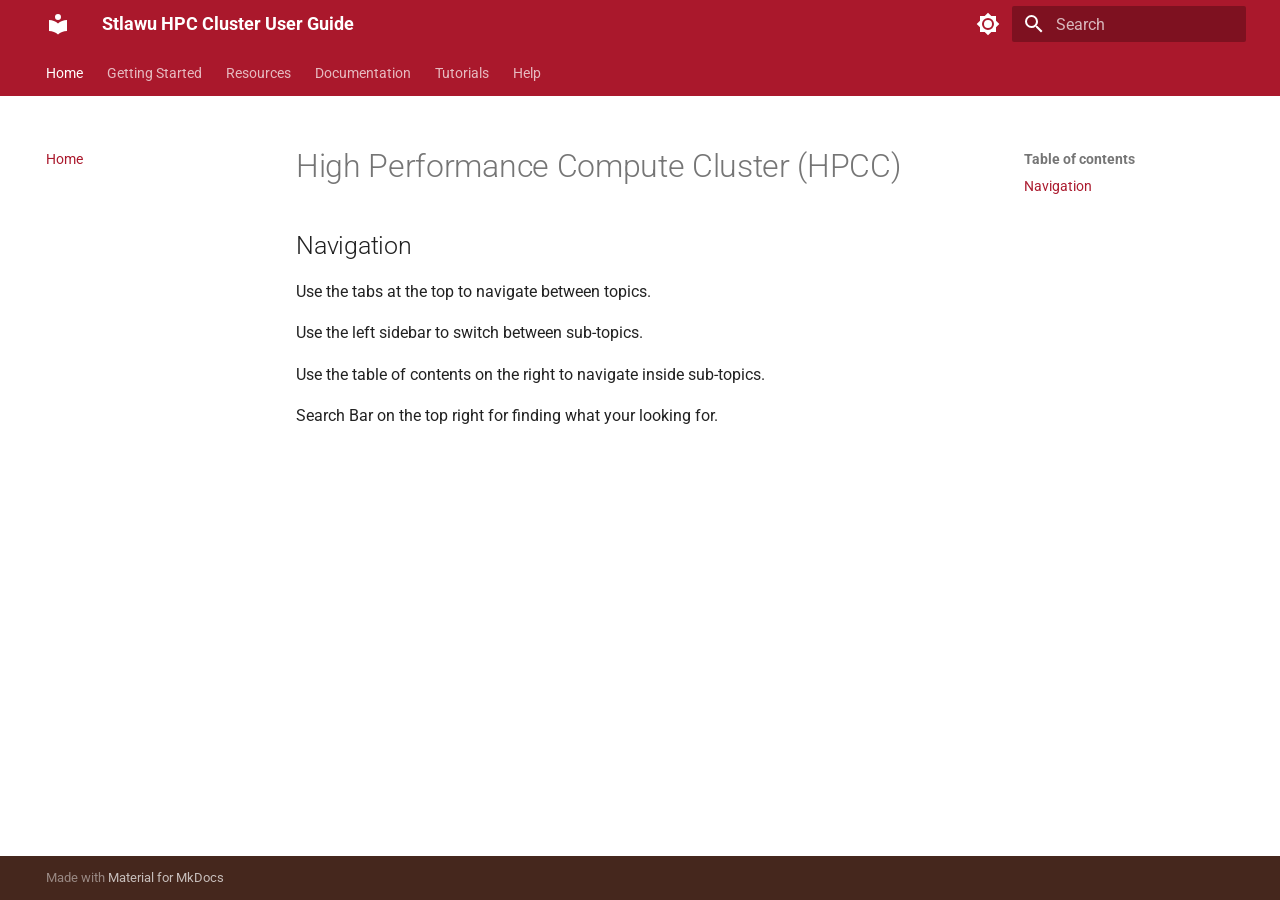
<file: index.html>
<!doctype html>
<html lang="en" class="no-js">
  <head>
    
      <meta charset="utf-8">
      <meta name="viewport" content="width=device-width,initial-scale=1">
      
      
      
      
      
        <link rel="next" href="gettingstarted/overview/">
      
      
        
      
      
      <link rel="icon" href="assets/images/favicon.png">
      <meta name="generator" content="mkdocs-1.6.1, mkdocs-material-9.7.6">
    
    
      
        <title>Stlawu HPC Cluster User Guide</title>
      
    
    
      <link rel="stylesheet" href="assets/stylesheets/main.484c7ddc.min.css">
      
        
        <link rel="stylesheet" href="assets/stylesheets/palette.ab4e12ef.min.css">
      
      


    
    
      
    
    
      
        
        
        <link rel="preconnect" href="https://fonts.gstatic.com" crossorigin>
        <link rel="stylesheet" href="https://fonts.googleapis.com/css?family=Roboto:300,300i,400,400i,700,700i%7CRoboto+Mono:400,400i,700,700i&display=fallback">
        <style>:root{--md-text-font:"Roboto";--md-code-font:"Roboto Mono"}</style>
      
    
    
      <link rel="stylesheet" href="stylesheets/extra.css">
    
    <script>__md_scope=new URL(".",location),__md_hash=e=>[...e].reduce(((e,_)=>(e<<5)-e+_.charCodeAt(0)),0),__md_get=(e,_=localStorage,t=__md_scope)=>JSON.parse(_.getItem(t.pathname+"."+e)),__md_set=(e,_,t=localStorage,a=__md_scope)=>{try{t.setItem(a.pathname+"."+e,JSON.stringify(_))}catch(e){}}</script>
    
      

    
    
  </head>
  
  
    
    
      
    
    
    
    
    <body dir="ltr" data-md-color-scheme="default" data-md-color-primary="custom" data-md-color-accent="custom">
  
    
    <input class="md-toggle" data-md-toggle="drawer" type="checkbox" id="__drawer" autocomplete="off">
    <input class="md-toggle" data-md-toggle="search" type="checkbox" id="__search" autocomplete="off">
    <label class="md-overlay" for="__drawer"></label>
    <div data-md-component="skip">
      
        
        <a href="#high-performance-compute-cluster-hpcc" class="md-skip">
          Skip to content
        </a>
      
    </div>
    <div data-md-component="announce">
      
    </div>
    
    
      

<header class="md-header" data-md-component="header">
  <nav class="md-header__inner md-grid" aria-label="Header">
    <a href="." title="Stlawu HPC Cluster User Guide" class="md-header__button md-logo" aria-label="Stlawu HPC Cluster User Guide" data-md-component="logo">
      
  
  <svg xmlns="http://www.w3.org/2000/svg" viewBox="0 0 24 24"><path d="M12 8a3 3 0 0 0 3-3 3 3 0 0 0-3-3 3 3 0 0 0-3 3 3 3 0 0 0 3 3m0 3.54C9.64 9.35 6.5 8 3 8v11c3.5 0 6.64 1.35 9 3.54 2.36-2.19 5.5-3.54 9-3.54V8c-3.5 0-6.64 1.35-9 3.54"/></svg>

    </a>
    <label class="md-header__button md-icon" for="__drawer">
      
      <svg xmlns="http://www.w3.org/2000/svg" viewBox="0 0 24 24"><path d="M3 6h18v2H3zm0 5h18v2H3zm0 5h18v2H3z"/></svg>
    </label>
    <div class="md-header__title" data-md-component="header-title">
      <div class="md-header__ellipsis">
        <div class="md-header__topic">
          <span class="md-ellipsis">
            Stlawu HPC Cluster User Guide
          </span>
        </div>
        <div class="md-header__topic" data-md-component="header-topic">
          <span class="md-ellipsis">
            
              Home
            
          </span>
        </div>
      </div>
    </div>
    
      
        <form class="md-header__option" data-md-component="palette">
  
    
    
    
    <input class="md-option" data-md-color-media="(prefers-color-scheme: light)" data-md-color-scheme="default" data-md-color-primary="custom" data-md-color-accent="custom"  aria-label="Switch to dark mode"  type="radio" name="__palette" id="__palette_0">
    
      <label class="md-header__button md-icon" title="Switch to dark mode" for="__palette_1" hidden>
        <svg xmlns="http://www.w3.org/2000/svg" viewBox="0 0 24 24"><path d="M12 8a4 4 0 0 0-4 4 4 4 0 0 0 4 4 4 4 0 0 0 4-4 4 4 0 0 0-4-4m0 10a6 6 0 0 1-6-6 6 6 0 0 1 6-6 6 6 0 0 1 6 6 6 6 0 0 1-6 6m8-9.31V4h-4.69L12 .69 8.69 4H4v4.69L.69 12 4 15.31V20h4.69L12 23.31 15.31 20H20v-4.69L23.31 12z"/></svg>
      </label>
    
  
    
    
    
    <input class="md-option" data-md-color-media="(prefers-color-scheme: dark)" data-md-color-scheme="slate" data-md-color-primary="custom" data-md-color-accent="custom"  aria-label="Switch to light mode"  type="radio" name="__palette" id="__palette_1">
    
      <label class="md-header__button md-icon" title="Switch to light mode" for="__palette_0" hidden>
        <svg xmlns="http://www.w3.org/2000/svg" viewBox="0 0 24 24"><path d="M12 18c-.89 0-1.74-.2-2.5-.55C11.56 16.5 13 14.42 13 12s-1.44-4.5-3.5-5.45C10.26 6.2 11.11 6 12 6a6 6 0 0 1 6 6 6 6 0 0 1-6 6m8-9.31V4h-4.69L12 .69 8.69 4H4v4.69L.69 12 4 15.31V20h4.69L12 23.31 15.31 20H20v-4.69L23.31 12z"/></svg>
      </label>
    
  
</form>
      
    
    
      <script>var palette=__md_get("__palette");if(palette&&palette.color){if("(prefers-color-scheme)"===palette.color.media){var media=matchMedia("(prefers-color-scheme: light)"),input=document.querySelector(media.matches?"[data-md-color-media='(prefers-color-scheme: light)']":"[data-md-color-media='(prefers-color-scheme: dark)']");palette.color.media=input.getAttribute("data-md-color-media"),palette.color.scheme=input.getAttribute("data-md-color-scheme"),palette.color.primary=input.getAttribute("data-md-color-primary"),palette.color.accent=input.getAttribute("data-md-color-accent")}for(var[key,value]of Object.entries(palette.color))document.body.setAttribute("data-md-color-"+key,value)}</script>
    
    
    
      
      
        <label class="md-header__button md-icon" for="__search">
          
          <svg xmlns="http://www.w3.org/2000/svg" viewBox="0 0 24 24"><path d="M9.5 3A6.5 6.5 0 0 1 16 9.5c0 1.61-.59 3.09-1.56 4.23l.27.27h.79l5 5-1.5 1.5-5-5v-.79l-.27-.27A6.52 6.52 0 0 1 9.5 16 6.5 6.5 0 0 1 3 9.5 6.5 6.5 0 0 1 9.5 3m0 2C7 5 5 7 5 9.5S7 14 9.5 14 14 12 14 9.5 12 5 9.5 5"/></svg>
        </label>
        <div class="md-search" data-md-component="search" role="dialog">
  <label class="md-search__overlay" for="__search"></label>
  <div class="md-search__inner" role="search">
    <form class="md-search__form" name="search">
      <input type="text" class="md-search__input" name="query" aria-label="Search" placeholder="Search" autocapitalize="off" autocorrect="off" autocomplete="off" spellcheck="false" data-md-component="search-query" required>
      <label class="md-search__icon md-icon" for="__search">
        
        <svg xmlns="http://www.w3.org/2000/svg" viewBox="0 0 24 24"><path d="M9.5 3A6.5 6.5 0 0 1 16 9.5c0 1.61-.59 3.09-1.56 4.23l.27.27h.79l5 5-1.5 1.5-5-5v-.79l-.27-.27A6.52 6.52 0 0 1 9.5 16 6.5 6.5 0 0 1 3 9.5 6.5 6.5 0 0 1 9.5 3m0 2C7 5 5 7 5 9.5S7 14 9.5 14 14 12 14 9.5 12 5 9.5 5"/></svg>
        
        <svg xmlns="http://www.w3.org/2000/svg" viewBox="0 0 24 24"><path d="M20 11v2H8l5.5 5.5-1.42 1.42L4.16 12l7.92-7.92L13.5 5.5 8 11z"/></svg>
      </label>
      <nav class="md-search__options" aria-label="Search">
        
          <a href="javascript:void(0)" class="md-search__icon md-icon" title="Share" aria-label="Share" data-clipboard data-clipboard-text="" data-md-component="search-share" tabindex="-1">
            
            <svg xmlns="http://www.w3.org/2000/svg" viewBox="0 0 24 24"><path d="M18 16.08c-.76 0-1.44.3-1.96.77L8.91 12.7c.05-.23.09-.46.09-.7s-.04-.47-.09-.7l7.05-4.11c.54.5 1.25.81 2.04.81a3 3 0 0 0 3-3 3 3 0 0 0-3-3 3 3 0 0 0-3 3c0 .24.04.47.09.7L8.04 9.81C7.5 9.31 6.79 9 6 9a3 3 0 0 0-3 3 3 3 0 0 0 3 3c.79 0 1.5-.31 2.04-.81l7.12 4.15c-.05.21-.08.43-.08.66 0 1.61 1.31 2.91 2.92 2.91s2.92-1.3 2.92-2.91A2.92 2.92 0 0 0 18 16.08"/></svg>
          </a>
        
        <button type="reset" class="md-search__icon md-icon" title="Clear" aria-label="Clear" tabindex="-1">
          
          <svg xmlns="http://www.w3.org/2000/svg" viewBox="0 0 24 24"><path d="M19 6.41 17.59 5 12 10.59 6.41 5 5 6.41 10.59 12 5 17.59 6.41 19 12 13.41 17.59 19 19 17.59 13.41 12z"/></svg>
        </button>
      </nav>
      
    </form>
    <div class="md-search__output">
      <div class="md-search__scrollwrap" tabindex="0" data-md-scrollfix>
        <div class="md-search-result" data-md-component="search-result">
          <div class="md-search-result__meta">
            Initializing search
          </div>
          <ol class="md-search-result__list" role="presentation"></ol>
        </div>
      </div>
    </div>
  </div>
</div>
      
    
    
  </nav>
  
</header>
    
    <div class="md-container" data-md-component="container">
      
      
        
          
            
<nav class="md-tabs" aria-label="Tabs" data-md-component="tabs">
  <div class="md-grid">
    <ul class="md-tabs__list">
      
        
  
  
  
    
  
  
    <li class="md-tabs__item md-tabs__item--active">
      <a href="." class="md-tabs__link">
        
  
  
    
  
  Home

      </a>
    </li>
  

      
        
  
  
  
  
    
    
      <li class="md-tabs__item">
        <a href="gettingstarted/overview/" class="md-tabs__link">
          
  
  
  Getting Started

        </a>
      </li>
    
  

      
        
  
  
  
  
    
    
      <li class="md-tabs__item">
        <a href="resources/clusterinfo/" class="md-tabs__link">
          
  
  
  Resources

        </a>
      </li>
    
  

      
        
  
  
  
  
    
    
      <li class="md-tabs__item">
        <a href="documentation/documentation/" class="md-tabs__link">
          
  
  
  Documentation

        </a>
      </li>
    
  

      
        
  
  
  
  
    
    
      <li class="md-tabs__item">
        <a href="tutorials/submitjob/" class="md-tabs__link">
          
  
  
  Tutorials

        </a>
      </li>
    
  

      
        
  
  
  
  
    <li class="md-tabs__item">
      <a href="help/" class="md-tabs__link">
        
  
  
    
  
  Help

      </a>
    </li>
  

      
    </ul>
  </div>
</nav>
          
        
      
      <main class="md-main" data-md-component="main">
        <div class="md-main__inner md-grid">
          
            
              
              <div class="md-sidebar md-sidebar--primary" data-md-component="sidebar" data-md-type="navigation" >
                <div class="md-sidebar__scrollwrap">
                  <div class="md-sidebar__inner">
                    


  


<nav class="md-nav md-nav--primary md-nav--lifted" aria-label="Navigation" data-md-level="0">
  <label class="md-nav__title" for="__drawer">
    <a href="." title="Stlawu HPC Cluster User Guide" class="md-nav__button md-logo" aria-label="Stlawu HPC Cluster User Guide" data-md-component="logo">
      
  
  <svg xmlns="http://www.w3.org/2000/svg" viewBox="0 0 24 24"><path d="M12 8a3 3 0 0 0 3-3 3 3 0 0 0-3-3 3 3 0 0 0-3 3 3 3 0 0 0 3 3m0 3.54C9.64 9.35 6.5 8 3 8v11c3.5 0 6.64 1.35 9 3.54 2.36-2.19 5.5-3.54 9-3.54V8c-3.5 0-6.64 1.35-9 3.54"/></svg>

    </a>
    Stlawu HPC Cluster User Guide
  </label>
  
  <ul class="md-nav__list" data-md-scrollfix>
    
      
      
  
  
    
  
  
  
    <li class="md-nav__item md-nav__item--active">
      
      <input class="md-nav__toggle md-toggle" type="checkbox" id="__toc">
      
      
        
      
      
        <label class="md-nav__link md-nav__link--active" for="__toc">
          
  
  
  <span class="md-ellipsis">
    
  
    Home
  

    
  </span>
  
  

          <span class="md-nav__icon md-icon"></span>
        </label>
      
      <a href="." class="md-nav__link md-nav__link--active">
        
  
  
  <span class="md-ellipsis">
    
  
    Home
  

    
  </span>
  
  

      </a>
      
        

<nav class="md-nav md-nav--secondary" aria-label="Table of contents">
  
  
  
    
  
  
    <label class="md-nav__title" for="__toc">
      <span class="md-nav__icon md-icon"></span>
      Table of contents
    </label>
    <ul class="md-nav__list" data-md-component="toc" data-md-scrollfix>
      
        <li class="md-nav__item">
  <a href="#navigation" class="md-nav__link">
    <span class="md-ellipsis">
      
        Navigation
      
    </span>
  </a>
  
</li>
      
    </ul>
  
</nav>
      
    </li>
  

    
      
      
  
  
  
  
    
    
    
    
      
      
        
      
    
    
    <li class="md-nav__item md-nav__item--nested">
      
        
        
          
        
        <input class="md-nav__toggle md-toggle md-toggle--indeterminate" type="checkbox" id="__nav_2" >
        
          
          <label class="md-nav__link" for="__nav_2" id="__nav_2_label" tabindex="0">
            
  
  
  <span class="md-ellipsis">
    
  
    Getting Started
  

    
  </span>
  
  

            <span class="md-nav__icon md-icon"></span>
          </label>
        
        <nav class="md-nav" data-md-level="1" aria-labelledby="__nav_2_label" aria-expanded="false">
          <label class="md-nav__title" for="__nav_2">
            <span class="md-nav__icon md-icon"></span>
            
  
    Getting Started
  

          </label>
          <ul class="md-nav__list" data-md-scrollfix>
            
              
                
  
  
  
  
    <li class="md-nav__item">
      <a href="gettingstarted/overview/" class="md-nav__link">
        
  
  
  <span class="md-ellipsis">
    
  
    Overview
  

    
  </span>
  
  

      </a>
    </li>
  

              
            
              
                
  
  
  
  
    <li class="md-nav__item">
      <a href="gettingstarted/loggingin/" class="md-nav__link">
        
  
  
  <span class="md-ellipsis">
    
  
    Logging in
  

    
  </span>
  
  

      </a>
    </li>
  

              
            
              
                
  
  
  
  
    <li class="md-nav__item">
      <a href="gettingstarted/copyingfiles/" class="md-nav__link">
        
  
  
  <span class="md-ellipsis">
    
  
    Copying Files
  

    
  </span>
  
  

      </a>
    </li>
  

              
            
          </ul>
        </nav>
      
    </li>
  

    
      
      
  
  
  
  
    
    
    
    
      
      
        
      
    
    
    <li class="md-nav__item md-nav__item--nested">
      
        
        
          
        
        <input class="md-nav__toggle md-toggle md-toggle--indeterminate" type="checkbox" id="__nav_3" >
        
          
          <label class="md-nav__link" for="__nav_3" id="__nav_3_label" tabindex="0">
            
  
  
  <span class="md-ellipsis">
    
  
    Resources
  

    
  </span>
  
  

            <span class="md-nav__icon md-icon"></span>
          </label>
        
        <nav class="md-nav" data-md-level="1" aria-labelledby="__nav_3_label" aria-expanded="false">
          <label class="md-nav__title" for="__nav_3">
            <span class="md-nav__icon md-icon"></span>
            
  
    Resources
  

          </label>
          <ul class="md-nav__list" data-md-scrollfix>
            
              
                
  
  
  
  
    <li class="md-nav__item">
      <a href="resources/clusterinfo/" class="md-nav__link">
        
  
  
  <span class="md-ellipsis">
    
  
    Cluster Info
  

    
  </span>
  
  

      </a>
    </li>
  

              
            
              
                
  
  
  
  
    <li class="md-nav__item">
      <a href="resources/monitoring/" class="md-nav__link">
        
  
  
  <span class="md-ellipsis">
    
  
    Monitoring Software
  

    
  </span>
  
  

      </a>
    </li>
  

              
            
          </ul>
        </nav>
      
    </li>
  

    
      
      
  
  
  
  
    
    
    
    
      
      
        
      
    
    
    <li class="md-nav__item md-nav__item--nested">
      
        
        
          
        
        <input class="md-nav__toggle md-toggle md-toggle--indeterminate" type="checkbox" id="__nav_4" >
        
          
          <label class="md-nav__link" for="__nav_4" id="__nav_4_label" tabindex="0">
            
  
  
  <span class="md-ellipsis">
    
  
    Documentation
  

    
  </span>
  
  

            <span class="md-nav__icon md-icon"></span>
          </label>
        
        <nav class="md-nav" data-md-level="1" aria-labelledby="__nav_4_label" aria-expanded="false">
          <label class="md-nav__title" for="__nav_4">
            <span class="md-nav__icon md-icon"></span>
            
  
    Documentation
  

          </label>
          <ul class="md-nav__list" data-md-scrollfix>
            
              
                
  
  
  
  
    <li class="md-nav__item">
      <a href="documentation/documentation/" class="md-nav__link">
        
  
  
  <span class="md-ellipsis">
    
  
    Slurm Tutorial
  

    
  </span>
  
  

      </a>
    </li>
  

              
            
          </ul>
        </nav>
      
    </li>
  

    
      
      
  
  
  
  
    
    
    
    
      
      
        
      
    
    
    <li class="md-nav__item md-nav__item--nested">
      
        
        
          
        
        <input class="md-nav__toggle md-toggle md-toggle--indeterminate" type="checkbox" id="__nav_5" >
        
          
          <label class="md-nav__link" for="__nav_5" id="__nav_5_label" tabindex="0">
            
  
  
  <span class="md-ellipsis">
    
  
    Tutorials
  

    
  </span>
  
  

            <span class="md-nav__icon md-icon"></span>
          </label>
        
        <nav class="md-nav" data-md-level="1" aria-labelledby="__nav_5_label" aria-expanded="false">
          <label class="md-nav__title" for="__nav_5">
            <span class="md-nav__icon md-icon"></span>
            
  
    Tutorials
  

          </label>
          <ul class="md-nav__list" data-md-scrollfix>
            
              
                
  
  
  
  
    <li class="md-nav__item">
      <a href="tutorials/submitjob/" class="md-nav__link">
        
  
  
  <span class="md-ellipsis">
    
  
    Submitting a Job
  

    
  </span>
  
  

      </a>
    </li>
  

              
            
              
                
  
  
  
  
    <li class="md-nav__item">
      <a href="tutorials/tensorcpu/" class="md-nav__link">
        
  
  
  <span class="md-ellipsis">
    
  
    Tensorflow CPU
  

    
  </span>
  
  

      </a>
    </li>
  

              
            
              
                
  
  
  
  
    <li class="md-nav__item">
      <a href="tutorials/tensorgpu/" class="md-nav__link">
        
  
  
  <span class="md-ellipsis">
    
  
    Tensorflow GPU
  

    
  </span>
  
  

      </a>
    </li>
  

              
            
              
                
  
  
  
  
    <li class="md-nav__item">
      <a href="tutorials/pytorch/" class="md-nav__link">
        
  
  
  <span class="md-ellipsis">
    
  
    PyTorch
  

    
  </span>
  
  

      </a>
    </li>
  

              
            
              
                
  
  
  
  
    <li class="md-nav__item">
      <a href="r.md" class="md-nav__link">
        
  
  
  <span class="md-ellipsis">
    
  
    R
  

    
  </span>
  
  

      </a>
    </li>
  

              
            
          </ul>
        </nav>
      
    </li>
  

    
      
      
  
  
  
  
    <li class="md-nav__item">
      <a href="help/" class="md-nav__link">
        
  
  
  <span class="md-ellipsis">
    
  
    Help
  

    
  </span>
  
  

      </a>
    </li>
  

    
  </ul>
</nav>
                  </div>
                </div>
              </div>
            
            
              
              <div class="md-sidebar md-sidebar--secondary" data-md-component="sidebar" data-md-type="toc" >
                <div class="md-sidebar__scrollwrap">
                  <div class="md-sidebar__inner">
                    

<nav class="md-nav md-nav--secondary" aria-label="Table of contents">
  
  
  
    
  
  
    <label class="md-nav__title" for="__toc">
      <span class="md-nav__icon md-icon"></span>
      Table of contents
    </label>
    <ul class="md-nav__list" data-md-component="toc" data-md-scrollfix>
      
        <li class="md-nav__item">
  <a href="#navigation" class="md-nav__link">
    <span class="md-ellipsis">
      
        Navigation
      
    </span>
  </a>
  
</li>
      
    </ul>
  
</nav>
                  </div>
                </div>
              </div>
            
          
          
            <div class="md-content" data-md-component="content">
              
              <article class="md-content__inner md-typeset">
                
                  



<h1 id="high-performance-compute-cluster-hpcc">High Performance Compute Cluster (HPCC)</h1>
<h2 id="navigation">Navigation</h2>
<p>Use the tabs at the top to navigate between topics.</p>
<p>Use the left sidebar to switch between sub-topics.</p>
<p>Use the table of contents on the right to navigate inside sub-topics.</p>
<p>Search Bar on the top right for finding what your looking for.</p>












                
              </article>
            </div>
          
          
<script>var target=document.getElementById(location.hash.slice(1));target&&target.name&&(target.checked=target.name.startsWith("__tabbed_"))</script>
        </div>
        
      </main>
      
        <footer class="md-footer">
  
  <div class="md-footer-meta md-typeset">
    <div class="md-footer-meta__inner md-grid">
      <div class="md-copyright">
  
  
    Made with
    <a href="https://squidfunk.github.io/mkdocs-material/" target="_blank" rel="noopener">
      Material for MkDocs
    </a>
  
</div>
      
    </div>
  </div>
</footer>
      
    </div>
    <div class="md-dialog" data-md-component="dialog">
      <div class="md-dialog__inner md-typeset"></div>
    </div>
    
    
    
      
      
      <script id="__config" type="application/json">{"annotate": null, "base": ".", "features": ["navigation.tabs", "navigation.sections", "navigation.expand", "search.share", "content.code.copy", "content.code.annotate"], "search": "assets/javascripts/workers/search.2c215733.min.js", "tags": null, "translations": {"clipboard.copied": "Copied to clipboard", "clipboard.copy": "Copy to clipboard", "search.result.more.one": "1 more on this page", "search.result.more.other": "# more on this page", "search.result.none": "No matching documents", "search.result.one": "1 matching document", "search.result.other": "# matching documents", "search.result.placeholder": "Type to start searching", "search.result.term.missing": "Missing", "select.version": "Select version"}, "version": null}</script>
    
    
      <script src="assets/javascripts/bundle.79ae519e.min.js"></script>
      
    
  </body>
</html>
</file>
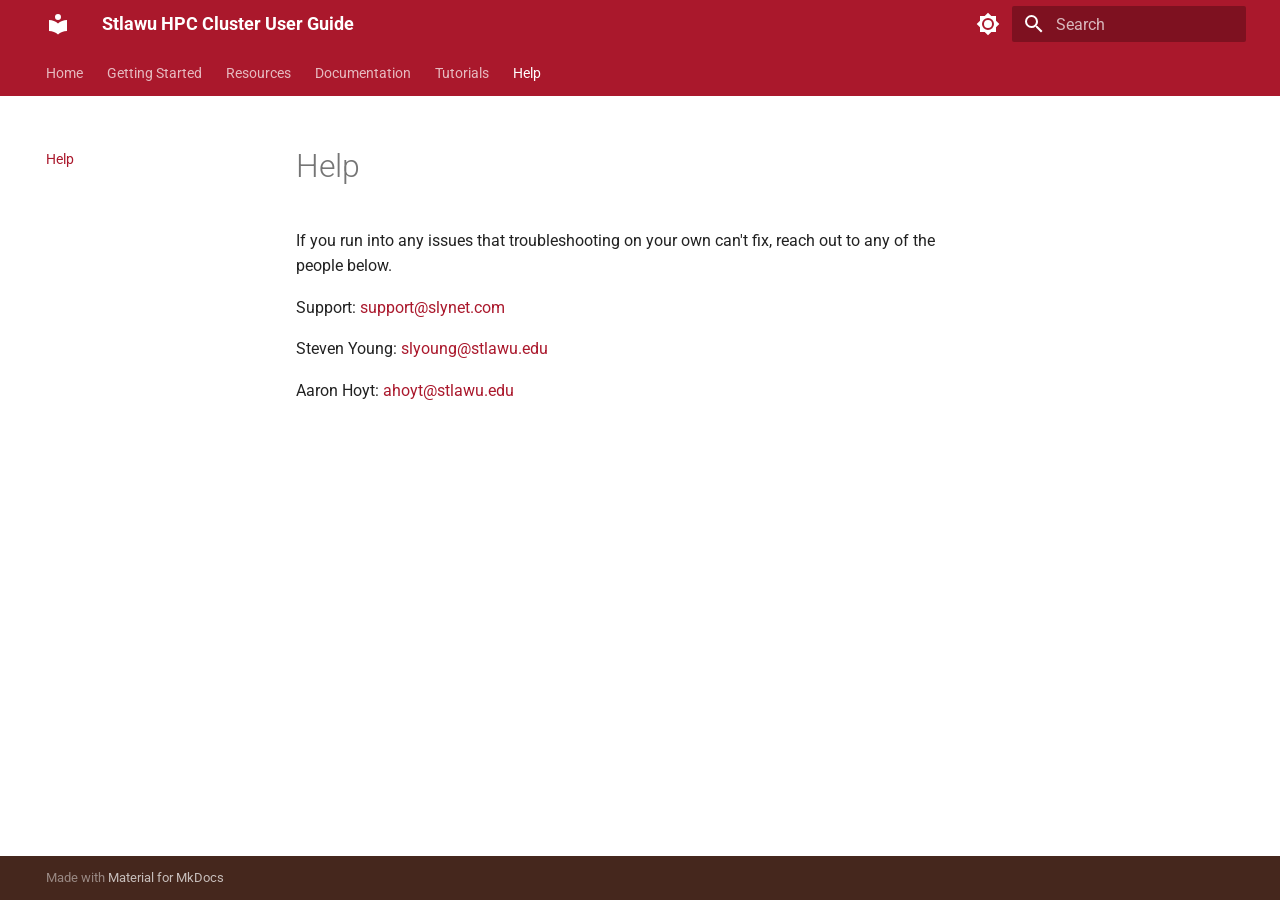
<file: help/index.html>
<!doctype html>
<html lang="en" class="no-js">
  <head>
    
      <meta charset="utf-8">
      <meta name="viewport" content="width=device-width,initial-scale=1">
      
      
      
      
        <link rel="prev" href="../tutorials/pytorch/">
      
      
      
        
      
      
      <link rel="icon" href="../assets/images/favicon.png">
      <meta name="generator" content="mkdocs-1.6.1, mkdocs-material-9.7.6">
    
    
      
        <title>Help - Stlawu HPC Cluster User Guide</title>
      
    
    
      <link rel="stylesheet" href="../assets/stylesheets/main.484c7ddc.min.css">
      
        
        <link rel="stylesheet" href="../assets/stylesheets/palette.ab4e12ef.min.css">
      
      


    
    
      
    
    
      
        
        
        <link rel="preconnect" href="https://fonts.gstatic.com" crossorigin>
        <link rel="stylesheet" href="https://fonts.googleapis.com/css?family=Roboto:300,300i,400,400i,700,700i%7CRoboto+Mono:400,400i,700,700i&display=fallback">
        <style>:root{--md-text-font:"Roboto";--md-code-font:"Roboto Mono"}</style>
      
    
    
      <link rel="stylesheet" href="../stylesheets/extra.css">
    
    <script>__md_scope=new URL("..",location),__md_hash=e=>[...e].reduce(((e,_)=>(e<<5)-e+_.charCodeAt(0)),0),__md_get=(e,_=localStorage,t=__md_scope)=>JSON.parse(_.getItem(t.pathname+"."+e)),__md_set=(e,_,t=localStorage,a=__md_scope)=>{try{t.setItem(a.pathname+"."+e,JSON.stringify(_))}catch(e){}}</script>
    
      

    
    
  </head>
  
  
    
    
      
    
    
    
    
    <body dir="ltr" data-md-color-scheme="default" data-md-color-primary="custom" data-md-color-accent="custom">
  
    
    <input class="md-toggle" data-md-toggle="drawer" type="checkbox" id="__drawer" autocomplete="off">
    <input class="md-toggle" data-md-toggle="search" type="checkbox" id="__search" autocomplete="off">
    <label class="md-overlay" for="__drawer"></label>
    <div data-md-component="skip">
      
        
        <a href="#help" class="md-skip">
          Skip to content
        </a>
      
    </div>
    <div data-md-component="announce">
      
    </div>
    
    
      

<header class="md-header" data-md-component="header">
  <nav class="md-header__inner md-grid" aria-label="Header">
    <a href=".." title="Stlawu HPC Cluster User Guide" class="md-header__button md-logo" aria-label="Stlawu HPC Cluster User Guide" data-md-component="logo">
      
  
  <svg xmlns="http://www.w3.org/2000/svg" viewBox="0 0 24 24"><path d="M12 8a3 3 0 0 0 3-3 3 3 0 0 0-3-3 3 3 0 0 0-3 3 3 3 0 0 0 3 3m0 3.54C9.64 9.35 6.5 8 3 8v11c3.5 0 6.64 1.35 9 3.54 2.36-2.19 5.5-3.54 9-3.54V8c-3.5 0-6.64 1.35-9 3.54"/></svg>

    </a>
    <label class="md-header__button md-icon" for="__drawer">
      
      <svg xmlns="http://www.w3.org/2000/svg" viewBox="0 0 24 24"><path d="M3 6h18v2H3zm0 5h18v2H3zm0 5h18v2H3z"/></svg>
    </label>
    <div class="md-header__title" data-md-component="header-title">
      <div class="md-header__ellipsis">
        <div class="md-header__topic">
          <span class="md-ellipsis">
            Stlawu HPC Cluster User Guide
          </span>
        </div>
        <div class="md-header__topic" data-md-component="header-topic">
          <span class="md-ellipsis">
            
              Help
            
          </span>
        </div>
      </div>
    </div>
    
      
        <form class="md-header__option" data-md-component="palette">
  
    
    
    
    <input class="md-option" data-md-color-media="(prefers-color-scheme: light)" data-md-color-scheme="default" data-md-color-primary="custom" data-md-color-accent="custom"  aria-label="Switch to dark mode"  type="radio" name="__palette" id="__palette_0">
    
      <label class="md-header__button md-icon" title="Switch to dark mode" for="__palette_1" hidden>
        <svg xmlns="http://www.w3.org/2000/svg" viewBox="0 0 24 24"><path d="M12 8a4 4 0 0 0-4 4 4 4 0 0 0 4 4 4 4 0 0 0 4-4 4 4 0 0 0-4-4m0 10a6 6 0 0 1-6-6 6 6 0 0 1 6-6 6 6 0 0 1 6 6 6 6 0 0 1-6 6m8-9.31V4h-4.69L12 .69 8.69 4H4v4.69L.69 12 4 15.31V20h4.69L12 23.31 15.31 20H20v-4.69L23.31 12z"/></svg>
      </label>
    
  
    
    
    
    <input class="md-option" data-md-color-media="(prefers-color-scheme: dark)" data-md-color-scheme="slate" data-md-color-primary="custom" data-md-color-accent="custom"  aria-label="Switch to light mode"  type="radio" name="__palette" id="__palette_1">
    
      <label class="md-header__button md-icon" title="Switch to light mode" for="__palette_0" hidden>
        <svg xmlns="http://www.w3.org/2000/svg" viewBox="0 0 24 24"><path d="M12 18c-.89 0-1.74-.2-2.5-.55C11.56 16.5 13 14.42 13 12s-1.44-4.5-3.5-5.45C10.26 6.2 11.11 6 12 6a6 6 0 0 1 6 6 6 6 0 0 1-6 6m8-9.31V4h-4.69L12 .69 8.69 4H4v4.69L.69 12 4 15.31V20h4.69L12 23.31 15.31 20H20v-4.69L23.31 12z"/></svg>
      </label>
    
  
</form>
      
    
    
      <script>var palette=__md_get("__palette");if(palette&&palette.color){if("(prefers-color-scheme)"===palette.color.media){var media=matchMedia("(prefers-color-scheme: light)"),input=document.querySelector(media.matches?"[data-md-color-media='(prefers-color-scheme: light)']":"[data-md-color-media='(prefers-color-scheme: dark)']");palette.color.media=input.getAttribute("data-md-color-media"),palette.color.scheme=input.getAttribute("data-md-color-scheme"),palette.color.primary=input.getAttribute("data-md-color-primary"),palette.color.accent=input.getAttribute("data-md-color-accent")}for(var[key,value]of Object.entries(palette.color))document.body.setAttribute("data-md-color-"+key,value)}</script>
    
    
    
      
      
        <label class="md-header__button md-icon" for="__search">
          
          <svg xmlns="http://www.w3.org/2000/svg" viewBox="0 0 24 24"><path d="M9.5 3A6.5 6.5 0 0 1 16 9.5c0 1.61-.59 3.09-1.56 4.23l.27.27h.79l5 5-1.5 1.5-5-5v-.79l-.27-.27A6.52 6.52 0 0 1 9.5 16 6.5 6.5 0 0 1 3 9.5 6.5 6.5 0 0 1 9.5 3m0 2C7 5 5 7 5 9.5S7 14 9.5 14 14 12 14 9.5 12 5 9.5 5"/></svg>
        </label>
        <div class="md-search" data-md-component="search" role="dialog">
  <label class="md-search__overlay" for="__search"></label>
  <div class="md-search__inner" role="search">
    <form class="md-search__form" name="search">
      <input type="text" class="md-search__input" name="query" aria-label="Search" placeholder="Search" autocapitalize="off" autocorrect="off" autocomplete="off" spellcheck="false" data-md-component="search-query" required>
      <label class="md-search__icon md-icon" for="__search">
        
        <svg xmlns="http://www.w3.org/2000/svg" viewBox="0 0 24 24"><path d="M9.5 3A6.5 6.5 0 0 1 16 9.5c0 1.61-.59 3.09-1.56 4.23l.27.27h.79l5 5-1.5 1.5-5-5v-.79l-.27-.27A6.52 6.52 0 0 1 9.5 16 6.5 6.5 0 0 1 3 9.5 6.5 6.5 0 0 1 9.5 3m0 2C7 5 5 7 5 9.5S7 14 9.5 14 14 12 14 9.5 12 5 9.5 5"/></svg>
        
        <svg xmlns="http://www.w3.org/2000/svg" viewBox="0 0 24 24"><path d="M20 11v2H8l5.5 5.5-1.42 1.42L4.16 12l7.92-7.92L13.5 5.5 8 11z"/></svg>
      </label>
      <nav class="md-search__options" aria-label="Search">
        
          <a href="javascript:void(0)" class="md-search__icon md-icon" title="Share" aria-label="Share" data-clipboard data-clipboard-text="" data-md-component="search-share" tabindex="-1">
            
            <svg xmlns="http://www.w3.org/2000/svg" viewBox="0 0 24 24"><path d="M18 16.08c-.76 0-1.44.3-1.96.77L8.91 12.7c.05-.23.09-.46.09-.7s-.04-.47-.09-.7l7.05-4.11c.54.5 1.25.81 2.04.81a3 3 0 0 0 3-3 3 3 0 0 0-3-3 3 3 0 0 0-3 3c0 .24.04.47.09.7L8.04 9.81C7.5 9.31 6.79 9 6 9a3 3 0 0 0-3 3 3 3 0 0 0 3 3c.79 0 1.5-.31 2.04-.81l7.12 4.15c-.05.21-.08.43-.08.66 0 1.61 1.31 2.91 2.92 2.91s2.92-1.3 2.92-2.91A2.92 2.92 0 0 0 18 16.08"/></svg>
          </a>
        
        <button type="reset" class="md-search__icon md-icon" title="Clear" aria-label="Clear" tabindex="-1">
          
          <svg xmlns="http://www.w3.org/2000/svg" viewBox="0 0 24 24"><path d="M19 6.41 17.59 5 12 10.59 6.41 5 5 6.41 10.59 12 5 17.59 6.41 19 12 13.41 17.59 19 19 17.59 13.41 12z"/></svg>
        </button>
      </nav>
      
    </form>
    <div class="md-search__output">
      <div class="md-search__scrollwrap" tabindex="0" data-md-scrollfix>
        <div class="md-search-result" data-md-component="search-result">
          <div class="md-search-result__meta">
            Initializing search
          </div>
          <ol class="md-search-result__list" role="presentation"></ol>
        </div>
      </div>
    </div>
  </div>
</div>
      
    
    
  </nav>
  
</header>
    
    <div class="md-container" data-md-component="container">
      
      
        
          
            
<nav class="md-tabs" aria-label="Tabs" data-md-component="tabs">
  <div class="md-grid">
    <ul class="md-tabs__list">
      
        
  
  
  
  
    <li class="md-tabs__item">
      <a href=".." class="md-tabs__link">
        
  
  
    
  
  Home

      </a>
    </li>
  

      
        
  
  
  
  
    
    
      <li class="md-tabs__item">
        <a href="../gettingstarted/overview/" class="md-tabs__link">
          
  
  
  Getting Started

        </a>
      </li>
    
  

      
        
  
  
  
  
    
    
      <li class="md-tabs__item">
        <a href="../resources/clusterinfo/" class="md-tabs__link">
          
  
  
  Resources

        </a>
      </li>
    
  

      
        
  
  
  
  
    
    
      <li class="md-tabs__item">
        <a href="../documentation/documentation/" class="md-tabs__link">
          
  
  
  Documentation

        </a>
      </li>
    
  

      
        
  
  
  
  
    
    
      <li class="md-tabs__item">
        <a href="../tutorials/submitjob/" class="md-tabs__link">
          
  
  
  Tutorials

        </a>
      </li>
    
  

      
        
  
  
  
    
  
  
    <li class="md-tabs__item md-tabs__item--active">
      <a href="./" class="md-tabs__link">
        
  
  
    
  
  Help

      </a>
    </li>
  

      
    </ul>
  </div>
</nav>
          
        
      
      <main class="md-main" data-md-component="main">
        <div class="md-main__inner md-grid">
          
            
              
              <div class="md-sidebar md-sidebar--primary" data-md-component="sidebar" data-md-type="navigation" >
                <div class="md-sidebar__scrollwrap">
                  <div class="md-sidebar__inner">
                    


  


<nav class="md-nav md-nav--primary md-nav--lifted" aria-label="Navigation" data-md-level="0">
  <label class="md-nav__title" for="__drawer">
    <a href=".." title="Stlawu HPC Cluster User Guide" class="md-nav__button md-logo" aria-label="Stlawu HPC Cluster User Guide" data-md-component="logo">
      
  
  <svg xmlns="http://www.w3.org/2000/svg" viewBox="0 0 24 24"><path d="M12 8a3 3 0 0 0 3-3 3 3 0 0 0-3-3 3 3 0 0 0-3 3 3 3 0 0 0 3 3m0 3.54C9.64 9.35 6.5 8 3 8v11c3.5 0 6.64 1.35 9 3.54 2.36-2.19 5.5-3.54 9-3.54V8c-3.5 0-6.64 1.35-9 3.54"/></svg>

    </a>
    Stlawu HPC Cluster User Guide
  </label>
  
  <ul class="md-nav__list" data-md-scrollfix>
    
      
      
  
  
  
  
    <li class="md-nav__item">
      <a href=".." class="md-nav__link">
        
  
  
  <span class="md-ellipsis">
    
  
    Home
  

    
  </span>
  
  

      </a>
    </li>
  

    
      
      
  
  
  
  
    
    
    
    
      
      
        
      
    
    
    <li class="md-nav__item md-nav__item--nested">
      
        
        
          
        
        <input class="md-nav__toggle md-toggle md-toggle--indeterminate" type="checkbox" id="__nav_2" >
        
          
          <label class="md-nav__link" for="__nav_2" id="__nav_2_label" tabindex="0">
            
  
  
  <span class="md-ellipsis">
    
  
    Getting Started
  

    
  </span>
  
  

            <span class="md-nav__icon md-icon"></span>
          </label>
        
        <nav class="md-nav" data-md-level="1" aria-labelledby="__nav_2_label" aria-expanded="false">
          <label class="md-nav__title" for="__nav_2">
            <span class="md-nav__icon md-icon"></span>
            
  
    Getting Started
  

          </label>
          <ul class="md-nav__list" data-md-scrollfix>
            
              
                
  
  
  
  
    <li class="md-nav__item">
      <a href="../gettingstarted/overview/" class="md-nav__link">
        
  
  
  <span class="md-ellipsis">
    
  
    Overview
  

    
  </span>
  
  

      </a>
    </li>
  

              
            
              
                
  
  
  
  
    <li class="md-nav__item">
      <a href="../gettingstarted/loggingin/" class="md-nav__link">
        
  
  
  <span class="md-ellipsis">
    
  
    Logging in
  

    
  </span>
  
  

      </a>
    </li>
  

              
            
              
                
  
  
  
  
    <li class="md-nav__item">
      <a href="../gettingstarted/copyingfiles/" class="md-nav__link">
        
  
  
  <span class="md-ellipsis">
    
  
    Copying Files
  

    
  </span>
  
  

      </a>
    </li>
  

              
            
          </ul>
        </nav>
      
    </li>
  

    
      
      
  
  
  
  
    
    
    
    
      
      
        
      
    
    
    <li class="md-nav__item md-nav__item--nested">
      
        
        
          
        
        <input class="md-nav__toggle md-toggle md-toggle--indeterminate" type="checkbox" id="__nav_3" >
        
          
          <label class="md-nav__link" for="__nav_3" id="__nav_3_label" tabindex="0">
            
  
  
  <span class="md-ellipsis">
    
  
    Resources
  

    
  </span>
  
  

            <span class="md-nav__icon md-icon"></span>
          </label>
        
        <nav class="md-nav" data-md-level="1" aria-labelledby="__nav_3_label" aria-expanded="false">
          <label class="md-nav__title" for="__nav_3">
            <span class="md-nav__icon md-icon"></span>
            
  
    Resources
  

          </label>
          <ul class="md-nav__list" data-md-scrollfix>
            
              
                
  
  
  
  
    <li class="md-nav__item">
      <a href="../resources/clusterinfo/" class="md-nav__link">
        
  
  
  <span class="md-ellipsis">
    
  
    Cluster Info
  

    
  </span>
  
  

      </a>
    </li>
  

              
            
              
                
  
  
  
  
    <li class="md-nav__item">
      <a href="../resources/monitoring/" class="md-nav__link">
        
  
  
  <span class="md-ellipsis">
    
  
    Monitoring Software
  

    
  </span>
  
  

      </a>
    </li>
  

              
            
          </ul>
        </nav>
      
    </li>
  

    
      
      
  
  
  
  
    
    
    
    
      
      
        
      
    
    
    <li class="md-nav__item md-nav__item--nested">
      
        
        
          
        
        <input class="md-nav__toggle md-toggle md-toggle--indeterminate" type="checkbox" id="__nav_4" >
        
          
          <label class="md-nav__link" for="__nav_4" id="__nav_4_label" tabindex="0">
            
  
  
  <span class="md-ellipsis">
    
  
    Documentation
  

    
  </span>
  
  

            <span class="md-nav__icon md-icon"></span>
          </label>
        
        <nav class="md-nav" data-md-level="1" aria-labelledby="__nav_4_label" aria-expanded="false">
          <label class="md-nav__title" for="__nav_4">
            <span class="md-nav__icon md-icon"></span>
            
  
    Documentation
  

          </label>
          <ul class="md-nav__list" data-md-scrollfix>
            
              
                
  
  
  
  
    <li class="md-nav__item">
      <a href="../documentation/documentation/" class="md-nav__link">
        
  
  
  <span class="md-ellipsis">
    
  
    Slurm Tutorial
  

    
  </span>
  
  

      </a>
    </li>
  

              
            
          </ul>
        </nav>
      
    </li>
  

    
      
      
  
  
  
  
    
    
    
    
      
      
        
      
    
    
    <li class="md-nav__item md-nav__item--nested">
      
        
        
          
        
        <input class="md-nav__toggle md-toggle md-toggle--indeterminate" type="checkbox" id="__nav_5" >
        
          
          <label class="md-nav__link" for="__nav_5" id="__nav_5_label" tabindex="0">
            
  
  
  <span class="md-ellipsis">
    
  
    Tutorials
  

    
  </span>
  
  

            <span class="md-nav__icon md-icon"></span>
          </label>
        
        <nav class="md-nav" data-md-level="1" aria-labelledby="__nav_5_label" aria-expanded="false">
          <label class="md-nav__title" for="__nav_5">
            <span class="md-nav__icon md-icon"></span>
            
  
    Tutorials
  

          </label>
          <ul class="md-nav__list" data-md-scrollfix>
            
              
                
  
  
  
  
    <li class="md-nav__item">
      <a href="../tutorials/submitjob/" class="md-nav__link">
        
  
  
  <span class="md-ellipsis">
    
  
    Submitting a Job
  

    
  </span>
  
  

      </a>
    </li>
  

              
            
              
                
  
  
  
  
    <li class="md-nav__item">
      <a href="../tutorials/tensorcpu/" class="md-nav__link">
        
  
  
  <span class="md-ellipsis">
    
  
    Tensorflow CPU
  

    
  </span>
  
  

      </a>
    </li>
  

              
            
              
                
  
  
  
  
    <li class="md-nav__item">
      <a href="../tutorials/tensorgpu/" class="md-nav__link">
        
  
  
  <span class="md-ellipsis">
    
  
    Tensorflow GPU
  

    
  </span>
  
  

      </a>
    </li>
  

              
            
              
                
  
  
  
  
    <li class="md-nav__item">
      <a href="../tutorials/pytorch/" class="md-nav__link">
        
  
  
  <span class="md-ellipsis">
    
  
    PyTorch
  

    
  </span>
  
  

      </a>
    </li>
  

              
            
              
                
  
  
  
  
    <li class="md-nav__item">
      <a href="../r.md" class="md-nav__link">
        
  
  
  <span class="md-ellipsis">
    
  
    R
  

    
  </span>
  
  

      </a>
    </li>
  

              
            
          </ul>
        </nav>
      
    </li>
  

    
      
      
  
  
    
  
  
  
    <li class="md-nav__item md-nav__item--active">
      
      <input class="md-nav__toggle md-toggle" type="checkbox" id="__toc">
      
      
        
      
      
      <a href="./" class="md-nav__link md-nav__link--active">
        
  
  
  <span class="md-ellipsis">
    
  
    Help
  

    
  </span>
  
  

      </a>
      
    </li>
  

    
  </ul>
</nav>
                  </div>
                </div>
              </div>
            
            
              
              <div class="md-sidebar md-sidebar--secondary" data-md-component="sidebar" data-md-type="toc" >
                <div class="md-sidebar__scrollwrap">
                  <div class="md-sidebar__inner">
                    

<nav class="md-nav md-nav--secondary" aria-label="Table of contents">
  
  
  
    
  
  
</nav>
                  </div>
                </div>
              </div>
            
          
          
            <div class="md-content" data-md-component="content">
              
              <article class="md-content__inner md-typeset">
                
                  



<h1 id="help">Help</h1>
<p>If you run into any issues that troubleshooting on your own can't fix, reach out to any of the people below.</p>
<p>Support: <a href="&#109;&#97;&#105;&#108;&#116;&#111;&#58;&#115;&#117;&#112;&#112;&#111;&#114;&#116;&#64;&#115;&#108;&#121;&#110;&#101;&#116;&#46;&#99;&#111;&#109;">&#115;&#117;&#112;&#112;&#111;&#114;&#116;&#64;&#115;&#108;&#121;&#110;&#101;&#116;&#46;&#99;&#111;&#109;</a></p>
<p>Steven Young: <a href="&#109;&#97;&#105;&#108;&#116;&#111;&#58;&#115;&#108;&#121;&#111;&#117;&#110;&#103;&#64;&#115;&#116;&#108;&#97;&#119;&#117;&#46;&#101;&#100;&#117;">&#115;&#108;&#121;&#111;&#117;&#110;&#103;&#64;&#115;&#116;&#108;&#97;&#119;&#117;&#46;&#101;&#100;&#117;</a></p>
<p>Aaron Hoyt: <a href="&#109;&#97;&#105;&#108;&#116;&#111;&#58;&#97;&#104;&#111;&#121;&#116;&#64;&#115;&#116;&#108;&#97;&#119;&#117;&#46;&#101;&#100;&#117;">&#97;&#104;&#111;&#121;&#116;&#64;&#115;&#116;&#108;&#97;&#119;&#117;&#46;&#101;&#100;&#117;</a></p>












                
              </article>
            </div>
          
          
<script>var target=document.getElementById(location.hash.slice(1));target&&target.name&&(target.checked=target.name.startsWith("__tabbed_"))</script>
        </div>
        
      </main>
      
        <footer class="md-footer">
  
  <div class="md-footer-meta md-typeset">
    <div class="md-footer-meta__inner md-grid">
      <div class="md-copyright">
  
  
    Made with
    <a href="https://squidfunk.github.io/mkdocs-material/" target="_blank" rel="noopener">
      Material for MkDocs
    </a>
  
</div>
      
    </div>
  </div>
</footer>
      
    </div>
    <div class="md-dialog" data-md-component="dialog">
      <div class="md-dialog__inner md-typeset"></div>
    </div>
    
    
    
      
      
      <script id="__config" type="application/json">{"annotate": null, "base": "..", "features": ["navigation.tabs", "navigation.sections", "navigation.expand", "search.share", "content.code.copy", "content.code.annotate"], "search": "../assets/javascripts/workers/search.2c215733.min.js", "tags": null, "translations": {"clipboard.copied": "Copied to clipboard", "clipboard.copy": "Copy to clipboard", "search.result.more.one": "1 more on this page", "search.result.more.other": "# more on this page", "search.result.none": "No matching documents", "search.result.one": "1 matching document", "search.result.other": "# matching documents", "search.result.placeholder": "Type to start searching", "search.result.term.missing": "Missing", "select.version": "Select version"}, "version": null}</script>
    
    
      <script src="../assets/javascripts/bundle.79ae519e.min.js"></script>
      
    
  </body>
</html>
</file>
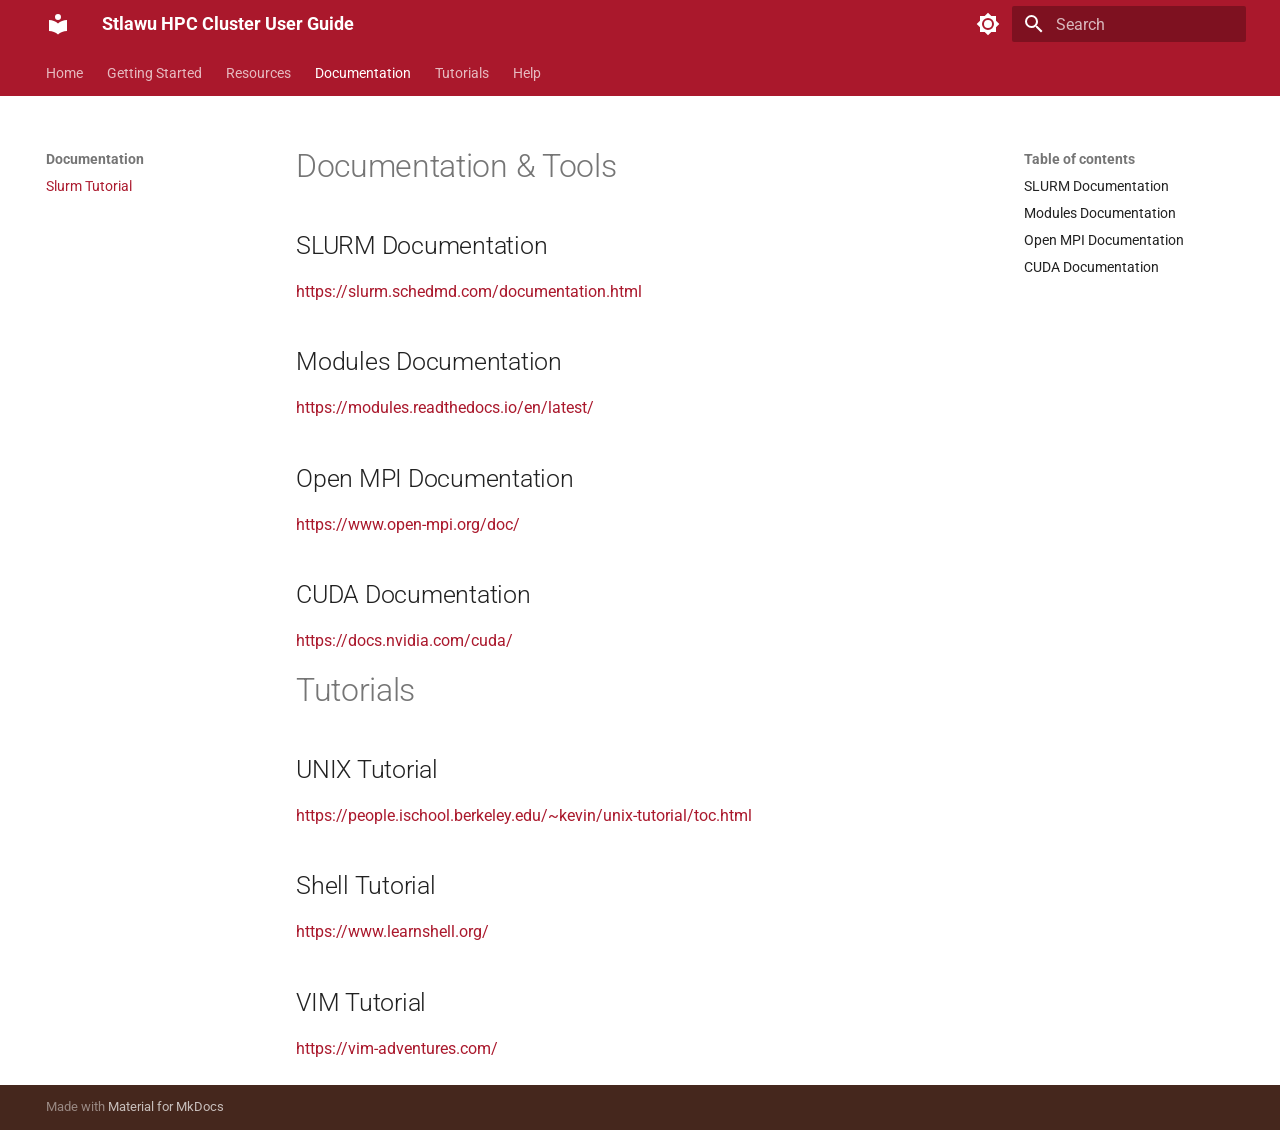
<file: documentation/documentation/index.html>
<!doctype html>
<html lang="en" class="no-js">
  <head>
    
      <meta charset="utf-8">
      <meta name="viewport" content="width=device-width,initial-scale=1">
      
      
      
      
        <link rel="prev" href="../../resources/monitoring/">
      
      
        <link rel="next" href="../../tutorials/submitjob/">
      
      
        
      
      
      <link rel="icon" href="../../assets/images/favicon.png">
      <meta name="generator" content="mkdocs-1.6.1, mkdocs-material-9.7.6">
    
    
      
        <title>Slurm Tutorial - Stlawu HPC Cluster User Guide</title>
      
    
    
      <link rel="stylesheet" href="../../assets/stylesheets/main.484c7ddc.min.css">
      
        
        <link rel="stylesheet" href="../../assets/stylesheets/palette.ab4e12ef.min.css">
      
      


    
    
      
    
    
      
        
        
        <link rel="preconnect" href="https://fonts.gstatic.com" crossorigin>
        <link rel="stylesheet" href="https://fonts.googleapis.com/css?family=Roboto:300,300i,400,400i,700,700i%7CRoboto+Mono:400,400i,700,700i&display=fallback">
        <style>:root{--md-text-font:"Roboto";--md-code-font:"Roboto Mono"}</style>
      
    
    
      <link rel="stylesheet" href="../../stylesheets/extra.css">
    
    <script>__md_scope=new URL("../..",location),__md_hash=e=>[...e].reduce(((e,_)=>(e<<5)-e+_.charCodeAt(0)),0),__md_get=(e,_=localStorage,t=__md_scope)=>JSON.parse(_.getItem(t.pathname+"."+e)),__md_set=(e,_,t=localStorage,a=__md_scope)=>{try{t.setItem(a.pathname+"."+e,JSON.stringify(_))}catch(e){}}</script>
    
      

    
    
  </head>
  
  
    
    
      
    
    
    
    
    <body dir="ltr" data-md-color-scheme="default" data-md-color-primary="custom" data-md-color-accent="custom">
  
    
    <input class="md-toggle" data-md-toggle="drawer" type="checkbox" id="__drawer" autocomplete="off">
    <input class="md-toggle" data-md-toggle="search" type="checkbox" id="__search" autocomplete="off">
    <label class="md-overlay" for="__drawer"></label>
    <div data-md-component="skip">
      
        
        <a href="#documentation-tools" class="md-skip">
          Skip to content
        </a>
      
    </div>
    <div data-md-component="announce">
      
    </div>
    
    
      

<header class="md-header" data-md-component="header">
  <nav class="md-header__inner md-grid" aria-label="Header">
    <a href="../.." title="Stlawu HPC Cluster User Guide" class="md-header__button md-logo" aria-label="Stlawu HPC Cluster User Guide" data-md-component="logo">
      
  
  <svg xmlns="http://www.w3.org/2000/svg" viewBox="0 0 24 24"><path d="M12 8a3 3 0 0 0 3-3 3 3 0 0 0-3-3 3 3 0 0 0-3 3 3 3 0 0 0 3 3m0 3.54C9.64 9.35 6.5 8 3 8v11c3.5 0 6.64 1.35 9 3.54 2.36-2.19 5.5-3.54 9-3.54V8c-3.5 0-6.64 1.35-9 3.54"/></svg>

    </a>
    <label class="md-header__button md-icon" for="__drawer">
      
      <svg xmlns="http://www.w3.org/2000/svg" viewBox="0 0 24 24"><path d="M3 6h18v2H3zm0 5h18v2H3zm0 5h18v2H3z"/></svg>
    </label>
    <div class="md-header__title" data-md-component="header-title">
      <div class="md-header__ellipsis">
        <div class="md-header__topic">
          <span class="md-ellipsis">
            Stlawu HPC Cluster User Guide
          </span>
        </div>
        <div class="md-header__topic" data-md-component="header-topic">
          <span class="md-ellipsis">
            
              Slurm Tutorial
            
          </span>
        </div>
      </div>
    </div>
    
      
        <form class="md-header__option" data-md-component="palette">
  
    
    
    
    <input class="md-option" data-md-color-media="(prefers-color-scheme: light)" data-md-color-scheme="default" data-md-color-primary="custom" data-md-color-accent="custom"  aria-label="Switch to dark mode"  type="radio" name="__palette" id="__palette_0">
    
      <label class="md-header__button md-icon" title="Switch to dark mode" for="__palette_1" hidden>
        <svg xmlns="http://www.w3.org/2000/svg" viewBox="0 0 24 24"><path d="M12 8a4 4 0 0 0-4 4 4 4 0 0 0 4 4 4 4 0 0 0 4-4 4 4 0 0 0-4-4m0 10a6 6 0 0 1-6-6 6 6 0 0 1 6-6 6 6 0 0 1 6 6 6 6 0 0 1-6 6m8-9.31V4h-4.69L12 .69 8.69 4H4v4.69L.69 12 4 15.31V20h4.69L12 23.31 15.31 20H20v-4.69L23.31 12z"/></svg>
      </label>
    
  
    
    
    
    <input class="md-option" data-md-color-media="(prefers-color-scheme: dark)" data-md-color-scheme="slate" data-md-color-primary="custom" data-md-color-accent="custom"  aria-label="Switch to light mode"  type="radio" name="__palette" id="__palette_1">
    
      <label class="md-header__button md-icon" title="Switch to light mode" for="__palette_0" hidden>
        <svg xmlns="http://www.w3.org/2000/svg" viewBox="0 0 24 24"><path d="M12 18c-.89 0-1.74-.2-2.5-.55C11.56 16.5 13 14.42 13 12s-1.44-4.5-3.5-5.45C10.26 6.2 11.11 6 12 6a6 6 0 0 1 6 6 6 6 0 0 1-6 6m8-9.31V4h-4.69L12 .69 8.69 4H4v4.69L.69 12 4 15.31V20h4.69L12 23.31 15.31 20H20v-4.69L23.31 12z"/></svg>
      </label>
    
  
</form>
      
    
    
      <script>var palette=__md_get("__palette");if(palette&&palette.color){if("(prefers-color-scheme)"===palette.color.media){var media=matchMedia("(prefers-color-scheme: light)"),input=document.querySelector(media.matches?"[data-md-color-media='(prefers-color-scheme: light)']":"[data-md-color-media='(prefers-color-scheme: dark)']");palette.color.media=input.getAttribute("data-md-color-media"),palette.color.scheme=input.getAttribute("data-md-color-scheme"),palette.color.primary=input.getAttribute("data-md-color-primary"),palette.color.accent=input.getAttribute("data-md-color-accent")}for(var[key,value]of Object.entries(palette.color))document.body.setAttribute("data-md-color-"+key,value)}</script>
    
    
    
      
      
        <label class="md-header__button md-icon" for="__search">
          
          <svg xmlns="http://www.w3.org/2000/svg" viewBox="0 0 24 24"><path d="M9.5 3A6.5 6.5 0 0 1 16 9.5c0 1.61-.59 3.09-1.56 4.23l.27.27h.79l5 5-1.5 1.5-5-5v-.79l-.27-.27A6.52 6.52 0 0 1 9.5 16 6.5 6.5 0 0 1 3 9.5 6.5 6.5 0 0 1 9.5 3m0 2C7 5 5 7 5 9.5S7 14 9.5 14 14 12 14 9.5 12 5 9.5 5"/></svg>
        </label>
        <div class="md-search" data-md-component="search" role="dialog">
  <label class="md-search__overlay" for="__search"></label>
  <div class="md-search__inner" role="search">
    <form class="md-search__form" name="search">
      <input type="text" class="md-search__input" name="query" aria-label="Search" placeholder="Search" autocapitalize="off" autocorrect="off" autocomplete="off" spellcheck="false" data-md-component="search-query" required>
      <label class="md-search__icon md-icon" for="__search">
        
        <svg xmlns="http://www.w3.org/2000/svg" viewBox="0 0 24 24"><path d="M9.5 3A6.5 6.5 0 0 1 16 9.5c0 1.61-.59 3.09-1.56 4.23l.27.27h.79l5 5-1.5 1.5-5-5v-.79l-.27-.27A6.52 6.52 0 0 1 9.5 16 6.5 6.5 0 0 1 3 9.5 6.5 6.5 0 0 1 9.5 3m0 2C7 5 5 7 5 9.5S7 14 9.5 14 14 12 14 9.5 12 5 9.5 5"/></svg>
        
        <svg xmlns="http://www.w3.org/2000/svg" viewBox="0 0 24 24"><path d="M20 11v2H8l5.5 5.5-1.42 1.42L4.16 12l7.92-7.92L13.5 5.5 8 11z"/></svg>
      </label>
      <nav class="md-search__options" aria-label="Search">
        
          <a href="javascript:void(0)" class="md-search__icon md-icon" title="Share" aria-label="Share" data-clipboard data-clipboard-text="" data-md-component="search-share" tabindex="-1">
            
            <svg xmlns="http://www.w3.org/2000/svg" viewBox="0 0 24 24"><path d="M18 16.08c-.76 0-1.44.3-1.96.77L8.91 12.7c.05-.23.09-.46.09-.7s-.04-.47-.09-.7l7.05-4.11c.54.5 1.25.81 2.04.81a3 3 0 0 0 3-3 3 3 0 0 0-3-3 3 3 0 0 0-3 3c0 .24.04.47.09.7L8.04 9.81C7.5 9.31 6.79 9 6 9a3 3 0 0 0-3 3 3 3 0 0 0 3 3c.79 0 1.5-.31 2.04-.81l7.12 4.15c-.05.21-.08.43-.08.66 0 1.61 1.31 2.91 2.92 2.91s2.92-1.3 2.92-2.91A2.92 2.92 0 0 0 18 16.08"/></svg>
          </a>
        
        <button type="reset" class="md-search__icon md-icon" title="Clear" aria-label="Clear" tabindex="-1">
          
          <svg xmlns="http://www.w3.org/2000/svg" viewBox="0 0 24 24"><path d="M19 6.41 17.59 5 12 10.59 6.41 5 5 6.41 10.59 12 5 17.59 6.41 19 12 13.41 17.59 19 19 17.59 13.41 12z"/></svg>
        </button>
      </nav>
      
    </form>
    <div class="md-search__output">
      <div class="md-search__scrollwrap" tabindex="0" data-md-scrollfix>
        <div class="md-search-result" data-md-component="search-result">
          <div class="md-search-result__meta">
            Initializing search
          </div>
          <ol class="md-search-result__list" role="presentation"></ol>
        </div>
      </div>
    </div>
  </div>
</div>
      
    
    
  </nav>
  
</header>
    
    <div class="md-container" data-md-component="container">
      
      
        
          
            
<nav class="md-tabs" aria-label="Tabs" data-md-component="tabs">
  <div class="md-grid">
    <ul class="md-tabs__list">
      
        
  
  
  
  
    <li class="md-tabs__item">
      <a href="../.." class="md-tabs__link">
        
  
  
    
  
  Home

      </a>
    </li>
  

      
        
  
  
  
  
    
    
      <li class="md-tabs__item">
        <a href="../../gettingstarted/overview/" class="md-tabs__link">
          
  
  
  Getting Started

        </a>
      </li>
    
  

      
        
  
  
  
  
    
    
      <li class="md-tabs__item">
        <a href="../../resources/clusterinfo/" class="md-tabs__link">
          
  
  
  Resources

        </a>
      </li>
    
  

      
        
  
  
  
    
  
  
    
    
      <li class="md-tabs__item md-tabs__item--active">
        <a href="./" class="md-tabs__link">
          
  
  
  Documentation

        </a>
      </li>
    
  

      
        
  
  
  
  
    
    
      <li class="md-tabs__item">
        <a href="../../tutorials/submitjob/" class="md-tabs__link">
          
  
  
  Tutorials

        </a>
      </li>
    
  

      
        
  
  
  
  
    <li class="md-tabs__item">
      <a href="../../help/" class="md-tabs__link">
        
  
  
    
  
  Help

      </a>
    </li>
  

      
    </ul>
  </div>
</nav>
          
        
      
      <main class="md-main" data-md-component="main">
        <div class="md-main__inner md-grid">
          
            
              
              <div class="md-sidebar md-sidebar--primary" data-md-component="sidebar" data-md-type="navigation" >
                <div class="md-sidebar__scrollwrap">
                  <div class="md-sidebar__inner">
                    


  


<nav class="md-nav md-nav--primary md-nav--lifted" aria-label="Navigation" data-md-level="0">
  <label class="md-nav__title" for="__drawer">
    <a href="../.." title="Stlawu HPC Cluster User Guide" class="md-nav__button md-logo" aria-label="Stlawu HPC Cluster User Guide" data-md-component="logo">
      
  
  <svg xmlns="http://www.w3.org/2000/svg" viewBox="0 0 24 24"><path d="M12 8a3 3 0 0 0 3-3 3 3 0 0 0-3-3 3 3 0 0 0-3 3 3 3 0 0 0 3 3m0 3.54C9.64 9.35 6.5 8 3 8v11c3.5 0 6.64 1.35 9 3.54 2.36-2.19 5.5-3.54 9-3.54V8c-3.5 0-6.64 1.35-9 3.54"/></svg>

    </a>
    Stlawu HPC Cluster User Guide
  </label>
  
  <ul class="md-nav__list" data-md-scrollfix>
    
      
      
  
  
  
  
    <li class="md-nav__item">
      <a href="../.." class="md-nav__link">
        
  
  
  <span class="md-ellipsis">
    
  
    Home
  

    
  </span>
  
  

      </a>
    </li>
  

    
      
      
  
  
  
  
    
    
    
    
      
      
        
      
    
    
    <li class="md-nav__item md-nav__item--nested">
      
        
        
          
        
        <input class="md-nav__toggle md-toggle md-toggle--indeterminate" type="checkbox" id="__nav_2" >
        
          
          <label class="md-nav__link" for="__nav_2" id="__nav_2_label" tabindex="0">
            
  
  
  <span class="md-ellipsis">
    
  
    Getting Started
  

    
  </span>
  
  

            <span class="md-nav__icon md-icon"></span>
          </label>
        
        <nav class="md-nav" data-md-level="1" aria-labelledby="__nav_2_label" aria-expanded="false">
          <label class="md-nav__title" for="__nav_2">
            <span class="md-nav__icon md-icon"></span>
            
  
    Getting Started
  

          </label>
          <ul class="md-nav__list" data-md-scrollfix>
            
              
                
  
  
  
  
    <li class="md-nav__item">
      <a href="../../gettingstarted/overview/" class="md-nav__link">
        
  
  
  <span class="md-ellipsis">
    
  
    Overview
  

    
  </span>
  
  

      </a>
    </li>
  

              
            
              
                
  
  
  
  
    <li class="md-nav__item">
      <a href="../../gettingstarted/loggingin/" class="md-nav__link">
        
  
  
  <span class="md-ellipsis">
    
  
    Logging in
  

    
  </span>
  
  

      </a>
    </li>
  

              
            
              
                
  
  
  
  
    <li class="md-nav__item">
      <a href="../../gettingstarted/copyingfiles/" class="md-nav__link">
        
  
  
  <span class="md-ellipsis">
    
  
    Copying Files
  

    
  </span>
  
  

      </a>
    </li>
  

              
            
          </ul>
        </nav>
      
    </li>
  

    
      
      
  
  
  
  
    
    
    
    
      
      
        
      
    
    
    <li class="md-nav__item md-nav__item--nested">
      
        
        
          
        
        <input class="md-nav__toggle md-toggle md-toggle--indeterminate" type="checkbox" id="__nav_3" >
        
          
          <label class="md-nav__link" for="__nav_3" id="__nav_3_label" tabindex="0">
            
  
  
  <span class="md-ellipsis">
    
  
    Resources
  

    
  </span>
  
  

            <span class="md-nav__icon md-icon"></span>
          </label>
        
        <nav class="md-nav" data-md-level="1" aria-labelledby="__nav_3_label" aria-expanded="false">
          <label class="md-nav__title" for="__nav_3">
            <span class="md-nav__icon md-icon"></span>
            
  
    Resources
  

          </label>
          <ul class="md-nav__list" data-md-scrollfix>
            
              
                
  
  
  
  
    <li class="md-nav__item">
      <a href="../../resources/clusterinfo/" class="md-nav__link">
        
  
  
  <span class="md-ellipsis">
    
  
    Cluster Info
  

    
  </span>
  
  

      </a>
    </li>
  

              
            
              
                
  
  
  
  
    <li class="md-nav__item">
      <a href="../../resources/monitoring/" class="md-nav__link">
        
  
  
  <span class="md-ellipsis">
    
  
    Monitoring Software
  

    
  </span>
  
  

      </a>
    </li>
  

              
            
          </ul>
        </nav>
      
    </li>
  

    
      
      
  
  
    
  
  
  
    
    
    
    
      
        
        
      
      
        
      
    
    
    <li class="md-nav__item md-nav__item--active md-nav__item--section md-nav__item--nested">
      
        
        
        <input class="md-nav__toggle md-toggle " type="checkbox" id="__nav_4" checked>
        
          
          <label class="md-nav__link" for="__nav_4" id="__nav_4_label" tabindex="">
            
  
  
  <span class="md-ellipsis">
    
  
    Documentation
  

    
  </span>
  
  

            <span class="md-nav__icon md-icon"></span>
          </label>
        
        <nav class="md-nav" data-md-level="1" aria-labelledby="__nav_4_label" aria-expanded="true">
          <label class="md-nav__title" for="__nav_4">
            <span class="md-nav__icon md-icon"></span>
            
  
    Documentation
  

          </label>
          <ul class="md-nav__list" data-md-scrollfix>
            
              
                
  
  
    
  
  
  
    <li class="md-nav__item md-nav__item--active">
      
      <input class="md-nav__toggle md-toggle" type="checkbox" id="__toc">
      
      
        
      
      
        <label class="md-nav__link md-nav__link--active" for="__toc">
          
  
  
  <span class="md-ellipsis">
    
  
    Slurm Tutorial
  

    
  </span>
  
  

          <span class="md-nav__icon md-icon"></span>
        </label>
      
      <a href="./" class="md-nav__link md-nav__link--active">
        
  
  
  <span class="md-ellipsis">
    
  
    Slurm Tutorial
  

    
  </span>
  
  

      </a>
      
        

<nav class="md-nav md-nav--secondary" aria-label="Table of contents">
  
  
  
    
  
  
    <label class="md-nav__title" for="__toc">
      <span class="md-nav__icon md-icon"></span>
      Table of contents
    </label>
    <ul class="md-nav__list" data-md-component="toc" data-md-scrollfix>
      
        <li class="md-nav__item">
  <a href="#slurm-documentation" class="md-nav__link">
    <span class="md-ellipsis">
      
        SLURM Documentation
      
    </span>
  </a>
  
</li>
      
        <li class="md-nav__item">
  <a href="#modules-documentation" class="md-nav__link">
    <span class="md-ellipsis">
      
        Modules Documentation
      
    </span>
  </a>
  
</li>
      
        <li class="md-nav__item">
  <a href="#open-mpi-documentation" class="md-nav__link">
    <span class="md-ellipsis">
      
        Open MPI Documentation
      
    </span>
  </a>
  
</li>
      
        <li class="md-nav__item">
  <a href="#cuda-documentation" class="md-nav__link">
    <span class="md-ellipsis">
      
        CUDA Documentation
      
    </span>
  </a>
  
</li>
      
    </ul>
  
</nav>
      
    </li>
  

              
            
          </ul>
        </nav>
      
    </li>
  

    
      
      
  
  
  
  
    
    
    
    
      
      
        
      
    
    
    <li class="md-nav__item md-nav__item--nested">
      
        
        
          
        
        <input class="md-nav__toggle md-toggle md-toggle--indeterminate" type="checkbox" id="__nav_5" >
        
          
          <label class="md-nav__link" for="__nav_5" id="__nav_5_label" tabindex="0">
            
  
  
  <span class="md-ellipsis">
    
  
    Tutorials
  

    
  </span>
  
  

            <span class="md-nav__icon md-icon"></span>
          </label>
        
        <nav class="md-nav" data-md-level="1" aria-labelledby="__nav_5_label" aria-expanded="false">
          <label class="md-nav__title" for="__nav_5">
            <span class="md-nav__icon md-icon"></span>
            
  
    Tutorials
  

          </label>
          <ul class="md-nav__list" data-md-scrollfix>
            
              
                
  
  
  
  
    <li class="md-nav__item">
      <a href="../../tutorials/submitjob/" class="md-nav__link">
        
  
  
  <span class="md-ellipsis">
    
  
    Submitting a Job
  

    
  </span>
  
  

      </a>
    </li>
  

              
            
              
                
  
  
  
  
    <li class="md-nav__item">
      <a href="../../tutorials/tensorcpu/" class="md-nav__link">
        
  
  
  <span class="md-ellipsis">
    
  
    Tensorflow CPU
  

    
  </span>
  
  

      </a>
    </li>
  

              
            
              
                
  
  
  
  
    <li class="md-nav__item">
      <a href="../../tutorials/tensorgpu/" class="md-nav__link">
        
  
  
  <span class="md-ellipsis">
    
  
    Tensorflow GPU
  

    
  </span>
  
  

      </a>
    </li>
  

              
            
              
                
  
  
  
  
    <li class="md-nav__item">
      <a href="../../tutorials/pytorch/" class="md-nav__link">
        
  
  
  <span class="md-ellipsis">
    
  
    PyTorch
  

    
  </span>
  
  

      </a>
    </li>
  

              
            
              
                
  
  
  
  
    <li class="md-nav__item">
      <a href="../../r.md" class="md-nav__link">
        
  
  
  <span class="md-ellipsis">
    
  
    R
  

    
  </span>
  
  

      </a>
    </li>
  

              
            
          </ul>
        </nav>
      
    </li>
  

    
      
      
  
  
  
  
    <li class="md-nav__item">
      <a href="../../help/" class="md-nav__link">
        
  
  
  <span class="md-ellipsis">
    
  
    Help
  

    
  </span>
  
  

      </a>
    </li>
  

    
  </ul>
</nav>
                  </div>
                </div>
              </div>
            
            
              
              <div class="md-sidebar md-sidebar--secondary" data-md-component="sidebar" data-md-type="toc" >
                <div class="md-sidebar__scrollwrap">
                  <div class="md-sidebar__inner">
                    

<nav class="md-nav md-nav--secondary" aria-label="Table of contents">
  
  
  
    
  
  
    <label class="md-nav__title" for="__toc">
      <span class="md-nav__icon md-icon"></span>
      Table of contents
    </label>
    <ul class="md-nav__list" data-md-component="toc" data-md-scrollfix>
      
        <li class="md-nav__item">
  <a href="#slurm-documentation" class="md-nav__link">
    <span class="md-ellipsis">
      
        SLURM Documentation
      
    </span>
  </a>
  
</li>
      
        <li class="md-nav__item">
  <a href="#modules-documentation" class="md-nav__link">
    <span class="md-ellipsis">
      
        Modules Documentation
      
    </span>
  </a>
  
</li>
      
        <li class="md-nav__item">
  <a href="#open-mpi-documentation" class="md-nav__link">
    <span class="md-ellipsis">
      
        Open MPI Documentation
      
    </span>
  </a>
  
</li>
      
        <li class="md-nav__item">
  <a href="#cuda-documentation" class="md-nav__link">
    <span class="md-ellipsis">
      
        CUDA Documentation
      
    </span>
  </a>
  
</li>
      
    </ul>
  
</nav>
                  </div>
                </div>
              </div>
            
          
          
            <div class="md-content" data-md-component="content">
              
              <article class="md-content__inner md-typeset">
                
                  



<h1 id="documentation-tools">Documentation &amp; Tools</h1>
<h2 id="slurm-documentation">SLURM Documentation</h2>
<p><a href="https://slurm.schedmd.com/documentation.html">https://slurm.schedmd.com/documentation.html</a></p>
<h2 id="modules-documentation">Modules Documentation</h2>
<p><a href="https://modules.readthedocs.io/en/latest/">https://modules.readthedocs.io/en/latest/</a></p>
<h2 id="open-mpi-documentation">Open MPI Documentation</h2>
<p><a href="https://www.open-mpi.org/doc/">https://www.open-mpi.org/doc/</a></p>
<h2 id="cuda-documentation">CUDA Documentation</h2>
<p><a href="https://docs.nvidia.com/cuda/">https://docs.nvidia.com/cuda/</a></p>
<h1 id="tutorials">Tutorials</h1>
<h2 id="unix-tutorial">UNIX Tutorial</h2>
<p><a href="https://people.ischool.berkeley.edu/~kevin/unix-tutorial/toc.html">https://people.ischool.berkeley.edu/~kevin/unix-tutorial/toc.html</a></p>
<h2 id="shell-tutorial">Shell Tutorial</h2>
<p><a href="https://www.learnshell.org/">https://www.learnshell.org/</a></p>
<h2 id="vim-tutorial">VIM Tutorial</h2>
<p><a href="https://vim-adventures.com/">https://vim-adventures.com/</a></p>












                
              </article>
            </div>
          
          
<script>var target=document.getElementById(location.hash.slice(1));target&&target.name&&(target.checked=target.name.startsWith("__tabbed_"))</script>
        </div>
        
      </main>
      
        <footer class="md-footer">
  
  <div class="md-footer-meta md-typeset">
    <div class="md-footer-meta__inner md-grid">
      <div class="md-copyright">
  
  
    Made with
    <a href="https://squidfunk.github.io/mkdocs-material/" target="_blank" rel="noopener">
      Material for MkDocs
    </a>
  
</div>
      
    </div>
  </div>
</footer>
      
    </div>
    <div class="md-dialog" data-md-component="dialog">
      <div class="md-dialog__inner md-typeset"></div>
    </div>
    
    
    
      
      
      <script id="__config" type="application/json">{"annotate": null, "base": "../..", "features": ["navigation.tabs", "navigation.sections", "navigation.expand", "search.share", "content.code.copy", "content.code.annotate"], "search": "../../assets/javascripts/workers/search.2c215733.min.js", "tags": null, "translations": {"clipboard.copied": "Copied to clipboard", "clipboard.copy": "Copy to clipboard", "search.result.more.one": "1 more on this page", "search.result.more.other": "# more on this page", "search.result.none": "No matching documents", "search.result.one": "1 matching document", "search.result.other": "# matching documents", "search.result.placeholder": "Type to start searching", "search.result.term.missing": "Missing", "select.version": "Select version"}, "version": null}</script>
    
    
      <script src="../../assets/javascripts/bundle.79ae519e.min.js"></script>
      
    
  </body>
</html>
</file>
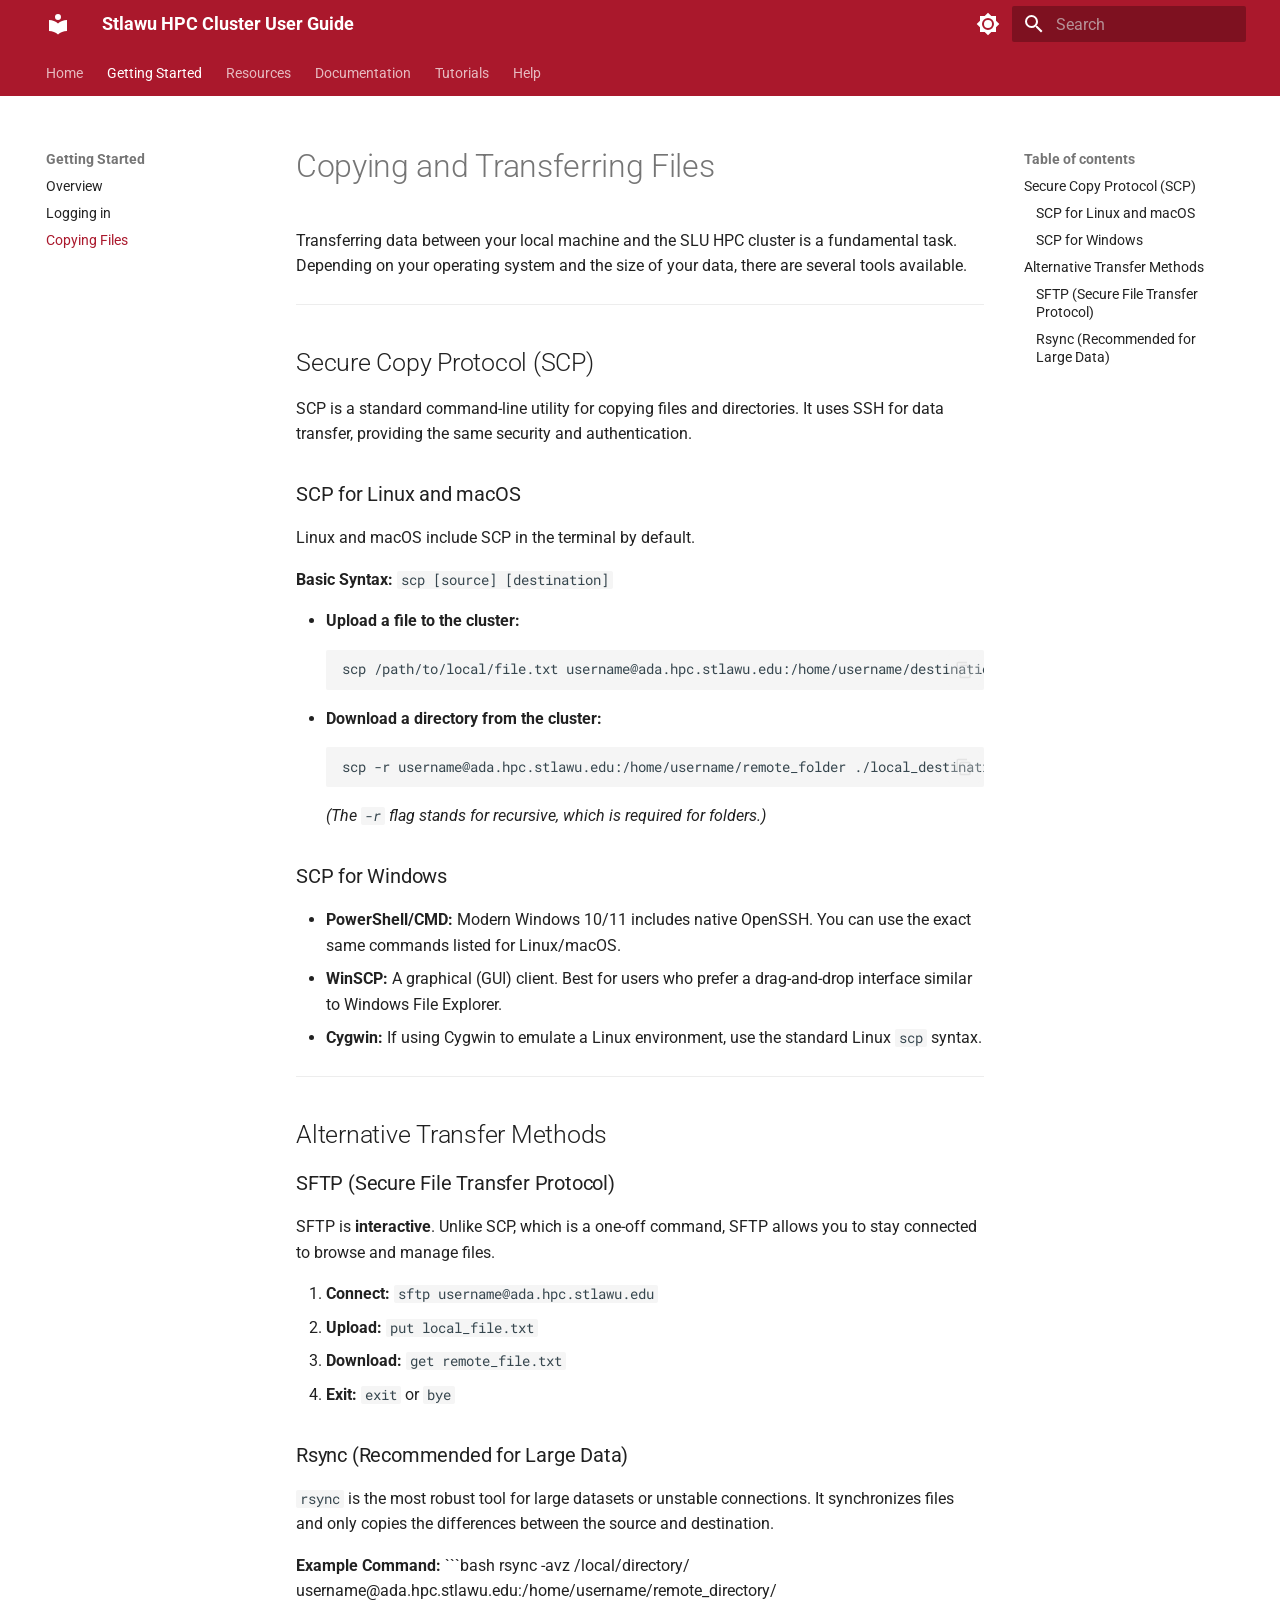
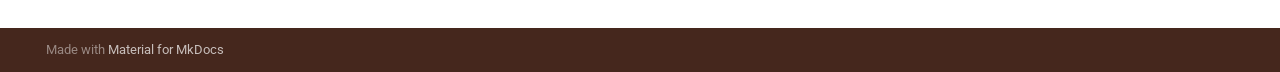
<file: gettingstarted/copyingfiles/index.html>
<!doctype html>
<html lang="en" class="no-js">
  <head>
    
      <meta charset="utf-8">
      <meta name="viewport" content="width=device-width,initial-scale=1">
      
      
      
      
        <link rel="prev" href="../loggingin/">
      
      
        <link rel="next" href="../../resources/clusterinfo/">
      
      
        
      
      
      <link rel="icon" href="../../assets/images/favicon.png">
      <meta name="generator" content="mkdocs-1.6.1, mkdocs-material-9.7.6">
    
    
      
        <title>Copying Files - Stlawu HPC Cluster User Guide</title>
      
    
    
      <link rel="stylesheet" href="../../assets/stylesheets/main.484c7ddc.min.css">
      
        
        <link rel="stylesheet" href="../../assets/stylesheets/palette.ab4e12ef.min.css">
      
      


    
    
      
    
    
      
        
        
        <link rel="preconnect" href="https://fonts.gstatic.com" crossorigin>
        <link rel="stylesheet" href="https://fonts.googleapis.com/css?family=Roboto:300,300i,400,400i,700,700i%7CRoboto+Mono:400,400i,700,700i&display=fallback">
        <style>:root{--md-text-font:"Roboto";--md-code-font:"Roboto Mono"}</style>
      
    
    
      <link rel="stylesheet" href="../../stylesheets/extra.css">
    
    <script>__md_scope=new URL("../..",location),__md_hash=e=>[...e].reduce(((e,_)=>(e<<5)-e+_.charCodeAt(0)),0),__md_get=(e,_=localStorage,t=__md_scope)=>JSON.parse(_.getItem(t.pathname+"."+e)),__md_set=(e,_,t=localStorage,a=__md_scope)=>{try{t.setItem(a.pathname+"."+e,JSON.stringify(_))}catch(e){}}</script>
    
      

    
    
  </head>
  
  
    
    
      
    
    
    
    
    <body dir="ltr" data-md-color-scheme="default" data-md-color-primary="custom" data-md-color-accent="custom">
  
    
    <input class="md-toggle" data-md-toggle="drawer" type="checkbox" id="__drawer" autocomplete="off">
    <input class="md-toggle" data-md-toggle="search" type="checkbox" id="__search" autocomplete="off">
    <label class="md-overlay" for="__drawer"></label>
    <div data-md-component="skip">
      
        
        <a href="#copying-and-transferring-files" class="md-skip">
          Skip to content
        </a>
      
    </div>
    <div data-md-component="announce">
      
    </div>
    
    
      

<header class="md-header" data-md-component="header">
  <nav class="md-header__inner md-grid" aria-label="Header">
    <a href="../.." title="Stlawu HPC Cluster User Guide" class="md-header__button md-logo" aria-label="Stlawu HPC Cluster User Guide" data-md-component="logo">
      
  
  <svg xmlns="http://www.w3.org/2000/svg" viewBox="0 0 24 24"><path d="M12 8a3 3 0 0 0 3-3 3 3 0 0 0-3-3 3 3 0 0 0-3 3 3 3 0 0 0 3 3m0 3.54C9.64 9.35 6.5 8 3 8v11c3.5 0 6.64 1.35 9 3.54 2.36-2.19 5.5-3.54 9-3.54V8c-3.5 0-6.64 1.35-9 3.54"/></svg>

    </a>
    <label class="md-header__button md-icon" for="__drawer">
      
      <svg xmlns="http://www.w3.org/2000/svg" viewBox="0 0 24 24"><path d="M3 6h18v2H3zm0 5h18v2H3zm0 5h18v2H3z"/></svg>
    </label>
    <div class="md-header__title" data-md-component="header-title">
      <div class="md-header__ellipsis">
        <div class="md-header__topic">
          <span class="md-ellipsis">
            Stlawu HPC Cluster User Guide
          </span>
        </div>
        <div class="md-header__topic" data-md-component="header-topic">
          <span class="md-ellipsis">
            
              Copying Files
            
          </span>
        </div>
      </div>
    </div>
    
      
        <form class="md-header__option" data-md-component="palette">
  
    
    
    
    <input class="md-option" data-md-color-media="(prefers-color-scheme: light)" data-md-color-scheme="default" data-md-color-primary="custom" data-md-color-accent="custom"  aria-label="Switch to dark mode"  type="radio" name="__palette" id="__palette_0">
    
      <label class="md-header__button md-icon" title="Switch to dark mode" for="__palette_1" hidden>
        <svg xmlns="http://www.w3.org/2000/svg" viewBox="0 0 24 24"><path d="M12 8a4 4 0 0 0-4 4 4 4 0 0 0 4 4 4 4 0 0 0 4-4 4 4 0 0 0-4-4m0 10a6 6 0 0 1-6-6 6 6 0 0 1 6-6 6 6 0 0 1 6 6 6 6 0 0 1-6 6m8-9.31V4h-4.69L12 .69 8.69 4H4v4.69L.69 12 4 15.31V20h4.69L12 23.31 15.31 20H20v-4.69L23.31 12z"/></svg>
      </label>
    
  
    
    
    
    <input class="md-option" data-md-color-media="(prefers-color-scheme: dark)" data-md-color-scheme="slate" data-md-color-primary="custom" data-md-color-accent="custom"  aria-label="Switch to light mode"  type="radio" name="__palette" id="__palette_1">
    
      <label class="md-header__button md-icon" title="Switch to light mode" for="__palette_0" hidden>
        <svg xmlns="http://www.w3.org/2000/svg" viewBox="0 0 24 24"><path d="M12 18c-.89 0-1.74-.2-2.5-.55C11.56 16.5 13 14.42 13 12s-1.44-4.5-3.5-5.45C10.26 6.2 11.11 6 12 6a6 6 0 0 1 6 6 6 6 0 0 1-6 6m8-9.31V4h-4.69L12 .69 8.69 4H4v4.69L.69 12 4 15.31V20h4.69L12 23.31 15.31 20H20v-4.69L23.31 12z"/></svg>
      </label>
    
  
</form>
      
    
    
      <script>var palette=__md_get("__palette");if(palette&&palette.color){if("(prefers-color-scheme)"===palette.color.media){var media=matchMedia("(prefers-color-scheme: light)"),input=document.querySelector(media.matches?"[data-md-color-media='(prefers-color-scheme: light)']":"[data-md-color-media='(prefers-color-scheme: dark)']");palette.color.media=input.getAttribute("data-md-color-media"),palette.color.scheme=input.getAttribute("data-md-color-scheme"),palette.color.primary=input.getAttribute("data-md-color-primary"),palette.color.accent=input.getAttribute("data-md-color-accent")}for(var[key,value]of Object.entries(palette.color))document.body.setAttribute("data-md-color-"+key,value)}</script>
    
    
    
      
      
        <label class="md-header__button md-icon" for="__search">
          
          <svg xmlns="http://www.w3.org/2000/svg" viewBox="0 0 24 24"><path d="M9.5 3A6.5 6.5 0 0 1 16 9.5c0 1.61-.59 3.09-1.56 4.23l.27.27h.79l5 5-1.5 1.5-5-5v-.79l-.27-.27A6.52 6.52 0 0 1 9.5 16 6.5 6.5 0 0 1 3 9.5 6.5 6.5 0 0 1 9.5 3m0 2C7 5 5 7 5 9.5S7 14 9.5 14 14 12 14 9.5 12 5 9.5 5"/></svg>
        </label>
        <div class="md-search" data-md-component="search" role="dialog">
  <label class="md-search__overlay" for="__search"></label>
  <div class="md-search__inner" role="search">
    <form class="md-search__form" name="search">
      <input type="text" class="md-search__input" name="query" aria-label="Search" placeholder="Search" autocapitalize="off" autocorrect="off" autocomplete="off" spellcheck="false" data-md-component="search-query" required>
      <label class="md-search__icon md-icon" for="__search">
        
        <svg xmlns="http://www.w3.org/2000/svg" viewBox="0 0 24 24"><path d="M9.5 3A6.5 6.5 0 0 1 16 9.5c0 1.61-.59 3.09-1.56 4.23l.27.27h.79l5 5-1.5 1.5-5-5v-.79l-.27-.27A6.52 6.52 0 0 1 9.5 16 6.5 6.5 0 0 1 3 9.5 6.5 6.5 0 0 1 9.5 3m0 2C7 5 5 7 5 9.5S7 14 9.5 14 14 12 14 9.5 12 5 9.5 5"/></svg>
        
        <svg xmlns="http://www.w3.org/2000/svg" viewBox="0 0 24 24"><path d="M20 11v2H8l5.5 5.5-1.42 1.42L4.16 12l7.92-7.92L13.5 5.5 8 11z"/></svg>
      </label>
      <nav class="md-search__options" aria-label="Search">
        
          <a href="javascript:void(0)" class="md-search__icon md-icon" title="Share" aria-label="Share" data-clipboard data-clipboard-text="" data-md-component="search-share" tabindex="-1">
            
            <svg xmlns="http://www.w3.org/2000/svg" viewBox="0 0 24 24"><path d="M18 16.08c-.76 0-1.44.3-1.96.77L8.91 12.7c.05-.23.09-.46.09-.7s-.04-.47-.09-.7l7.05-4.11c.54.5 1.25.81 2.04.81a3 3 0 0 0 3-3 3 3 0 0 0-3-3 3 3 0 0 0-3 3c0 .24.04.47.09.7L8.04 9.81C7.5 9.31 6.79 9 6 9a3 3 0 0 0-3 3 3 3 0 0 0 3 3c.79 0 1.5-.31 2.04-.81l7.12 4.15c-.05.21-.08.43-.08.66 0 1.61 1.31 2.91 2.92 2.91s2.92-1.3 2.92-2.91A2.92 2.92 0 0 0 18 16.08"/></svg>
          </a>
        
        <button type="reset" class="md-search__icon md-icon" title="Clear" aria-label="Clear" tabindex="-1">
          
          <svg xmlns="http://www.w3.org/2000/svg" viewBox="0 0 24 24"><path d="M19 6.41 17.59 5 12 10.59 6.41 5 5 6.41 10.59 12 5 17.59 6.41 19 12 13.41 17.59 19 19 17.59 13.41 12z"/></svg>
        </button>
      </nav>
      
    </form>
    <div class="md-search__output">
      <div class="md-search__scrollwrap" tabindex="0" data-md-scrollfix>
        <div class="md-search-result" data-md-component="search-result">
          <div class="md-search-result__meta">
            Initializing search
          </div>
          <ol class="md-search-result__list" role="presentation"></ol>
        </div>
      </div>
    </div>
  </div>
</div>
      
    
    
  </nav>
  
</header>
    
    <div class="md-container" data-md-component="container">
      
      
        
          
            
<nav class="md-tabs" aria-label="Tabs" data-md-component="tabs">
  <div class="md-grid">
    <ul class="md-tabs__list">
      
        
  
  
  
  
    <li class="md-tabs__item">
      <a href="../.." class="md-tabs__link">
        
  
  
    
  
  Home

      </a>
    </li>
  

      
        
  
  
  
    
  
  
    
    
      <li class="md-tabs__item md-tabs__item--active">
        <a href="../overview/" class="md-tabs__link">
          
  
  
  Getting Started

        </a>
      </li>
    
  

      
        
  
  
  
  
    
    
      <li class="md-tabs__item">
        <a href="../../resources/clusterinfo/" class="md-tabs__link">
          
  
  
  Resources

        </a>
      </li>
    
  

      
        
  
  
  
  
    
    
      <li class="md-tabs__item">
        <a href="../../documentation/documentation/" class="md-tabs__link">
          
  
  
  Documentation

        </a>
      </li>
    
  

      
        
  
  
  
  
    
    
      <li class="md-tabs__item">
        <a href="../../tutorials/submitjob/" class="md-tabs__link">
          
  
  
  Tutorials

        </a>
      </li>
    
  

      
        
  
  
  
  
    <li class="md-tabs__item">
      <a href="../../help/" class="md-tabs__link">
        
  
  
    
  
  Help

      </a>
    </li>
  

      
    </ul>
  </div>
</nav>
          
        
      
      <main class="md-main" data-md-component="main">
        <div class="md-main__inner md-grid">
          
            
              
              <div class="md-sidebar md-sidebar--primary" data-md-component="sidebar" data-md-type="navigation" >
                <div class="md-sidebar__scrollwrap">
                  <div class="md-sidebar__inner">
                    


  


<nav class="md-nav md-nav--primary md-nav--lifted" aria-label="Navigation" data-md-level="0">
  <label class="md-nav__title" for="__drawer">
    <a href="../.." title="Stlawu HPC Cluster User Guide" class="md-nav__button md-logo" aria-label="Stlawu HPC Cluster User Guide" data-md-component="logo">
      
  
  <svg xmlns="http://www.w3.org/2000/svg" viewBox="0 0 24 24"><path d="M12 8a3 3 0 0 0 3-3 3 3 0 0 0-3-3 3 3 0 0 0-3 3 3 3 0 0 0 3 3m0 3.54C9.64 9.35 6.5 8 3 8v11c3.5 0 6.64 1.35 9 3.54 2.36-2.19 5.5-3.54 9-3.54V8c-3.5 0-6.64 1.35-9 3.54"/></svg>

    </a>
    Stlawu HPC Cluster User Guide
  </label>
  
  <ul class="md-nav__list" data-md-scrollfix>
    
      
      
  
  
  
  
    <li class="md-nav__item">
      <a href="../.." class="md-nav__link">
        
  
  
  <span class="md-ellipsis">
    
  
    Home
  

    
  </span>
  
  

      </a>
    </li>
  

    
      
      
  
  
    
  
  
  
    
    
    
    
      
        
        
      
      
        
      
    
    
    <li class="md-nav__item md-nav__item--active md-nav__item--section md-nav__item--nested">
      
        
        
        <input class="md-nav__toggle md-toggle " type="checkbox" id="__nav_2" checked>
        
          
          <label class="md-nav__link" for="__nav_2" id="__nav_2_label" tabindex="">
            
  
  
  <span class="md-ellipsis">
    
  
    Getting Started
  

    
  </span>
  
  

            <span class="md-nav__icon md-icon"></span>
          </label>
        
        <nav class="md-nav" data-md-level="1" aria-labelledby="__nav_2_label" aria-expanded="true">
          <label class="md-nav__title" for="__nav_2">
            <span class="md-nav__icon md-icon"></span>
            
  
    Getting Started
  

          </label>
          <ul class="md-nav__list" data-md-scrollfix>
            
              
                
  
  
  
  
    <li class="md-nav__item">
      <a href="../overview/" class="md-nav__link">
        
  
  
  <span class="md-ellipsis">
    
  
    Overview
  

    
  </span>
  
  

      </a>
    </li>
  

              
            
              
                
  
  
  
  
    <li class="md-nav__item">
      <a href="../loggingin/" class="md-nav__link">
        
  
  
  <span class="md-ellipsis">
    
  
    Logging in
  

    
  </span>
  
  

      </a>
    </li>
  

              
            
              
                
  
  
    
  
  
  
    <li class="md-nav__item md-nav__item--active">
      
      <input class="md-nav__toggle md-toggle" type="checkbox" id="__toc">
      
      
        
      
      
        <label class="md-nav__link md-nav__link--active" for="__toc">
          
  
  
  <span class="md-ellipsis">
    
  
    Copying Files
  

    
  </span>
  
  

          <span class="md-nav__icon md-icon"></span>
        </label>
      
      <a href="./" class="md-nav__link md-nav__link--active">
        
  
  
  <span class="md-ellipsis">
    
  
    Copying Files
  

    
  </span>
  
  

      </a>
      
        

<nav class="md-nav md-nav--secondary" aria-label="Table of contents">
  
  
  
    
  
  
    <label class="md-nav__title" for="__toc">
      <span class="md-nav__icon md-icon"></span>
      Table of contents
    </label>
    <ul class="md-nav__list" data-md-component="toc" data-md-scrollfix>
      
        <li class="md-nav__item">
  <a href="#secure-copy-protocol-scp" class="md-nav__link">
    <span class="md-ellipsis">
      
        Secure Copy Protocol (SCP)
      
    </span>
  </a>
  
    <nav class="md-nav" aria-label="Secure Copy Protocol (SCP)">
      <ul class="md-nav__list">
        
          <li class="md-nav__item">
  <a href="#scp-for-linux-and-macos" class="md-nav__link">
    <span class="md-ellipsis">
      
        SCP for Linux and macOS
      
    </span>
  </a>
  
</li>
        
          <li class="md-nav__item">
  <a href="#scp-for-windows" class="md-nav__link">
    <span class="md-ellipsis">
      
        SCP for Windows
      
    </span>
  </a>
  
</li>
        
      </ul>
    </nav>
  
</li>
      
        <li class="md-nav__item">
  <a href="#alternative-transfer-methods" class="md-nav__link">
    <span class="md-ellipsis">
      
        Alternative Transfer Methods
      
    </span>
  </a>
  
    <nav class="md-nav" aria-label="Alternative Transfer Methods">
      <ul class="md-nav__list">
        
          <li class="md-nav__item">
  <a href="#sftp-secure-file-transfer-protocol" class="md-nav__link">
    <span class="md-ellipsis">
      
        SFTP (Secure File Transfer Protocol)
      
    </span>
  </a>
  
</li>
        
          <li class="md-nav__item">
  <a href="#rsync-recommended-for-large-data" class="md-nav__link">
    <span class="md-ellipsis">
      
        Rsync (Recommended for Large Data)
      
    </span>
  </a>
  
</li>
        
      </ul>
    </nav>
  
</li>
      
    </ul>
  
</nav>
      
    </li>
  

              
            
          </ul>
        </nav>
      
    </li>
  

    
      
      
  
  
  
  
    
    
    
    
      
      
        
      
    
    
    <li class="md-nav__item md-nav__item--nested">
      
        
        
          
        
        <input class="md-nav__toggle md-toggle md-toggle--indeterminate" type="checkbox" id="__nav_3" >
        
          
          <label class="md-nav__link" for="__nav_3" id="__nav_3_label" tabindex="0">
            
  
  
  <span class="md-ellipsis">
    
  
    Resources
  

    
  </span>
  
  

            <span class="md-nav__icon md-icon"></span>
          </label>
        
        <nav class="md-nav" data-md-level="1" aria-labelledby="__nav_3_label" aria-expanded="false">
          <label class="md-nav__title" for="__nav_3">
            <span class="md-nav__icon md-icon"></span>
            
  
    Resources
  

          </label>
          <ul class="md-nav__list" data-md-scrollfix>
            
              
                
  
  
  
  
    <li class="md-nav__item">
      <a href="../../resources/clusterinfo/" class="md-nav__link">
        
  
  
  <span class="md-ellipsis">
    
  
    Cluster Info
  

    
  </span>
  
  

      </a>
    </li>
  

              
            
              
                
  
  
  
  
    <li class="md-nav__item">
      <a href="../../resources/monitoring/" class="md-nav__link">
        
  
  
  <span class="md-ellipsis">
    
  
    Monitoring Software
  

    
  </span>
  
  

      </a>
    </li>
  

              
            
          </ul>
        </nav>
      
    </li>
  

    
      
      
  
  
  
  
    
    
    
    
      
      
        
      
    
    
    <li class="md-nav__item md-nav__item--nested">
      
        
        
          
        
        <input class="md-nav__toggle md-toggle md-toggle--indeterminate" type="checkbox" id="__nav_4" >
        
          
          <label class="md-nav__link" for="__nav_4" id="__nav_4_label" tabindex="0">
            
  
  
  <span class="md-ellipsis">
    
  
    Documentation
  

    
  </span>
  
  

            <span class="md-nav__icon md-icon"></span>
          </label>
        
        <nav class="md-nav" data-md-level="1" aria-labelledby="__nav_4_label" aria-expanded="false">
          <label class="md-nav__title" for="__nav_4">
            <span class="md-nav__icon md-icon"></span>
            
  
    Documentation
  

          </label>
          <ul class="md-nav__list" data-md-scrollfix>
            
              
                
  
  
  
  
    <li class="md-nav__item">
      <a href="../../documentation/documentation/" class="md-nav__link">
        
  
  
  <span class="md-ellipsis">
    
  
    Slurm Tutorial
  

    
  </span>
  
  

      </a>
    </li>
  

              
            
          </ul>
        </nav>
      
    </li>
  

    
      
      
  
  
  
  
    
    
    
    
      
      
        
      
    
    
    <li class="md-nav__item md-nav__item--nested">
      
        
        
          
        
        <input class="md-nav__toggle md-toggle md-toggle--indeterminate" type="checkbox" id="__nav_5" >
        
          
          <label class="md-nav__link" for="__nav_5" id="__nav_5_label" tabindex="0">
            
  
  
  <span class="md-ellipsis">
    
  
    Tutorials
  

    
  </span>
  
  

            <span class="md-nav__icon md-icon"></span>
          </label>
        
        <nav class="md-nav" data-md-level="1" aria-labelledby="__nav_5_label" aria-expanded="false">
          <label class="md-nav__title" for="__nav_5">
            <span class="md-nav__icon md-icon"></span>
            
  
    Tutorials
  

          </label>
          <ul class="md-nav__list" data-md-scrollfix>
            
              
                
  
  
  
  
    <li class="md-nav__item">
      <a href="../../tutorials/submitjob/" class="md-nav__link">
        
  
  
  <span class="md-ellipsis">
    
  
    Submitting a Job
  

    
  </span>
  
  

      </a>
    </li>
  

              
            
              
                
  
  
  
  
    <li class="md-nav__item">
      <a href="../../tutorials/tensorcpu/" class="md-nav__link">
        
  
  
  <span class="md-ellipsis">
    
  
    Tensorflow CPU
  

    
  </span>
  
  

      </a>
    </li>
  

              
            
              
                
  
  
  
  
    <li class="md-nav__item">
      <a href="../../tutorials/tensorgpu/" class="md-nav__link">
        
  
  
  <span class="md-ellipsis">
    
  
    Tensorflow GPU
  

    
  </span>
  
  

      </a>
    </li>
  

              
            
              
                
  
  
  
  
    <li class="md-nav__item">
      <a href="../../tutorials/pytorch/" class="md-nav__link">
        
  
  
  <span class="md-ellipsis">
    
  
    PyTorch
  

    
  </span>
  
  

      </a>
    </li>
  

              
            
              
                
  
  
  
  
    <li class="md-nav__item">
      <a href="../../r.md" class="md-nav__link">
        
  
  
  <span class="md-ellipsis">
    
  
    R
  

    
  </span>
  
  

      </a>
    </li>
  

              
            
          </ul>
        </nav>
      
    </li>
  

    
      
      
  
  
  
  
    <li class="md-nav__item">
      <a href="../../help/" class="md-nav__link">
        
  
  
  <span class="md-ellipsis">
    
  
    Help
  

    
  </span>
  
  

      </a>
    </li>
  

    
  </ul>
</nav>
                  </div>
                </div>
              </div>
            
            
              
              <div class="md-sidebar md-sidebar--secondary" data-md-component="sidebar" data-md-type="toc" >
                <div class="md-sidebar__scrollwrap">
                  <div class="md-sidebar__inner">
                    

<nav class="md-nav md-nav--secondary" aria-label="Table of contents">
  
  
  
    
  
  
    <label class="md-nav__title" for="__toc">
      <span class="md-nav__icon md-icon"></span>
      Table of contents
    </label>
    <ul class="md-nav__list" data-md-component="toc" data-md-scrollfix>
      
        <li class="md-nav__item">
  <a href="#secure-copy-protocol-scp" class="md-nav__link">
    <span class="md-ellipsis">
      
        Secure Copy Protocol (SCP)
      
    </span>
  </a>
  
    <nav class="md-nav" aria-label="Secure Copy Protocol (SCP)">
      <ul class="md-nav__list">
        
          <li class="md-nav__item">
  <a href="#scp-for-linux-and-macos" class="md-nav__link">
    <span class="md-ellipsis">
      
        SCP for Linux and macOS
      
    </span>
  </a>
  
</li>
        
          <li class="md-nav__item">
  <a href="#scp-for-windows" class="md-nav__link">
    <span class="md-ellipsis">
      
        SCP for Windows
      
    </span>
  </a>
  
</li>
        
      </ul>
    </nav>
  
</li>
      
        <li class="md-nav__item">
  <a href="#alternative-transfer-methods" class="md-nav__link">
    <span class="md-ellipsis">
      
        Alternative Transfer Methods
      
    </span>
  </a>
  
    <nav class="md-nav" aria-label="Alternative Transfer Methods">
      <ul class="md-nav__list">
        
          <li class="md-nav__item">
  <a href="#sftp-secure-file-transfer-protocol" class="md-nav__link">
    <span class="md-ellipsis">
      
        SFTP (Secure File Transfer Protocol)
      
    </span>
  </a>
  
</li>
        
          <li class="md-nav__item">
  <a href="#rsync-recommended-for-large-data" class="md-nav__link">
    <span class="md-ellipsis">
      
        Rsync (Recommended for Large Data)
      
    </span>
  </a>
  
</li>
        
      </ul>
    </nav>
  
</li>
      
    </ul>
  
</nav>
                  </div>
                </div>
              </div>
            
          
          
            <div class="md-content" data-md-component="content">
              
              <article class="md-content__inner md-typeset">
                
                  



<h1 id="copying-and-transferring-files">Copying and Transferring Files</h1>
<p>Transferring data between your local machine and the SLU HPC cluster is a fundamental task. Depending on your operating system and the size of your data, there are several tools available.</p>
<hr />
<h2 id="secure-copy-protocol-scp">Secure Copy Protocol (SCP)</h2>
<p>SCP is a standard command-line utility for copying files and directories. It uses SSH for data transfer, providing the same security and authentication.</p>
<h3 id="scp-for-linux-and-macos">SCP for Linux and macOS</h3>
<p>Linux and macOS include SCP in the terminal by default. </p>
<p><strong>Basic Syntax:</strong>
<code>scp [source] [destination]</code></p>
<ul>
<li><strong>Upload a file to the cluster:</strong>
    <div class="language-bash highlight"><pre><span></span><code><span id="__span-0-1"><a id="__codelineno-0-1" name="__codelineno-0-1" href="#__codelineno-0-1"></a>scp<span class="w"> </span>/path/to/local/file.txt<span class="w"> </span>username@ada.hpc.stlawu.edu:/home/username/destination/
</span></code></pre></div></li>
<li><strong>Download a directory from the cluster:</strong>
    <div class="language-bash highlight"><pre><span></span><code><span id="__span-1-1"><a id="__codelineno-1-1" name="__codelineno-1-1" href="#__codelineno-1-1"></a>scp<span class="w"> </span>-r<span class="w"> </span>username@ada.hpc.stlawu.edu:/home/username/remote_folder<span class="w"> </span>./local_destination/
</span></code></pre></div>
    <em>(The <code>-r</code> flag stands for </em><em>recursive</em><em>, which is required for folders.)</em></li>
</ul>
<h3 id="scp-for-windows">SCP for Windows</h3>
<ul>
<li><strong>PowerShell/CMD:</strong> Modern Windows 10/11 includes native OpenSSH. You can use the exact same commands listed for Linux/macOS.</li>
<li><strong>WinSCP:</strong> A graphical (GUI) client. Best for users who prefer a drag-and-drop interface similar to Windows File Explorer.</li>
<li><strong>Cygwin:</strong> If using Cygwin to emulate a Linux environment, use the standard Linux <code>scp</code> syntax.</li>
</ul>
<hr />
<h2 id="alternative-transfer-methods">Alternative Transfer Methods</h2>
<h3 id="sftp-secure-file-transfer-protocol">SFTP (Secure File Transfer Protocol)</h3>
<p>SFTP is <strong>interactive</strong>. Unlike SCP, which is a one-off command, SFTP allows you to stay connected to browse and manage files.</p>
<ol>
<li><strong>Connect:</strong> <code>sftp username@ada.hpc.stlawu.edu</code></li>
<li><strong>Upload:</strong> <code>put local_file.txt</code></li>
<li><strong>Download:</strong> <code>get remote_file.txt</code></li>
<li><strong>Exit:</strong> <code>exit</code> or <code>bye</code></li>
</ol>
<h3 id="rsync-recommended-for-large-data">Rsync (Recommended for Large Data)</h3>
<p><code>rsync</code> is the most robust tool for large datasets or unstable connections. It synchronizes files and only copies the differences between the source and destination.</p>
<p><strong>Example Command:</strong>
```bash
rsync -avz /local/directory/ username@ada.hpc.stlawu.edu:/home/username/remote_directory/</p>












                
              </article>
            </div>
          
          
<script>var target=document.getElementById(location.hash.slice(1));target&&target.name&&(target.checked=target.name.startsWith("__tabbed_"))</script>
        </div>
        
      </main>
      
        <footer class="md-footer">
  
  <div class="md-footer-meta md-typeset">
    <div class="md-footer-meta__inner md-grid">
      <div class="md-copyright">
  
  
    Made with
    <a href="https://squidfunk.github.io/mkdocs-material/" target="_blank" rel="noopener">
      Material for MkDocs
    </a>
  
</div>
      
    </div>
  </div>
</footer>
      
    </div>
    <div class="md-dialog" data-md-component="dialog">
      <div class="md-dialog__inner md-typeset"></div>
    </div>
    
    
    
      
      
      <script id="__config" type="application/json">{"annotate": null, "base": "../..", "features": ["navigation.tabs", "navigation.sections", "navigation.expand", "search.share", "content.code.copy", "content.code.annotate"], "search": "../../assets/javascripts/workers/search.2c215733.min.js", "tags": null, "translations": {"clipboard.copied": "Copied to clipboard", "clipboard.copy": "Copy to clipboard", "search.result.more.one": "1 more on this page", "search.result.more.other": "# more on this page", "search.result.none": "No matching documents", "search.result.one": "1 matching document", "search.result.other": "# matching documents", "search.result.placeholder": "Type to start searching", "search.result.term.missing": "Missing", "select.version": "Select version"}, "version": null}</script>
    
    
      <script src="../../assets/javascripts/bundle.79ae519e.min.js"></script>
      
    
  </body>
</html>
</file>
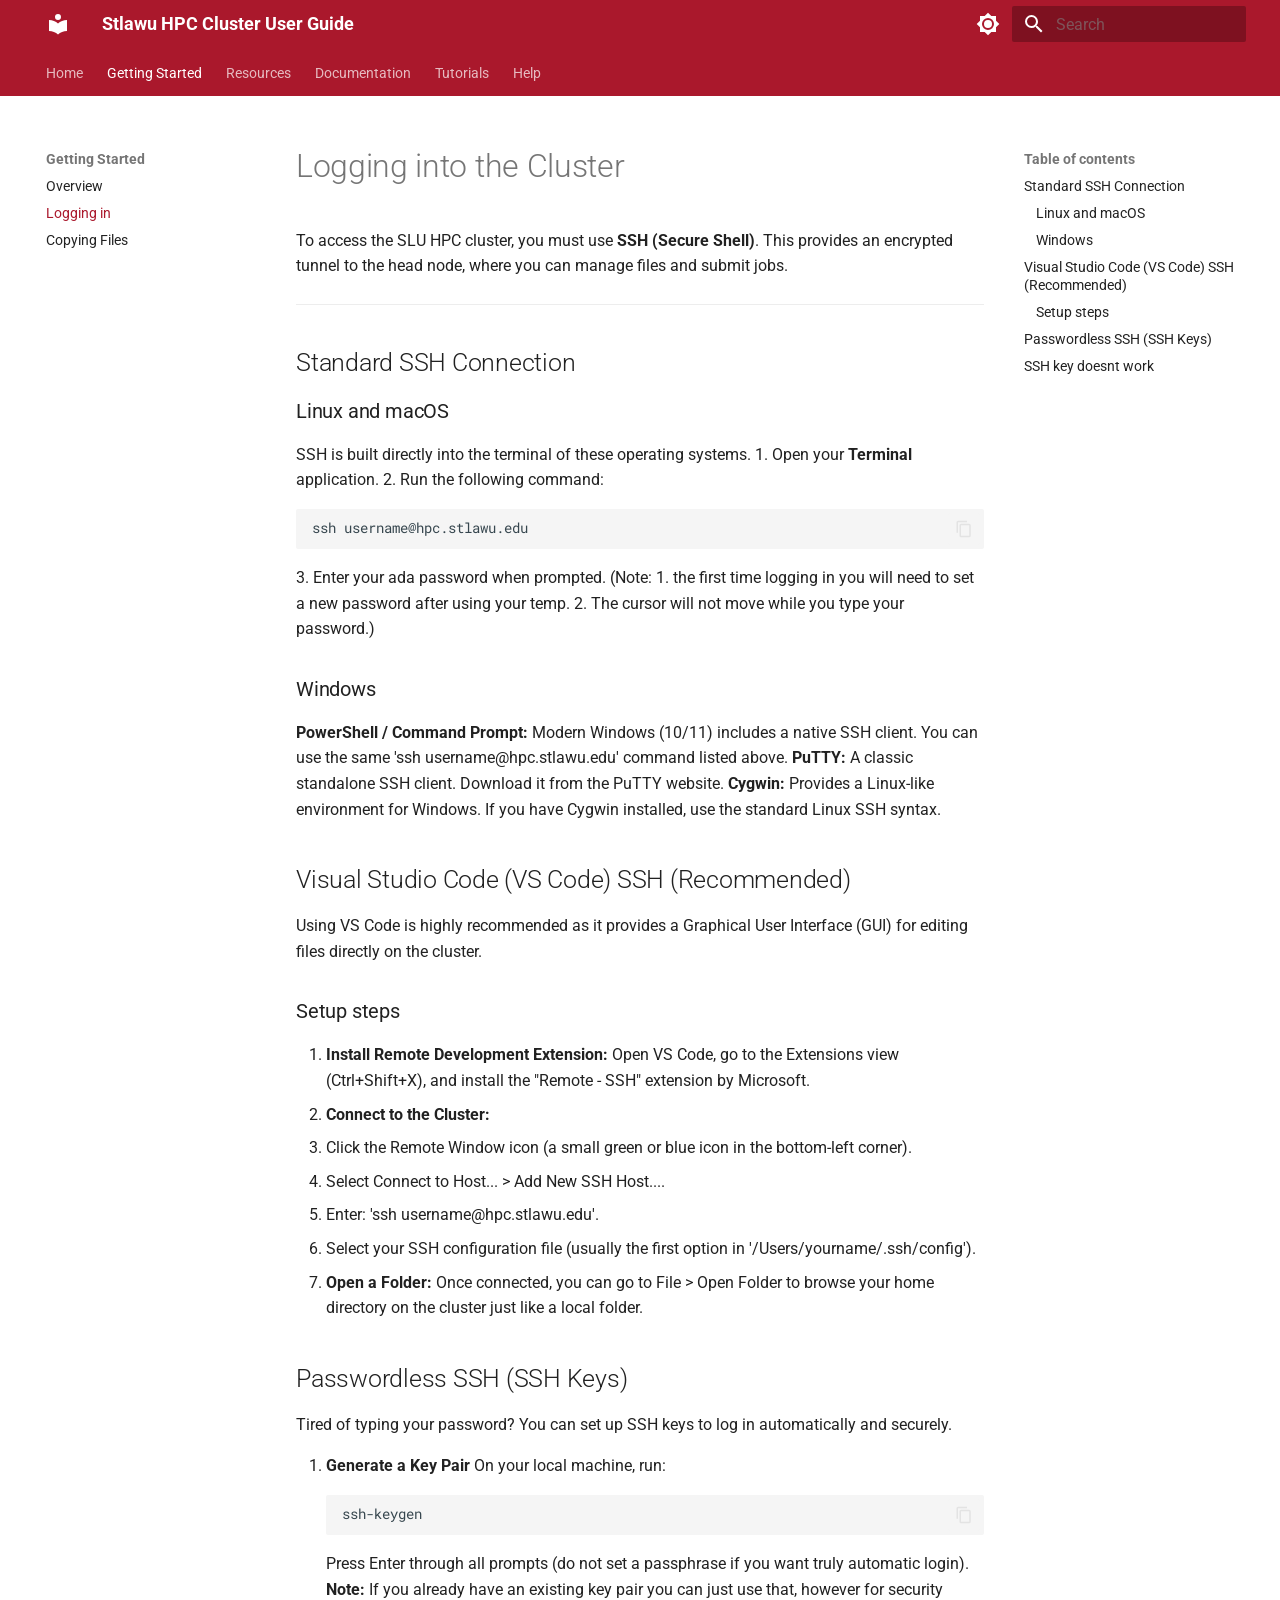
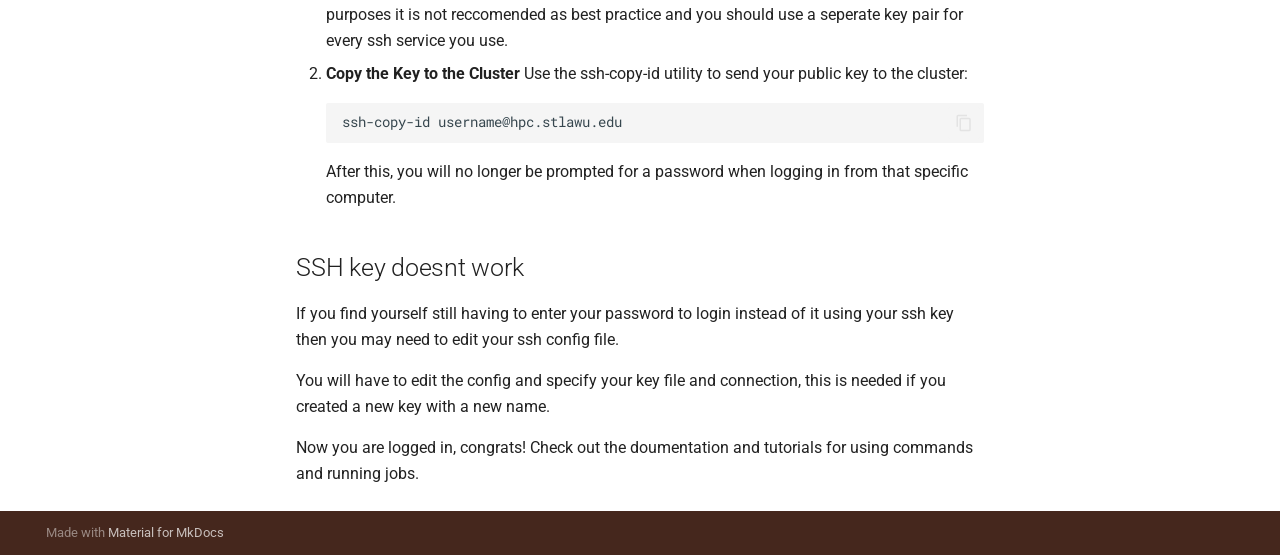
<file: gettingstarted/loggingin/index.html>
<!doctype html>
<html lang="en" class="no-js">
  <head>
    
      <meta charset="utf-8">
      <meta name="viewport" content="width=device-width,initial-scale=1">
      
      
      
      
        <link rel="prev" href="../overview/">
      
      
        <link rel="next" href="../copyingfiles/">
      
      
        
      
      
      <link rel="icon" href="../../assets/images/favicon.png">
      <meta name="generator" content="mkdocs-1.6.1, mkdocs-material-9.7.6">
    
    
      
        <title>Logging in - Stlawu HPC Cluster User Guide</title>
      
    
    
      <link rel="stylesheet" href="../../assets/stylesheets/main.484c7ddc.min.css">
      
        
        <link rel="stylesheet" href="../../assets/stylesheets/palette.ab4e12ef.min.css">
      
      


    
    
      
    
    
      
        
        
        <link rel="preconnect" href="https://fonts.gstatic.com" crossorigin>
        <link rel="stylesheet" href="https://fonts.googleapis.com/css?family=Roboto:300,300i,400,400i,700,700i%7CRoboto+Mono:400,400i,700,700i&display=fallback">
        <style>:root{--md-text-font:"Roboto";--md-code-font:"Roboto Mono"}</style>
      
    
    
      <link rel="stylesheet" href="../../stylesheets/extra.css">
    
    <script>__md_scope=new URL("../..",location),__md_hash=e=>[...e].reduce(((e,_)=>(e<<5)-e+_.charCodeAt(0)),0),__md_get=(e,_=localStorage,t=__md_scope)=>JSON.parse(_.getItem(t.pathname+"."+e)),__md_set=(e,_,t=localStorage,a=__md_scope)=>{try{t.setItem(a.pathname+"."+e,JSON.stringify(_))}catch(e){}}</script>
    
      

    
    
  </head>
  
  
    
    
      
    
    
    
    
    <body dir="ltr" data-md-color-scheme="default" data-md-color-primary="custom" data-md-color-accent="custom">
  
    
    <input class="md-toggle" data-md-toggle="drawer" type="checkbox" id="__drawer" autocomplete="off">
    <input class="md-toggle" data-md-toggle="search" type="checkbox" id="__search" autocomplete="off">
    <label class="md-overlay" for="__drawer"></label>
    <div data-md-component="skip">
      
        
        <a href="#logging-into-the-cluster" class="md-skip">
          Skip to content
        </a>
      
    </div>
    <div data-md-component="announce">
      
    </div>
    
    
      

<header class="md-header" data-md-component="header">
  <nav class="md-header__inner md-grid" aria-label="Header">
    <a href="../.." title="Stlawu HPC Cluster User Guide" class="md-header__button md-logo" aria-label="Stlawu HPC Cluster User Guide" data-md-component="logo">
      
  
  <svg xmlns="http://www.w3.org/2000/svg" viewBox="0 0 24 24"><path d="M12 8a3 3 0 0 0 3-3 3 3 0 0 0-3-3 3 3 0 0 0-3 3 3 3 0 0 0 3 3m0 3.54C9.64 9.35 6.5 8 3 8v11c3.5 0 6.64 1.35 9 3.54 2.36-2.19 5.5-3.54 9-3.54V8c-3.5 0-6.64 1.35-9 3.54"/></svg>

    </a>
    <label class="md-header__button md-icon" for="__drawer">
      
      <svg xmlns="http://www.w3.org/2000/svg" viewBox="0 0 24 24"><path d="M3 6h18v2H3zm0 5h18v2H3zm0 5h18v2H3z"/></svg>
    </label>
    <div class="md-header__title" data-md-component="header-title">
      <div class="md-header__ellipsis">
        <div class="md-header__topic">
          <span class="md-ellipsis">
            Stlawu HPC Cluster User Guide
          </span>
        </div>
        <div class="md-header__topic" data-md-component="header-topic">
          <span class="md-ellipsis">
            
              Logging in
            
          </span>
        </div>
      </div>
    </div>
    
      
        <form class="md-header__option" data-md-component="palette">
  
    
    
    
    <input class="md-option" data-md-color-media="(prefers-color-scheme: light)" data-md-color-scheme="default" data-md-color-primary="custom" data-md-color-accent="custom"  aria-label="Switch to dark mode"  type="radio" name="__palette" id="__palette_0">
    
      <label class="md-header__button md-icon" title="Switch to dark mode" for="__palette_1" hidden>
        <svg xmlns="http://www.w3.org/2000/svg" viewBox="0 0 24 24"><path d="M12 8a4 4 0 0 0-4 4 4 4 0 0 0 4 4 4 4 0 0 0 4-4 4 4 0 0 0-4-4m0 10a6 6 0 0 1-6-6 6 6 0 0 1 6-6 6 6 0 0 1 6 6 6 6 0 0 1-6 6m8-9.31V4h-4.69L12 .69 8.69 4H4v4.69L.69 12 4 15.31V20h4.69L12 23.31 15.31 20H20v-4.69L23.31 12z"/></svg>
      </label>
    
  
    
    
    
    <input class="md-option" data-md-color-media="(prefers-color-scheme: dark)" data-md-color-scheme="slate" data-md-color-primary="custom" data-md-color-accent="custom"  aria-label="Switch to light mode"  type="radio" name="__palette" id="__palette_1">
    
      <label class="md-header__button md-icon" title="Switch to light mode" for="__palette_0" hidden>
        <svg xmlns="http://www.w3.org/2000/svg" viewBox="0 0 24 24"><path d="M12 18c-.89 0-1.74-.2-2.5-.55C11.56 16.5 13 14.42 13 12s-1.44-4.5-3.5-5.45C10.26 6.2 11.11 6 12 6a6 6 0 0 1 6 6 6 6 0 0 1-6 6m8-9.31V4h-4.69L12 .69 8.69 4H4v4.69L.69 12 4 15.31V20h4.69L12 23.31 15.31 20H20v-4.69L23.31 12z"/></svg>
      </label>
    
  
</form>
      
    
    
      <script>var palette=__md_get("__palette");if(palette&&palette.color){if("(prefers-color-scheme)"===palette.color.media){var media=matchMedia("(prefers-color-scheme: light)"),input=document.querySelector(media.matches?"[data-md-color-media='(prefers-color-scheme: light)']":"[data-md-color-media='(prefers-color-scheme: dark)']");palette.color.media=input.getAttribute("data-md-color-media"),palette.color.scheme=input.getAttribute("data-md-color-scheme"),palette.color.primary=input.getAttribute("data-md-color-primary"),palette.color.accent=input.getAttribute("data-md-color-accent")}for(var[key,value]of Object.entries(palette.color))document.body.setAttribute("data-md-color-"+key,value)}</script>
    
    
    
      
      
        <label class="md-header__button md-icon" for="__search">
          
          <svg xmlns="http://www.w3.org/2000/svg" viewBox="0 0 24 24"><path d="M9.5 3A6.5 6.5 0 0 1 16 9.5c0 1.61-.59 3.09-1.56 4.23l.27.27h.79l5 5-1.5 1.5-5-5v-.79l-.27-.27A6.52 6.52 0 0 1 9.5 16 6.5 6.5 0 0 1 3 9.5 6.5 6.5 0 0 1 9.5 3m0 2C7 5 5 7 5 9.5S7 14 9.5 14 14 12 14 9.5 12 5 9.5 5"/></svg>
        </label>
        <div class="md-search" data-md-component="search" role="dialog">
  <label class="md-search__overlay" for="__search"></label>
  <div class="md-search__inner" role="search">
    <form class="md-search__form" name="search">
      <input type="text" class="md-search__input" name="query" aria-label="Search" placeholder="Search" autocapitalize="off" autocorrect="off" autocomplete="off" spellcheck="false" data-md-component="search-query" required>
      <label class="md-search__icon md-icon" for="__search">
        
        <svg xmlns="http://www.w3.org/2000/svg" viewBox="0 0 24 24"><path d="M9.5 3A6.5 6.5 0 0 1 16 9.5c0 1.61-.59 3.09-1.56 4.23l.27.27h.79l5 5-1.5 1.5-5-5v-.79l-.27-.27A6.52 6.52 0 0 1 9.5 16 6.5 6.5 0 0 1 3 9.5 6.5 6.5 0 0 1 9.5 3m0 2C7 5 5 7 5 9.5S7 14 9.5 14 14 12 14 9.5 12 5 9.5 5"/></svg>
        
        <svg xmlns="http://www.w3.org/2000/svg" viewBox="0 0 24 24"><path d="M20 11v2H8l5.5 5.5-1.42 1.42L4.16 12l7.92-7.92L13.5 5.5 8 11z"/></svg>
      </label>
      <nav class="md-search__options" aria-label="Search">
        
          <a href="javascript:void(0)" class="md-search__icon md-icon" title="Share" aria-label="Share" data-clipboard data-clipboard-text="" data-md-component="search-share" tabindex="-1">
            
            <svg xmlns="http://www.w3.org/2000/svg" viewBox="0 0 24 24"><path d="M18 16.08c-.76 0-1.44.3-1.96.77L8.91 12.7c.05-.23.09-.46.09-.7s-.04-.47-.09-.7l7.05-4.11c.54.5 1.25.81 2.04.81a3 3 0 0 0 3-3 3 3 0 0 0-3-3 3 3 0 0 0-3 3c0 .24.04.47.09.7L8.04 9.81C7.5 9.31 6.79 9 6 9a3 3 0 0 0-3 3 3 3 0 0 0 3 3c.79 0 1.5-.31 2.04-.81l7.12 4.15c-.05.21-.08.43-.08.66 0 1.61 1.31 2.91 2.92 2.91s2.92-1.3 2.92-2.91A2.92 2.92 0 0 0 18 16.08"/></svg>
          </a>
        
        <button type="reset" class="md-search__icon md-icon" title="Clear" aria-label="Clear" tabindex="-1">
          
          <svg xmlns="http://www.w3.org/2000/svg" viewBox="0 0 24 24"><path d="M19 6.41 17.59 5 12 10.59 6.41 5 5 6.41 10.59 12 5 17.59 6.41 19 12 13.41 17.59 19 19 17.59 13.41 12z"/></svg>
        </button>
      </nav>
      
    </form>
    <div class="md-search__output">
      <div class="md-search__scrollwrap" tabindex="0" data-md-scrollfix>
        <div class="md-search-result" data-md-component="search-result">
          <div class="md-search-result__meta">
            Initializing search
          </div>
          <ol class="md-search-result__list" role="presentation"></ol>
        </div>
      </div>
    </div>
  </div>
</div>
      
    
    
  </nav>
  
</header>
    
    <div class="md-container" data-md-component="container">
      
      
        
          
            
<nav class="md-tabs" aria-label="Tabs" data-md-component="tabs">
  <div class="md-grid">
    <ul class="md-tabs__list">
      
        
  
  
  
  
    <li class="md-tabs__item">
      <a href="../.." class="md-tabs__link">
        
  
  
    
  
  Home

      </a>
    </li>
  

      
        
  
  
  
    
  
  
    
    
      <li class="md-tabs__item md-tabs__item--active">
        <a href="../overview/" class="md-tabs__link">
          
  
  
  Getting Started

        </a>
      </li>
    
  

      
        
  
  
  
  
    
    
      <li class="md-tabs__item">
        <a href="../../resources/clusterinfo/" class="md-tabs__link">
          
  
  
  Resources

        </a>
      </li>
    
  

      
        
  
  
  
  
    
    
      <li class="md-tabs__item">
        <a href="../../documentation/documentation/" class="md-tabs__link">
          
  
  
  Documentation

        </a>
      </li>
    
  

      
        
  
  
  
  
    
    
      <li class="md-tabs__item">
        <a href="../../tutorials/submitjob/" class="md-tabs__link">
          
  
  
  Tutorials

        </a>
      </li>
    
  

      
        
  
  
  
  
    <li class="md-tabs__item">
      <a href="../../help/" class="md-tabs__link">
        
  
  
    
  
  Help

      </a>
    </li>
  

      
    </ul>
  </div>
</nav>
          
        
      
      <main class="md-main" data-md-component="main">
        <div class="md-main__inner md-grid">
          
            
              
              <div class="md-sidebar md-sidebar--primary" data-md-component="sidebar" data-md-type="navigation" >
                <div class="md-sidebar__scrollwrap">
                  <div class="md-sidebar__inner">
                    


  


<nav class="md-nav md-nav--primary md-nav--lifted" aria-label="Navigation" data-md-level="0">
  <label class="md-nav__title" for="__drawer">
    <a href="../.." title="Stlawu HPC Cluster User Guide" class="md-nav__button md-logo" aria-label="Stlawu HPC Cluster User Guide" data-md-component="logo">
      
  
  <svg xmlns="http://www.w3.org/2000/svg" viewBox="0 0 24 24"><path d="M12 8a3 3 0 0 0 3-3 3 3 0 0 0-3-3 3 3 0 0 0-3 3 3 3 0 0 0 3 3m0 3.54C9.64 9.35 6.5 8 3 8v11c3.5 0 6.64 1.35 9 3.54 2.36-2.19 5.5-3.54 9-3.54V8c-3.5 0-6.64 1.35-9 3.54"/></svg>

    </a>
    Stlawu HPC Cluster User Guide
  </label>
  
  <ul class="md-nav__list" data-md-scrollfix>
    
      
      
  
  
  
  
    <li class="md-nav__item">
      <a href="../.." class="md-nav__link">
        
  
  
  <span class="md-ellipsis">
    
  
    Home
  

    
  </span>
  
  

      </a>
    </li>
  

    
      
      
  
  
    
  
  
  
    
    
    
    
      
        
        
      
      
        
      
    
    
    <li class="md-nav__item md-nav__item--active md-nav__item--section md-nav__item--nested">
      
        
        
        <input class="md-nav__toggle md-toggle " type="checkbox" id="__nav_2" checked>
        
          
          <label class="md-nav__link" for="__nav_2" id="__nav_2_label" tabindex="">
            
  
  
  <span class="md-ellipsis">
    
  
    Getting Started
  

    
  </span>
  
  

            <span class="md-nav__icon md-icon"></span>
          </label>
        
        <nav class="md-nav" data-md-level="1" aria-labelledby="__nav_2_label" aria-expanded="true">
          <label class="md-nav__title" for="__nav_2">
            <span class="md-nav__icon md-icon"></span>
            
  
    Getting Started
  

          </label>
          <ul class="md-nav__list" data-md-scrollfix>
            
              
                
  
  
  
  
    <li class="md-nav__item">
      <a href="../overview/" class="md-nav__link">
        
  
  
  <span class="md-ellipsis">
    
  
    Overview
  

    
  </span>
  
  

      </a>
    </li>
  

              
            
              
                
  
  
    
  
  
  
    <li class="md-nav__item md-nav__item--active">
      
      <input class="md-nav__toggle md-toggle" type="checkbox" id="__toc">
      
      
        
      
      
        <label class="md-nav__link md-nav__link--active" for="__toc">
          
  
  
  <span class="md-ellipsis">
    
  
    Logging in
  

    
  </span>
  
  

          <span class="md-nav__icon md-icon"></span>
        </label>
      
      <a href="./" class="md-nav__link md-nav__link--active">
        
  
  
  <span class="md-ellipsis">
    
  
    Logging in
  

    
  </span>
  
  

      </a>
      
        

<nav class="md-nav md-nav--secondary" aria-label="Table of contents">
  
  
  
    
  
  
    <label class="md-nav__title" for="__toc">
      <span class="md-nav__icon md-icon"></span>
      Table of contents
    </label>
    <ul class="md-nav__list" data-md-component="toc" data-md-scrollfix>
      
        <li class="md-nav__item">
  <a href="#standard-ssh-connection" class="md-nav__link">
    <span class="md-ellipsis">
      
        Standard SSH Connection
      
    </span>
  </a>
  
    <nav class="md-nav" aria-label="Standard SSH Connection">
      <ul class="md-nav__list">
        
          <li class="md-nav__item">
  <a href="#linux-and-macos" class="md-nav__link">
    <span class="md-ellipsis">
      
        Linux and macOS
      
    </span>
  </a>
  
</li>
        
          <li class="md-nav__item">
  <a href="#windows" class="md-nav__link">
    <span class="md-ellipsis">
      
        Windows
      
    </span>
  </a>
  
</li>
        
      </ul>
    </nav>
  
</li>
      
        <li class="md-nav__item">
  <a href="#visual-studio-code-vs-code-ssh-recommended" class="md-nav__link">
    <span class="md-ellipsis">
      
        Visual Studio Code (VS Code) SSH (Recommended)
      
    </span>
  </a>
  
    <nav class="md-nav" aria-label="Visual Studio Code (VS Code) SSH (Recommended)">
      <ul class="md-nav__list">
        
          <li class="md-nav__item">
  <a href="#setup-steps" class="md-nav__link">
    <span class="md-ellipsis">
      
        Setup steps
      
    </span>
  </a>
  
</li>
        
      </ul>
    </nav>
  
</li>
      
        <li class="md-nav__item">
  <a href="#passwordless-ssh-ssh-keys" class="md-nav__link">
    <span class="md-ellipsis">
      
        Passwordless SSH (SSH Keys)
      
    </span>
  </a>
  
</li>
      
        <li class="md-nav__item">
  <a href="#ssh-key-doesnt-work" class="md-nav__link">
    <span class="md-ellipsis">
      
        SSH key doesnt work
      
    </span>
  </a>
  
</li>
      
    </ul>
  
</nav>
      
    </li>
  

              
            
              
                
  
  
  
  
    <li class="md-nav__item">
      <a href="../copyingfiles/" class="md-nav__link">
        
  
  
  <span class="md-ellipsis">
    
  
    Copying Files
  

    
  </span>
  
  

      </a>
    </li>
  

              
            
          </ul>
        </nav>
      
    </li>
  

    
      
      
  
  
  
  
    
    
    
    
      
      
        
      
    
    
    <li class="md-nav__item md-nav__item--nested">
      
        
        
          
        
        <input class="md-nav__toggle md-toggle md-toggle--indeterminate" type="checkbox" id="__nav_3" >
        
          
          <label class="md-nav__link" for="__nav_3" id="__nav_3_label" tabindex="0">
            
  
  
  <span class="md-ellipsis">
    
  
    Resources
  

    
  </span>
  
  

            <span class="md-nav__icon md-icon"></span>
          </label>
        
        <nav class="md-nav" data-md-level="1" aria-labelledby="__nav_3_label" aria-expanded="false">
          <label class="md-nav__title" for="__nav_3">
            <span class="md-nav__icon md-icon"></span>
            
  
    Resources
  

          </label>
          <ul class="md-nav__list" data-md-scrollfix>
            
              
                
  
  
  
  
    <li class="md-nav__item">
      <a href="../../resources/clusterinfo/" class="md-nav__link">
        
  
  
  <span class="md-ellipsis">
    
  
    Cluster Info
  

    
  </span>
  
  

      </a>
    </li>
  

              
            
              
                
  
  
  
  
    <li class="md-nav__item">
      <a href="../../resources/monitoring/" class="md-nav__link">
        
  
  
  <span class="md-ellipsis">
    
  
    Monitoring Software
  

    
  </span>
  
  

      </a>
    </li>
  

              
            
          </ul>
        </nav>
      
    </li>
  

    
      
      
  
  
  
  
    
    
    
    
      
      
        
      
    
    
    <li class="md-nav__item md-nav__item--nested">
      
        
        
          
        
        <input class="md-nav__toggle md-toggle md-toggle--indeterminate" type="checkbox" id="__nav_4" >
        
          
          <label class="md-nav__link" for="__nav_4" id="__nav_4_label" tabindex="0">
            
  
  
  <span class="md-ellipsis">
    
  
    Documentation
  

    
  </span>
  
  

            <span class="md-nav__icon md-icon"></span>
          </label>
        
        <nav class="md-nav" data-md-level="1" aria-labelledby="__nav_4_label" aria-expanded="false">
          <label class="md-nav__title" for="__nav_4">
            <span class="md-nav__icon md-icon"></span>
            
  
    Documentation
  

          </label>
          <ul class="md-nav__list" data-md-scrollfix>
            
              
                
  
  
  
  
    <li class="md-nav__item">
      <a href="../../documentation/documentation/" class="md-nav__link">
        
  
  
  <span class="md-ellipsis">
    
  
    Slurm Tutorial
  

    
  </span>
  
  

      </a>
    </li>
  

              
            
          </ul>
        </nav>
      
    </li>
  

    
      
      
  
  
  
  
    
    
    
    
      
      
        
      
    
    
    <li class="md-nav__item md-nav__item--nested">
      
        
        
          
        
        <input class="md-nav__toggle md-toggle md-toggle--indeterminate" type="checkbox" id="__nav_5" >
        
          
          <label class="md-nav__link" for="__nav_5" id="__nav_5_label" tabindex="0">
            
  
  
  <span class="md-ellipsis">
    
  
    Tutorials
  

    
  </span>
  
  

            <span class="md-nav__icon md-icon"></span>
          </label>
        
        <nav class="md-nav" data-md-level="1" aria-labelledby="__nav_5_label" aria-expanded="false">
          <label class="md-nav__title" for="__nav_5">
            <span class="md-nav__icon md-icon"></span>
            
  
    Tutorials
  

          </label>
          <ul class="md-nav__list" data-md-scrollfix>
            
              
                
  
  
  
  
    <li class="md-nav__item">
      <a href="../../tutorials/submitjob/" class="md-nav__link">
        
  
  
  <span class="md-ellipsis">
    
  
    Submitting a Job
  

    
  </span>
  
  

      </a>
    </li>
  

              
            
              
                
  
  
  
  
    <li class="md-nav__item">
      <a href="../../tutorials/tensorcpu/" class="md-nav__link">
        
  
  
  <span class="md-ellipsis">
    
  
    Tensorflow CPU
  

    
  </span>
  
  

      </a>
    </li>
  

              
            
              
                
  
  
  
  
    <li class="md-nav__item">
      <a href="../../tutorials/tensorgpu/" class="md-nav__link">
        
  
  
  <span class="md-ellipsis">
    
  
    Tensorflow GPU
  

    
  </span>
  
  

      </a>
    </li>
  

              
            
              
                
  
  
  
  
    <li class="md-nav__item">
      <a href="../../tutorials/pytorch/" class="md-nav__link">
        
  
  
  <span class="md-ellipsis">
    
  
    PyTorch
  

    
  </span>
  
  

      </a>
    </li>
  

              
            
              
                
  
  
  
  
    <li class="md-nav__item">
      <a href="../../r.md" class="md-nav__link">
        
  
  
  <span class="md-ellipsis">
    
  
    R
  

    
  </span>
  
  

      </a>
    </li>
  

              
            
          </ul>
        </nav>
      
    </li>
  

    
      
      
  
  
  
  
    <li class="md-nav__item">
      <a href="../../help/" class="md-nav__link">
        
  
  
  <span class="md-ellipsis">
    
  
    Help
  

    
  </span>
  
  

      </a>
    </li>
  

    
  </ul>
</nav>
                  </div>
                </div>
              </div>
            
            
              
              <div class="md-sidebar md-sidebar--secondary" data-md-component="sidebar" data-md-type="toc" >
                <div class="md-sidebar__scrollwrap">
                  <div class="md-sidebar__inner">
                    

<nav class="md-nav md-nav--secondary" aria-label="Table of contents">
  
  
  
    
  
  
    <label class="md-nav__title" for="__toc">
      <span class="md-nav__icon md-icon"></span>
      Table of contents
    </label>
    <ul class="md-nav__list" data-md-component="toc" data-md-scrollfix>
      
        <li class="md-nav__item">
  <a href="#standard-ssh-connection" class="md-nav__link">
    <span class="md-ellipsis">
      
        Standard SSH Connection
      
    </span>
  </a>
  
    <nav class="md-nav" aria-label="Standard SSH Connection">
      <ul class="md-nav__list">
        
          <li class="md-nav__item">
  <a href="#linux-and-macos" class="md-nav__link">
    <span class="md-ellipsis">
      
        Linux and macOS
      
    </span>
  </a>
  
</li>
        
          <li class="md-nav__item">
  <a href="#windows" class="md-nav__link">
    <span class="md-ellipsis">
      
        Windows
      
    </span>
  </a>
  
</li>
        
      </ul>
    </nav>
  
</li>
      
        <li class="md-nav__item">
  <a href="#visual-studio-code-vs-code-ssh-recommended" class="md-nav__link">
    <span class="md-ellipsis">
      
        Visual Studio Code (VS Code) SSH (Recommended)
      
    </span>
  </a>
  
    <nav class="md-nav" aria-label="Visual Studio Code (VS Code) SSH (Recommended)">
      <ul class="md-nav__list">
        
          <li class="md-nav__item">
  <a href="#setup-steps" class="md-nav__link">
    <span class="md-ellipsis">
      
        Setup steps
      
    </span>
  </a>
  
</li>
        
      </ul>
    </nav>
  
</li>
      
        <li class="md-nav__item">
  <a href="#passwordless-ssh-ssh-keys" class="md-nav__link">
    <span class="md-ellipsis">
      
        Passwordless SSH (SSH Keys)
      
    </span>
  </a>
  
</li>
      
        <li class="md-nav__item">
  <a href="#ssh-key-doesnt-work" class="md-nav__link">
    <span class="md-ellipsis">
      
        SSH key doesnt work
      
    </span>
  </a>
  
</li>
      
    </ul>
  
</nav>
                  </div>
                </div>
              </div>
            
          
          
            <div class="md-content" data-md-component="content">
              
              <article class="md-content__inner md-typeset">
                
                  



<h1 id="logging-into-the-cluster">Logging into the Cluster</h1>
<p>To access the SLU HPC cluster, you must use <strong>SSH (Secure Shell)</strong>. This provides an encrypted tunnel to the head node, where you can manage files and submit jobs.</p>
<hr />
<h2 id="standard-ssh-connection">Standard SSH Connection</h2>
<h3 id="linux-and-macos">Linux and macOS</h3>
<p>SSH is built directly into the terminal of these operating systems.
1. Open your <strong>Terminal</strong> application.
2. Run the following command:
   <div class="language-bash highlight"><pre><span></span><code><span id="__span-0-1"><a id="__codelineno-0-1" name="__codelineno-0-1" href="#__codelineno-0-1"></a>ssh<span class="w"> </span>username@hpc.stlawu.edu
</span></code></pre></div>
3. Enter your ada password when prompted. (Note: 1. the first time logging in you will need to set a new password after using your temp. 2. The cursor will not move while you type your password.)</p>
<h3 id="windows">Windows</h3>
<p><strong>PowerShell / Command Prompt:</strong> Modern Windows (10/11) includes a native SSH client. You can use the same 'ssh username@hpc.stlawu.edu' command listed above.
<strong>PuTTY:</strong> A classic standalone SSH client. Download it from the PuTTY website.
<strong>Cygwin:</strong> Provides a Linux-like environment for Windows. If you have Cygwin installed, use the standard Linux SSH syntax.</p>
<h2 id="visual-studio-code-vs-code-ssh-recommended">Visual Studio Code (VS Code) SSH (Recommended)</h2>
<p>Using VS Code is highly recommended as it provides a Graphical User Interface (GUI) for editing files directly on the cluster.</p>
<h3 id="setup-steps">Setup steps</h3>
<ol>
<li><strong>Install Remote Development Extension:</strong> Open VS Code, go to the Extensions view (Ctrl+Shift+X), and install the "Remote - SSH" extension by Microsoft.</li>
<li><strong>Connect to the Cluster:</strong></li>
<li>Click the Remote Window icon (a small green or blue icon in the bottom-left corner).</li>
<li>Select Connect to Host... &gt; Add New SSH Host....</li>
<li>Enter: 'ssh username@hpc.stlawu.edu'.</li>
<li>Select your SSH configuration file (usually the first option in '/Users/yourname/.ssh/config').</li>
<li><strong>Open a Folder:</strong> Once connected, you can go to File &gt; Open Folder to browse your home directory on the cluster just like a local folder.</li>
</ol>
<h2 id="passwordless-ssh-ssh-keys">Passwordless SSH (SSH Keys)</h2>
<p>Tired of typing your password? You can set up SSH keys to log in automatically and securely.</p>
<ol>
<li><strong>Generate a Key Pair</strong>
   On your local machine, run:
   <div class="language-bash highlight"><pre><span></span><code><span id="__span-1-1"><a id="__codelineno-1-1" name="__codelineno-1-1" href="#__codelineno-1-1"></a>ssh-keygen
</span></code></pre></div>
   Press Enter through all prompts (do not set a passphrase if you want truly automatic login).
   <strong>Note:</strong> If you already have an existing key pair you can just use that, however for security purposes it is not reccomended as best practice and you should use a seperate key pair for every ssh service you use.</li>
<li><strong>Copy the Key to the Cluster</strong> Use the ssh-copy-id utility to send your public key to the cluster:
   <div class="language-bash highlight"><pre><span></span><code><span id="__span-2-1"><a id="__codelineno-2-1" name="__codelineno-2-1" href="#__codelineno-2-1"></a>ssh-copy-id<span class="w"> </span>username@hpc.stlawu.edu
</span></code></pre></div>
   After this, you will no longer be prompted for a password when logging in from that specific computer.</li>
</ol>
<h2 id="ssh-key-doesnt-work">SSH key doesnt work</h2>
<p>If you find yourself still having to enter your password to login instead of it using your ssh key then you may need to edit your ssh config file.</p>
<p>You will have to edit the config and specify your key file and connection, this is needed if you created a new key with a new name.</p>
<p>Now you are logged in, congrats! Check out the doumentation and tutorials for using commands and running jobs.</p>












                
              </article>
            </div>
          
          
<script>var target=document.getElementById(location.hash.slice(1));target&&target.name&&(target.checked=target.name.startsWith("__tabbed_"))</script>
        </div>
        
      </main>
      
        <footer class="md-footer">
  
  <div class="md-footer-meta md-typeset">
    <div class="md-footer-meta__inner md-grid">
      <div class="md-copyright">
  
  
    Made with
    <a href="https://squidfunk.github.io/mkdocs-material/" target="_blank" rel="noopener">
      Material for MkDocs
    </a>
  
</div>
      
    </div>
  </div>
</footer>
      
    </div>
    <div class="md-dialog" data-md-component="dialog">
      <div class="md-dialog__inner md-typeset"></div>
    </div>
    
    
    
      
      
      <script id="__config" type="application/json">{"annotate": null, "base": "../..", "features": ["navigation.tabs", "navigation.sections", "navigation.expand", "search.share", "content.code.copy", "content.code.annotate"], "search": "../../assets/javascripts/workers/search.2c215733.min.js", "tags": null, "translations": {"clipboard.copied": "Copied to clipboard", "clipboard.copy": "Copy to clipboard", "search.result.more.one": "1 more on this page", "search.result.more.other": "# more on this page", "search.result.none": "No matching documents", "search.result.one": "1 matching document", "search.result.other": "# matching documents", "search.result.placeholder": "Type to start searching", "search.result.term.missing": "Missing", "select.version": "Select version"}, "version": null}</script>
    
    
      <script src="../../assets/javascripts/bundle.79ae519e.min.js"></script>
      
    
  </body>
</html>
</file>
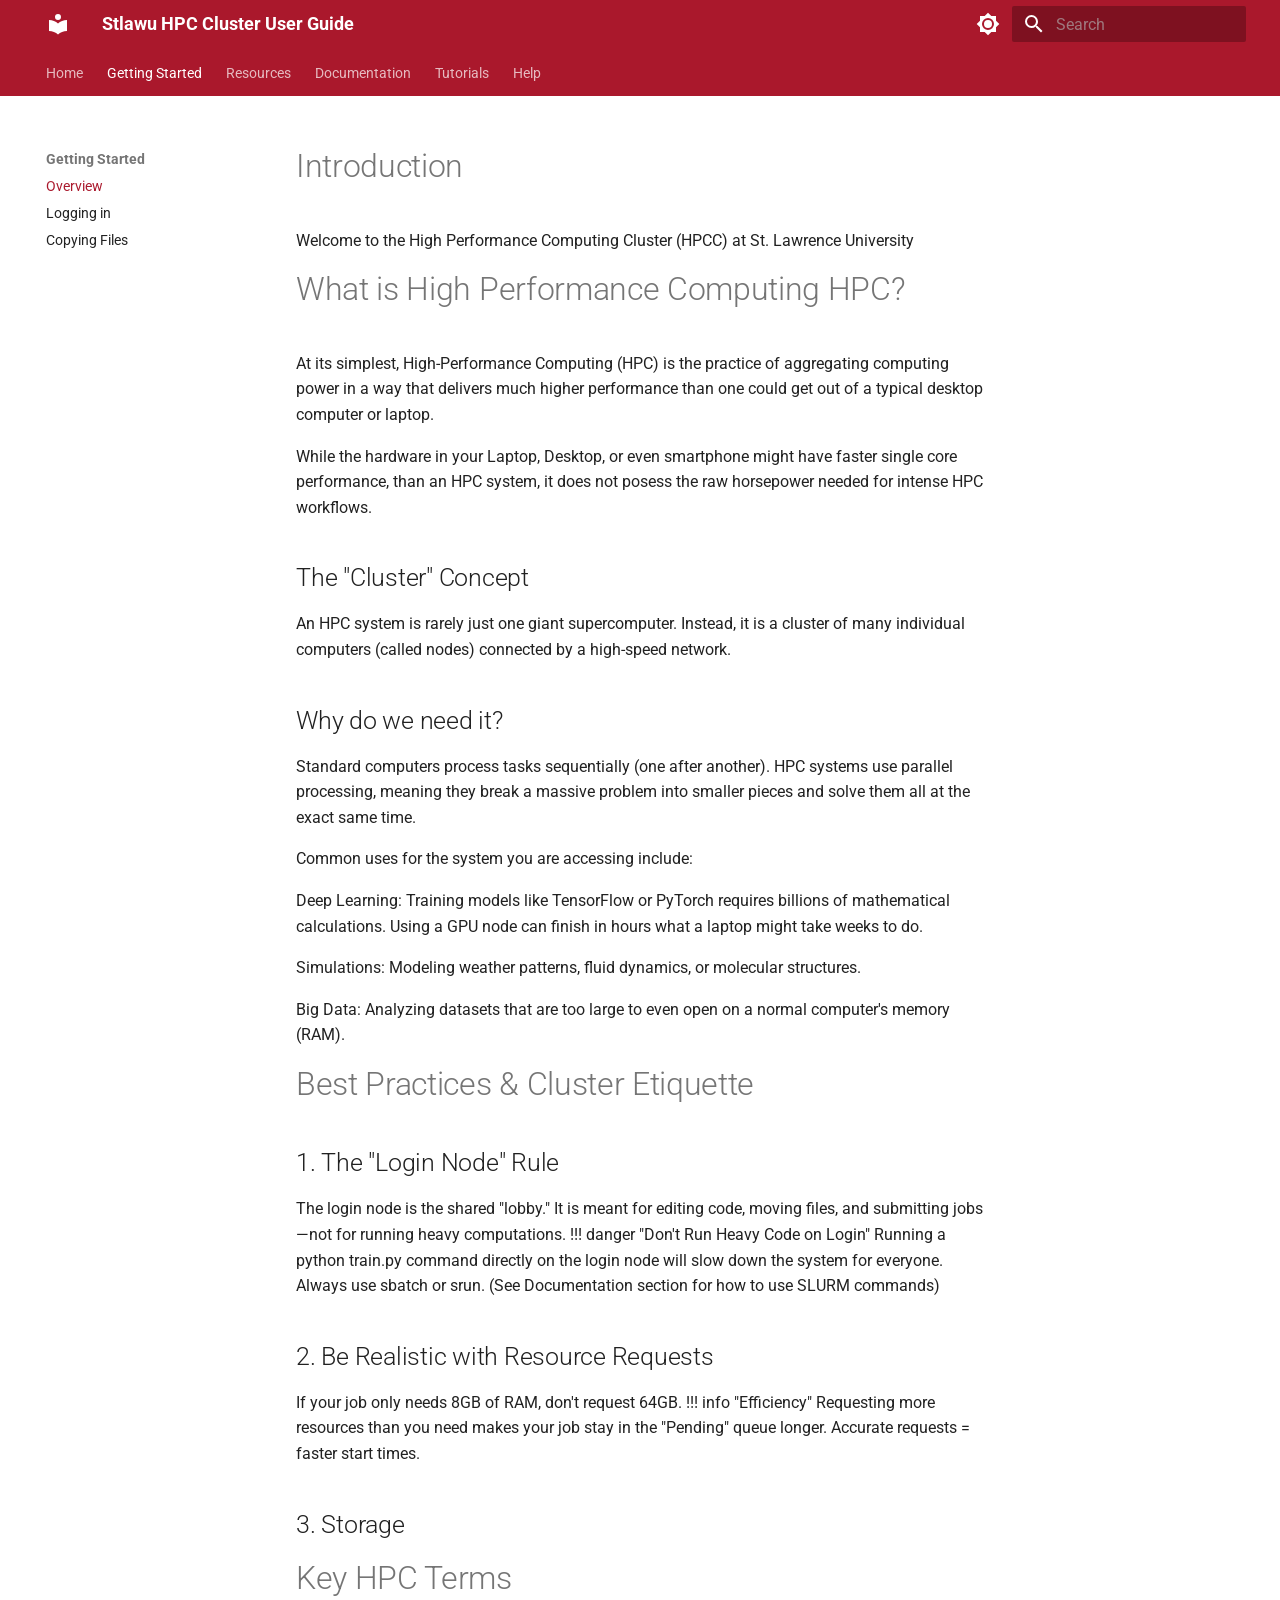
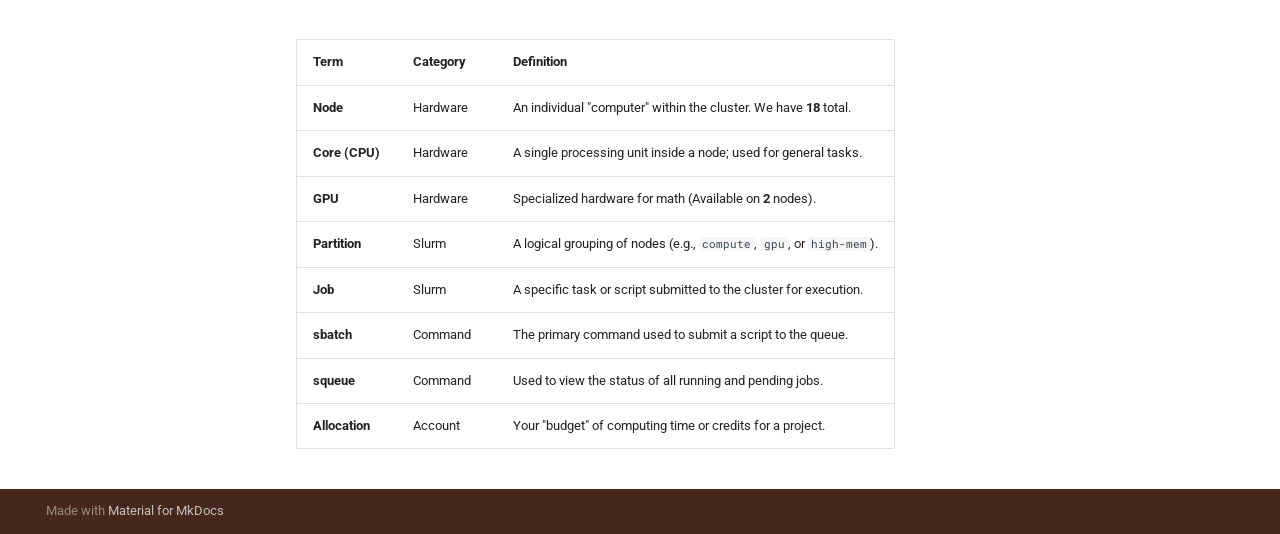
<file: gettingstarted/overview/index.html>
<!doctype html>
<html lang="en" class="no-js">
  <head>
    
      <meta charset="utf-8">
      <meta name="viewport" content="width=device-width,initial-scale=1">
      
      
      
      
        <link rel="prev" href="../..">
      
      
        <link rel="next" href="../loggingin/">
      
      
        
      
      
      <link rel="icon" href="../../assets/images/favicon.png">
      <meta name="generator" content="mkdocs-1.6.1, mkdocs-material-9.7.6">
    
    
      
        <title>Overview - Stlawu HPC Cluster User Guide</title>
      
    
    
      <link rel="stylesheet" href="../../assets/stylesheets/main.484c7ddc.min.css">
      
        
        <link rel="stylesheet" href="../../assets/stylesheets/palette.ab4e12ef.min.css">
      
      


    
    
      
    
    
      
        
        
        <link rel="preconnect" href="https://fonts.gstatic.com" crossorigin>
        <link rel="stylesheet" href="https://fonts.googleapis.com/css?family=Roboto:300,300i,400,400i,700,700i%7CRoboto+Mono:400,400i,700,700i&display=fallback">
        <style>:root{--md-text-font:"Roboto";--md-code-font:"Roboto Mono"}</style>
      
    
    
      <link rel="stylesheet" href="../../stylesheets/extra.css">
    
    <script>__md_scope=new URL("../..",location),__md_hash=e=>[...e].reduce(((e,_)=>(e<<5)-e+_.charCodeAt(0)),0),__md_get=(e,_=localStorage,t=__md_scope)=>JSON.parse(_.getItem(t.pathname+"."+e)),__md_set=(e,_,t=localStorage,a=__md_scope)=>{try{t.setItem(a.pathname+"."+e,JSON.stringify(_))}catch(e){}}</script>
    
      

    
    
  </head>
  
  
    
    
      
    
    
    
    
    <body dir="ltr" data-md-color-scheme="default" data-md-color-primary="custom" data-md-color-accent="custom">
  
    
    <input class="md-toggle" data-md-toggle="drawer" type="checkbox" id="__drawer" autocomplete="off">
    <input class="md-toggle" data-md-toggle="search" type="checkbox" id="__search" autocomplete="off">
    <label class="md-overlay" for="__drawer"></label>
    <div data-md-component="skip">
      
        
        <a href="#introduction" class="md-skip">
          Skip to content
        </a>
      
    </div>
    <div data-md-component="announce">
      
    </div>
    
    
      

<header class="md-header" data-md-component="header">
  <nav class="md-header__inner md-grid" aria-label="Header">
    <a href="../.." title="Stlawu HPC Cluster User Guide" class="md-header__button md-logo" aria-label="Stlawu HPC Cluster User Guide" data-md-component="logo">
      
  
  <svg xmlns="http://www.w3.org/2000/svg" viewBox="0 0 24 24"><path d="M12 8a3 3 0 0 0 3-3 3 3 0 0 0-3-3 3 3 0 0 0-3 3 3 3 0 0 0 3 3m0 3.54C9.64 9.35 6.5 8 3 8v11c3.5 0 6.64 1.35 9 3.54 2.36-2.19 5.5-3.54 9-3.54V8c-3.5 0-6.64 1.35-9 3.54"/></svg>

    </a>
    <label class="md-header__button md-icon" for="__drawer">
      
      <svg xmlns="http://www.w3.org/2000/svg" viewBox="0 0 24 24"><path d="M3 6h18v2H3zm0 5h18v2H3zm0 5h18v2H3z"/></svg>
    </label>
    <div class="md-header__title" data-md-component="header-title">
      <div class="md-header__ellipsis">
        <div class="md-header__topic">
          <span class="md-ellipsis">
            Stlawu HPC Cluster User Guide
          </span>
        </div>
        <div class="md-header__topic" data-md-component="header-topic">
          <span class="md-ellipsis">
            
              Overview
            
          </span>
        </div>
      </div>
    </div>
    
      
        <form class="md-header__option" data-md-component="palette">
  
    
    
    
    <input class="md-option" data-md-color-media="(prefers-color-scheme: light)" data-md-color-scheme="default" data-md-color-primary="custom" data-md-color-accent="custom"  aria-label="Switch to dark mode"  type="radio" name="__palette" id="__palette_0">
    
      <label class="md-header__button md-icon" title="Switch to dark mode" for="__palette_1" hidden>
        <svg xmlns="http://www.w3.org/2000/svg" viewBox="0 0 24 24"><path d="M12 8a4 4 0 0 0-4 4 4 4 0 0 0 4 4 4 4 0 0 0 4-4 4 4 0 0 0-4-4m0 10a6 6 0 0 1-6-6 6 6 0 0 1 6-6 6 6 0 0 1 6 6 6 6 0 0 1-6 6m8-9.31V4h-4.69L12 .69 8.69 4H4v4.69L.69 12 4 15.31V20h4.69L12 23.31 15.31 20H20v-4.69L23.31 12z"/></svg>
      </label>
    
  
    
    
    
    <input class="md-option" data-md-color-media="(prefers-color-scheme: dark)" data-md-color-scheme="slate" data-md-color-primary="custom" data-md-color-accent="custom"  aria-label="Switch to light mode"  type="radio" name="__palette" id="__palette_1">
    
      <label class="md-header__button md-icon" title="Switch to light mode" for="__palette_0" hidden>
        <svg xmlns="http://www.w3.org/2000/svg" viewBox="0 0 24 24"><path d="M12 18c-.89 0-1.74-.2-2.5-.55C11.56 16.5 13 14.42 13 12s-1.44-4.5-3.5-5.45C10.26 6.2 11.11 6 12 6a6 6 0 0 1 6 6 6 6 0 0 1-6 6m8-9.31V4h-4.69L12 .69 8.69 4H4v4.69L.69 12 4 15.31V20h4.69L12 23.31 15.31 20H20v-4.69L23.31 12z"/></svg>
      </label>
    
  
</form>
      
    
    
      <script>var palette=__md_get("__palette");if(palette&&palette.color){if("(prefers-color-scheme)"===palette.color.media){var media=matchMedia("(prefers-color-scheme: light)"),input=document.querySelector(media.matches?"[data-md-color-media='(prefers-color-scheme: light)']":"[data-md-color-media='(prefers-color-scheme: dark)']");palette.color.media=input.getAttribute("data-md-color-media"),palette.color.scheme=input.getAttribute("data-md-color-scheme"),palette.color.primary=input.getAttribute("data-md-color-primary"),palette.color.accent=input.getAttribute("data-md-color-accent")}for(var[key,value]of Object.entries(palette.color))document.body.setAttribute("data-md-color-"+key,value)}</script>
    
    
    
      
      
        <label class="md-header__button md-icon" for="__search">
          
          <svg xmlns="http://www.w3.org/2000/svg" viewBox="0 0 24 24"><path d="M9.5 3A6.5 6.5 0 0 1 16 9.5c0 1.61-.59 3.09-1.56 4.23l.27.27h.79l5 5-1.5 1.5-5-5v-.79l-.27-.27A6.52 6.52 0 0 1 9.5 16 6.5 6.5 0 0 1 3 9.5 6.5 6.5 0 0 1 9.5 3m0 2C7 5 5 7 5 9.5S7 14 9.5 14 14 12 14 9.5 12 5 9.5 5"/></svg>
        </label>
        <div class="md-search" data-md-component="search" role="dialog">
  <label class="md-search__overlay" for="__search"></label>
  <div class="md-search__inner" role="search">
    <form class="md-search__form" name="search">
      <input type="text" class="md-search__input" name="query" aria-label="Search" placeholder="Search" autocapitalize="off" autocorrect="off" autocomplete="off" spellcheck="false" data-md-component="search-query" required>
      <label class="md-search__icon md-icon" for="__search">
        
        <svg xmlns="http://www.w3.org/2000/svg" viewBox="0 0 24 24"><path d="M9.5 3A6.5 6.5 0 0 1 16 9.5c0 1.61-.59 3.09-1.56 4.23l.27.27h.79l5 5-1.5 1.5-5-5v-.79l-.27-.27A6.52 6.52 0 0 1 9.5 16 6.5 6.5 0 0 1 3 9.5 6.5 6.5 0 0 1 9.5 3m0 2C7 5 5 7 5 9.5S7 14 9.5 14 14 12 14 9.5 12 5 9.5 5"/></svg>
        
        <svg xmlns="http://www.w3.org/2000/svg" viewBox="0 0 24 24"><path d="M20 11v2H8l5.5 5.5-1.42 1.42L4.16 12l7.92-7.92L13.5 5.5 8 11z"/></svg>
      </label>
      <nav class="md-search__options" aria-label="Search">
        
          <a href="javascript:void(0)" class="md-search__icon md-icon" title="Share" aria-label="Share" data-clipboard data-clipboard-text="" data-md-component="search-share" tabindex="-1">
            
            <svg xmlns="http://www.w3.org/2000/svg" viewBox="0 0 24 24"><path d="M18 16.08c-.76 0-1.44.3-1.96.77L8.91 12.7c.05-.23.09-.46.09-.7s-.04-.47-.09-.7l7.05-4.11c.54.5 1.25.81 2.04.81a3 3 0 0 0 3-3 3 3 0 0 0-3-3 3 3 0 0 0-3 3c0 .24.04.47.09.7L8.04 9.81C7.5 9.31 6.79 9 6 9a3 3 0 0 0-3 3 3 3 0 0 0 3 3c.79 0 1.5-.31 2.04-.81l7.12 4.15c-.05.21-.08.43-.08.66 0 1.61 1.31 2.91 2.92 2.91s2.92-1.3 2.92-2.91A2.92 2.92 0 0 0 18 16.08"/></svg>
          </a>
        
        <button type="reset" class="md-search__icon md-icon" title="Clear" aria-label="Clear" tabindex="-1">
          
          <svg xmlns="http://www.w3.org/2000/svg" viewBox="0 0 24 24"><path d="M19 6.41 17.59 5 12 10.59 6.41 5 5 6.41 10.59 12 5 17.59 6.41 19 12 13.41 17.59 19 19 17.59 13.41 12z"/></svg>
        </button>
      </nav>
      
    </form>
    <div class="md-search__output">
      <div class="md-search__scrollwrap" tabindex="0" data-md-scrollfix>
        <div class="md-search-result" data-md-component="search-result">
          <div class="md-search-result__meta">
            Initializing search
          </div>
          <ol class="md-search-result__list" role="presentation"></ol>
        </div>
      </div>
    </div>
  </div>
</div>
      
    
    
  </nav>
  
</header>
    
    <div class="md-container" data-md-component="container">
      
      
        
          
            
<nav class="md-tabs" aria-label="Tabs" data-md-component="tabs">
  <div class="md-grid">
    <ul class="md-tabs__list">
      
        
  
  
  
  
    <li class="md-tabs__item">
      <a href="../.." class="md-tabs__link">
        
  
  
    
  
  Home

      </a>
    </li>
  

      
        
  
  
  
    
  
  
    
    
      <li class="md-tabs__item md-tabs__item--active">
        <a href="./" class="md-tabs__link">
          
  
  
  Getting Started

        </a>
      </li>
    
  

      
        
  
  
  
  
    
    
      <li class="md-tabs__item">
        <a href="../../resources/clusterinfo/" class="md-tabs__link">
          
  
  
  Resources

        </a>
      </li>
    
  

      
        
  
  
  
  
    
    
      <li class="md-tabs__item">
        <a href="../../documentation/documentation/" class="md-tabs__link">
          
  
  
  Documentation

        </a>
      </li>
    
  

      
        
  
  
  
  
    
    
      <li class="md-tabs__item">
        <a href="../../tutorials/submitjob/" class="md-tabs__link">
          
  
  
  Tutorials

        </a>
      </li>
    
  

      
        
  
  
  
  
    <li class="md-tabs__item">
      <a href="../../help/" class="md-tabs__link">
        
  
  
    
  
  Help

      </a>
    </li>
  

      
    </ul>
  </div>
</nav>
          
        
      
      <main class="md-main" data-md-component="main">
        <div class="md-main__inner md-grid">
          
            
              
              <div class="md-sidebar md-sidebar--primary" data-md-component="sidebar" data-md-type="navigation" >
                <div class="md-sidebar__scrollwrap">
                  <div class="md-sidebar__inner">
                    


  


<nav class="md-nav md-nav--primary md-nav--lifted" aria-label="Navigation" data-md-level="0">
  <label class="md-nav__title" for="__drawer">
    <a href="../.." title="Stlawu HPC Cluster User Guide" class="md-nav__button md-logo" aria-label="Stlawu HPC Cluster User Guide" data-md-component="logo">
      
  
  <svg xmlns="http://www.w3.org/2000/svg" viewBox="0 0 24 24"><path d="M12 8a3 3 0 0 0 3-3 3 3 0 0 0-3-3 3 3 0 0 0-3 3 3 3 0 0 0 3 3m0 3.54C9.64 9.35 6.5 8 3 8v11c3.5 0 6.64 1.35 9 3.54 2.36-2.19 5.5-3.54 9-3.54V8c-3.5 0-6.64 1.35-9 3.54"/></svg>

    </a>
    Stlawu HPC Cluster User Guide
  </label>
  
  <ul class="md-nav__list" data-md-scrollfix>
    
      
      
  
  
  
  
    <li class="md-nav__item">
      <a href="../.." class="md-nav__link">
        
  
  
  <span class="md-ellipsis">
    
  
    Home
  

    
  </span>
  
  

      </a>
    </li>
  

    
      
      
  
  
    
  
  
  
    
    
    
    
      
        
        
      
      
        
      
    
    
    <li class="md-nav__item md-nav__item--active md-nav__item--section md-nav__item--nested">
      
        
        
        <input class="md-nav__toggle md-toggle " type="checkbox" id="__nav_2" checked>
        
          
          <label class="md-nav__link" for="__nav_2" id="__nav_2_label" tabindex="">
            
  
  
  <span class="md-ellipsis">
    
  
    Getting Started
  

    
  </span>
  
  

            <span class="md-nav__icon md-icon"></span>
          </label>
        
        <nav class="md-nav" data-md-level="1" aria-labelledby="__nav_2_label" aria-expanded="true">
          <label class="md-nav__title" for="__nav_2">
            <span class="md-nav__icon md-icon"></span>
            
  
    Getting Started
  

          </label>
          <ul class="md-nav__list" data-md-scrollfix>
            
              
                
  
  
    
  
  
  
    <li class="md-nav__item md-nav__item--active">
      
      <input class="md-nav__toggle md-toggle" type="checkbox" id="__toc">
      
      
        
      
      
      <a href="./" class="md-nav__link md-nav__link--active">
        
  
  
  <span class="md-ellipsis">
    
  
    Overview
  

    
  </span>
  
  

      </a>
      
    </li>
  

              
            
              
                
  
  
  
  
    <li class="md-nav__item">
      <a href="../loggingin/" class="md-nav__link">
        
  
  
  <span class="md-ellipsis">
    
  
    Logging in
  

    
  </span>
  
  

      </a>
    </li>
  

              
            
              
                
  
  
  
  
    <li class="md-nav__item">
      <a href="../copyingfiles/" class="md-nav__link">
        
  
  
  <span class="md-ellipsis">
    
  
    Copying Files
  

    
  </span>
  
  

      </a>
    </li>
  

              
            
          </ul>
        </nav>
      
    </li>
  

    
      
      
  
  
  
  
    
    
    
    
      
      
        
      
    
    
    <li class="md-nav__item md-nav__item--nested">
      
        
        
          
        
        <input class="md-nav__toggle md-toggle md-toggle--indeterminate" type="checkbox" id="__nav_3" >
        
          
          <label class="md-nav__link" for="__nav_3" id="__nav_3_label" tabindex="0">
            
  
  
  <span class="md-ellipsis">
    
  
    Resources
  

    
  </span>
  
  

            <span class="md-nav__icon md-icon"></span>
          </label>
        
        <nav class="md-nav" data-md-level="1" aria-labelledby="__nav_3_label" aria-expanded="false">
          <label class="md-nav__title" for="__nav_3">
            <span class="md-nav__icon md-icon"></span>
            
  
    Resources
  

          </label>
          <ul class="md-nav__list" data-md-scrollfix>
            
              
                
  
  
  
  
    <li class="md-nav__item">
      <a href="../../resources/clusterinfo/" class="md-nav__link">
        
  
  
  <span class="md-ellipsis">
    
  
    Cluster Info
  

    
  </span>
  
  

      </a>
    </li>
  

              
            
              
                
  
  
  
  
    <li class="md-nav__item">
      <a href="../../resources/monitoring/" class="md-nav__link">
        
  
  
  <span class="md-ellipsis">
    
  
    Monitoring Software
  

    
  </span>
  
  

      </a>
    </li>
  

              
            
          </ul>
        </nav>
      
    </li>
  

    
      
      
  
  
  
  
    
    
    
    
      
      
        
      
    
    
    <li class="md-nav__item md-nav__item--nested">
      
        
        
          
        
        <input class="md-nav__toggle md-toggle md-toggle--indeterminate" type="checkbox" id="__nav_4" >
        
          
          <label class="md-nav__link" for="__nav_4" id="__nav_4_label" tabindex="0">
            
  
  
  <span class="md-ellipsis">
    
  
    Documentation
  

    
  </span>
  
  

            <span class="md-nav__icon md-icon"></span>
          </label>
        
        <nav class="md-nav" data-md-level="1" aria-labelledby="__nav_4_label" aria-expanded="false">
          <label class="md-nav__title" for="__nav_4">
            <span class="md-nav__icon md-icon"></span>
            
  
    Documentation
  

          </label>
          <ul class="md-nav__list" data-md-scrollfix>
            
              
                
  
  
  
  
    <li class="md-nav__item">
      <a href="../../documentation/documentation/" class="md-nav__link">
        
  
  
  <span class="md-ellipsis">
    
  
    Slurm Tutorial
  

    
  </span>
  
  

      </a>
    </li>
  

              
            
          </ul>
        </nav>
      
    </li>
  

    
      
      
  
  
  
  
    
    
    
    
      
      
        
      
    
    
    <li class="md-nav__item md-nav__item--nested">
      
        
        
          
        
        <input class="md-nav__toggle md-toggle md-toggle--indeterminate" type="checkbox" id="__nav_5" >
        
          
          <label class="md-nav__link" for="__nav_5" id="__nav_5_label" tabindex="0">
            
  
  
  <span class="md-ellipsis">
    
  
    Tutorials
  

    
  </span>
  
  

            <span class="md-nav__icon md-icon"></span>
          </label>
        
        <nav class="md-nav" data-md-level="1" aria-labelledby="__nav_5_label" aria-expanded="false">
          <label class="md-nav__title" for="__nav_5">
            <span class="md-nav__icon md-icon"></span>
            
  
    Tutorials
  

          </label>
          <ul class="md-nav__list" data-md-scrollfix>
            
              
                
  
  
  
  
    <li class="md-nav__item">
      <a href="../../tutorials/submitjob/" class="md-nav__link">
        
  
  
  <span class="md-ellipsis">
    
  
    Submitting a Job
  

    
  </span>
  
  

      </a>
    </li>
  

              
            
              
                
  
  
  
  
    <li class="md-nav__item">
      <a href="../../tutorials/tensorcpu/" class="md-nav__link">
        
  
  
  <span class="md-ellipsis">
    
  
    Tensorflow CPU
  

    
  </span>
  
  

      </a>
    </li>
  

              
            
              
                
  
  
  
  
    <li class="md-nav__item">
      <a href="../../tutorials/tensorgpu/" class="md-nav__link">
        
  
  
  <span class="md-ellipsis">
    
  
    Tensorflow GPU
  

    
  </span>
  
  

      </a>
    </li>
  

              
            
              
                
  
  
  
  
    <li class="md-nav__item">
      <a href="../../tutorials/pytorch/" class="md-nav__link">
        
  
  
  <span class="md-ellipsis">
    
  
    PyTorch
  

    
  </span>
  
  

      </a>
    </li>
  

              
            
              
                
  
  
  
  
    <li class="md-nav__item">
      <a href="../../r.md" class="md-nav__link">
        
  
  
  <span class="md-ellipsis">
    
  
    R
  

    
  </span>
  
  

      </a>
    </li>
  

              
            
          </ul>
        </nav>
      
    </li>
  

    
      
      
  
  
  
  
    <li class="md-nav__item">
      <a href="../../help/" class="md-nav__link">
        
  
  
  <span class="md-ellipsis">
    
  
    Help
  

    
  </span>
  
  

      </a>
    </li>
  

    
  </ul>
</nav>
                  </div>
                </div>
              </div>
            
            
              
              <div class="md-sidebar md-sidebar--secondary" data-md-component="sidebar" data-md-type="toc" >
                <div class="md-sidebar__scrollwrap">
                  <div class="md-sidebar__inner">
                    

<nav class="md-nav md-nav--secondary" aria-label="Table of contents">
  
  
  
    
  
  
</nav>
                  </div>
                </div>
              </div>
            
          
          
            <div class="md-content" data-md-component="content">
              
              <article class="md-content__inner md-typeset">
                
                  



<h1 id="introduction">Introduction</h1>
<p>Welcome to the High Performance Computing Cluster (HPCC) at St. Lawrence University</p>
<h1 id="what-is-high-performance-computing-hpc">What is High Performance Computing HPC?</h1>
<p>At its simplest, High-Performance Computing (HPC) is the practice of aggregating computing power in a way that delivers much higher performance than one could get out of a typical desktop computer or laptop.</p>
<p>While the hardware in your Laptop, Desktop, or even smartphone might have faster single core performance, than an HPC system, it does not posess the raw horsepower needed for intense HPC workflows.</p>
<h2 id="the-cluster-concept">The "Cluster" Concept</h2>
<p>An HPC system is rarely just one giant supercomputer. Instead, it is a cluster of many individual computers (called nodes) connected by a high-speed network.</p>
<h2 id="why-do-we-need-it">Why do we need it?</h2>
<p>Standard computers process tasks sequentially (one after another). HPC systems use parallel processing, meaning they break a massive problem into smaller pieces and solve them all at the exact same time.</p>
<p>Common uses for the system you are accessing include:</p>
<p>Deep Learning: Training models like TensorFlow or PyTorch requires billions of mathematical calculations. Using a GPU node can finish in hours what a laptop might take weeks to do.</p>
<p>Simulations: Modeling weather patterns, fluid dynamics, or molecular structures.</p>
<p>Big Data: Analyzing datasets that are too large to even open on a normal computer's memory (RAM).</p>
<h1 id="best-practices-cluster-etiquette">Best Practices &amp; Cluster Etiquette</h1>
<h2 id="1-the-login-node-rule">1. The "Login Node" Rule</h2>
<p>The login node is the shared "lobby." It is meant for editing code, moving files, and submitting jobs—not for running heavy computations.
!!! danger "Don't Run Heavy Code on Login"
Running a python train.py command directly on the login node will slow down the system for everyone. Always use sbatch or srun. (See Documentation section for how to use SLURM commands)</p>
<h2 id="2-be-realistic-with-resource-requests">2. Be Realistic with Resource Requests</h2>
<p>If your job only needs 8GB of RAM, don't request 64GB.
!!! info "Efficiency"
Requesting more resources than you need makes your job stay in the "Pending" queue longer. Accurate requests = faster start times.</p>
<h2 id="3-storage">3. Storage</h2>
<h1 id="key-hpc-terms">Key HPC Terms</h1>
<table>
<thead>
<tr>
<th style="text-align: left;">Term</th>
<th style="text-align: left;">Category</th>
<th style="text-align: left;">Definition</th>
</tr>
</thead>
<tbody>
<tr>
<td style="text-align: left;"><strong>Node</strong></td>
<td style="text-align: left;">Hardware</td>
<td style="text-align: left;">An individual "computer" within the cluster. We have <strong>18</strong> total.</td>
</tr>
<tr>
<td style="text-align: left;"><strong>Core (CPU)</strong></td>
<td style="text-align: left;">Hardware</td>
<td style="text-align: left;">A single processing unit inside a node; used for general tasks.</td>
</tr>
<tr>
<td style="text-align: left;"><strong>GPU</strong></td>
<td style="text-align: left;">Hardware</td>
<td style="text-align: left;">Specialized hardware for math (Available on <strong>2</strong> nodes).</td>
</tr>
<tr>
<td style="text-align: left;"><strong>Partition</strong></td>
<td style="text-align: left;">Slurm</td>
<td style="text-align: left;">A logical grouping of nodes (e.g., <code>compute</code>, <code>gpu</code>, or <code>high-mem</code>).</td>
</tr>
<tr>
<td style="text-align: left;"><strong>Job</strong></td>
<td style="text-align: left;">Slurm</td>
<td style="text-align: left;">A specific task or script submitted to the cluster for execution.</td>
</tr>
<tr>
<td style="text-align: left;"><strong>sbatch</strong></td>
<td style="text-align: left;">Command</td>
<td style="text-align: left;">The primary command used to submit a script to the queue.</td>
</tr>
<tr>
<td style="text-align: left;"><strong>squeue</strong></td>
<td style="text-align: left;">Command</td>
<td style="text-align: left;">Used to view the status of all running and pending jobs.</td>
</tr>
<tr>
<td style="text-align: left;"><strong>Allocation</strong></td>
<td style="text-align: left;">Account</td>
<td style="text-align: left;">Your "budget" of computing time or credits for a project.</td>
</tr>
</tbody>
</table>












                
              </article>
            </div>
          
          
<script>var target=document.getElementById(location.hash.slice(1));target&&target.name&&(target.checked=target.name.startsWith("__tabbed_"))</script>
        </div>
        
      </main>
      
        <footer class="md-footer">
  
  <div class="md-footer-meta md-typeset">
    <div class="md-footer-meta__inner md-grid">
      <div class="md-copyright">
  
  
    Made with
    <a href="https://squidfunk.github.io/mkdocs-material/" target="_blank" rel="noopener">
      Material for MkDocs
    </a>
  
</div>
      
    </div>
  </div>
</footer>
      
    </div>
    <div class="md-dialog" data-md-component="dialog">
      <div class="md-dialog__inner md-typeset"></div>
    </div>
    
    
    
      
      
      <script id="__config" type="application/json">{"annotate": null, "base": "../..", "features": ["navigation.tabs", "navigation.sections", "navigation.expand", "search.share", "content.code.copy", "content.code.annotate"], "search": "../../assets/javascripts/workers/search.2c215733.min.js", "tags": null, "translations": {"clipboard.copied": "Copied to clipboard", "clipboard.copy": "Copy to clipboard", "search.result.more.one": "1 more on this page", "search.result.more.other": "# more on this page", "search.result.none": "No matching documents", "search.result.one": "1 matching document", "search.result.other": "# matching documents", "search.result.placeholder": "Type to start searching", "search.result.term.missing": "Missing", "select.version": "Select version"}, "version": null}</script>
    
    
      <script src="../../assets/javascripts/bundle.79ae519e.min.js"></script>
      
    
  </body>
</html>
</file>
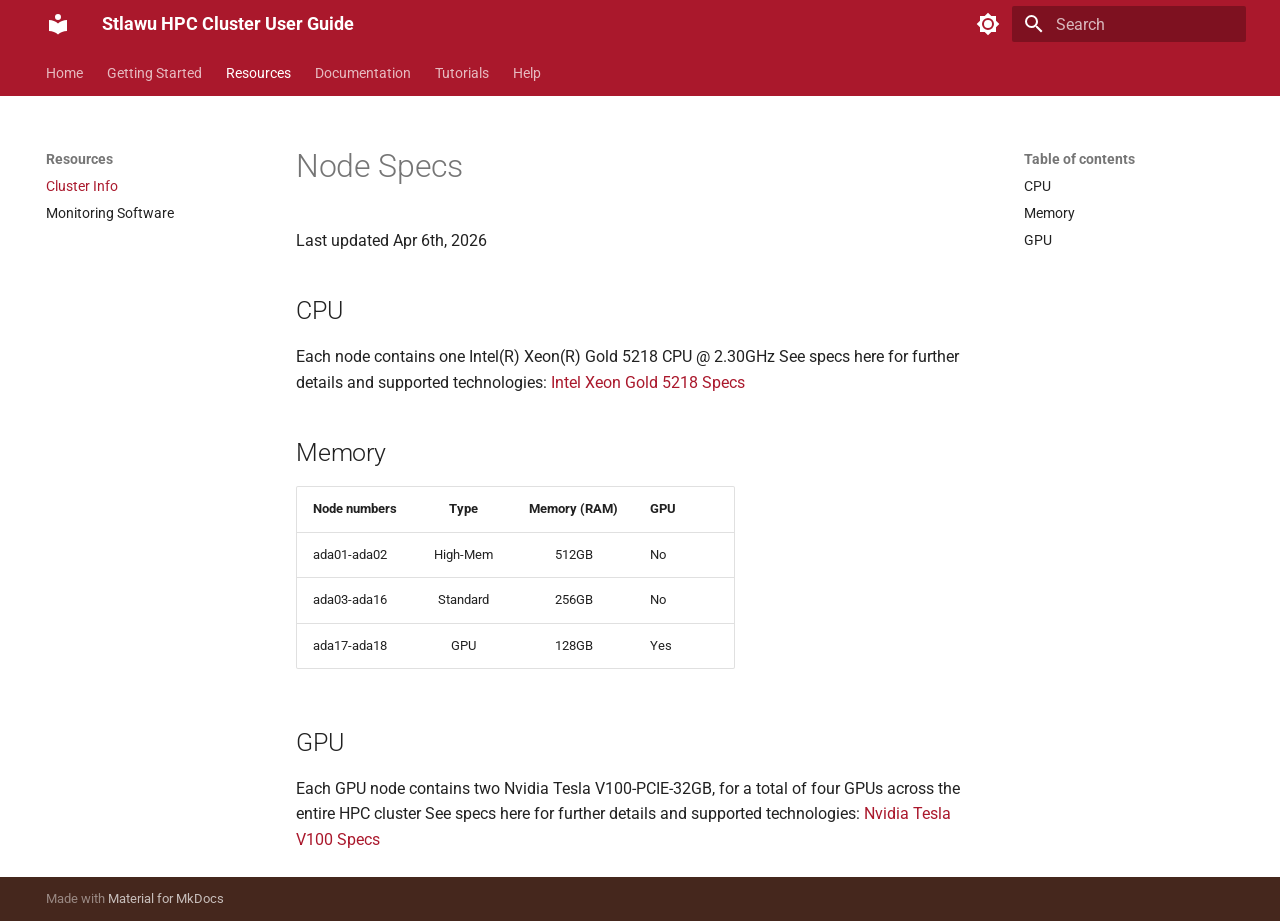
<file: resources/clusterinfo/index.html>
<!doctype html>
<html lang="en" class="no-js">
  <head>
    
      <meta charset="utf-8">
      <meta name="viewport" content="width=device-width,initial-scale=1">
      
      
      
      
        <link rel="prev" href="../../gettingstarted/copyingfiles/">
      
      
        <link rel="next" href="../monitoring/">
      
      
        
      
      
      <link rel="icon" href="../../assets/images/favicon.png">
      <meta name="generator" content="mkdocs-1.6.1, mkdocs-material-9.7.6">
    
    
      
        <title>Cluster Info - Stlawu HPC Cluster User Guide</title>
      
    
    
      <link rel="stylesheet" href="../../assets/stylesheets/main.484c7ddc.min.css">
      
        
        <link rel="stylesheet" href="../../assets/stylesheets/palette.ab4e12ef.min.css">
      
      


    
    
      
    
    
      
        
        
        <link rel="preconnect" href="https://fonts.gstatic.com" crossorigin>
        <link rel="stylesheet" href="https://fonts.googleapis.com/css?family=Roboto:300,300i,400,400i,700,700i%7CRoboto+Mono:400,400i,700,700i&display=fallback">
        <style>:root{--md-text-font:"Roboto";--md-code-font:"Roboto Mono"}</style>
      
    
    
      <link rel="stylesheet" href="../../stylesheets/extra.css">
    
    <script>__md_scope=new URL("../..",location),__md_hash=e=>[...e].reduce(((e,_)=>(e<<5)-e+_.charCodeAt(0)),0),__md_get=(e,_=localStorage,t=__md_scope)=>JSON.parse(_.getItem(t.pathname+"."+e)),__md_set=(e,_,t=localStorage,a=__md_scope)=>{try{t.setItem(a.pathname+"."+e,JSON.stringify(_))}catch(e){}}</script>
    
      

    
    
  </head>
  
  
    
    
      
    
    
    
    
    <body dir="ltr" data-md-color-scheme="default" data-md-color-primary="custom" data-md-color-accent="custom">
  
    
    <input class="md-toggle" data-md-toggle="drawer" type="checkbox" id="__drawer" autocomplete="off">
    <input class="md-toggle" data-md-toggle="search" type="checkbox" id="__search" autocomplete="off">
    <label class="md-overlay" for="__drawer"></label>
    <div data-md-component="skip">
      
        
        <a href="#node-specs" class="md-skip">
          Skip to content
        </a>
      
    </div>
    <div data-md-component="announce">
      
    </div>
    
    
      

<header class="md-header" data-md-component="header">
  <nav class="md-header__inner md-grid" aria-label="Header">
    <a href="../.." title="Stlawu HPC Cluster User Guide" class="md-header__button md-logo" aria-label="Stlawu HPC Cluster User Guide" data-md-component="logo">
      
  
  <svg xmlns="http://www.w3.org/2000/svg" viewBox="0 0 24 24"><path d="M12 8a3 3 0 0 0 3-3 3 3 0 0 0-3-3 3 3 0 0 0-3 3 3 3 0 0 0 3 3m0 3.54C9.64 9.35 6.5 8 3 8v11c3.5 0 6.64 1.35 9 3.54 2.36-2.19 5.5-3.54 9-3.54V8c-3.5 0-6.64 1.35-9 3.54"/></svg>

    </a>
    <label class="md-header__button md-icon" for="__drawer">
      
      <svg xmlns="http://www.w3.org/2000/svg" viewBox="0 0 24 24"><path d="M3 6h18v2H3zm0 5h18v2H3zm0 5h18v2H3z"/></svg>
    </label>
    <div class="md-header__title" data-md-component="header-title">
      <div class="md-header__ellipsis">
        <div class="md-header__topic">
          <span class="md-ellipsis">
            Stlawu HPC Cluster User Guide
          </span>
        </div>
        <div class="md-header__topic" data-md-component="header-topic">
          <span class="md-ellipsis">
            
              Cluster Info
            
          </span>
        </div>
      </div>
    </div>
    
      
        <form class="md-header__option" data-md-component="palette">
  
    
    
    
    <input class="md-option" data-md-color-media="(prefers-color-scheme: light)" data-md-color-scheme="default" data-md-color-primary="custom" data-md-color-accent="custom"  aria-label="Switch to dark mode"  type="radio" name="__palette" id="__palette_0">
    
      <label class="md-header__button md-icon" title="Switch to dark mode" for="__palette_1" hidden>
        <svg xmlns="http://www.w3.org/2000/svg" viewBox="0 0 24 24"><path d="M12 8a4 4 0 0 0-4 4 4 4 0 0 0 4 4 4 4 0 0 0 4-4 4 4 0 0 0-4-4m0 10a6 6 0 0 1-6-6 6 6 0 0 1 6-6 6 6 0 0 1 6 6 6 6 0 0 1-6 6m8-9.31V4h-4.69L12 .69 8.69 4H4v4.69L.69 12 4 15.31V20h4.69L12 23.31 15.31 20H20v-4.69L23.31 12z"/></svg>
      </label>
    
  
    
    
    
    <input class="md-option" data-md-color-media="(prefers-color-scheme: dark)" data-md-color-scheme="slate" data-md-color-primary="custom" data-md-color-accent="custom"  aria-label="Switch to light mode"  type="radio" name="__palette" id="__palette_1">
    
      <label class="md-header__button md-icon" title="Switch to light mode" for="__palette_0" hidden>
        <svg xmlns="http://www.w3.org/2000/svg" viewBox="0 0 24 24"><path d="M12 18c-.89 0-1.74-.2-2.5-.55C11.56 16.5 13 14.42 13 12s-1.44-4.5-3.5-5.45C10.26 6.2 11.11 6 12 6a6 6 0 0 1 6 6 6 6 0 0 1-6 6m8-9.31V4h-4.69L12 .69 8.69 4H4v4.69L.69 12 4 15.31V20h4.69L12 23.31 15.31 20H20v-4.69L23.31 12z"/></svg>
      </label>
    
  
</form>
      
    
    
      <script>var palette=__md_get("__palette");if(palette&&palette.color){if("(prefers-color-scheme)"===palette.color.media){var media=matchMedia("(prefers-color-scheme: light)"),input=document.querySelector(media.matches?"[data-md-color-media='(prefers-color-scheme: light)']":"[data-md-color-media='(prefers-color-scheme: dark)']");palette.color.media=input.getAttribute("data-md-color-media"),palette.color.scheme=input.getAttribute("data-md-color-scheme"),palette.color.primary=input.getAttribute("data-md-color-primary"),palette.color.accent=input.getAttribute("data-md-color-accent")}for(var[key,value]of Object.entries(palette.color))document.body.setAttribute("data-md-color-"+key,value)}</script>
    
    
    
      
      
        <label class="md-header__button md-icon" for="__search">
          
          <svg xmlns="http://www.w3.org/2000/svg" viewBox="0 0 24 24"><path d="M9.5 3A6.5 6.5 0 0 1 16 9.5c0 1.61-.59 3.09-1.56 4.23l.27.27h.79l5 5-1.5 1.5-5-5v-.79l-.27-.27A6.52 6.52 0 0 1 9.5 16 6.5 6.5 0 0 1 3 9.5 6.5 6.5 0 0 1 9.5 3m0 2C7 5 5 7 5 9.5S7 14 9.5 14 14 12 14 9.5 12 5 9.5 5"/></svg>
        </label>
        <div class="md-search" data-md-component="search" role="dialog">
  <label class="md-search__overlay" for="__search"></label>
  <div class="md-search__inner" role="search">
    <form class="md-search__form" name="search">
      <input type="text" class="md-search__input" name="query" aria-label="Search" placeholder="Search" autocapitalize="off" autocorrect="off" autocomplete="off" spellcheck="false" data-md-component="search-query" required>
      <label class="md-search__icon md-icon" for="__search">
        
        <svg xmlns="http://www.w3.org/2000/svg" viewBox="0 0 24 24"><path d="M9.5 3A6.5 6.5 0 0 1 16 9.5c0 1.61-.59 3.09-1.56 4.23l.27.27h.79l5 5-1.5 1.5-5-5v-.79l-.27-.27A6.52 6.52 0 0 1 9.5 16 6.5 6.5 0 0 1 3 9.5 6.5 6.5 0 0 1 9.5 3m0 2C7 5 5 7 5 9.5S7 14 9.5 14 14 12 14 9.5 12 5 9.5 5"/></svg>
        
        <svg xmlns="http://www.w3.org/2000/svg" viewBox="0 0 24 24"><path d="M20 11v2H8l5.5 5.5-1.42 1.42L4.16 12l7.92-7.92L13.5 5.5 8 11z"/></svg>
      </label>
      <nav class="md-search__options" aria-label="Search">
        
          <a href="javascript:void(0)" class="md-search__icon md-icon" title="Share" aria-label="Share" data-clipboard data-clipboard-text="" data-md-component="search-share" tabindex="-1">
            
            <svg xmlns="http://www.w3.org/2000/svg" viewBox="0 0 24 24"><path d="M18 16.08c-.76 0-1.44.3-1.96.77L8.91 12.7c.05-.23.09-.46.09-.7s-.04-.47-.09-.7l7.05-4.11c.54.5 1.25.81 2.04.81a3 3 0 0 0 3-3 3 3 0 0 0-3-3 3 3 0 0 0-3 3c0 .24.04.47.09.7L8.04 9.81C7.5 9.31 6.79 9 6 9a3 3 0 0 0-3 3 3 3 0 0 0 3 3c.79 0 1.5-.31 2.04-.81l7.12 4.15c-.05.21-.08.43-.08.66 0 1.61 1.31 2.91 2.92 2.91s2.92-1.3 2.92-2.91A2.92 2.92 0 0 0 18 16.08"/></svg>
          </a>
        
        <button type="reset" class="md-search__icon md-icon" title="Clear" aria-label="Clear" tabindex="-1">
          
          <svg xmlns="http://www.w3.org/2000/svg" viewBox="0 0 24 24"><path d="M19 6.41 17.59 5 12 10.59 6.41 5 5 6.41 10.59 12 5 17.59 6.41 19 12 13.41 17.59 19 19 17.59 13.41 12z"/></svg>
        </button>
      </nav>
      
    </form>
    <div class="md-search__output">
      <div class="md-search__scrollwrap" tabindex="0" data-md-scrollfix>
        <div class="md-search-result" data-md-component="search-result">
          <div class="md-search-result__meta">
            Initializing search
          </div>
          <ol class="md-search-result__list" role="presentation"></ol>
        </div>
      </div>
    </div>
  </div>
</div>
      
    
    
  </nav>
  
</header>
    
    <div class="md-container" data-md-component="container">
      
      
        
          
            
<nav class="md-tabs" aria-label="Tabs" data-md-component="tabs">
  <div class="md-grid">
    <ul class="md-tabs__list">
      
        
  
  
  
  
    <li class="md-tabs__item">
      <a href="../.." class="md-tabs__link">
        
  
  
    
  
  Home

      </a>
    </li>
  

      
        
  
  
  
  
    
    
      <li class="md-tabs__item">
        <a href="../../gettingstarted/overview/" class="md-tabs__link">
          
  
  
  Getting Started

        </a>
      </li>
    
  

      
        
  
  
  
    
  
  
    
    
      <li class="md-tabs__item md-tabs__item--active">
        <a href="./" class="md-tabs__link">
          
  
  
  Resources

        </a>
      </li>
    
  

      
        
  
  
  
  
    
    
      <li class="md-tabs__item">
        <a href="../../documentation/documentation/" class="md-tabs__link">
          
  
  
  Documentation

        </a>
      </li>
    
  

      
        
  
  
  
  
    
    
      <li class="md-tabs__item">
        <a href="../../tutorials/submitjob/" class="md-tabs__link">
          
  
  
  Tutorials

        </a>
      </li>
    
  

      
        
  
  
  
  
    <li class="md-tabs__item">
      <a href="../../help/" class="md-tabs__link">
        
  
  
    
  
  Help

      </a>
    </li>
  

      
    </ul>
  </div>
</nav>
          
        
      
      <main class="md-main" data-md-component="main">
        <div class="md-main__inner md-grid">
          
            
              
              <div class="md-sidebar md-sidebar--primary" data-md-component="sidebar" data-md-type="navigation" >
                <div class="md-sidebar__scrollwrap">
                  <div class="md-sidebar__inner">
                    


  


<nav class="md-nav md-nav--primary md-nav--lifted" aria-label="Navigation" data-md-level="0">
  <label class="md-nav__title" for="__drawer">
    <a href="../.." title="Stlawu HPC Cluster User Guide" class="md-nav__button md-logo" aria-label="Stlawu HPC Cluster User Guide" data-md-component="logo">
      
  
  <svg xmlns="http://www.w3.org/2000/svg" viewBox="0 0 24 24"><path d="M12 8a3 3 0 0 0 3-3 3 3 0 0 0-3-3 3 3 0 0 0-3 3 3 3 0 0 0 3 3m0 3.54C9.64 9.35 6.5 8 3 8v11c3.5 0 6.64 1.35 9 3.54 2.36-2.19 5.5-3.54 9-3.54V8c-3.5 0-6.64 1.35-9 3.54"/></svg>

    </a>
    Stlawu HPC Cluster User Guide
  </label>
  
  <ul class="md-nav__list" data-md-scrollfix>
    
      
      
  
  
  
  
    <li class="md-nav__item">
      <a href="../.." class="md-nav__link">
        
  
  
  <span class="md-ellipsis">
    
  
    Home
  

    
  </span>
  
  

      </a>
    </li>
  

    
      
      
  
  
  
  
    
    
    
    
      
      
        
      
    
    
    <li class="md-nav__item md-nav__item--nested">
      
        
        
          
        
        <input class="md-nav__toggle md-toggle md-toggle--indeterminate" type="checkbox" id="__nav_2" >
        
          
          <label class="md-nav__link" for="__nav_2" id="__nav_2_label" tabindex="0">
            
  
  
  <span class="md-ellipsis">
    
  
    Getting Started
  

    
  </span>
  
  

            <span class="md-nav__icon md-icon"></span>
          </label>
        
        <nav class="md-nav" data-md-level="1" aria-labelledby="__nav_2_label" aria-expanded="false">
          <label class="md-nav__title" for="__nav_2">
            <span class="md-nav__icon md-icon"></span>
            
  
    Getting Started
  

          </label>
          <ul class="md-nav__list" data-md-scrollfix>
            
              
                
  
  
  
  
    <li class="md-nav__item">
      <a href="../../gettingstarted/overview/" class="md-nav__link">
        
  
  
  <span class="md-ellipsis">
    
  
    Overview
  

    
  </span>
  
  

      </a>
    </li>
  

              
            
              
                
  
  
  
  
    <li class="md-nav__item">
      <a href="../../gettingstarted/loggingin/" class="md-nav__link">
        
  
  
  <span class="md-ellipsis">
    
  
    Logging in
  

    
  </span>
  
  

      </a>
    </li>
  

              
            
              
                
  
  
  
  
    <li class="md-nav__item">
      <a href="../../gettingstarted/copyingfiles/" class="md-nav__link">
        
  
  
  <span class="md-ellipsis">
    
  
    Copying Files
  

    
  </span>
  
  

      </a>
    </li>
  

              
            
          </ul>
        </nav>
      
    </li>
  

    
      
      
  
  
    
  
  
  
    
    
    
    
      
        
        
      
      
        
      
    
    
    <li class="md-nav__item md-nav__item--active md-nav__item--section md-nav__item--nested">
      
        
        
        <input class="md-nav__toggle md-toggle " type="checkbox" id="__nav_3" checked>
        
          
          <label class="md-nav__link" for="__nav_3" id="__nav_3_label" tabindex="">
            
  
  
  <span class="md-ellipsis">
    
  
    Resources
  

    
  </span>
  
  

            <span class="md-nav__icon md-icon"></span>
          </label>
        
        <nav class="md-nav" data-md-level="1" aria-labelledby="__nav_3_label" aria-expanded="true">
          <label class="md-nav__title" for="__nav_3">
            <span class="md-nav__icon md-icon"></span>
            
  
    Resources
  

          </label>
          <ul class="md-nav__list" data-md-scrollfix>
            
              
                
  
  
    
  
  
  
    <li class="md-nav__item md-nav__item--active">
      
      <input class="md-nav__toggle md-toggle" type="checkbox" id="__toc">
      
      
        
      
      
        <label class="md-nav__link md-nav__link--active" for="__toc">
          
  
  
  <span class="md-ellipsis">
    
  
    Cluster Info
  

    
  </span>
  
  

          <span class="md-nav__icon md-icon"></span>
        </label>
      
      <a href="./" class="md-nav__link md-nav__link--active">
        
  
  
  <span class="md-ellipsis">
    
  
    Cluster Info
  

    
  </span>
  
  

      </a>
      
        

<nav class="md-nav md-nav--secondary" aria-label="Table of contents">
  
  
  
    
  
  
    <label class="md-nav__title" for="__toc">
      <span class="md-nav__icon md-icon"></span>
      Table of contents
    </label>
    <ul class="md-nav__list" data-md-component="toc" data-md-scrollfix>
      
        <li class="md-nav__item">
  <a href="#cpu" class="md-nav__link">
    <span class="md-ellipsis">
      
        CPU
      
    </span>
  </a>
  
</li>
      
        <li class="md-nav__item">
  <a href="#memory" class="md-nav__link">
    <span class="md-ellipsis">
      
        Memory
      
    </span>
  </a>
  
</li>
      
        <li class="md-nav__item">
  <a href="#gpu" class="md-nav__link">
    <span class="md-ellipsis">
      
        GPU
      
    </span>
  </a>
  
</li>
      
    </ul>
  
</nav>
      
    </li>
  

              
            
              
                
  
  
  
  
    <li class="md-nav__item">
      <a href="../monitoring/" class="md-nav__link">
        
  
  
  <span class="md-ellipsis">
    
  
    Monitoring Software
  

    
  </span>
  
  

      </a>
    </li>
  

              
            
          </ul>
        </nav>
      
    </li>
  

    
      
      
  
  
  
  
    
    
    
    
      
      
        
      
    
    
    <li class="md-nav__item md-nav__item--nested">
      
        
        
          
        
        <input class="md-nav__toggle md-toggle md-toggle--indeterminate" type="checkbox" id="__nav_4" >
        
          
          <label class="md-nav__link" for="__nav_4" id="__nav_4_label" tabindex="0">
            
  
  
  <span class="md-ellipsis">
    
  
    Documentation
  

    
  </span>
  
  

            <span class="md-nav__icon md-icon"></span>
          </label>
        
        <nav class="md-nav" data-md-level="1" aria-labelledby="__nav_4_label" aria-expanded="false">
          <label class="md-nav__title" for="__nav_4">
            <span class="md-nav__icon md-icon"></span>
            
  
    Documentation
  

          </label>
          <ul class="md-nav__list" data-md-scrollfix>
            
              
                
  
  
  
  
    <li class="md-nav__item">
      <a href="../../documentation/documentation/" class="md-nav__link">
        
  
  
  <span class="md-ellipsis">
    
  
    Slurm Tutorial
  

    
  </span>
  
  

      </a>
    </li>
  

              
            
          </ul>
        </nav>
      
    </li>
  

    
      
      
  
  
  
  
    
    
    
    
      
      
        
      
    
    
    <li class="md-nav__item md-nav__item--nested">
      
        
        
          
        
        <input class="md-nav__toggle md-toggle md-toggle--indeterminate" type="checkbox" id="__nav_5" >
        
          
          <label class="md-nav__link" for="__nav_5" id="__nav_5_label" tabindex="0">
            
  
  
  <span class="md-ellipsis">
    
  
    Tutorials
  

    
  </span>
  
  

            <span class="md-nav__icon md-icon"></span>
          </label>
        
        <nav class="md-nav" data-md-level="1" aria-labelledby="__nav_5_label" aria-expanded="false">
          <label class="md-nav__title" for="__nav_5">
            <span class="md-nav__icon md-icon"></span>
            
  
    Tutorials
  

          </label>
          <ul class="md-nav__list" data-md-scrollfix>
            
              
                
  
  
  
  
    <li class="md-nav__item">
      <a href="../../tutorials/submitjob/" class="md-nav__link">
        
  
  
  <span class="md-ellipsis">
    
  
    Submitting a Job
  

    
  </span>
  
  

      </a>
    </li>
  

              
            
              
                
  
  
  
  
    <li class="md-nav__item">
      <a href="../../tutorials/tensorcpu/" class="md-nav__link">
        
  
  
  <span class="md-ellipsis">
    
  
    Tensorflow CPU
  

    
  </span>
  
  

      </a>
    </li>
  

              
            
              
                
  
  
  
  
    <li class="md-nav__item">
      <a href="../../tutorials/tensorgpu/" class="md-nav__link">
        
  
  
  <span class="md-ellipsis">
    
  
    Tensorflow GPU
  

    
  </span>
  
  

      </a>
    </li>
  

              
            
              
                
  
  
  
  
    <li class="md-nav__item">
      <a href="../../tutorials/pytorch/" class="md-nav__link">
        
  
  
  <span class="md-ellipsis">
    
  
    PyTorch
  

    
  </span>
  
  

      </a>
    </li>
  

              
            
              
                
  
  
  
  
    <li class="md-nav__item">
      <a href="../../r.md" class="md-nav__link">
        
  
  
  <span class="md-ellipsis">
    
  
    R
  

    
  </span>
  
  

      </a>
    </li>
  

              
            
          </ul>
        </nav>
      
    </li>
  

    
      
      
  
  
  
  
    <li class="md-nav__item">
      <a href="../../help/" class="md-nav__link">
        
  
  
  <span class="md-ellipsis">
    
  
    Help
  

    
  </span>
  
  

      </a>
    </li>
  

    
  </ul>
</nav>
                  </div>
                </div>
              </div>
            
            
              
              <div class="md-sidebar md-sidebar--secondary" data-md-component="sidebar" data-md-type="toc" >
                <div class="md-sidebar__scrollwrap">
                  <div class="md-sidebar__inner">
                    

<nav class="md-nav md-nav--secondary" aria-label="Table of contents">
  
  
  
    
  
  
    <label class="md-nav__title" for="__toc">
      <span class="md-nav__icon md-icon"></span>
      Table of contents
    </label>
    <ul class="md-nav__list" data-md-component="toc" data-md-scrollfix>
      
        <li class="md-nav__item">
  <a href="#cpu" class="md-nav__link">
    <span class="md-ellipsis">
      
        CPU
      
    </span>
  </a>
  
</li>
      
        <li class="md-nav__item">
  <a href="#memory" class="md-nav__link">
    <span class="md-ellipsis">
      
        Memory
      
    </span>
  </a>
  
</li>
      
        <li class="md-nav__item">
  <a href="#gpu" class="md-nav__link">
    <span class="md-ellipsis">
      
        GPU
      
    </span>
  </a>
  
</li>
      
    </ul>
  
</nav>
                  </div>
                </div>
              </div>
            
          
          
            <div class="md-content" data-md-component="content">
              
              <article class="md-content__inner md-typeset">
                
                  



<h1 id="node-specs">Node Specs</h1>
<p>Last updated Apr 6th, 2026</p>
<h2 id="cpu">CPU</h2>
<p>Each node contains one Intel(R) Xeon(R) Gold 5218 CPU @ 2.30GHz
See specs here for further details and supported technologies: <a href="https://www.intel.com/content/www/us/en/products/sku/192444/intel-xeon-gold-5218-processor-22m-cache-2-30-ghz/specifications.html">Intel Xeon Gold 5218 Specs</a></p>
<h2 id="memory">Memory</h2>
<table>
<thead>
<tr>
<th style="text-align: left;">Node numbers</th>
<th style="text-align: center;">Type</th>
<th style="text-align: center;">Memory (RAM)</th>
<th style="text-align: left;">GPU</th>
</tr>
</thead>
<tbody>
<tr>
<td style="text-align: left;">ada01-ada02</td>
<td style="text-align: center;">High-Mem</td>
<td style="text-align: center;">512GB</td>
<td style="text-align: left;">No</td>
</tr>
<tr>
<td style="text-align: left;">ada03-ada16</td>
<td style="text-align: center;">Standard</td>
<td style="text-align: center;">256GB</td>
<td style="text-align: left;">No</td>
</tr>
<tr>
<td style="text-align: left;">ada17-ada18</td>
<td style="text-align: center;">GPU</td>
<td style="text-align: center;">128GB</td>
<td style="text-align: left;">Yes</td>
</tr>
</tbody>
</table>
<h2 id="gpu">GPU</h2>
<p>Each GPU node contains two Nvidia Tesla V100-PCIE-32GB, for a total of four GPUs across the entire HPC cluster
See specs here for further details and supported technologies: <a href="https://images.nvidia.com/content/technologies/volta/pdf/volta-v100-datasheet-update-us-1165301-r5.pdf">Nvidia Tesla V100 Specs</a></p>












                
              </article>
            </div>
          
          
<script>var target=document.getElementById(location.hash.slice(1));target&&target.name&&(target.checked=target.name.startsWith("__tabbed_"))</script>
        </div>
        
      </main>
      
        <footer class="md-footer">
  
  <div class="md-footer-meta md-typeset">
    <div class="md-footer-meta__inner md-grid">
      <div class="md-copyright">
  
  
    Made with
    <a href="https://squidfunk.github.io/mkdocs-material/" target="_blank" rel="noopener">
      Material for MkDocs
    </a>
  
</div>
      
    </div>
  </div>
</footer>
      
    </div>
    <div class="md-dialog" data-md-component="dialog">
      <div class="md-dialog__inner md-typeset"></div>
    </div>
    
    
    
      
      
      <script id="__config" type="application/json">{"annotate": null, "base": "../..", "features": ["navigation.tabs", "navigation.sections", "navigation.expand", "search.share", "content.code.copy", "content.code.annotate"], "search": "../../assets/javascripts/workers/search.2c215733.min.js", "tags": null, "translations": {"clipboard.copied": "Copied to clipboard", "clipboard.copy": "Copy to clipboard", "search.result.more.one": "1 more on this page", "search.result.more.other": "# more on this page", "search.result.none": "No matching documents", "search.result.one": "1 matching document", "search.result.other": "# matching documents", "search.result.placeholder": "Type to start searching", "search.result.term.missing": "Missing", "select.version": "Select version"}, "version": null}</script>
    
    
      <script src="../../assets/javascripts/bundle.79ae519e.min.js"></script>
      
    
  </body>
</html>
</file>
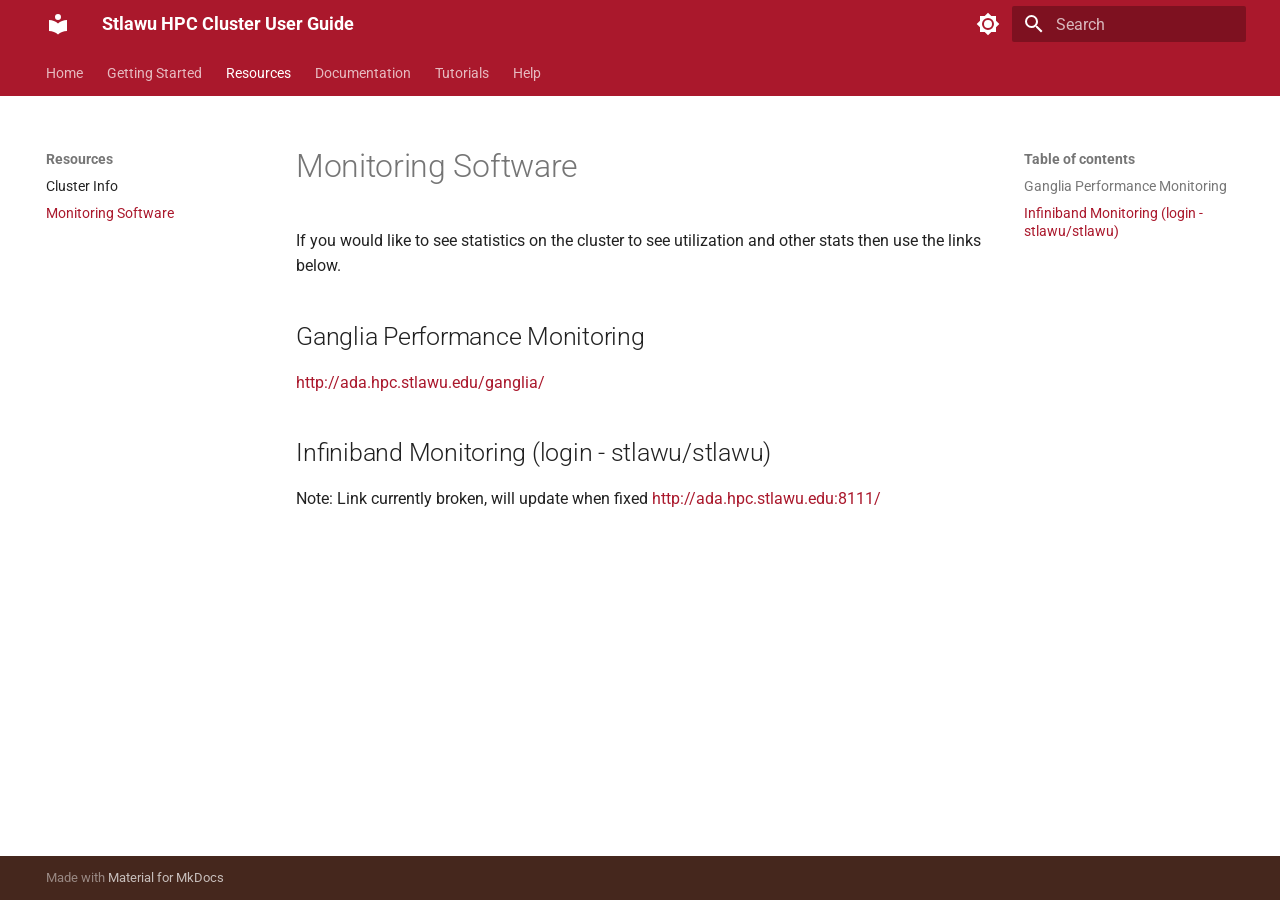
<file: resources/monitoring/index.html>
<!doctype html>
<html lang="en" class="no-js">
  <head>
    
      <meta charset="utf-8">
      <meta name="viewport" content="width=device-width,initial-scale=1">
      
      
      
      
        <link rel="prev" href="../clusterinfo/">
      
      
        <link rel="next" href="../../documentation/documentation/">
      
      
        
      
      
      <link rel="icon" href="../../assets/images/favicon.png">
      <meta name="generator" content="mkdocs-1.6.1, mkdocs-material-9.7.6">
    
    
      
        <title>Monitoring Software - Stlawu HPC Cluster User Guide</title>
      
    
    
      <link rel="stylesheet" href="../../assets/stylesheets/main.484c7ddc.min.css">
      
        
        <link rel="stylesheet" href="../../assets/stylesheets/palette.ab4e12ef.min.css">
      
      


    
    
      
    
    
      
        
        
        <link rel="preconnect" href="https://fonts.gstatic.com" crossorigin>
        <link rel="stylesheet" href="https://fonts.googleapis.com/css?family=Roboto:300,300i,400,400i,700,700i%7CRoboto+Mono:400,400i,700,700i&display=fallback">
        <style>:root{--md-text-font:"Roboto";--md-code-font:"Roboto Mono"}</style>
      
    
    
      <link rel="stylesheet" href="../../stylesheets/extra.css">
    
    <script>__md_scope=new URL("../..",location),__md_hash=e=>[...e].reduce(((e,_)=>(e<<5)-e+_.charCodeAt(0)),0),__md_get=(e,_=localStorage,t=__md_scope)=>JSON.parse(_.getItem(t.pathname+"."+e)),__md_set=(e,_,t=localStorage,a=__md_scope)=>{try{t.setItem(a.pathname+"."+e,JSON.stringify(_))}catch(e){}}</script>
    
      

    
    
  </head>
  
  
    
    
      
    
    
    
    
    <body dir="ltr" data-md-color-scheme="default" data-md-color-primary="custom" data-md-color-accent="custom">
  
    
    <input class="md-toggle" data-md-toggle="drawer" type="checkbox" id="__drawer" autocomplete="off">
    <input class="md-toggle" data-md-toggle="search" type="checkbox" id="__search" autocomplete="off">
    <label class="md-overlay" for="__drawer"></label>
    <div data-md-component="skip">
      
        
        <a href="#monitoring-software" class="md-skip">
          Skip to content
        </a>
      
    </div>
    <div data-md-component="announce">
      
    </div>
    
    
      

<header class="md-header" data-md-component="header">
  <nav class="md-header__inner md-grid" aria-label="Header">
    <a href="../.." title="Stlawu HPC Cluster User Guide" class="md-header__button md-logo" aria-label="Stlawu HPC Cluster User Guide" data-md-component="logo">
      
  
  <svg xmlns="http://www.w3.org/2000/svg" viewBox="0 0 24 24"><path d="M12 8a3 3 0 0 0 3-3 3 3 0 0 0-3-3 3 3 0 0 0-3 3 3 3 0 0 0 3 3m0 3.54C9.64 9.35 6.5 8 3 8v11c3.5 0 6.64 1.35 9 3.54 2.36-2.19 5.5-3.54 9-3.54V8c-3.5 0-6.64 1.35-9 3.54"/></svg>

    </a>
    <label class="md-header__button md-icon" for="__drawer">
      
      <svg xmlns="http://www.w3.org/2000/svg" viewBox="0 0 24 24"><path d="M3 6h18v2H3zm0 5h18v2H3zm0 5h18v2H3z"/></svg>
    </label>
    <div class="md-header__title" data-md-component="header-title">
      <div class="md-header__ellipsis">
        <div class="md-header__topic">
          <span class="md-ellipsis">
            Stlawu HPC Cluster User Guide
          </span>
        </div>
        <div class="md-header__topic" data-md-component="header-topic">
          <span class="md-ellipsis">
            
              Monitoring Software
            
          </span>
        </div>
      </div>
    </div>
    
      
        <form class="md-header__option" data-md-component="palette">
  
    
    
    
    <input class="md-option" data-md-color-media="(prefers-color-scheme: light)" data-md-color-scheme="default" data-md-color-primary="custom" data-md-color-accent="custom"  aria-label="Switch to dark mode"  type="radio" name="__palette" id="__palette_0">
    
      <label class="md-header__button md-icon" title="Switch to dark mode" for="__palette_1" hidden>
        <svg xmlns="http://www.w3.org/2000/svg" viewBox="0 0 24 24"><path d="M12 8a4 4 0 0 0-4 4 4 4 0 0 0 4 4 4 4 0 0 0 4-4 4 4 0 0 0-4-4m0 10a6 6 0 0 1-6-6 6 6 0 0 1 6-6 6 6 0 0 1 6 6 6 6 0 0 1-6 6m8-9.31V4h-4.69L12 .69 8.69 4H4v4.69L.69 12 4 15.31V20h4.69L12 23.31 15.31 20H20v-4.69L23.31 12z"/></svg>
      </label>
    
  
    
    
    
    <input class="md-option" data-md-color-media="(prefers-color-scheme: dark)" data-md-color-scheme="slate" data-md-color-primary="custom" data-md-color-accent="custom"  aria-label="Switch to light mode"  type="radio" name="__palette" id="__palette_1">
    
      <label class="md-header__button md-icon" title="Switch to light mode" for="__palette_0" hidden>
        <svg xmlns="http://www.w3.org/2000/svg" viewBox="0 0 24 24"><path d="M12 18c-.89 0-1.74-.2-2.5-.55C11.56 16.5 13 14.42 13 12s-1.44-4.5-3.5-5.45C10.26 6.2 11.11 6 12 6a6 6 0 0 1 6 6 6 6 0 0 1-6 6m8-9.31V4h-4.69L12 .69 8.69 4H4v4.69L.69 12 4 15.31V20h4.69L12 23.31 15.31 20H20v-4.69L23.31 12z"/></svg>
      </label>
    
  
</form>
      
    
    
      <script>var palette=__md_get("__palette");if(palette&&palette.color){if("(prefers-color-scheme)"===palette.color.media){var media=matchMedia("(prefers-color-scheme: light)"),input=document.querySelector(media.matches?"[data-md-color-media='(prefers-color-scheme: light)']":"[data-md-color-media='(prefers-color-scheme: dark)']");palette.color.media=input.getAttribute("data-md-color-media"),palette.color.scheme=input.getAttribute("data-md-color-scheme"),palette.color.primary=input.getAttribute("data-md-color-primary"),palette.color.accent=input.getAttribute("data-md-color-accent")}for(var[key,value]of Object.entries(palette.color))document.body.setAttribute("data-md-color-"+key,value)}</script>
    
    
    
      
      
        <label class="md-header__button md-icon" for="__search">
          
          <svg xmlns="http://www.w3.org/2000/svg" viewBox="0 0 24 24"><path d="M9.5 3A6.5 6.5 0 0 1 16 9.5c0 1.61-.59 3.09-1.56 4.23l.27.27h.79l5 5-1.5 1.5-5-5v-.79l-.27-.27A6.52 6.52 0 0 1 9.5 16 6.5 6.5 0 0 1 3 9.5 6.5 6.5 0 0 1 9.5 3m0 2C7 5 5 7 5 9.5S7 14 9.5 14 14 12 14 9.5 12 5 9.5 5"/></svg>
        </label>
        <div class="md-search" data-md-component="search" role="dialog">
  <label class="md-search__overlay" for="__search"></label>
  <div class="md-search__inner" role="search">
    <form class="md-search__form" name="search">
      <input type="text" class="md-search__input" name="query" aria-label="Search" placeholder="Search" autocapitalize="off" autocorrect="off" autocomplete="off" spellcheck="false" data-md-component="search-query" required>
      <label class="md-search__icon md-icon" for="__search">
        
        <svg xmlns="http://www.w3.org/2000/svg" viewBox="0 0 24 24"><path d="M9.5 3A6.5 6.5 0 0 1 16 9.5c0 1.61-.59 3.09-1.56 4.23l.27.27h.79l5 5-1.5 1.5-5-5v-.79l-.27-.27A6.52 6.52 0 0 1 9.5 16 6.5 6.5 0 0 1 3 9.5 6.5 6.5 0 0 1 9.5 3m0 2C7 5 5 7 5 9.5S7 14 9.5 14 14 12 14 9.5 12 5 9.5 5"/></svg>
        
        <svg xmlns="http://www.w3.org/2000/svg" viewBox="0 0 24 24"><path d="M20 11v2H8l5.5 5.5-1.42 1.42L4.16 12l7.92-7.92L13.5 5.5 8 11z"/></svg>
      </label>
      <nav class="md-search__options" aria-label="Search">
        
          <a href="javascript:void(0)" class="md-search__icon md-icon" title="Share" aria-label="Share" data-clipboard data-clipboard-text="" data-md-component="search-share" tabindex="-1">
            
            <svg xmlns="http://www.w3.org/2000/svg" viewBox="0 0 24 24"><path d="M18 16.08c-.76 0-1.44.3-1.96.77L8.91 12.7c.05-.23.09-.46.09-.7s-.04-.47-.09-.7l7.05-4.11c.54.5 1.25.81 2.04.81a3 3 0 0 0 3-3 3 3 0 0 0-3-3 3 3 0 0 0-3 3c0 .24.04.47.09.7L8.04 9.81C7.5 9.31 6.79 9 6 9a3 3 0 0 0-3 3 3 3 0 0 0 3 3c.79 0 1.5-.31 2.04-.81l7.12 4.15c-.05.21-.08.43-.08.66 0 1.61 1.31 2.91 2.92 2.91s2.92-1.3 2.92-2.91A2.92 2.92 0 0 0 18 16.08"/></svg>
          </a>
        
        <button type="reset" class="md-search__icon md-icon" title="Clear" aria-label="Clear" tabindex="-1">
          
          <svg xmlns="http://www.w3.org/2000/svg" viewBox="0 0 24 24"><path d="M19 6.41 17.59 5 12 10.59 6.41 5 5 6.41 10.59 12 5 17.59 6.41 19 12 13.41 17.59 19 19 17.59 13.41 12z"/></svg>
        </button>
      </nav>
      
    </form>
    <div class="md-search__output">
      <div class="md-search__scrollwrap" tabindex="0" data-md-scrollfix>
        <div class="md-search-result" data-md-component="search-result">
          <div class="md-search-result__meta">
            Initializing search
          </div>
          <ol class="md-search-result__list" role="presentation"></ol>
        </div>
      </div>
    </div>
  </div>
</div>
      
    
    
  </nav>
  
</header>
    
    <div class="md-container" data-md-component="container">
      
      
        
          
            
<nav class="md-tabs" aria-label="Tabs" data-md-component="tabs">
  <div class="md-grid">
    <ul class="md-tabs__list">
      
        
  
  
  
  
    <li class="md-tabs__item">
      <a href="../.." class="md-tabs__link">
        
  
  
    
  
  Home

      </a>
    </li>
  

      
        
  
  
  
  
    
    
      <li class="md-tabs__item">
        <a href="../../gettingstarted/overview/" class="md-tabs__link">
          
  
  
  Getting Started

        </a>
      </li>
    
  

      
        
  
  
  
    
  
  
    
    
      <li class="md-tabs__item md-tabs__item--active">
        <a href="../clusterinfo/" class="md-tabs__link">
          
  
  
  Resources

        </a>
      </li>
    
  

      
        
  
  
  
  
    
    
      <li class="md-tabs__item">
        <a href="../../documentation/documentation/" class="md-tabs__link">
          
  
  
  Documentation

        </a>
      </li>
    
  

      
        
  
  
  
  
    
    
      <li class="md-tabs__item">
        <a href="../../tutorials/submitjob/" class="md-tabs__link">
          
  
  
  Tutorials

        </a>
      </li>
    
  

      
        
  
  
  
  
    <li class="md-tabs__item">
      <a href="../../help/" class="md-tabs__link">
        
  
  
    
  
  Help

      </a>
    </li>
  

      
    </ul>
  </div>
</nav>
          
        
      
      <main class="md-main" data-md-component="main">
        <div class="md-main__inner md-grid">
          
            
              
              <div class="md-sidebar md-sidebar--primary" data-md-component="sidebar" data-md-type="navigation" >
                <div class="md-sidebar__scrollwrap">
                  <div class="md-sidebar__inner">
                    


  


<nav class="md-nav md-nav--primary md-nav--lifted" aria-label="Navigation" data-md-level="0">
  <label class="md-nav__title" for="__drawer">
    <a href="../.." title="Stlawu HPC Cluster User Guide" class="md-nav__button md-logo" aria-label="Stlawu HPC Cluster User Guide" data-md-component="logo">
      
  
  <svg xmlns="http://www.w3.org/2000/svg" viewBox="0 0 24 24"><path d="M12 8a3 3 0 0 0 3-3 3 3 0 0 0-3-3 3 3 0 0 0-3 3 3 3 0 0 0 3 3m0 3.54C9.64 9.35 6.5 8 3 8v11c3.5 0 6.64 1.35 9 3.54 2.36-2.19 5.5-3.54 9-3.54V8c-3.5 0-6.64 1.35-9 3.54"/></svg>

    </a>
    Stlawu HPC Cluster User Guide
  </label>
  
  <ul class="md-nav__list" data-md-scrollfix>
    
      
      
  
  
  
  
    <li class="md-nav__item">
      <a href="../.." class="md-nav__link">
        
  
  
  <span class="md-ellipsis">
    
  
    Home
  

    
  </span>
  
  

      </a>
    </li>
  

    
      
      
  
  
  
  
    
    
    
    
      
      
        
      
    
    
    <li class="md-nav__item md-nav__item--nested">
      
        
        
          
        
        <input class="md-nav__toggle md-toggle md-toggle--indeterminate" type="checkbox" id="__nav_2" >
        
          
          <label class="md-nav__link" for="__nav_2" id="__nav_2_label" tabindex="0">
            
  
  
  <span class="md-ellipsis">
    
  
    Getting Started
  

    
  </span>
  
  

            <span class="md-nav__icon md-icon"></span>
          </label>
        
        <nav class="md-nav" data-md-level="1" aria-labelledby="__nav_2_label" aria-expanded="false">
          <label class="md-nav__title" for="__nav_2">
            <span class="md-nav__icon md-icon"></span>
            
  
    Getting Started
  

          </label>
          <ul class="md-nav__list" data-md-scrollfix>
            
              
                
  
  
  
  
    <li class="md-nav__item">
      <a href="../../gettingstarted/overview/" class="md-nav__link">
        
  
  
  <span class="md-ellipsis">
    
  
    Overview
  

    
  </span>
  
  

      </a>
    </li>
  

              
            
              
                
  
  
  
  
    <li class="md-nav__item">
      <a href="../../gettingstarted/loggingin/" class="md-nav__link">
        
  
  
  <span class="md-ellipsis">
    
  
    Logging in
  

    
  </span>
  
  

      </a>
    </li>
  

              
            
              
                
  
  
  
  
    <li class="md-nav__item">
      <a href="../../gettingstarted/copyingfiles/" class="md-nav__link">
        
  
  
  <span class="md-ellipsis">
    
  
    Copying Files
  

    
  </span>
  
  

      </a>
    </li>
  

              
            
          </ul>
        </nav>
      
    </li>
  

    
      
      
  
  
    
  
  
  
    
    
    
    
      
        
        
      
      
        
      
    
    
    <li class="md-nav__item md-nav__item--active md-nav__item--section md-nav__item--nested">
      
        
        
        <input class="md-nav__toggle md-toggle " type="checkbox" id="__nav_3" checked>
        
          
          <label class="md-nav__link" for="__nav_3" id="__nav_3_label" tabindex="">
            
  
  
  <span class="md-ellipsis">
    
  
    Resources
  

    
  </span>
  
  

            <span class="md-nav__icon md-icon"></span>
          </label>
        
        <nav class="md-nav" data-md-level="1" aria-labelledby="__nav_3_label" aria-expanded="true">
          <label class="md-nav__title" for="__nav_3">
            <span class="md-nav__icon md-icon"></span>
            
  
    Resources
  

          </label>
          <ul class="md-nav__list" data-md-scrollfix>
            
              
                
  
  
  
  
    <li class="md-nav__item">
      <a href="../clusterinfo/" class="md-nav__link">
        
  
  
  <span class="md-ellipsis">
    
  
    Cluster Info
  

    
  </span>
  
  

      </a>
    </li>
  

              
            
              
                
  
  
    
  
  
  
    <li class="md-nav__item md-nav__item--active">
      
      <input class="md-nav__toggle md-toggle" type="checkbox" id="__toc">
      
      
        
      
      
        <label class="md-nav__link md-nav__link--active" for="__toc">
          
  
  
  <span class="md-ellipsis">
    
  
    Monitoring Software
  

    
  </span>
  
  

          <span class="md-nav__icon md-icon"></span>
        </label>
      
      <a href="./" class="md-nav__link md-nav__link--active">
        
  
  
  <span class="md-ellipsis">
    
  
    Monitoring Software
  

    
  </span>
  
  

      </a>
      
        

<nav class="md-nav md-nav--secondary" aria-label="Table of contents">
  
  
  
    
  
  
    <label class="md-nav__title" for="__toc">
      <span class="md-nav__icon md-icon"></span>
      Table of contents
    </label>
    <ul class="md-nav__list" data-md-component="toc" data-md-scrollfix>
      
        <li class="md-nav__item">
  <a href="#ganglia-performance-monitoring" class="md-nav__link">
    <span class="md-ellipsis">
      
        Ganglia Performance Monitoring
      
    </span>
  </a>
  
</li>
      
        <li class="md-nav__item">
  <a href="#infiniband-monitoring-login-stlawustlawu" class="md-nav__link">
    <span class="md-ellipsis">
      
        Infiniband Monitoring (login - stlawu/stlawu)
      
    </span>
  </a>
  
</li>
      
    </ul>
  
</nav>
      
    </li>
  

              
            
          </ul>
        </nav>
      
    </li>
  

    
      
      
  
  
  
  
    
    
    
    
      
      
        
      
    
    
    <li class="md-nav__item md-nav__item--nested">
      
        
        
          
        
        <input class="md-nav__toggle md-toggle md-toggle--indeterminate" type="checkbox" id="__nav_4" >
        
          
          <label class="md-nav__link" for="__nav_4" id="__nav_4_label" tabindex="0">
            
  
  
  <span class="md-ellipsis">
    
  
    Documentation
  

    
  </span>
  
  

            <span class="md-nav__icon md-icon"></span>
          </label>
        
        <nav class="md-nav" data-md-level="1" aria-labelledby="__nav_4_label" aria-expanded="false">
          <label class="md-nav__title" for="__nav_4">
            <span class="md-nav__icon md-icon"></span>
            
  
    Documentation
  

          </label>
          <ul class="md-nav__list" data-md-scrollfix>
            
              
                
  
  
  
  
    <li class="md-nav__item">
      <a href="../../documentation/documentation/" class="md-nav__link">
        
  
  
  <span class="md-ellipsis">
    
  
    Slurm Tutorial
  

    
  </span>
  
  

      </a>
    </li>
  

              
            
          </ul>
        </nav>
      
    </li>
  

    
      
      
  
  
  
  
    
    
    
    
      
      
        
      
    
    
    <li class="md-nav__item md-nav__item--nested">
      
        
        
          
        
        <input class="md-nav__toggle md-toggle md-toggle--indeterminate" type="checkbox" id="__nav_5" >
        
          
          <label class="md-nav__link" for="__nav_5" id="__nav_5_label" tabindex="0">
            
  
  
  <span class="md-ellipsis">
    
  
    Tutorials
  

    
  </span>
  
  

            <span class="md-nav__icon md-icon"></span>
          </label>
        
        <nav class="md-nav" data-md-level="1" aria-labelledby="__nav_5_label" aria-expanded="false">
          <label class="md-nav__title" for="__nav_5">
            <span class="md-nav__icon md-icon"></span>
            
  
    Tutorials
  

          </label>
          <ul class="md-nav__list" data-md-scrollfix>
            
              
                
  
  
  
  
    <li class="md-nav__item">
      <a href="../../tutorials/submitjob/" class="md-nav__link">
        
  
  
  <span class="md-ellipsis">
    
  
    Submitting a Job
  

    
  </span>
  
  

      </a>
    </li>
  

              
            
              
                
  
  
  
  
    <li class="md-nav__item">
      <a href="../../tutorials/tensorcpu/" class="md-nav__link">
        
  
  
  <span class="md-ellipsis">
    
  
    Tensorflow CPU
  

    
  </span>
  
  

      </a>
    </li>
  

              
            
              
                
  
  
  
  
    <li class="md-nav__item">
      <a href="../../tutorials/tensorgpu/" class="md-nav__link">
        
  
  
  <span class="md-ellipsis">
    
  
    Tensorflow GPU
  

    
  </span>
  
  

      </a>
    </li>
  

              
            
              
                
  
  
  
  
    <li class="md-nav__item">
      <a href="../../tutorials/pytorch/" class="md-nav__link">
        
  
  
  <span class="md-ellipsis">
    
  
    PyTorch
  

    
  </span>
  
  

      </a>
    </li>
  

              
            
              
                
  
  
  
  
    <li class="md-nav__item">
      <a href="../../r.md" class="md-nav__link">
        
  
  
  <span class="md-ellipsis">
    
  
    R
  

    
  </span>
  
  

      </a>
    </li>
  

              
            
          </ul>
        </nav>
      
    </li>
  

    
      
      
  
  
  
  
    <li class="md-nav__item">
      <a href="../../help/" class="md-nav__link">
        
  
  
  <span class="md-ellipsis">
    
  
    Help
  

    
  </span>
  
  

      </a>
    </li>
  

    
  </ul>
</nav>
                  </div>
                </div>
              </div>
            
            
              
              <div class="md-sidebar md-sidebar--secondary" data-md-component="sidebar" data-md-type="toc" >
                <div class="md-sidebar__scrollwrap">
                  <div class="md-sidebar__inner">
                    

<nav class="md-nav md-nav--secondary" aria-label="Table of contents">
  
  
  
    
  
  
    <label class="md-nav__title" for="__toc">
      <span class="md-nav__icon md-icon"></span>
      Table of contents
    </label>
    <ul class="md-nav__list" data-md-component="toc" data-md-scrollfix>
      
        <li class="md-nav__item">
  <a href="#ganglia-performance-monitoring" class="md-nav__link">
    <span class="md-ellipsis">
      
        Ganglia Performance Monitoring
      
    </span>
  </a>
  
</li>
      
        <li class="md-nav__item">
  <a href="#infiniband-monitoring-login-stlawustlawu" class="md-nav__link">
    <span class="md-ellipsis">
      
        Infiniband Monitoring (login - stlawu/stlawu)
      
    </span>
  </a>
  
</li>
      
    </ul>
  
</nav>
                  </div>
                </div>
              </div>
            
          
          
            <div class="md-content" data-md-component="content">
              
              <article class="md-content__inner md-typeset">
                
                  



<h1 id="monitoring-software">Monitoring Software</h1>
<p>If you would like to see statistics on the cluster to see utilization and other stats then use the links below.</p>
<h2 id="ganglia-performance-monitoring">Ganglia Performance Monitoring</h2>
<p><a href="http://ada.hpc.stlawu.edu/ganglia/">http://ada.hpc.stlawu.edu/ganglia/</a></p>
<h2 id="infiniband-monitoring-login-stlawustlawu">Infiniband Monitoring (login - stlawu/stlawu)</h2>
<p>Note: Link currently broken, will update when fixed
<a href="http://ada.hpc.stlawu.edu:8111/">http://ada.hpc.stlawu.edu:8111/</a></p>












                
              </article>
            </div>
          
          
<script>var target=document.getElementById(location.hash.slice(1));target&&target.name&&(target.checked=target.name.startsWith("__tabbed_"))</script>
        </div>
        
      </main>
      
        <footer class="md-footer">
  
  <div class="md-footer-meta md-typeset">
    <div class="md-footer-meta__inner md-grid">
      <div class="md-copyright">
  
  
    Made with
    <a href="https://squidfunk.github.io/mkdocs-material/" target="_blank" rel="noopener">
      Material for MkDocs
    </a>
  
</div>
      
    </div>
  </div>
</footer>
      
    </div>
    <div class="md-dialog" data-md-component="dialog">
      <div class="md-dialog__inner md-typeset"></div>
    </div>
    
    
    
      
      
      <script id="__config" type="application/json">{"annotate": null, "base": "../..", "features": ["navigation.tabs", "navigation.sections", "navigation.expand", "search.share", "content.code.copy", "content.code.annotate"], "search": "../../assets/javascripts/workers/search.2c215733.min.js", "tags": null, "translations": {"clipboard.copied": "Copied to clipboard", "clipboard.copy": "Copy to clipboard", "search.result.more.one": "1 more on this page", "search.result.more.other": "# more on this page", "search.result.none": "No matching documents", "search.result.one": "1 matching document", "search.result.other": "# matching documents", "search.result.placeholder": "Type to start searching", "search.result.term.missing": "Missing", "select.version": "Select version"}, "version": null}</script>
    
    
      <script src="../../assets/javascripts/bundle.79ae519e.min.js"></script>
      
    
  </body>
</html>
</file>
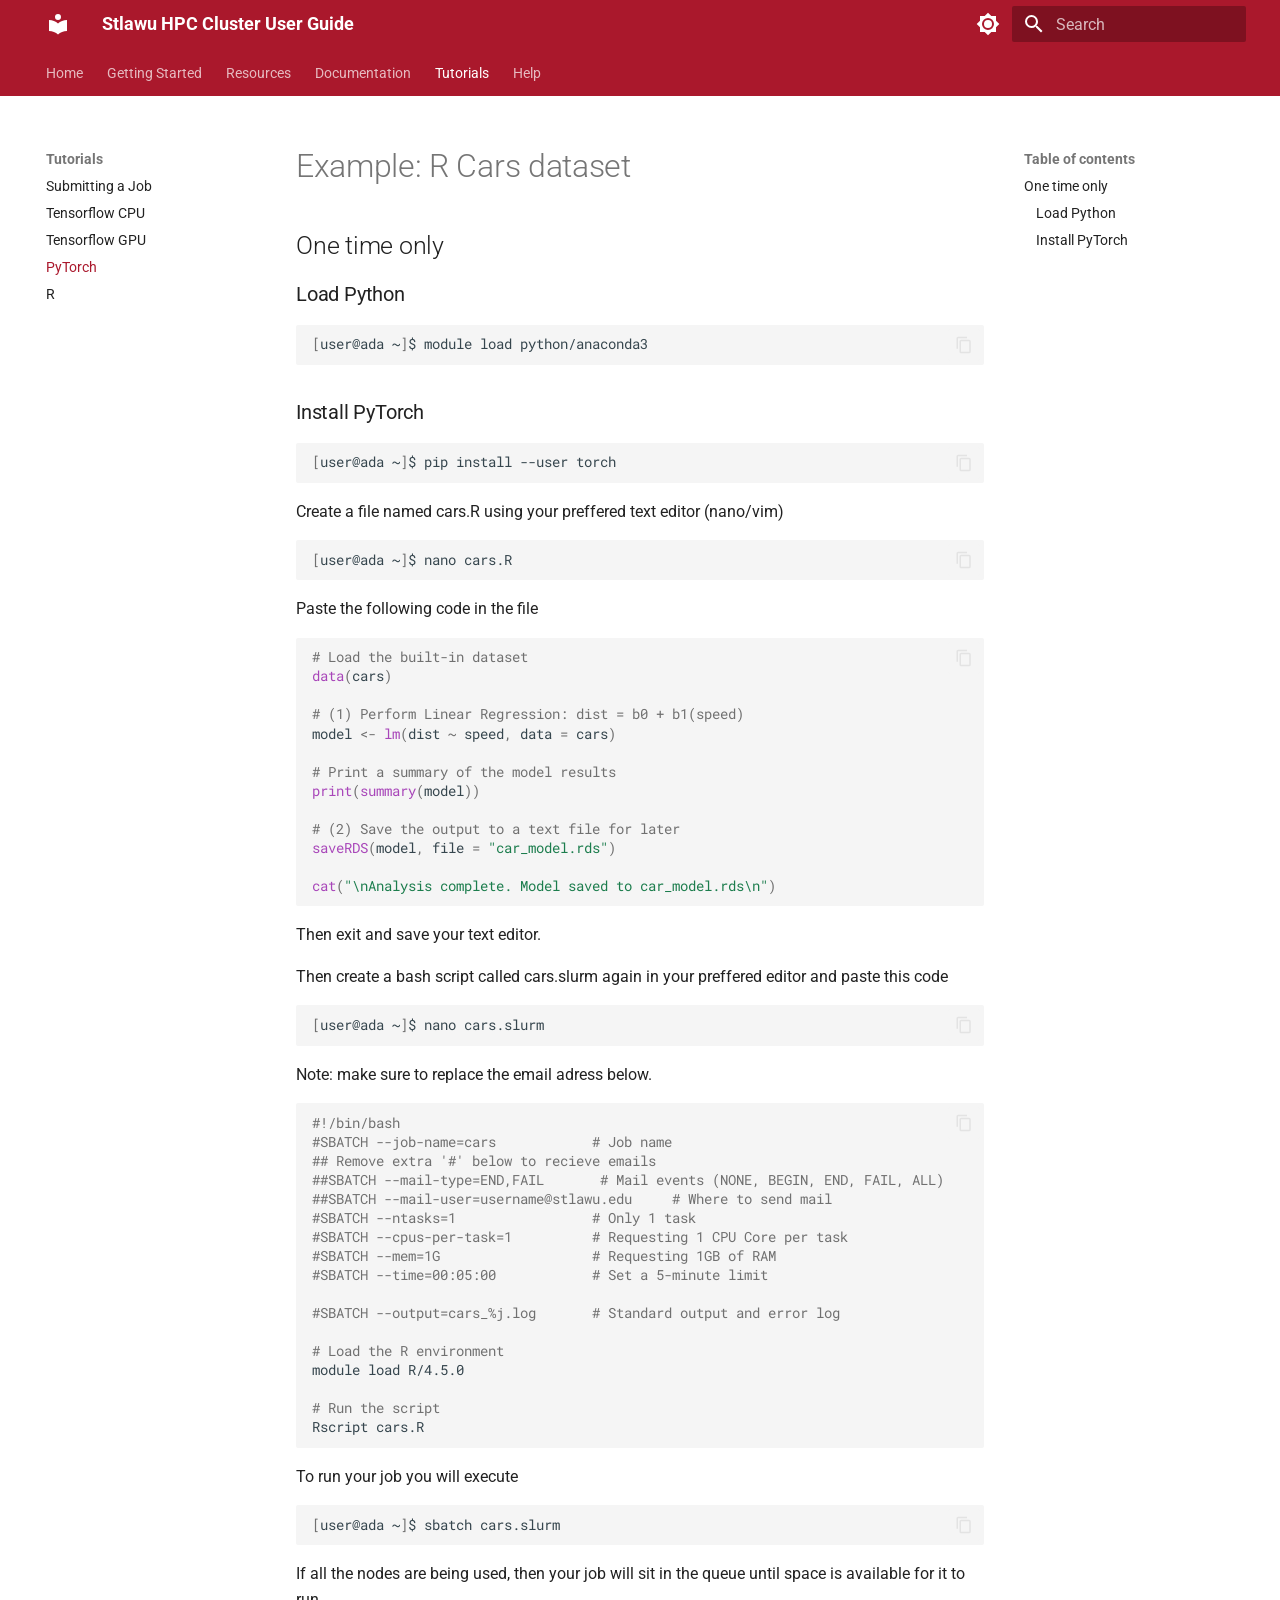
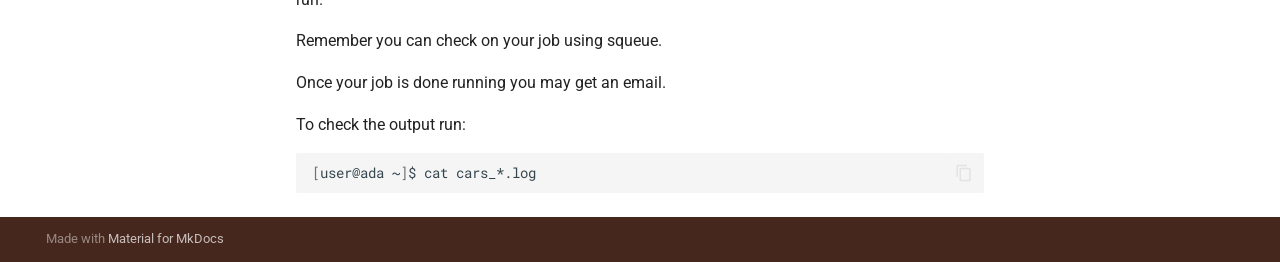
<file: tutorials/pytorch/index.html>
<!doctype html>
<html lang="en" class="no-js">
  <head>
    
      <meta charset="utf-8">
      <meta name="viewport" content="width=device-width,initial-scale=1">
      
      
      
      
        <link rel="prev" href="../tensorgpu/">
      
      
        <link rel="next" href="../../help/">
      
      
        
      
      
      <link rel="icon" href="../../assets/images/favicon.png">
      <meta name="generator" content="mkdocs-1.6.1, mkdocs-material-9.7.6">
    
    
      
        <title>PyTorch - Stlawu HPC Cluster User Guide</title>
      
    
    
      <link rel="stylesheet" href="../../assets/stylesheets/main.484c7ddc.min.css">
      
        
        <link rel="stylesheet" href="../../assets/stylesheets/palette.ab4e12ef.min.css">
      
      


    
    
      
    
    
      
        
        
        <link rel="preconnect" href="https://fonts.gstatic.com" crossorigin>
        <link rel="stylesheet" href="https://fonts.googleapis.com/css?family=Roboto:300,300i,400,400i,700,700i%7CRoboto+Mono:400,400i,700,700i&display=fallback">
        <style>:root{--md-text-font:"Roboto";--md-code-font:"Roboto Mono"}</style>
      
    
    
      <link rel="stylesheet" href="../../stylesheets/extra.css">
    
    <script>__md_scope=new URL("../..",location),__md_hash=e=>[...e].reduce(((e,_)=>(e<<5)-e+_.charCodeAt(0)),0),__md_get=(e,_=localStorage,t=__md_scope)=>JSON.parse(_.getItem(t.pathname+"."+e)),__md_set=(e,_,t=localStorage,a=__md_scope)=>{try{t.setItem(a.pathname+"."+e,JSON.stringify(_))}catch(e){}}</script>
    
      

    
    
  </head>
  
  
    
    
      
    
    
    
    
    <body dir="ltr" data-md-color-scheme="default" data-md-color-primary="custom" data-md-color-accent="custom">
  
    
    <input class="md-toggle" data-md-toggle="drawer" type="checkbox" id="__drawer" autocomplete="off">
    <input class="md-toggle" data-md-toggle="search" type="checkbox" id="__search" autocomplete="off">
    <label class="md-overlay" for="__drawer"></label>
    <div data-md-component="skip">
      
        
        <a href="#example-r-cars-dataset" class="md-skip">
          Skip to content
        </a>
      
    </div>
    <div data-md-component="announce">
      
    </div>
    
    
      

<header class="md-header" data-md-component="header">
  <nav class="md-header__inner md-grid" aria-label="Header">
    <a href="../.." title="Stlawu HPC Cluster User Guide" class="md-header__button md-logo" aria-label="Stlawu HPC Cluster User Guide" data-md-component="logo">
      
  
  <svg xmlns="http://www.w3.org/2000/svg" viewBox="0 0 24 24"><path d="M12 8a3 3 0 0 0 3-3 3 3 0 0 0-3-3 3 3 0 0 0-3 3 3 3 0 0 0 3 3m0 3.54C9.64 9.35 6.5 8 3 8v11c3.5 0 6.64 1.35 9 3.54 2.36-2.19 5.5-3.54 9-3.54V8c-3.5 0-6.64 1.35-9 3.54"/></svg>

    </a>
    <label class="md-header__button md-icon" for="__drawer">
      
      <svg xmlns="http://www.w3.org/2000/svg" viewBox="0 0 24 24"><path d="M3 6h18v2H3zm0 5h18v2H3zm0 5h18v2H3z"/></svg>
    </label>
    <div class="md-header__title" data-md-component="header-title">
      <div class="md-header__ellipsis">
        <div class="md-header__topic">
          <span class="md-ellipsis">
            Stlawu HPC Cluster User Guide
          </span>
        </div>
        <div class="md-header__topic" data-md-component="header-topic">
          <span class="md-ellipsis">
            
              PyTorch
            
          </span>
        </div>
      </div>
    </div>
    
      
        <form class="md-header__option" data-md-component="palette">
  
    
    
    
    <input class="md-option" data-md-color-media="(prefers-color-scheme: light)" data-md-color-scheme="default" data-md-color-primary="custom" data-md-color-accent="custom"  aria-label="Switch to dark mode"  type="radio" name="__palette" id="__palette_0">
    
      <label class="md-header__button md-icon" title="Switch to dark mode" for="__palette_1" hidden>
        <svg xmlns="http://www.w3.org/2000/svg" viewBox="0 0 24 24"><path d="M12 8a4 4 0 0 0-4 4 4 4 0 0 0 4 4 4 4 0 0 0 4-4 4 4 0 0 0-4-4m0 10a6 6 0 0 1-6-6 6 6 0 0 1 6-6 6 6 0 0 1 6 6 6 6 0 0 1-6 6m8-9.31V4h-4.69L12 .69 8.69 4H4v4.69L.69 12 4 15.31V20h4.69L12 23.31 15.31 20H20v-4.69L23.31 12z"/></svg>
      </label>
    
  
    
    
    
    <input class="md-option" data-md-color-media="(prefers-color-scheme: dark)" data-md-color-scheme="slate" data-md-color-primary="custom" data-md-color-accent="custom"  aria-label="Switch to light mode"  type="radio" name="__palette" id="__palette_1">
    
      <label class="md-header__button md-icon" title="Switch to light mode" for="__palette_0" hidden>
        <svg xmlns="http://www.w3.org/2000/svg" viewBox="0 0 24 24"><path d="M12 18c-.89 0-1.74-.2-2.5-.55C11.56 16.5 13 14.42 13 12s-1.44-4.5-3.5-5.45C10.26 6.2 11.11 6 12 6a6 6 0 0 1 6 6 6 6 0 0 1-6 6m8-9.31V4h-4.69L12 .69 8.69 4H4v4.69L.69 12 4 15.31V20h4.69L12 23.31 15.31 20H20v-4.69L23.31 12z"/></svg>
      </label>
    
  
</form>
      
    
    
      <script>var palette=__md_get("__palette");if(palette&&palette.color){if("(prefers-color-scheme)"===palette.color.media){var media=matchMedia("(prefers-color-scheme: light)"),input=document.querySelector(media.matches?"[data-md-color-media='(prefers-color-scheme: light)']":"[data-md-color-media='(prefers-color-scheme: dark)']");palette.color.media=input.getAttribute("data-md-color-media"),palette.color.scheme=input.getAttribute("data-md-color-scheme"),palette.color.primary=input.getAttribute("data-md-color-primary"),palette.color.accent=input.getAttribute("data-md-color-accent")}for(var[key,value]of Object.entries(palette.color))document.body.setAttribute("data-md-color-"+key,value)}</script>
    
    
    
      
      
        <label class="md-header__button md-icon" for="__search">
          
          <svg xmlns="http://www.w3.org/2000/svg" viewBox="0 0 24 24"><path d="M9.5 3A6.5 6.5 0 0 1 16 9.5c0 1.61-.59 3.09-1.56 4.23l.27.27h.79l5 5-1.5 1.5-5-5v-.79l-.27-.27A6.52 6.52 0 0 1 9.5 16 6.5 6.5 0 0 1 3 9.5 6.5 6.5 0 0 1 9.5 3m0 2C7 5 5 7 5 9.5S7 14 9.5 14 14 12 14 9.5 12 5 9.5 5"/></svg>
        </label>
        <div class="md-search" data-md-component="search" role="dialog">
  <label class="md-search__overlay" for="__search"></label>
  <div class="md-search__inner" role="search">
    <form class="md-search__form" name="search">
      <input type="text" class="md-search__input" name="query" aria-label="Search" placeholder="Search" autocapitalize="off" autocorrect="off" autocomplete="off" spellcheck="false" data-md-component="search-query" required>
      <label class="md-search__icon md-icon" for="__search">
        
        <svg xmlns="http://www.w3.org/2000/svg" viewBox="0 0 24 24"><path d="M9.5 3A6.5 6.5 0 0 1 16 9.5c0 1.61-.59 3.09-1.56 4.23l.27.27h.79l5 5-1.5 1.5-5-5v-.79l-.27-.27A6.52 6.52 0 0 1 9.5 16 6.5 6.5 0 0 1 3 9.5 6.5 6.5 0 0 1 9.5 3m0 2C7 5 5 7 5 9.5S7 14 9.5 14 14 12 14 9.5 12 5 9.5 5"/></svg>
        
        <svg xmlns="http://www.w3.org/2000/svg" viewBox="0 0 24 24"><path d="M20 11v2H8l5.5 5.5-1.42 1.42L4.16 12l7.92-7.92L13.5 5.5 8 11z"/></svg>
      </label>
      <nav class="md-search__options" aria-label="Search">
        
          <a href="javascript:void(0)" class="md-search__icon md-icon" title="Share" aria-label="Share" data-clipboard data-clipboard-text="" data-md-component="search-share" tabindex="-1">
            
            <svg xmlns="http://www.w3.org/2000/svg" viewBox="0 0 24 24"><path d="M18 16.08c-.76 0-1.44.3-1.96.77L8.91 12.7c.05-.23.09-.46.09-.7s-.04-.47-.09-.7l7.05-4.11c.54.5 1.25.81 2.04.81a3 3 0 0 0 3-3 3 3 0 0 0-3-3 3 3 0 0 0-3 3c0 .24.04.47.09.7L8.04 9.81C7.5 9.31 6.79 9 6 9a3 3 0 0 0-3 3 3 3 0 0 0 3 3c.79 0 1.5-.31 2.04-.81l7.12 4.15c-.05.21-.08.43-.08.66 0 1.61 1.31 2.91 2.92 2.91s2.92-1.3 2.92-2.91A2.92 2.92 0 0 0 18 16.08"/></svg>
          </a>
        
        <button type="reset" class="md-search__icon md-icon" title="Clear" aria-label="Clear" tabindex="-1">
          
          <svg xmlns="http://www.w3.org/2000/svg" viewBox="0 0 24 24"><path d="M19 6.41 17.59 5 12 10.59 6.41 5 5 6.41 10.59 12 5 17.59 6.41 19 12 13.41 17.59 19 19 17.59 13.41 12z"/></svg>
        </button>
      </nav>
      
    </form>
    <div class="md-search__output">
      <div class="md-search__scrollwrap" tabindex="0" data-md-scrollfix>
        <div class="md-search-result" data-md-component="search-result">
          <div class="md-search-result__meta">
            Initializing search
          </div>
          <ol class="md-search-result__list" role="presentation"></ol>
        </div>
      </div>
    </div>
  </div>
</div>
      
    
    
  </nav>
  
</header>
    
    <div class="md-container" data-md-component="container">
      
      
        
          
            
<nav class="md-tabs" aria-label="Tabs" data-md-component="tabs">
  <div class="md-grid">
    <ul class="md-tabs__list">
      
        
  
  
  
  
    <li class="md-tabs__item">
      <a href="../.." class="md-tabs__link">
        
  
  
    
  
  Home

      </a>
    </li>
  

      
        
  
  
  
  
    
    
      <li class="md-tabs__item">
        <a href="../../gettingstarted/overview/" class="md-tabs__link">
          
  
  
  Getting Started

        </a>
      </li>
    
  

      
        
  
  
  
  
    
    
      <li class="md-tabs__item">
        <a href="../../resources/clusterinfo/" class="md-tabs__link">
          
  
  
  Resources

        </a>
      </li>
    
  

      
        
  
  
  
  
    
    
      <li class="md-tabs__item">
        <a href="../../documentation/documentation/" class="md-tabs__link">
          
  
  
  Documentation

        </a>
      </li>
    
  

      
        
  
  
  
    
  
  
    
    
      <li class="md-tabs__item md-tabs__item--active">
        <a href="../submitjob/" class="md-tabs__link">
          
  
  
  Tutorials

        </a>
      </li>
    
  

      
        
  
  
  
  
    <li class="md-tabs__item">
      <a href="../../help/" class="md-tabs__link">
        
  
  
    
  
  Help

      </a>
    </li>
  

      
    </ul>
  </div>
</nav>
          
        
      
      <main class="md-main" data-md-component="main">
        <div class="md-main__inner md-grid">
          
            
              
              <div class="md-sidebar md-sidebar--primary" data-md-component="sidebar" data-md-type="navigation" >
                <div class="md-sidebar__scrollwrap">
                  <div class="md-sidebar__inner">
                    


  


<nav class="md-nav md-nav--primary md-nav--lifted" aria-label="Navigation" data-md-level="0">
  <label class="md-nav__title" for="__drawer">
    <a href="../.." title="Stlawu HPC Cluster User Guide" class="md-nav__button md-logo" aria-label="Stlawu HPC Cluster User Guide" data-md-component="logo">
      
  
  <svg xmlns="http://www.w3.org/2000/svg" viewBox="0 0 24 24"><path d="M12 8a3 3 0 0 0 3-3 3 3 0 0 0-3-3 3 3 0 0 0-3 3 3 3 0 0 0 3 3m0 3.54C9.64 9.35 6.5 8 3 8v11c3.5 0 6.64 1.35 9 3.54 2.36-2.19 5.5-3.54 9-3.54V8c-3.5 0-6.64 1.35-9 3.54"/></svg>

    </a>
    Stlawu HPC Cluster User Guide
  </label>
  
  <ul class="md-nav__list" data-md-scrollfix>
    
      
      
  
  
  
  
    <li class="md-nav__item">
      <a href="../.." class="md-nav__link">
        
  
  
  <span class="md-ellipsis">
    
  
    Home
  

    
  </span>
  
  

      </a>
    </li>
  

    
      
      
  
  
  
  
    
    
    
    
      
      
        
      
    
    
    <li class="md-nav__item md-nav__item--nested">
      
        
        
          
        
        <input class="md-nav__toggle md-toggle md-toggle--indeterminate" type="checkbox" id="__nav_2" >
        
          
          <label class="md-nav__link" for="__nav_2" id="__nav_2_label" tabindex="0">
            
  
  
  <span class="md-ellipsis">
    
  
    Getting Started
  

    
  </span>
  
  

            <span class="md-nav__icon md-icon"></span>
          </label>
        
        <nav class="md-nav" data-md-level="1" aria-labelledby="__nav_2_label" aria-expanded="false">
          <label class="md-nav__title" for="__nav_2">
            <span class="md-nav__icon md-icon"></span>
            
  
    Getting Started
  

          </label>
          <ul class="md-nav__list" data-md-scrollfix>
            
              
                
  
  
  
  
    <li class="md-nav__item">
      <a href="../../gettingstarted/overview/" class="md-nav__link">
        
  
  
  <span class="md-ellipsis">
    
  
    Overview
  

    
  </span>
  
  

      </a>
    </li>
  

              
            
              
                
  
  
  
  
    <li class="md-nav__item">
      <a href="../../gettingstarted/loggingin/" class="md-nav__link">
        
  
  
  <span class="md-ellipsis">
    
  
    Logging in
  

    
  </span>
  
  

      </a>
    </li>
  

              
            
              
                
  
  
  
  
    <li class="md-nav__item">
      <a href="../../gettingstarted/copyingfiles/" class="md-nav__link">
        
  
  
  <span class="md-ellipsis">
    
  
    Copying Files
  

    
  </span>
  
  

      </a>
    </li>
  

              
            
          </ul>
        </nav>
      
    </li>
  

    
      
      
  
  
  
  
    
    
    
    
      
      
        
      
    
    
    <li class="md-nav__item md-nav__item--nested">
      
        
        
          
        
        <input class="md-nav__toggle md-toggle md-toggle--indeterminate" type="checkbox" id="__nav_3" >
        
          
          <label class="md-nav__link" for="__nav_3" id="__nav_3_label" tabindex="0">
            
  
  
  <span class="md-ellipsis">
    
  
    Resources
  

    
  </span>
  
  

            <span class="md-nav__icon md-icon"></span>
          </label>
        
        <nav class="md-nav" data-md-level="1" aria-labelledby="__nav_3_label" aria-expanded="false">
          <label class="md-nav__title" for="__nav_3">
            <span class="md-nav__icon md-icon"></span>
            
  
    Resources
  

          </label>
          <ul class="md-nav__list" data-md-scrollfix>
            
              
                
  
  
  
  
    <li class="md-nav__item">
      <a href="../../resources/clusterinfo/" class="md-nav__link">
        
  
  
  <span class="md-ellipsis">
    
  
    Cluster Info
  

    
  </span>
  
  

      </a>
    </li>
  

              
            
              
                
  
  
  
  
    <li class="md-nav__item">
      <a href="../../resources/monitoring/" class="md-nav__link">
        
  
  
  <span class="md-ellipsis">
    
  
    Monitoring Software
  

    
  </span>
  
  

      </a>
    </li>
  

              
            
          </ul>
        </nav>
      
    </li>
  

    
      
      
  
  
  
  
    
    
    
    
      
      
        
      
    
    
    <li class="md-nav__item md-nav__item--nested">
      
        
        
          
        
        <input class="md-nav__toggle md-toggle md-toggle--indeterminate" type="checkbox" id="__nav_4" >
        
          
          <label class="md-nav__link" for="__nav_4" id="__nav_4_label" tabindex="0">
            
  
  
  <span class="md-ellipsis">
    
  
    Documentation
  

    
  </span>
  
  

            <span class="md-nav__icon md-icon"></span>
          </label>
        
        <nav class="md-nav" data-md-level="1" aria-labelledby="__nav_4_label" aria-expanded="false">
          <label class="md-nav__title" for="__nav_4">
            <span class="md-nav__icon md-icon"></span>
            
  
    Documentation
  

          </label>
          <ul class="md-nav__list" data-md-scrollfix>
            
              
                
  
  
  
  
    <li class="md-nav__item">
      <a href="../../documentation/documentation/" class="md-nav__link">
        
  
  
  <span class="md-ellipsis">
    
  
    Slurm Tutorial
  

    
  </span>
  
  

      </a>
    </li>
  

              
            
          </ul>
        </nav>
      
    </li>
  

    
      
      
  
  
    
  
  
  
    
    
    
    
      
        
        
      
      
        
      
    
    
    <li class="md-nav__item md-nav__item--active md-nav__item--section md-nav__item--nested">
      
        
        
        <input class="md-nav__toggle md-toggle " type="checkbox" id="__nav_5" checked>
        
          
          <label class="md-nav__link" for="__nav_5" id="__nav_5_label" tabindex="">
            
  
  
  <span class="md-ellipsis">
    
  
    Tutorials
  

    
  </span>
  
  

            <span class="md-nav__icon md-icon"></span>
          </label>
        
        <nav class="md-nav" data-md-level="1" aria-labelledby="__nav_5_label" aria-expanded="true">
          <label class="md-nav__title" for="__nav_5">
            <span class="md-nav__icon md-icon"></span>
            
  
    Tutorials
  

          </label>
          <ul class="md-nav__list" data-md-scrollfix>
            
              
                
  
  
  
  
    <li class="md-nav__item">
      <a href="../submitjob/" class="md-nav__link">
        
  
  
  <span class="md-ellipsis">
    
  
    Submitting a Job
  

    
  </span>
  
  

      </a>
    </li>
  

              
            
              
                
  
  
  
  
    <li class="md-nav__item">
      <a href="../tensorcpu/" class="md-nav__link">
        
  
  
  <span class="md-ellipsis">
    
  
    Tensorflow CPU
  

    
  </span>
  
  

      </a>
    </li>
  

              
            
              
                
  
  
  
  
    <li class="md-nav__item">
      <a href="../tensorgpu/" class="md-nav__link">
        
  
  
  <span class="md-ellipsis">
    
  
    Tensorflow GPU
  

    
  </span>
  
  

      </a>
    </li>
  

              
            
              
                
  
  
    
  
  
  
    <li class="md-nav__item md-nav__item--active">
      
      <input class="md-nav__toggle md-toggle" type="checkbox" id="__toc">
      
      
        
      
      
        <label class="md-nav__link md-nav__link--active" for="__toc">
          
  
  
  <span class="md-ellipsis">
    
  
    PyTorch
  

    
  </span>
  
  

          <span class="md-nav__icon md-icon"></span>
        </label>
      
      <a href="./" class="md-nav__link md-nav__link--active">
        
  
  
  <span class="md-ellipsis">
    
  
    PyTorch
  

    
  </span>
  
  

      </a>
      
        

<nav class="md-nav md-nav--secondary" aria-label="Table of contents">
  
  
  
    
  
  
    <label class="md-nav__title" for="__toc">
      <span class="md-nav__icon md-icon"></span>
      Table of contents
    </label>
    <ul class="md-nav__list" data-md-component="toc" data-md-scrollfix>
      
        <li class="md-nav__item">
  <a href="#one-time-only" class="md-nav__link">
    <span class="md-ellipsis">
      
        One time only
      
    </span>
  </a>
  
    <nav class="md-nav" aria-label="One time only">
      <ul class="md-nav__list">
        
          <li class="md-nav__item">
  <a href="#load-python" class="md-nav__link">
    <span class="md-ellipsis">
      
        Load Python
      
    </span>
  </a>
  
</li>
        
          <li class="md-nav__item">
  <a href="#install-pytorch" class="md-nav__link">
    <span class="md-ellipsis">
      
        Install PyTorch
      
    </span>
  </a>
  
</li>
        
      </ul>
    </nav>
  
</li>
      
    </ul>
  
</nav>
      
    </li>
  

              
            
              
                
  
  
  
  
    <li class="md-nav__item">
      <a href="../../r.md" class="md-nav__link">
        
  
  
  <span class="md-ellipsis">
    
  
    R
  

    
  </span>
  
  

      </a>
    </li>
  

              
            
          </ul>
        </nav>
      
    </li>
  

    
      
      
  
  
  
  
    <li class="md-nav__item">
      <a href="../../help/" class="md-nav__link">
        
  
  
  <span class="md-ellipsis">
    
  
    Help
  

    
  </span>
  
  

      </a>
    </li>
  

    
  </ul>
</nav>
                  </div>
                </div>
              </div>
            
            
              
              <div class="md-sidebar md-sidebar--secondary" data-md-component="sidebar" data-md-type="toc" >
                <div class="md-sidebar__scrollwrap">
                  <div class="md-sidebar__inner">
                    

<nav class="md-nav md-nav--secondary" aria-label="Table of contents">
  
  
  
    
  
  
    <label class="md-nav__title" for="__toc">
      <span class="md-nav__icon md-icon"></span>
      Table of contents
    </label>
    <ul class="md-nav__list" data-md-component="toc" data-md-scrollfix>
      
        <li class="md-nav__item">
  <a href="#one-time-only" class="md-nav__link">
    <span class="md-ellipsis">
      
        One time only
      
    </span>
  </a>
  
    <nav class="md-nav" aria-label="One time only">
      <ul class="md-nav__list">
        
          <li class="md-nav__item">
  <a href="#load-python" class="md-nav__link">
    <span class="md-ellipsis">
      
        Load Python
      
    </span>
  </a>
  
</li>
        
          <li class="md-nav__item">
  <a href="#install-pytorch" class="md-nav__link">
    <span class="md-ellipsis">
      
        Install PyTorch
      
    </span>
  </a>
  
</li>
        
      </ul>
    </nav>
  
</li>
      
    </ul>
  
</nav>
                  </div>
                </div>
              </div>
            
          
          
            <div class="md-content" data-md-component="content">
              
              <article class="md-content__inner md-typeset">
                
                  



<h1 id="example-r-cars-dataset">Example: R Cars dataset</h1>
<h2 id="one-time-only">One time only</h2>
<h3 id="load-python">Load Python</h3>
<div class="language-bash highlight"><pre><span></span><code><span id="__span-0-1"><a id="__codelineno-0-1" name="__codelineno-0-1" href="#__codelineno-0-1"></a><span class="o">[</span>user@ada<span class="w"> </span>~<span class="o">]</span>$<span class="w"> </span>module<span class="w"> </span>load<span class="w"> </span>python/anaconda3
</span></code></pre></div>
<h3 id="install-pytorch">Install PyTorch</h3>
<div class="language-bash highlight"><pre><span></span><code><span id="__span-1-1"><a id="__codelineno-1-1" name="__codelineno-1-1" href="#__codelineno-1-1"></a><span class="o">[</span>user@ada<span class="w"> </span>~<span class="o">]</span>$<span class="w"> </span>pip<span class="w"> </span>install<span class="w"> </span>--user<span class="w"> </span>torch
</span></code></pre></div>
<p>Create a file named cars.R using your preffered text editor (nano/vim)</p>
<div class="language-bash highlight"><pre><span></span><code><span id="__span-2-1"><a id="__codelineno-2-1" name="__codelineno-2-1" href="#__codelineno-2-1"></a><span class="o">[</span>user@ada<span class="w"> </span>~<span class="o">]</span>$<span class="w"> </span>nano<span class="w"> </span>cars.R
</span></code></pre></div>
<p>Paste the following code in the file</p>
<div class="language-R highlight"><pre><span></span><code><span id="__span-3-1"><a id="__codelineno-3-1" name="__codelineno-3-1" href="#__codelineno-3-1"></a><span class="c1"># Load the built-in dataset</span>
</span><span id="__span-3-2"><a id="__codelineno-3-2" name="__codelineno-3-2" href="#__codelineno-3-2"></a><span class="nf">data</span><span class="p">(</span><span class="n">cars</span><span class="p">)</span>
</span><span id="__span-3-3"><a id="__codelineno-3-3" name="__codelineno-3-3" href="#__codelineno-3-3"></a>
</span><span id="__span-3-4"><a id="__codelineno-3-4" name="__codelineno-3-4" href="#__codelineno-3-4"></a><span class="c1"># (1) Perform Linear Regression: dist = b0 + b1(speed)</span>
</span><span id="__span-3-5"><a id="__codelineno-3-5" name="__codelineno-3-5" href="#__codelineno-3-5"></a><span class="n">model</span><span class="w"> </span><span class="o">&lt;-</span><span class="w"> </span><span class="nf">lm</span><span class="p">(</span><span class="n">dist</span><span class="w"> </span><span class="o">~</span><span class="w"> </span><span class="n">speed</span><span class="p">,</span><span class="w"> </span><span class="n">data</span><span class="w"> </span><span class="o">=</span><span class="w"> </span><span class="n">cars</span><span class="p">)</span>
</span><span id="__span-3-6"><a id="__codelineno-3-6" name="__codelineno-3-6" href="#__codelineno-3-6"></a>
</span><span id="__span-3-7"><a id="__codelineno-3-7" name="__codelineno-3-7" href="#__codelineno-3-7"></a><span class="c1"># Print a summary of the model results</span>
</span><span id="__span-3-8"><a id="__codelineno-3-8" name="__codelineno-3-8" href="#__codelineno-3-8"></a><span class="nf">print</span><span class="p">(</span><span class="nf">summary</span><span class="p">(</span><span class="n">model</span><span class="p">))</span>
</span><span id="__span-3-9"><a id="__codelineno-3-9" name="__codelineno-3-9" href="#__codelineno-3-9"></a>
</span><span id="__span-3-10"><a id="__codelineno-3-10" name="__codelineno-3-10" href="#__codelineno-3-10"></a><span class="c1"># (2) Save the output to a text file for later</span>
</span><span id="__span-3-11"><a id="__codelineno-3-11" name="__codelineno-3-11" href="#__codelineno-3-11"></a><span class="nf">saveRDS</span><span class="p">(</span><span class="n">model</span><span class="p">,</span><span class="w"> </span><span class="n">file</span><span class="w"> </span><span class="o">=</span><span class="w"> </span><span class="s">&quot;car_model.rds&quot;</span><span class="p">)</span>
</span><span id="__span-3-12"><a id="__codelineno-3-12" name="__codelineno-3-12" href="#__codelineno-3-12"></a>
</span><span id="__span-3-13"><a id="__codelineno-3-13" name="__codelineno-3-13" href="#__codelineno-3-13"></a><span class="nf">cat</span><span class="p">(</span><span class="s">&quot;\nAnalysis complete. Model saved to car_model.rds\n&quot;</span><span class="p">)</span>
</span></code></pre></div>
<p>Then exit and save your text editor.</p>
<p>Then create a bash script called cars.slurm again in your preffered editor and paste this code</p>
<div class="language-bash highlight"><pre><span></span><code><span id="__span-4-1"><a id="__codelineno-4-1" name="__codelineno-4-1" href="#__codelineno-4-1"></a><span class="o">[</span>user@ada<span class="w"> </span>~<span class="o">]</span>$<span class="w"> </span>nano<span class="w"> </span>cars.slurm
</span></code></pre></div>
<p>Note: make sure to replace the email adress below.</p>
<div class="language-bash highlight"><pre><span></span><code><span id="__span-5-1"><a id="__codelineno-5-1" name="__codelineno-5-1" href="#__codelineno-5-1"></a><span class="ch">#!/bin/bash</span>
</span><span id="__span-5-2"><a id="__codelineno-5-2" name="__codelineno-5-2" href="#__codelineno-5-2"></a><span class="c1">#SBATCH --job-name=cars            # Job name</span>
</span><span id="__span-5-3"><a id="__codelineno-5-3" name="__codelineno-5-3" href="#__codelineno-5-3"></a><span class="c1">## Remove extra &#39;#&#39; below to recieve emails</span>
</span><span id="__span-5-4"><a id="__codelineno-5-4" name="__codelineno-5-4" href="#__codelineno-5-4"></a><span class="c1">##SBATCH --mail-type=END,FAIL       # Mail events (NONE, BEGIN, END, FAIL, ALL)</span>
</span><span id="__span-5-5"><a id="__codelineno-5-5" name="__codelineno-5-5" href="#__codelineno-5-5"></a><span class="c1">##SBATCH --mail-user=username@stlawu.edu     # Where to send mail</span>
</span><span id="__span-5-6"><a id="__codelineno-5-6" name="__codelineno-5-6" href="#__codelineno-5-6"></a><span class="c1">#SBATCH --ntasks=1                 # Only 1 task</span>
</span><span id="__span-5-7"><a id="__codelineno-5-7" name="__codelineno-5-7" href="#__codelineno-5-7"></a><span class="c1">#SBATCH --cpus-per-task=1          # Requesting 1 CPU Core per task</span>
</span><span id="__span-5-8"><a id="__codelineno-5-8" name="__codelineno-5-8" href="#__codelineno-5-8"></a><span class="c1">#SBATCH --mem=1G                   # Requesting 1GB of RAM</span>
</span><span id="__span-5-9"><a id="__codelineno-5-9" name="__codelineno-5-9" href="#__codelineno-5-9"></a><span class="c1">#SBATCH --time=00:05:00            # Set a 5-minute limit</span>
</span><span id="__span-5-10"><a id="__codelineno-5-10" name="__codelineno-5-10" href="#__codelineno-5-10"></a>
</span><span id="__span-5-11"><a id="__codelineno-5-11" name="__codelineno-5-11" href="#__codelineno-5-11"></a><span class="c1">#SBATCH --output=cars_%j.log       # Standard output and error log</span>
</span><span id="__span-5-12"><a id="__codelineno-5-12" name="__codelineno-5-12" href="#__codelineno-5-12"></a>
</span><span id="__span-5-13"><a id="__codelineno-5-13" name="__codelineno-5-13" href="#__codelineno-5-13"></a><span class="c1"># Load the R environment</span>
</span><span id="__span-5-14"><a id="__codelineno-5-14" name="__codelineno-5-14" href="#__codelineno-5-14"></a>module<span class="w"> </span>load<span class="w"> </span>R/4.5.0
</span><span id="__span-5-15"><a id="__codelineno-5-15" name="__codelineno-5-15" href="#__codelineno-5-15"></a>
</span><span id="__span-5-16"><a id="__codelineno-5-16" name="__codelineno-5-16" href="#__codelineno-5-16"></a><span class="c1"># Run the script</span>
</span><span id="__span-5-17"><a id="__codelineno-5-17" name="__codelineno-5-17" href="#__codelineno-5-17"></a>Rscript<span class="w"> </span>cars.R
</span></code></pre></div>
<p>To run your job you will execute</p>
<p><div class="language-bash highlight"><pre><span></span><code><span id="__span-6-1"><a id="__codelineno-6-1" name="__codelineno-6-1" href="#__codelineno-6-1"></a><span class="o">[</span>user@ada<span class="w"> </span>~<span class="o">]</span>$<span class="w"> </span>sbatch<span class="w"> </span>cars.slurm
</span></code></pre></div>
If all the nodes are being used, then your job will sit in the queue until space is available for it to run.</p>
<p>Remember you can check on your job using squeue.</p>
<p>Once your job is done running you may get an email.</p>
<p>To check the output run:
<div class="language-bash highlight"><pre><span></span><code><span id="__span-7-1"><a id="__codelineno-7-1" name="__codelineno-7-1" href="#__codelineno-7-1"></a><span class="o">[</span>user@ada<span class="w"> </span>~<span class="o">]</span>$<span class="w"> </span>cat<span class="w"> </span>cars_*.log
</span></code></pre></div></p>












                
              </article>
            </div>
          
          
<script>var target=document.getElementById(location.hash.slice(1));target&&target.name&&(target.checked=target.name.startsWith("__tabbed_"))</script>
        </div>
        
      </main>
      
        <footer class="md-footer">
  
  <div class="md-footer-meta md-typeset">
    <div class="md-footer-meta__inner md-grid">
      <div class="md-copyright">
  
  
    Made with
    <a href="https://squidfunk.github.io/mkdocs-material/" target="_blank" rel="noopener">
      Material for MkDocs
    </a>
  
</div>
      
    </div>
  </div>
</footer>
      
    </div>
    <div class="md-dialog" data-md-component="dialog">
      <div class="md-dialog__inner md-typeset"></div>
    </div>
    
    
    
      
      
      <script id="__config" type="application/json">{"annotate": null, "base": "../..", "features": ["navigation.tabs", "navigation.sections", "navigation.expand", "search.share", "content.code.copy", "content.code.annotate"], "search": "../../assets/javascripts/workers/search.2c215733.min.js", "tags": null, "translations": {"clipboard.copied": "Copied to clipboard", "clipboard.copy": "Copy to clipboard", "search.result.more.one": "1 more on this page", "search.result.more.other": "# more on this page", "search.result.none": "No matching documents", "search.result.one": "1 matching document", "search.result.other": "# matching documents", "search.result.placeholder": "Type to start searching", "search.result.term.missing": "Missing", "select.version": "Select version"}, "version": null}</script>
    
    
      <script src="../../assets/javascripts/bundle.79ae519e.min.js"></script>
      
    
  </body>
</html>
</file>
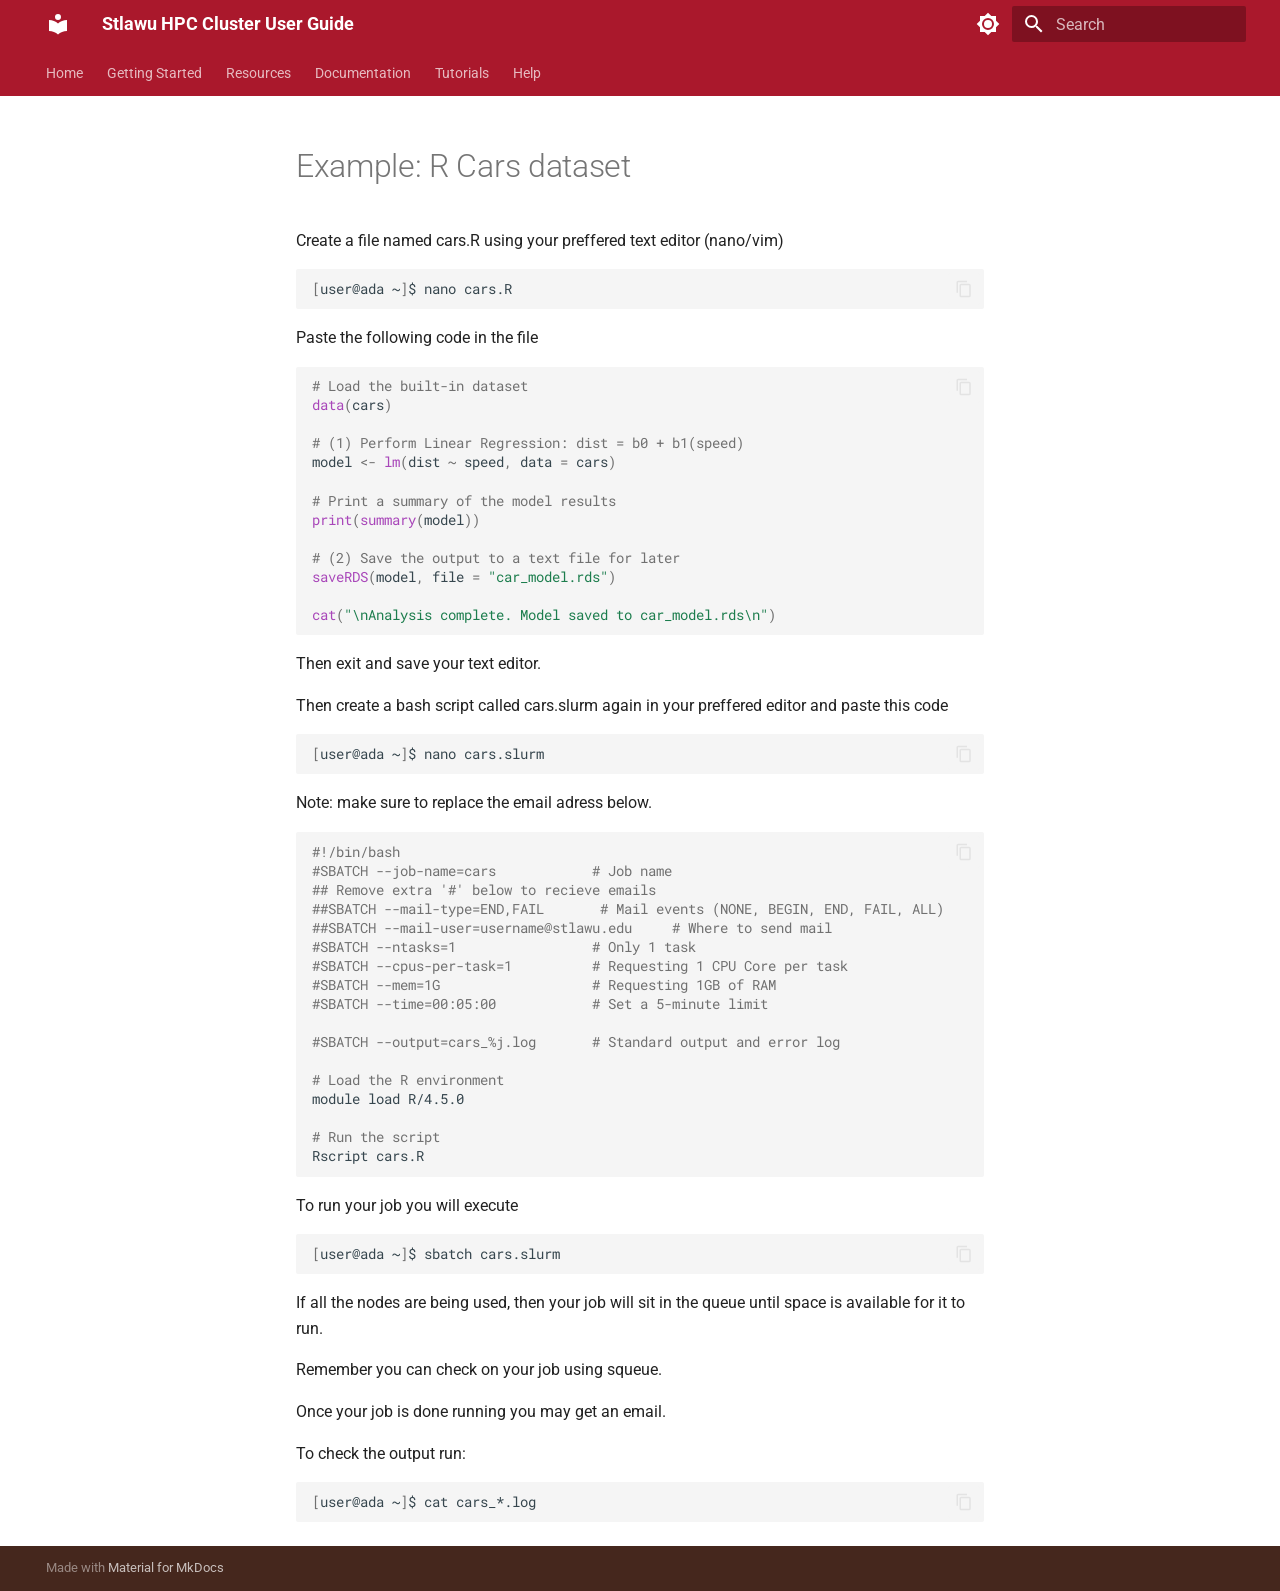
<file: tutorials/r/index.html>
<!doctype html>
<html lang="en" class="no-js">
  <head>
    
      <meta charset="utf-8">
      <meta name="viewport" content="width=device-width,initial-scale=1">
      
      
      
      
      
      
        
      
      
      <link rel="icon" href="../../assets/images/favicon.png">
      <meta name="generator" content="mkdocs-1.6.1, mkdocs-material-9.7.6">
    
    
      
        <title>Example: R Cars dataset - Stlawu HPC Cluster User Guide</title>
      
    
    
      <link rel="stylesheet" href="../../assets/stylesheets/main.484c7ddc.min.css">
      
        
        <link rel="stylesheet" href="../../assets/stylesheets/palette.ab4e12ef.min.css">
      
      


    
    
      
    
    
      
        
        
        <link rel="preconnect" href="https://fonts.gstatic.com" crossorigin>
        <link rel="stylesheet" href="https://fonts.googleapis.com/css?family=Roboto:300,300i,400,400i,700,700i%7CRoboto+Mono:400,400i,700,700i&display=fallback">
        <style>:root{--md-text-font:"Roboto";--md-code-font:"Roboto Mono"}</style>
      
    
    
      <link rel="stylesheet" href="../../stylesheets/extra.css">
    
    <script>__md_scope=new URL("../..",location),__md_hash=e=>[...e].reduce(((e,_)=>(e<<5)-e+_.charCodeAt(0)),0),__md_get=(e,_=localStorage,t=__md_scope)=>JSON.parse(_.getItem(t.pathname+"."+e)),__md_set=(e,_,t=localStorage,a=__md_scope)=>{try{t.setItem(a.pathname+"."+e,JSON.stringify(_))}catch(e){}}</script>
    
      

    
    
  </head>
  
  
    
    
      
    
    
    
    
    <body dir="ltr" data-md-color-scheme="default" data-md-color-primary="custom" data-md-color-accent="custom">
  
    
    <input class="md-toggle" data-md-toggle="drawer" type="checkbox" id="__drawer" autocomplete="off">
    <input class="md-toggle" data-md-toggle="search" type="checkbox" id="__search" autocomplete="off">
    <label class="md-overlay" for="__drawer"></label>
    <div data-md-component="skip">
      
        
        <a href="#example-r-cars-dataset" class="md-skip">
          Skip to content
        </a>
      
    </div>
    <div data-md-component="announce">
      
    </div>
    
    
      

<header class="md-header" data-md-component="header">
  <nav class="md-header__inner md-grid" aria-label="Header">
    <a href="../.." title="Stlawu HPC Cluster User Guide" class="md-header__button md-logo" aria-label="Stlawu HPC Cluster User Guide" data-md-component="logo">
      
  
  <svg xmlns="http://www.w3.org/2000/svg" viewBox="0 0 24 24"><path d="M12 8a3 3 0 0 0 3-3 3 3 0 0 0-3-3 3 3 0 0 0-3 3 3 3 0 0 0 3 3m0 3.54C9.64 9.35 6.5 8 3 8v11c3.5 0 6.64 1.35 9 3.54 2.36-2.19 5.5-3.54 9-3.54V8c-3.5 0-6.64 1.35-9 3.54"/></svg>

    </a>
    <label class="md-header__button md-icon" for="__drawer">
      
      <svg xmlns="http://www.w3.org/2000/svg" viewBox="0 0 24 24"><path d="M3 6h18v2H3zm0 5h18v2H3zm0 5h18v2H3z"/></svg>
    </label>
    <div class="md-header__title" data-md-component="header-title">
      <div class="md-header__ellipsis">
        <div class="md-header__topic">
          <span class="md-ellipsis">
            Stlawu HPC Cluster User Guide
          </span>
        </div>
        <div class="md-header__topic" data-md-component="header-topic">
          <span class="md-ellipsis">
            
              Example: R Cars dataset
            
          </span>
        </div>
      </div>
    </div>
    
      
        <form class="md-header__option" data-md-component="palette">
  
    
    
    
    <input class="md-option" data-md-color-media="(prefers-color-scheme: light)" data-md-color-scheme="default" data-md-color-primary="custom" data-md-color-accent="custom"  aria-label="Switch to dark mode"  type="radio" name="__palette" id="__palette_0">
    
      <label class="md-header__button md-icon" title="Switch to dark mode" for="__palette_1" hidden>
        <svg xmlns="http://www.w3.org/2000/svg" viewBox="0 0 24 24"><path d="M12 8a4 4 0 0 0-4 4 4 4 0 0 0 4 4 4 4 0 0 0 4-4 4 4 0 0 0-4-4m0 10a6 6 0 0 1-6-6 6 6 0 0 1 6-6 6 6 0 0 1 6 6 6 6 0 0 1-6 6m8-9.31V4h-4.69L12 .69 8.69 4H4v4.69L.69 12 4 15.31V20h4.69L12 23.31 15.31 20H20v-4.69L23.31 12z"/></svg>
      </label>
    
  
    
    
    
    <input class="md-option" data-md-color-media="(prefers-color-scheme: dark)" data-md-color-scheme="slate" data-md-color-primary="custom" data-md-color-accent="custom"  aria-label="Switch to light mode"  type="radio" name="__palette" id="__palette_1">
    
      <label class="md-header__button md-icon" title="Switch to light mode" for="__palette_0" hidden>
        <svg xmlns="http://www.w3.org/2000/svg" viewBox="0 0 24 24"><path d="M12 18c-.89 0-1.74-.2-2.5-.55C11.56 16.5 13 14.42 13 12s-1.44-4.5-3.5-5.45C10.26 6.2 11.11 6 12 6a6 6 0 0 1 6 6 6 6 0 0 1-6 6m8-9.31V4h-4.69L12 .69 8.69 4H4v4.69L.69 12 4 15.31V20h4.69L12 23.31 15.31 20H20v-4.69L23.31 12z"/></svg>
      </label>
    
  
</form>
      
    
    
      <script>var palette=__md_get("__palette");if(palette&&palette.color){if("(prefers-color-scheme)"===palette.color.media){var media=matchMedia("(prefers-color-scheme: light)"),input=document.querySelector(media.matches?"[data-md-color-media='(prefers-color-scheme: light)']":"[data-md-color-media='(prefers-color-scheme: dark)']");palette.color.media=input.getAttribute("data-md-color-media"),palette.color.scheme=input.getAttribute("data-md-color-scheme"),palette.color.primary=input.getAttribute("data-md-color-primary"),palette.color.accent=input.getAttribute("data-md-color-accent")}for(var[key,value]of Object.entries(palette.color))document.body.setAttribute("data-md-color-"+key,value)}</script>
    
    
    
      
      
        <label class="md-header__button md-icon" for="__search">
          
          <svg xmlns="http://www.w3.org/2000/svg" viewBox="0 0 24 24"><path d="M9.5 3A6.5 6.5 0 0 1 16 9.5c0 1.61-.59 3.09-1.56 4.23l.27.27h.79l5 5-1.5 1.5-5-5v-.79l-.27-.27A6.52 6.52 0 0 1 9.5 16 6.5 6.5 0 0 1 3 9.5 6.5 6.5 0 0 1 9.5 3m0 2C7 5 5 7 5 9.5S7 14 9.5 14 14 12 14 9.5 12 5 9.5 5"/></svg>
        </label>
        <div class="md-search" data-md-component="search" role="dialog">
  <label class="md-search__overlay" for="__search"></label>
  <div class="md-search__inner" role="search">
    <form class="md-search__form" name="search">
      <input type="text" class="md-search__input" name="query" aria-label="Search" placeholder="Search" autocapitalize="off" autocorrect="off" autocomplete="off" spellcheck="false" data-md-component="search-query" required>
      <label class="md-search__icon md-icon" for="__search">
        
        <svg xmlns="http://www.w3.org/2000/svg" viewBox="0 0 24 24"><path d="M9.5 3A6.5 6.5 0 0 1 16 9.5c0 1.61-.59 3.09-1.56 4.23l.27.27h.79l5 5-1.5 1.5-5-5v-.79l-.27-.27A6.52 6.52 0 0 1 9.5 16 6.5 6.5 0 0 1 3 9.5 6.5 6.5 0 0 1 9.5 3m0 2C7 5 5 7 5 9.5S7 14 9.5 14 14 12 14 9.5 12 5 9.5 5"/></svg>
        
        <svg xmlns="http://www.w3.org/2000/svg" viewBox="0 0 24 24"><path d="M20 11v2H8l5.5 5.5-1.42 1.42L4.16 12l7.92-7.92L13.5 5.5 8 11z"/></svg>
      </label>
      <nav class="md-search__options" aria-label="Search">
        
          <a href="javascript:void(0)" class="md-search__icon md-icon" title="Share" aria-label="Share" data-clipboard data-clipboard-text="" data-md-component="search-share" tabindex="-1">
            
            <svg xmlns="http://www.w3.org/2000/svg" viewBox="0 0 24 24"><path d="M18 16.08c-.76 0-1.44.3-1.96.77L8.91 12.7c.05-.23.09-.46.09-.7s-.04-.47-.09-.7l7.05-4.11c.54.5 1.25.81 2.04.81a3 3 0 0 0 3-3 3 3 0 0 0-3-3 3 3 0 0 0-3 3c0 .24.04.47.09.7L8.04 9.81C7.5 9.31 6.79 9 6 9a3 3 0 0 0-3 3 3 3 0 0 0 3 3c.79 0 1.5-.31 2.04-.81l7.12 4.15c-.05.21-.08.43-.08.66 0 1.61 1.31 2.91 2.92 2.91s2.92-1.3 2.92-2.91A2.92 2.92 0 0 0 18 16.08"/></svg>
          </a>
        
        <button type="reset" class="md-search__icon md-icon" title="Clear" aria-label="Clear" tabindex="-1">
          
          <svg xmlns="http://www.w3.org/2000/svg" viewBox="0 0 24 24"><path d="M19 6.41 17.59 5 12 10.59 6.41 5 5 6.41 10.59 12 5 17.59 6.41 19 12 13.41 17.59 19 19 17.59 13.41 12z"/></svg>
        </button>
      </nav>
      
    </form>
    <div class="md-search__output">
      <div class="md-search__scrollwrap" tabindex="0" data-md-scrollfix>
        <div class="md-search-result" data-md-component="search-result">
          <div class="md-search-result__meta">
            Initializing search
          </div>
          <ol class="md-search-result__list" role="presentation"></ol>
        </div>
      </div>
    </div>
  </div>
</div>
      
    
    
  </nav>
  
</header>
    
    <div class="md-container" data-md-component="container">
      
      
        
          
            
<nav class="md-tabs" aria-label="Tabs" data-md-component="tabs">
  <div class="md-grid">
    <ul class="md-tabs__list">
      
        
  
  
  
  
    <li class="md-tabs__item">
      <a href="../.." class="md-tabs__link">
        
  
  
    
  
  Home

      </a>
    </li>
  

      
        
  
  
  
  
    
    
      <li class="md-tabs__item">
        <a href="../../gettingstarted/overview/" class="md-tabs__link">
          
  
  
  Getting Started

        </a>
      </li>
    
  

      
        
  
  
  
  
    
    
      <li class="md-tabs__item">
        <a href="../../resources/clusterinfo/" class="md-tabs__link">
          
  
  
  Resources

        </a>
      </li>
    
  

      
        
  
  
  
  
    
    
      <li class="md-tabs__item">
        <a href="../../documentation/documentation/" class="md-tabs__link">
          
  
  
  Documentation

        </a>
      </li>
    
  

      
        
  
  
  
  
    
    
      <li class="md-tabs__item">
        <a href="../submitjob/" class="md-tabs__link">
          
  
  
  Tutorials

        </a>
      </li>
    
  

      
        
  
  
  
  
    <li class="md-tabs__item">
      <a href="../../help/" class="md-tabs__link">
        
  
  
    
  
  Help

      </a>
    </li>
  

      
    </ul>
  </div>
</nav>
          
        
      
      <main class="md-main" data-md-component="main">
        <div class="md-main__inner md-grid">
          
            
              
              <div class="md-sidebar md-sidebar--primary" data-md-component="sidebar" data-md-type="navigation" >
                <div class="md-sidebar__scrollwrap">
                  <div class="md-sidebar__inner">
                    


  


<nav class="md-nav md-nav--primary md-nav--lifted" aria-label="Navigation" data-md-level="0">
  <label class="md-nav__title" for="__drawer">
    <a href="../.." title="Stlawu HPC Cluster User Guide" class="md-nav__button md-logo" aria-label="Stlawu HPC Cluster User Guide" data-md-component="logo">
      
  
  <svg xmlns="http://www.w3.org/2000/svg" viewBox="0 0 24 24"><path d="M12 8a3 3 0 0 0 3-3 3 3 0 0 0-3-3 3 3 0 0 0-3 3 3 3 0 0 0 3 3m0 3.54C9.64 9.35 6.5 8 3 8v11c3.5 0 6.64 1.35 9 3.54 2.36-2.19 5.5-3.54 9-3.54V8c-3.5 0-6.64 1.35-9 3.54"/></svg>

    </a>
    Stlawu HPC Cluster User Guide
  </label>
  
  <ul class="md-nav__list" data-md-scrollfix>
    
      
      
  
  
  
  
    <li class="md-nav__item">
      <a href="../.." class="md-nav__link">
        
  
  
  <span class="md-ellipsis">
    
  
    Home
  

    
  </span>
  
  

      </a>
    </li>
  

    
      
      
  
  
  
  
    
    
    
    
      
      
        
      
    
    
    <li class="md-nav__item md-nav__item--nested">
      
        
        
          
        
        <input class="md-nav__toggle md-toggle md-toggle--indeterminate" type="checkbox" id="__nav_2" >
        
          
          <label class="md-nav__link" for="__nav_2" id="__nav_2_label" tabindex="0">
            
  
  
  <span class="md-ellipsis">
    
  
    Getting Started
  

    
  </span>
  
  

            <span class="md-nav__icon md-icon"></span>
          </label>
        
        <nav class="md-nav" data-md-level="1" aria-labelledby="__nav_2_label" aria-expanded="false">
          <label class="md-nav__title" for="__nav_2">
            <span class="md-nav__icon md-icon"></span>
            
  
    Getting Started
  

          </label>
          <ul class="md-nav__list" data-md-scrollfix>
            
              
                
  
  
  
  
    <li class="md-nav__item">
      <a href="../../gettingstarted/overview/" class="md-nav__link">
        
  
  
  <span class="md-ellipsis">
    
  
    Overview
  

    
  </span>
  
  

      </a>
    </li>
  

              
            
              
                
  
  
  
  
    <li class="md-nav__item">
      <a href="../../gettingstarted/loggingin/" class="md-nav__link">
        
  
  
  <span class="md-ellipsis">
    
  
    Logging in
  

    
  </span>
  
  

      </a>
    </li>
  

              
            
              
                
  
  
  
  
    <li class="md-nav__item">
      <a href="../../gettingstarted/copyingfiles/" class="md-nav__link">
        
  
  
  <span class="md-ellipsis">
    
  
    Copying Files
  

    
  </span>
  
  

      </a>
    </li>
  

              
            
          </ul>
        </nav>
      
    </li>
  

    
      
      
  
  
  
  
    
    
    
    
      
      
        
      
    
    
    <li class="md-nav__item md-nav__item--nested">
      
        
        
          
        
        <input class="md-nav__toggle md-toggle md-toggle--indeterminate" type="checkbox" id="__nav_3" >
        
          
          <label class="md-nav__link" for="__nav_3" id="__nav_3_label" tabindex="0">
            
  
  
  <span class="md-ellipsis">
    
  
    Resources
  

    
  </span>
  
  

            <span class="md-nav__icon md-icon"></span>
          </label>
        
        <nav class="md-nav" data-md-level="1" aria-labelledby="__nav_3_label" aria-expanded="false">
          <label class="md-nav__title" for="__nav_3">
            <span class="md-nav__icon md-icon"></span>
            
  
    Resources
  

          </label>
          <ul class="md-nav__list" data-md-scrollfix>
            
              
                
  
  
  
  
    <li class="md-nav__item">
      <a href="../../resources/clusterinfo/" class="md-nav__link">
        
  
  
  <span class="md-ellipsis">
    
  
    Cluster Info
  

    
  </span>
  
  

      </a>
    </li>
  

              
            
              
                
  
  
  
  
    <li class="md-nav__item">
      <a href="../../resources/monitoring/" class="md-nav__link">
        
  
  
  <span class="md-ellipsis">
    
  
    Monitoring Software
  

    
  </span>
  
  

      </a>
    </li>
  

              
            
          </ul>
        </nav>
      
    </li>
  

    
      
      
  
  
  
  
    
    
    
    
      
      
        
      
    
    
    <li class="md-nav__item md-nav__item--nested">
      
        
        
          
        
        <input class="md-nav__toggle md-toggle md-toggle--indeterminate" type="checkbox" id="__nav_4" >
        
          
          <label class="md-nav__link" for="__nav_4" id="__nav_4_label" tabindex="0">
            
  
  
  <span class="md-ellipsis">
    
  
    Documentation
  

    
  </span>
  
  

            <span class="md-nav__icon md-icon"></span>
          </label>
        
        <nav class="md-nav" data-md-level="1" aria-labelledby="__nav_4_label" aria-expanded="false">
          <label class="md-nav__title" for="__nav_4">
            <span class="md-nav__icon md-icon"></span>
            
  
    Documentation
  

          </label>
          <ul class="md-nav__list" data-md-scrollfix>
            
              
                
  
  
  
  
    <li class="md-nav__item">
      <a href="../../documentation/documentation/" class="md-nav__link">
        
  
  
  <span class="md-ellipsis">
    
  
    Slurm Tutorial
  

    
  </span>
  
  

      </a>
    </li>
  

              
            
          </ul>
        </nav>
      
    </li>
  

    
      
      
  
  
  
  
    
    
    
    
      
      
        
      
    
    
    <li class="md-nav__item md-nav__item--nested">
      
        
        
          
        
        <input class="md-nav__toggle md-toggle md-toggle--indeterminate" type="checkbox" id="__nav_5" >
        
          
          <label class="md-nav__link" for="__nav_5" id="__nav_5_label" tabindex="0">
            
  
  
  <span class="md-ellipsis">
    
  
    Tutorials
  

    
  </span>
  
  

            <span class="md-nav__icon md-icon"></span>
          </label>
        
        <nav class="md-nav" data-md-level="1" aria-labelledby="__nav_5_label" aria-expanded="false">
          <label class="md-nav__title" for="__nav_5">
            <span class="md-nav__icon md-icon"></span>
            
  
    Tutorials
  

          </label>
          <ul class="md-nav__list" data-md-scrollfix>
            
              
                
  
  
  
  
    <li class="md-nav__item">
      <a href="../submitjob/" class="md-nav__link">
        
  
  
  <span class="md-ellipsis">
    
  
    Submitting a Job
  

    
  </span>
  
  

      </a>
    </li>
  

              
            
              
                
  
  
  
  
    <li class="md-nav__item">
      <a href="../tensorcpu/" class="md-nav__link">
        
  
  
  <span class="md-ellipsis">
    
  
    Tensorflow CPU
  

    
  </span>
  
  

      </a>
    </li>
  

              
            
              
                
  
  
  
  
    <li class="md-nav__item">
      <a href="../tensorgpu/" class="md-nav__link">
        
  
  
  <span class="md-ellipsis">
    
  
    Tensorflow GPU
  

    
  </span>
  
  

      </a>
    </li>
  

              
            
              
                
  
  
  
  
    <li class="md-nav__item">
      <a href="../pytorch/" class="md-nav__link">
        
  
  
  <span class="md-ellipsis">
    
  
    PyTorch
  

    
  </span>
  
  

      </a>
    </li>
  

              
            
              
                
  
  
  
  
    <li class="md-nav__item">
      <a href="../../r.md" class="md-nav__link">
        
  
  
  <span class="md-ellipsis">
    
  
    R
  

    
  </span>
  
  

      </a>
    </li>
  

              
            
          </ul>
        </nav>
      
    </li>
  

    
      
      
  
  
  
  
    <li class="md-nav__item">
      <a href="../../help/" class="md-nav__link">
        
  
  
  <span class="md-ellipsis">
    
  
    Help
  

    
  </span>
  
  

      </a>
    </li>
  

    
  </ul>
</nav>
                  </div>
                </div>
              </div>
            
            
              
              <div class="md-sidebar md-sidebar--secondary" data-md-component="sidebar" data-md-type="toc" >
                <div class="md-sidebar__scrollwrap">
                  <div class="md-sidebar__inner">
                    

<nav class="md-nav md-nav--secondary" aria-label="Table of contents">
  
  
  
    
  
  
</nav>
                  </div>
                </div>
              </div>
            
          
          
            <div class="md-content" data-md-component="content">
              
              <article class="md-content__inner md-typeset">
                
                  



<h1 id="example-r-cars-dataset">Example: R Cars dataset</h1>
<p>Create a file named cars.R using your preffered text editor (nano/vim)</p>
<div class="language-bash highlight"><pre><span></span><code><span id="__span-0-1"><a id="__codelineno-0-1" name="__codelineno-0-1" href="#__codelineno-0-1"></a><span class="o">[</span>user@ada<span class="w"> </span>~<span class="o">]</span>$<span class="w"> </span>nano<span class="w"> </span>cars.R
</span></code></pre></div>
<p>Paste the following code in the file</p>
<div class="language-R highlight"><pre><span></span><code><span id="__span-1-1"><a id="__codelineno-1-1" name="__codelineno-1-1" href="#__codelineno-1-1"></a><span class="c1"># Load the built-in dataset</span>
</span><span id="__span-1-2"><a id="__codelineno-1-2" name="__codelineno-1-2" href="#__codelineno-1-2"></a><span class="nf">data</span><span class="p">(</span><span class="n">cars</span><span class="p">)</span>
</span><span id="__span-1-3"><a id="__codelineno-1-3" name="__codelineno-1-3" href="#__codelineno-1-3"></a>
</span><span id="__span-1-4"><a id="__codelineno-1-4" name="__codelineno-1-4" href="#__codelineno-1-4"></a><span class="c1"># (1) Perform Linear Regression: dist = b0 + b1(speed)</span>
</span><span id="__span-1-5"><a id="__codelineno-1-5" name="__codelineno-1-5" href="#__codelineno-1-5"></a><span class="n">model</span><span class="w"> </span><span class="o">&lt;-</span><span class="w"> </span><span class="nf">lm</span><span class="p">(</span><span class="n">dist</span><span class="w"> </span><span class="o">~</span><span class="w"> </span><span class="n">speed</span><span class="p">,</span><span class="w"> </span><span class="n">data</span><span class="w"> </span><span class="o">=</span><span class="w"> </span><span class="n">cars</span><span class="p">)</span>
</span><span id="__span-1-6"><a id="__codelineno-1-6" name="__codelineno-1-6" href="#__codelineno-1-6"></a>
</span><span id="__span-1-7"><a id="__codelineno-1-7" name="__codelineno-1-7" href="#__codelineno-1-7"></a><span class="c1"># Print a summary of the model results</span>
</span><span id="__span-1-8"><a id="__codelineno-1-8" name="__codelineno-1-8" href="#__codelineno-1-8"></a><span class="nf">print</span><span class="p">(</span><span class="nf">summary</span><span class="p">(</span><span class="n">model</span><span class="p">))</span>
</span><span id="__span-1-9"><a id="__codelineno-1-9" name="__codelineno-1-9" href="#__codelineno-1-9"></a>
</span><span id="__span-1-10"><a id="__codelineno-1-10" name="__codelineno-1-10" href="#__codelineno-1-10"></a><span class="c1"># (2) Save the output to a text file for later</span>
</span><span id="__span-1-11"><a id="__codelineno-1-11" name="__codelineno-1-11" href="#__codelineno-1-11"></a><span class="nf">saveRDS</span><span class="p">(</span><span class="n">model</span><span class="p">,</span><span class="w"> </span><span class="n">file</span><span class="w"> </span><span class="o">=</span><span class="w"> </span><span class="s">&quot;car_model.rds&quot;</span><span class="p">)</span>
</span><span id="__span-1-12"><a id="__codelineno-1-12" name="__codelineno-1-12" href="#__codelineno-1-12"></a>
</span><span id="__span-1-13"><a id="__codelineno-1-13" name="__codelineno-1-13" href="#__codelineno-1-13"></a><span class="nf">cat</span><span class="p">(</span><span class="s">&quot;\nAnalysis complete. Model saved to car_model.rds\n&quot;</span><span class="p">)</span>
</span></code></pre></div>
<p>Then exit and save your text editor.</p>
<p>Then create a bash script called cars.slurm again in your preffered editor and paste this code</p>
<div class="language-bash highlight"><pre><span></span><code><span id="__span-2-1"><a id="__codelineno-2-1" name="__codelineno-2-1" href="#__codelineno-2-1"></a><span class="o">[</span>user@ada<span class="w"> </span>~<span class="o">]</span>$<span class="w"> </span>nano<span class="w"> </span>cars.slurm
</span></code></pre></div>
<p>Note: make sure to replace the email adress below.</p>
<div class="language-bash highlight"><pre><span></span><code><span id="__span-3-1"><a id="__codelineno-3-1" name="__codelineno-3-1" href="#__codelineno-3-1"></a><span class="ch">#!/bin/bash</span>
</span><span id="__span-3-2"><a id="__codelineno-3-2" name="__codelineno-3-2" href="#__codelineno-3-2"></a><span class="c1">#SBATCH --job-name=cars            # Job name</span>
</span><span id="__span-3-3"><a id="__codelineno-3-3" name="__codelineno-3-3" href="#__codelineno-3-3"></a><span class="c1">## Remove extra &#39;#&#39; below to recieve emails</span>
</span><span id="__span-3-4"><a id="__codelineno-3-4" name="__codelineno-3-4" href="#__codelineno-3-4"></a><span class="c1">##SBATCH --mail-type=END,FAIL       # Mail events (NONE, BEGIN, END, FAIL, ALL)</span>
</span><span id="__span-3-5"><a id="__codelineno-3-5" name="__codelineno-3-5" href="#__codelineno-3-5"></a><span class="c1">##SBATCH --mail-user=username@stlawu.edu     # Where to send mail</span>
</span><span id="__span-3-6"><a id="__codelineno-3-6" name="__codelineno-3-6" href="#__codelineno-3-6"></a><span class="c1">#SBATCH --ntasks=1                 # Only 1 task</span>
</span><span id="__span-3-7"><a id="__codelineno-3-7" name="__codelineno-3-7" href="#__codelineno-3-7"></a><span class="c1">#SBATCH --cpus-per-task=1          # Requesting 1 CPU Core per task</span>
</span><span id="__span-3-8"><a id="__codelineno-3-8" name="__codelineno-3-8" href="#__codelineno-3-8"></a><span class="c1">#SBATCH --mem=1G                   # Requesting 1GB of RAM</span>
</span><span id="__span-3-9"><a id="__codelineno-3-9" name="__codelineno-3-9" href="#__codelineno-3-9"></a><span class="c1">#SBATCH --time=00:05:00            # Set a 5-minute limit</span>
</span><span id="__span-3-10"><a id="__codelineno-3-10" name="__codelineno-3-10" href="#__codelineno-3-10"></a>
</span><span id="__span-3-11"><a id="__codelineno-3-11" name="__codelineno-3-11" href="#__codelineno-3-11"></a><span class="c1">#SBATCH --output=cars_%j.log       # Standard output and error log</span>
</span><span id="__span-3-12"><a id="__codelineno-3-12" name="__codelineno-3-12" href="#__codelineno-3-12"></a>
</span><span id="__span-3-13"><a id="__codelineno-3-13" name="__codelineno-3-13" href="#__codelineno-3-13"></a><span class="c1"># Load the R environment</span>
</span><span id="__span-3-14"><a id="__codelineno-3-14" name="__codelineno-3-14" href="#__codelineno-3-14"></a>module<span class="w"> </span>load<span class="w"> </span>R/4.5.0
</span><span id="__span-3-15"><a id="__codelineno-3-15" name="__codelineno-3-15" href="#__codelineno-3-15"></a>
</span><span id="__span-3-16"><a id="__codelineno-3-16" name="__codelineno-3-16" href="#__codelineno-3-16"></a><span class="c1"># Run the script</span>
</span><span id="__span-3-17"><a id="__codelineno-3-17" name="__codelineno-3-17" href="#__codelineno-3-17"></a>Rscript<span class="w"> </span>cars.R
</span></code></pre></div>
<p>To run your job you will execute</p>
<p><div class="language-bash highlight"><pre><span></span><code><span id="__span-4-1"><a id="__codelineno-4-1" name="__codelineno-4-1" href="#__codelineno-4-1"></a><span class="o">[</span>user@ada<span class="w"> </span>~<span class="o">]</span>$<span class="w"> </span>sbatch<span class="w"> </span>cars.slurm
</span></code></pre></div>
If all the nodes are being used, then your job will sit in the queue until space is available for it to run.</p>
<p>Remember you can check on your job using squeue.</p>
<p>Once your job is done running you may get an email.</p>
<p>To check the output run:
<div class="language-bash highlight"><pre><span></span><code><span id="__span-5-1"><a id="__codelineno-5-1" name="__codelineno-5-1" href="#__codelineno-5-1"></a><span class="o">[</span>user@ada<span class="w"> </span>~<span class="o">]</span>$<span class="w"> </span>cat<span class="w"> </span>cars_*.log
</span></code></pre></div></p>












                
              </article>
            </div>
          
          
<script>var target=document.getElementById(location.hash.slice(1));target&&target.name&&(target.checked=target.name.startsWith("__tabbed_"))</script>
        </div>
        
      </main>
      
        <footer class="md-footer">
  
  <div class="md-footer-meta md-typeset">
    <div class="md-footer-meta__inner md-grid">
      <div class="md-copyright">
  
  
    Made with
    <a href="https://squidfunk.github.io/mkdocs-material/" target="_blank" rel="noopener">
      Material for MkDocs
    </a>
  
</div>
      
    </div>
  </div>
</footer>
      
    </div>
    <div class="md-dialog" data-md-component="dialog">
      <div class="md-dialog__inner md-typeset"></div>
    </div>
    
    
    
      
      
      <script id="__config" type="application/json">{"annotate": null, "base": "../..", "features": ["navigation.tabs", "navigation.sections", "navigation.expand", "search.share", "content.code.copy", "content.code.annotate"], "search": "../../assets/javascripts/workers/search.2c215733.min.js", "tags": null, "translations": {"clipboard.copied": "Copied to clipboard", "clipboard.copy": "Copy to clipboard", "search.result.more.one": "1 more on this page", "search.result.more.other": "# more on this page", "search.result.none": "No matching documents", "search.result.one": "1 matching document", "search.result.other": "# matching documents", "search.result.placeholder": "Type to start searching", "search.result.term.missing": "Missing", "select.version": "Select version"}, "version": null}</script>
    
    
      <script src="../../assets/javascripts/bundle.79ae519e.min.js"></script>
      
    
  </body>
</html>
</file>
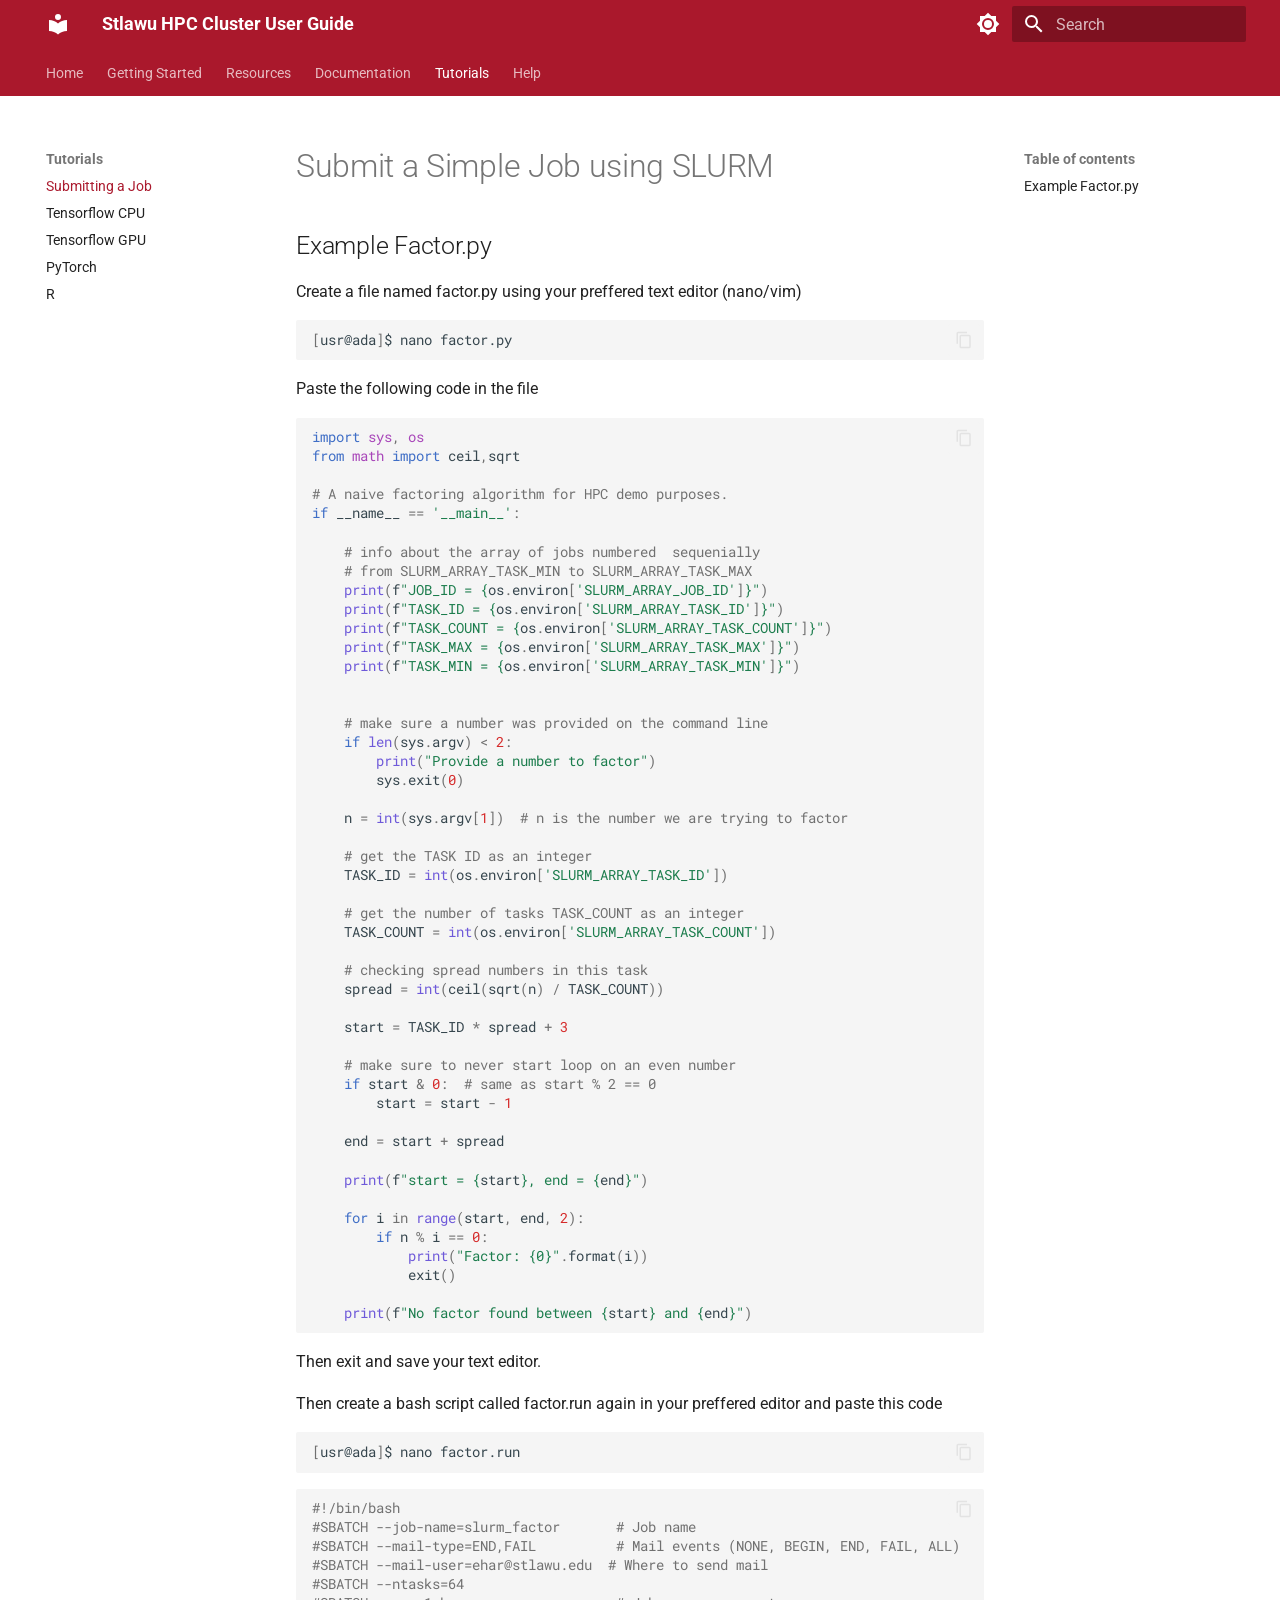
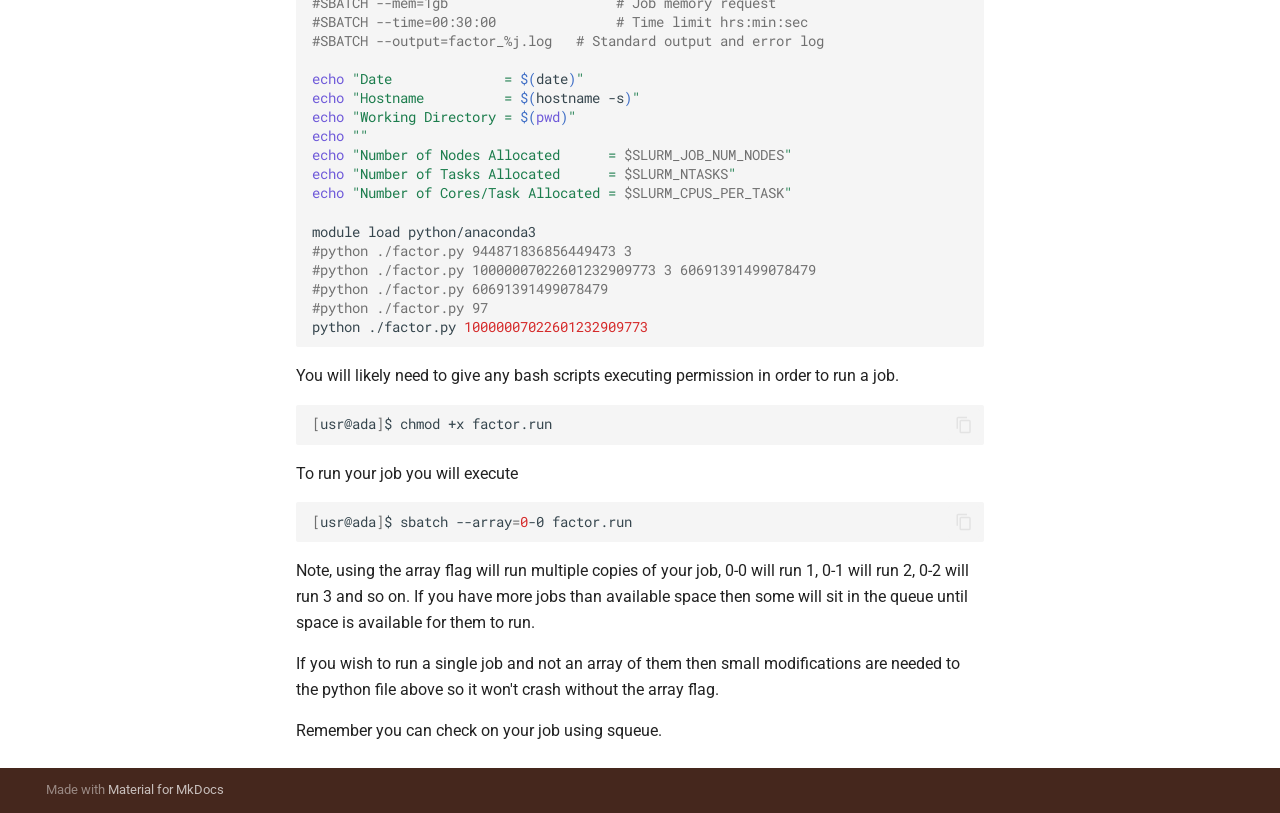
<file: tutorials/submitjob/index.html>
<!doctype html>
<html lang="en" class="no-js">
  <head>
    
      <meta charset="utf-8">
      <meta name="viewport" content="width=device-width,initial-scale=1">
      
      
      
      
        <link rel="prev" href="../../documentation/documentation/">
      
      
        <link rel="next" href="../tensorcpu/">
      
      
        
      
      
      <link rel="icon" href="../../assets/images/favicon.png">
      <meta name="generator" content="mkdocs-1.6.1, mkdocs-material-9.7.6">
    
    
      
        <title>Submitting a Job - Stlawu HPC Cluster User Guide</title>
      
    
    
      <link rel="stylesheet" href="../../assets/stylesheets/main.484c7ddc.min.css">
      
        
        <link rel="stylesheet" href="../../assets/stylesheets/palette.ab4e12ef.min.css">
      
      


    
    
      
    
    
      
        
        
        <link rel="preconnect" href="https://fonts.gstatic.com" crossorigin>
        <link rel="stylesheet" href="https://fonts.googleapis.com/css?family=Roboto:300,300i,400,400i,700,700i%7CRoboto+Mono:400,400i,700,700i&display=fallback">
        <style>:root{--md-text-font:"Roboto";--md-code-font:"Roboto Mono"}</style>
      
    
    
      <link rel="stylesheet" href="../../stylesheets/extra.css">
    
    <script>__md_scope=new URL("../..",location),__md_hash=e=>[...e].reduce(((e,_)=>(e<<5)-e+_.charCodeAt(0)),0),__md_get=(e,_=localStorage,t=__md_scope)=>JSON.parse(_.getItem(t.pathname+"."+e)),__md_set=(e,_,t=localStorage,a=__md_scope)=>{try{t.setItem(a.pathname+"."+e,JSON.stringify(_))}catch(e){}}</script>
    
      

    
    
  </head>
  
  
    
    
      
    
    
    
    
    <body dir="ltr" data-md-color-scheme="default" data-md-color-primary="custom" data-md-color-accent="custom">
  
    
    <input class="md-toggle" data-md-toggle="drawer" type="checkbox" id="__drawer" autocomplete="off">
    <input class="md-toggle" data-md-toggle="search" type="checkbox" id="__search" autocomplete="off">
    <label class="md-overlay" for="__drawer"></label>
    <div data-md-component="skip">
      
        
        <a href="#submit-a-simple-job-using-slurm" class="md-skip">
          Skip to content
        </a>
      
    </div>
    <div data-md-component="announce">
      
    </div>
    
    
      

<header class="md-header" data-md-component="header">
  <nav class="md-header__inner md-grid" aria-label="Header">
    <a href="../.." title="Stlawu HPC Cluster User Guide" class="md-header__button md-logo" aria-label="Stlawu HPC Cluster User Guide" data-md-component="logo">
      
  
  <svg xmlns="http://www.w3.org/2000/svg" viewBox="0 0 24 24"><path d="M12 8a3 3 0 0 0 3-3 3 3 0 0 0-3-3 3 3 0 0 0-3 3 3 3 0 0 0 3 3m0 3.54C9.64 9.35 6.5 8 3 8v11c3.5 0 6.64 1.35 9 3.54 2.36-2.19 5.5-3.54 9-3.54V8c-3.5 0-6.64 1.35-9 3.54"/></svg>

    </a>
    <label class="md-header__button md-icon" for="__drawer">
      
      <svg xmlns="http://www.w3.org/2000/svg" viewBox="0 0 24 24"><path d="M3 6h18v2H3zm0 5h18v2H3zm0 5h18v2H3z"/></svg>
    </label>
    <div class="md-header__title" data-md-component="header-title">
      <div class="md-header__ellipsis">
        <div class="md-header__topic">
          <span class="md-ellipsis">
            Stlawu HPC Cluster User Guide
          </span>
        </div>
        <div class="md-header__topic" data-md-component="header-topic">
          <span class="md-ellipsis">
            
              Submitting a Job
            
          </span>
        </div>
      </div>
    </div>
    
      
        <form class="md-header__option" data-md-component="palette">
  
    
    
    
    <input class="md-option" data-md-color-media="(prefers-color-scheme: light)" data-md-color-scheme="default" data-md-color-primary="custom" data-md-color-accent="custom"  aria-label="Switch to dark mode"  type="radio" name="__palette" id="__palette_0">
    
      <label class="md-header__button md-icon" title="Switch to dark mode" for="__palette_1" hidden>
        <svg xmlns="http://www.w3.org/2000/svg" viewBox="0 0 24 24"><path d="M12 8a4 4 0 0 0-4 4 4 4 0 0 0 4 4 4 4 0 0 0 4-4 4 4 0 0 0-4-4m0 10a6 6 0 0 1-6-6 6 6 0 0 1 6-6 6 6 0 0 1 6 6 6 6 0 0 1-6 6m8-9.31V4h-4.69L12 .69 8.69 4H4v4.69L.69 12 4 15.31V20h4.69L12 23.31 15.31 20H20v-4.69L23.31 12z"/></svg>
      </label>
    
  
    
    
    
    <input class="md-option" data-md-color-media="(prefers-color-scheme: dark)" data-md-color-scheme="slate" data-md-color-primary="custom" data-md-color-accent="custom"  aria-label="Switch to light mode"  type="radio" name="__palette" id="__palette_1">
    
      <label class="md-header__button md-icon" title="Switch to light mode" for="__palette_0" hidden>
        <svg xmlns="http://www.w3.org/2000/svg" viewBox="0 0 24 24"><path d="M12 18c-.89 0-1.74-.2-2.5-.55C11.56 16.5 13 14.42 13 12s-1.44-4.5-3.5-5.45C10.26 6.2 11.11 6 12 6a6 6 0 0 1 6 6 6 6 0 0 1-6 6m8-9.31V4h-4.69L12 .69 8.69 4H4v4.69L.69 12 4 15.31V20h4.69L12 23.31 15.31 20H20v-4.69L23.31 12z"/></svg>
      </label>
    
  
</form>
      
    
    
      <script>var palette=__md_get("__palette");if(palette&&palette.color){if("(prefers-color-scheme)"===palette.color.media){var media=matchMedia("(prefers-color-scheme: light)"),input=document.querySelector(media.matches?"[data-md-color-media='(prefers-color-scheme: light)']":"[data-md-color-media='(prefers-color-scheme: dark)']");palette.color.media=input.getAttribute("data-md-color-media"),palette.color.scheme=input.getAttribute("data-md-color-scheme"),palette.color.primary=input.getAttribute("data-md-color-primary"),palette.color.accent=input.getAttribute("data-md-color-accent")}for(var[key,value]of Object.entries(palette.color))document.body.setAttribute("data-md-color-"+key,value)}</script>
    
    
    
      
      
        <label class="md-header__button md-icon" for="__search">
          
          <svg xmlns="http://www.w3.org/2000/svg" viewBox="0 0 24 24"><path d="M9.5 3A6.5 6.5 0 0 1 16 9.5c0 1.61-.59 3.09-1.56 4.23l.27.27h.79l5 5-1.5 1.5-5-5v-.79l-.27-.27A6.52 6.52 0 0 1 9.5 16 6.5 6.5 0 0 1 3 9.5 6.5 6.5 0 0 1 9.5 3m0 2C7 5 5 7 5 9.5S7 14 9.5 14 14 12 14 9.5 12 5 9.5 5"/></svg>
        </label>
        <div class="md-search" data-md-component="search" role="dialog">
  <label class="md-search__overlay" for="__search"></label>
  <div class="md-search__inner" role="search">
    <form class="md-search__form" name="search">
      <input type="text" class="md-search__input" name="query" aria-label="Search" placeholder="Search" autocapitalize="off" autocorrect="off" autocomplete="off" spellcheck="false" data-md-component="search-query" required>
      <label class="md-search__icon md-icon" for="__search">
        
        <svg xmlns="http://www.w3.org/2000/svg" viewBox="0 0 24 24"><path d="M9.5 3A6.5 6.5 0 0 1 16 9.5c0 1.61-.59 3.09-1.56 4.23l.27.27h.79l5 5-1.5 1.5-5-5v-.79l-.27-.27A6.52 6.52 0 0 1 9.5 16 6.5 6.5 0 0 1 3 9.5 6.5 6.5 0 0 1 9.5 3m0 2C7 5 5 7 5 9.5S7 14 9.5 14 14 12 14 9.5 12 5 9.5 5"/></svg>
        
        <svg xmlns="http://www.w3.org/2000/svg" viewBox="0 0 24 24"><path d="M20 11v2H8l5.5 5.5-1.42 1.42L4.16 12l7.92-7.92L13.5 5.5 8 11z"/></svg>
      </label>
      <nav class="md-search__options" aria-label="Search">
        
          <a href="javascript:void(0)" class="md-search__icon md-icon" title="Share" aria-label="Share" data-clipboard data-clipboard-text="" data-md-component="search-share" tabindex="-1">
            
            <svg xmlns="http://www.w3.org/2000/svg" viewBox="0 0 24 24"><path d="M18 16.08c-.76 0-1.44.3-1.96.77L8.91 12.7c.05-.23.09-.46.09-.7s-.04-.47-.09-.7l7.05-4.11c.54.5 1.25.81 2.04.81a3 3 0 0 0 3-3 3 3 0 0 0-3-3 3 3 0 0 0-3 3c0 .24.04.47.09.7L8.04 9.81C7.5 9.31 6.79 9 6 9a3 3 0 0 0-3 3 3 3 0 0 0 3 3c.79 0 1.5-.31 2.04-.81l7.12 4.15c-.05.21-.08.43-.08.66 0 1.61 1.31 2.91 2.92 2.91s2.92-1.3 2.92-2.91A2.92 2.92 0 0 0 18 16.08"/></svg>
          </a>
        
        <button type="reset" class="md-search__icon md-icon" title="Clear" aria-label="Clear" tabindex="-1">
          
          <svg xmlns="http://www.w3.org/2000/svg" viewBox="0 0 24 24"><path d="M19 6.41 17.59 5 12 10.59 6.41 5 5 6.41 10.59 12 5 17.59 6.41 19 12 13.41 17.59 19 19 17.59 13.41 12z"/></svg>
        </button>
      </nav>
      
    </form>
    <div class="md-search__output">
      <div class="md-search__scrollwrap" tabindex="0" data-md-scrollfix>
        <div class="md-search-result" data-md-component="search-result">
          <div class="md-search-result__meta">
            Initializing search
          </div>
          <ol class="md-search-result__list" role="presentation"></ol>
        </div>
      </div>
    </div>
  </div>
</div>
      
    
    
  </nav>
  
</header>
    
    <div class="md-container" data-md-component="container">
      
      
        
          
            
<nav class="md-tabs" aria-label="Tabs" data-md-component="tabs">
  <div class="md-grid">
    <ul class="md-tabs__list">
      
        
  
  
  
  
    <li class="md-tabs__item">
      <a href="../.." class="md-tabs__link">
        
  
  
    
  
  Home

      </a>
    </li>
  

      
        
  
  
  
  
    
    
      <li class="md-tabs__item">
        <a href="../../gettingstarted/overview/" class="md-tabs__link">
          
  
  
  Getting Started

        </a>
      </li>
    
  

      
        
  
  
  
  
    
    
      <li class="md-tabs__item">
        <a href="../../resources/clusterinfo/" class="md-tabs__link">
          
  
  
  Resources

        </a>
      </li>
    
  

      
        
  
  
  
  
    
    
      <li class="md-tabs__item">
        <a href="../../documentation/documentation/" class="md-tabs__link">
          
  
  
  Documentation

        </a>
      </li>
    
  

      
        
  
  
  
    
  
  
    
    
      <li class="md-tabs__item md-tabs__item--active">
        <a href="./" class="md-tabs__link">
          
  
  
  Tutorials

        </a>
      </li>
    
  

      
        
  
  
  
  
    <li class="md-tabs__item">
      <a href="../../help/" class="md-tabs__link">
        
  
  
    
  
  Help

      </a>
    </li>
  

      
    </ul>
  </div>
</nav>
          
        
      
      <main class="md-main" data-md-component="main">
        <div class="md-main__inner md-grid">
          
            
              
              <div class="md-sidebar md-sidebar--primary" data-md-component="sidebar" data-md-type="navigation" >
                <div class="md-sidebar__scrollwrap">
                  <div class="md-sidebar__inner">
                    


  


<nav class="md-nav md-nav--primary md-nav--lifted" aria-label="Navigation" data-md-level="0">
  <label class="md-nav__title" for="__drawer">
    <a href="../.." title="Stlawu HPC Cluster User Guide" class="md-nav__button md-logo" aria-label="Stlawu HPC Cluster User Guide" data-md-component="logo">
      
  
  <svg xmlns="http://www.w3.org/2000/svg" viewBox="0 0 24 24"><path d="M12 8a3 3 0 0 0 3-3 3 3 0 0 0-3-3 3 3 0 0 0-3 3 3 3 0 0 0 3 3m0 3.54C9.64 9.35 6.5 8 3 8v11c3.5 0 6.64 1.35 9 3.54 2.36-2.19 5.5-3.54 9-3.54V8c-3.5 0-6.64 1.35-9 3.54"/></svg>

    </a>
    Stlawu HPC Cluster User Guide
  </label>
  
  <ul class="md-nav__list" data-md-scrollfix>
    
      
      
  
  
  
  
    <li class="md-nav__item">
      <a href="../.." class="md-nav__link">
        
  
  
  <span class="md-ellipsis">
    
  
    Home
  

    
  </span>
  
  

      </a>
    </li>
  

    
      
      
  
  
  
  
    
    
    
    
      
      
        
      
    
    
    <li class="md-nav__item md-nav__item--nested">
      
        
        
          
        
        <input class="md-nav__toggle md-toggle md-toggle--indeterminate" type="checkbox" id="__nav_2" >
        
          
          <label class="md-nav__link" for="__nav_2" id="__nav_2_label" tabindex="0">
            
  
  
  <span class="md-ellipsis">
    
  
    Getting Started
  

    
  </span>
  
  

            <span class="md-nav__icon md-icon"></span>
          </label>
        
        <nav class="md-nav" data-md-level="1" aria-labelledby="__nav_2_label" aria-expanded="false">
          <label class="md-nav__title" for="__nav_2">
            <span class="md-nav__icon md-icon"></span>
            
  
    Getting Started
  

          </label>
          <ul class="md-nav__list" data-md-scrollfix>
            
              
                
  
  
  
  
    <li class="md-nav__item">
      <a href="../../gettingstarted/overview/" class="md-nav__link">
        
  
  
  <span class="md-ellipsis">
    
  
    Overview
  

    
  </span>
  
  

      </a>
    </li>
  

              
            
              
                
  
  
  
  
    <li class="md-nav__item">
      <a href="../../gettingstarted/loggingin/" class="md-nav__link">
        
  
  
  <span class="md-ellipsis">
    
  
    Logging in
  

    
  </span>
  
  

      </a>
    </li>
  

              
            
              
                
  
  
  
  
    <li class="md-nav__item">
      <a href="../../gettingstarted/copyingfiles/" class="md-nav__link">
        
  
  
  <span class="md-ellipsis">
    
  
    Copying Files
  

    
  </span>
  
  

      </a>
    </li>
  

              
            
          </ul>
        </nav>
      
    </li>
  

    
      
      
  
  
  
  
    
    
    
    
      
      
        
      
    
    
    <li class="md-nav__item md-nav__item--nested">
      
        
        
          
        
        <input class="md-nav__toggle md-toggle md-toggle--indeterminate" type="checkbox" id="__nav_3" >
        
          
          <label class="md-nav__link" for="__nav_3" id="__nav_3_label" tabindex="0">
            
  
  
  <span class="md-ellipsis">
    
  
    Resources
  

    
  </span>
  
  

            <span class="md-nav__icon md-icon"></span>
          </label>
        
        <nav class="md-nav" data-md-level="1" aria-labelledby="__nav_3_label" aria-expanded="false">
          <label class="md-nav__title" for="__nav_3">
            <span class="md-nav__icon md-icon"></span>
            
  
    Resources
  

          </label>
          <ul class="md-nav__list" data-md-scrollfix>
            
              
                
  
  
  
  
    <li class="md-nav__item">
      <a href="../../resources/clusterinfo/" class="md-nav__link">
        
  
  
  <span class="md-ellipsis">
    
  
    Cluster Info
  

    
  </span>
  
  

      </a>
    </li>
  

              
            
              
                
  
  
  
  
    <li class="md-nav__item">
      <a href="../../resources/monitoring/" class="md-nav__link">
        
  
  
  <span class="md-ellipsis">
    
  
    Monitoring Software
  

    
  </span>
  
  

      </a>
    </li>
  

              
            
          </ul>
        </nav>
      
    </li>
  

    
      
      
  
  
  
  
    
    
    
    
      
      
        
      
    
    
    <li class="md-nav__item md-nav__item--nested">
      
        
        
          
        
        <input class="md-nav__toggle md-toggle md-toggle--indeterminate" type="checkbox" id="__nav_4" >
        
          
          <label class="md-nav__link" for="__nav_4" id="__nav_4_label" tabindex="0">
            
  
  
  <span class="md-ellipsis">
    
  
    Documentation
  

    
  </span>
  
  

            <span class="md-nav__icon md-icon"></span>
          </label>
        
        <nav class="md-nav" data-md-level="1" aria-labelledby="__nav_4_label" aria-expanded="false">
          <label class="md-nav__title" for="__nav_4">
            <span class="md-nav__icon md-icon"></span>
            
  
    Documentation
  

          </label>
          <ul class="md-nav__list" data-md-scrollfix>
            
              
                
  
  
  
  
    <li class="md-nav__item">
      <a href="../../documentation/documentation/" class="md-nav__link">
        
  
  
  <span class="md-ellipsis">
    
  
    Slurm Tutorial
  

    
  </span>
  
  

      </a>
    </li>
  

              
            
          </ul>
        </nav>
      
    </li>
  

    
      
      
  
  
    
  
  
  
    
    
    
    
      
        
        
      
      
        
      
    
    
    <li class="md-nav__item md-nav__item--active md-nav__item--section md-nav__item--nested">
      
        
        
        <input class="md-nav__toggle md-toggle " type="checkbox" id="__nav_5" checked>
        
          
          <label class="md-nav__link" for="__nav_5" id="__nav_5_label" tabindex="">
            
  
  
  <span class="md-ellipsis">
    
  
    Tutorials
  

    
  </span>
  
  

            <span class="md-nav__icon md-icon"></span>
          </label>
        
        <nav class="md-nav" data-md-level="1" aria-labelledby="__nav_5_label" aria-expanded="true">
          <label class="md-nav__title" for="__nav_5">
            <span class="md-nav__icon md-icon"></span>
            
  
    Tutorials
  

          </label>
          <ul class="md-nav__list" data-md-scrollfix>
            
              
                
  
  
    
  
  
  
    <li class="md-nav__item md-nav__item--active">
      
      <input class="md-nav__toggle md-toggle" type="checkbox" id="__toc">
      
      
        
      
      
        <label class="md-nav__link md-nav__link--active" for="__toc">
          
  
  
  <span class="md-ellipsis">
    
  
    Submitting a Job
  

    
  </span>
  
  

          <span class="md-nav__icon md-icon"></span>
        </label>
      
      <a href="./" class="md-nav__link md-nav__link--active">
        
  
  
  <span class="md-ellipsis">
    
  
    Submitting a Job
  

    
  </span>
  
  

      </a>
      
        

<nav class="md-nav md-nav--secondary" aria-label="Table of contents">
  
  
  
    
  
  
    <label class="md-nav__title" for="__toc">
      <span class="md-nav__icon md-icon"></span>
      Table of contents
    </label>
    <ul class="md-nav__list" data-md-component="toc" data-md-scrollfix>
      
        <li class="md-nav__item">
  <a href="#example-factorpy" class="md-nav__link">
    <span class="md-ellipsis">
      
        Example Factor.py
      
    </span>
  </a>
  
</li>
      
    </ul>
  
</nav>
      
    </li>
  

              
            
              
                
  
  
  
  
    <li class="md-nav__item">
      <a href="../tensorcpu/" class="md-nav__link">
        
  
  
  <span class="md-ellipsis">
    
  
    Tensorflow CPU
  

    
  </span>
  
  

      </a>
    </li>
  

              
            
              
                
  
  
  
  
    <li class="md-nav__item">
      <a href="../tensorgpu/" class="md-nav__link">
        
  
  
  <span class="md-ellipsis">
    
  
    Tensorflow GPU
  

    
  </span>
  
  

      </a>
    </li>
  

              
            
              
                
  
  
  
  
    <li class="md-nav__item">
      <a href="../pytorch/" class="md-nav__link">
        
  
  
  <span class="md-ellipsis">
    
  
    PyTorch
  

    
  </span>
  
  

      </a>
    </li>
  

              
            
              
                
  
  
  
  
    <li class="md-nav__item">
      <a href="../../r.md" class="md-nav__link">
        
  
  
  <span class="md-ellipsis">
    
  
    R
  

    
  </span>
  
  

      </a>
    </li>
  

              
            
          </ul>
        </nav>
      
    </li>
  

    
      
      
  
  
  
  
    <li class="md-nav__item">
      <a href="../../help/" class="md-nav__link">
        
  
  
  <span class="md-ellipsis">
    
  
    Help
  

    
  </span>
  
  

      </a>
    </li>
  

    
  </ul>
</nav>
                  </div>
                </div>
              </div>
            
            
              
              <div class="md-sidebar md-sidebar--secondary" data-md-component="sidebar" data-md-type="toc" >
                <div class="md-sidebar__scrollwrap">
                  <div class="md-sidebar__inner">
                    

<nav class="md-nav md-nav--secondary" aria-label="Table of contents">
  
  
  
    
  
  
    <label class="md-nav__title" for="__toc">
      <span class="md-nav__icon md-icon"></span>
      Table of contents
    </label>
    <ul class="md-nav__list" data-md-component="toc" data-md-scrollfix>
      
        <li class="md-nav__item">
  <a href="#example-factorpy" class="md-nav__link">
    <span class="md-ellipsis">
      
        Example Factor.py
      
    </span>
  </a>
  
</li>
      
    </ul>
  
</nav>
                  </div>
                </div>
              </div>
            
          
          
            <div class="md-content" data-md-component="content">
              
              <article class="md-content__inner md-typeset">
                
                  



<h1 id="submit-a-simple-job-using-slurm">Submit a Simple Job using SLURM</h1>
<h2 id="example-factorpy">Example Factor.py</h2>
<p>Create a file named factor.py using your preffered text editor (nano/vim)</p>
<div class="language-bash highlight"><pre><span></span><code><span id="__span-0-1"><a id="__codelineno-0-1" name="__codelineno-0-1" href="#__codelineno-0-1"></a><span class="o">[</span>usr@ada<span class="o">]</span>$<span class="w"> </span>nano<span class="w"> </span>factor.py
</span></code></pre></div>
<p>Paste the following code in the file</p>
<div class="language-python highlight"><pre><span></span><code><span id="__span-1-1"><a id="__codelineno-1-1" name="__codelineno-1-1" href="#__codelineno-1-1"></a><span class="kn">import</span><span class="w"> </span><span class="nn">sys</span><span class="o">,</span><span class="w"> </span><span class="nn">os</span>
</span><span id="__span-1-2"><a id="__codelineno-1-2" name="__codelineno-1-2" href="#__codelineno-1-2"></a><span class="kn">from</span><span class="w"> </span><span class="nn">math</span><span class="w"> </span><span class="kn">import</span> <span class="n">ceil</span><span class="p">,</span><span class="n">sqrt</span>
</span><span id="__span-1-3"><a id="__codelineno-1-3" name="__codelineno-1-3" href="#__codelineno-1-3"></a>
</span><span id="__span-1-4"><a id="__codelineno-1-4" name="__codelineno-1-4" href="#__codelineno-1-4"></a><span class="c1"># A naive factoring algorithm for HPC demo purposes.</span>
</span><span id="__span-1-5"><a id="__codelineno-1-5" name="__codelineno-1-5" href="#__codelineno-1-5"></a><span class="k">if</span> <span class="vm">__name__</span> <span class="o">==</span> <span class="s1">&#39;__main__&#39;</span><span class="p">:</span>
</span><span id="__span-1-6"><a id="__codelineno-1-6" name="__codelineno-1-6" href="#__codelineno-1-6"></a>
</span><span id="__span-1-7"><a id="__codelineno-1-7" name="__codelineno-1-7" href="#__codelineno-1-7"></a>    <span class="c1"># info about the array of jobs numbered  sequenially</span>
</span><span id="__span-1-8"><a id="__codelineno-1-8" name="__codelineno-1-8" href="#__codelineno-1-8"></a>    <span class="c1"># from SLURM_ARRAY_TASK_MIN to SLURM_ARRAY_TASK_MAX</span>
</span><span id="__span-1-9"><a id="__codelineno-1-9" name="__codelineno-1-9" href="#__codelineno-1-9"></a>    <span class="nb">print</span><span class="p">(</span><span class="sa">f</span><span class="s2">&quot;JOB_ID = </span><span class="si">{</span><span class="n">os</span><span class="o">.</span><span class="n">environ</span><span class="p">[</span><span class="s1">&#39;SLURM_ARRAY_JOB_ID&#39;</span><span class="p">]</span><span class="si">}</span><span class="s2">&quot;</span><span class="p">)</span>
</span><span id="__span-1-10"><a id="__codelineno-1-10" name="__codelineno-1-10" href="#__codelineno-1-10"></a>    <span class="nb">print</span><span class="p">(</span><span class="sa">f</span><span class="s2">&quot;TASK_ID = </span><span class="si">{</span><span class="n">os</span><span class="o">.</span><span class="n">environ</span><span class="p">[</span><span class="s1">&#39;SLURM_ARRAY_TASK_ID&#39;</span><span class="p">]</span><span class="si">}</span><span class="s2">&quot;</span><span class="p">)</span>
</span><span id="__span-1-11"><a id="__codelineno-1-11" name="__codelineno-1-11" href="#__codelineno-1-11"></a>    <span class="nb">print</span><span class="p">(</span><span class="sa">f</span><span class="s2">&quot;TASK_COUNT = </span><span class="si">{</span><span class="n">os</span><span class="o">.</span><span class="n">environ</span><span class="p">[</span><span class="s1">&#39;SLURM_ARRAY_TASK_COUNT&#39;</span><span class="p">]</span><span class="si">}</span><span class="s2">&quot;</span><span class="p">)</span>
</span><span id="__span-1-12"><a id="__codelineno-1-12" name="__codelineno-1-12" href="#__codelineno-1-12"></a>    <span class="nb">print</span><span class="p">(</span><span class="sa">f</span><span class="s2">&quot;TASK_MAX = </span><span class="si">{</span><span class="n">os</span><span class="o">.</span><span class="n">environ</span><span class="p">[</span><span class="s1">&#39;SLURM_ARRAY_TASK_MAX&#39;</span><span class="p">]</span><span class="si">}</span><span class="s2">&quot;</span><span class="p">)</span>
</span><span id="__span-1-13"><a id="__codelineno-1-13" name="__codelineno-1-13" href="#__codelineno-1-13"></a>    <span class="nb">print</span><span class="p">(</span><span class="sa">f</span><span class="s2">&quot;TASK_MIN = </span><span class="si">{</span><span class="n">os</span><span class="o">.</span><span class="n">environ</span><span class="p">[</span><span class="s1">&#39;SLURM_ARRAY_TASK_MIN&#39;</span><span class="p">]</span><span class="si">}</span><span class="s2">&quot;</span><span class="p">)</span>
</span><span id="__span-1-14"><a id="__codelineno-1-14" name="__codelineno-1-14" href="#__codelineno-1-14"></a>
</span><span id="__span-1-15"><a id="__codelineno-1-15" name="__codelineno-1-15" href="#__codelineno-1-15"></a>
</span><span id="__span-1-16"><a id="__codelineno-1-16" name="__codelineno-1-16" href="#__codelineno-1-16"></a>    <span class="c1"># make sure a number was provided on the command line    </span>
</span><span id="__span-1-17"><a id="__codelineno-1-17" name="__codelineno-1-17" href="#__codelineno-1-17"></a>    <span class="k">if</span> <span class="nb">len</span><span class="p">(</span><span class="n">sys</span><span class="o">.</span><span class="n">argv</span><span class="p">)</span> <span class="o">&lt;</span> <span class="mi">2</span><span class="p">:</span>
</span><span id="__span-1-18"><a id="__codelineno-1-18" name="__codelineno-1-18" href="#__codelineno-1-18"></a>        <span class="nb">print</span><span class="p">(</span><span class="s2">&quot;Provide a number to factor&quot;</span><span class="p">)</span>
</span><span id="__span-1-19"><a id="__codelineno-1-19" name="__codelineno-1-19" href="#__codelineno-1-19"></a>        <span class="n">sys</span><span class="o">.</span><span class="n">exit</span><span class="p">(</span><span class="mi">0</span><span class="p">)</span>
</span><span id="__span-1-20"><a id="__codelineno-1-20" name="__codelineno-1-20" href="#__codelineno-1-20"></a>
</span><span id="__span-1-21"><a id="__codelineno-1-21" name="__codelineno-1-21" href="#__codelineno-1-21"></a>    <span class="n">n</span> <span class="o">=</span> <span class="nb">int</span><span class="p">(</span><span class="n">sys</span><span class="o">.</span><span class="n">argv</span><span class="p">[</span><span class="mi">1</span><span class="p">])</span>  <span class="c1"># n is the number we are trying to factor</span>
</span><span id="__span-1-22"><a id="__codelineno-1-22" name="__codelineno-1-22" href="#__codelineno-1-22"></a>
</span><span id="__span-1-23"><a id="__codelineno-1-23" name="__codelineno-1-23" href="#__codelineno-1-23"></a>    <span class="c1"># get the TASK ID as an integer</span>
</span><span id="__span-1-24"><a id="__codelineno-1-24" name="__codelineno-1-24" href="#__codelineno-1-24"></a>    <span class="n">TASK_ID</span> <span class="o">=</span> <span class="nb">int</span><span class="p">(</span><span class="n">os</span><span class="o">.</span><span class="n">environ</span><span class="p">[</span><span class="s1">&#39;SLURM_ARRAY_TASK_ID&#39;</span><span class="p">])</span>
</span><span id="__span-1-25"><a id="__codelineno-1-25" name="__codelineno-1-25" href="#__codelineno-1-25"></a>
</span><span id="__span-1-26"><a id="__codelineno-1-26" name="__codelineno-1-26" href="#__codelineno-1-26"></a>    <span class="c1"># get the number of tasks TASK_COUNT as an integer</span>
</span><span id="__span-1-27"><a id="__codelineno-1-27" name="__codelineno-1-27" href="#__codelineno-1-27"></a>    <span class="n">TASK_COUNT</span> <span class="o">=</span> <span class="nb">int</span><span class="p">(</span><span class="n">os</span><span class="o">.</span><span class="n">environ</span><span class="p">[</span><span class="s1">&#39;SLURM_ARRAY_TASK_COUNT&#39;</span><span class="p">])</span>
</span><span id="__span-1-28"><a id="__codelineno-1-28" name="__codelineno-1-28" href="#__codelineno-1-28"></a>
</span><span id="__span-1-29"><a id="__codelineno-1-29" name="__codelineno-1-29" href="#__codelineno-1-29"></a>    <span class="c1"># checking spread numbers in this task</span>
</span><span id="__span-1-30"><a id="__codelineno-1-30" name="__codelineno-1-30" href="#__codelineno-1-30"></a>    <span class="n">spread</span> <span class="o">=</span> <span class="nb">int</span><span class="p">(</span><span class="n">ceil</span><span class="p">(</span><span class="n">sqrt</span><span class="p">(</span><span class="n">n</span><span class="p">)</span> <span class="o">/</span> <span class="n">TASK_COUNT</span><span class="p">))</span>
</span><span id="__span-1-31"><a id="__codelineno-1-31" name="__codelineno-1-31" href="#__codelineno-1-31"></a>
</span><span id="__span-1-32"><a id="__codelineno-1-32" name="__codelineno-1-32" href="#__codelineno-1-32"></a>    <span class="n">start</span> <span class="o">=</span> <span class="n">TASK_ID</span> <span class="o">*</span> <span class="n">spread</span> <span class="o">+</span> <span class="mi">3</span> 
</span><span id="__span-1-33"><a id="__codelineno-1-33" name="__codelineno-1-33" href="#__codelineno-1-33"></a>
</span><span id="__span-1-34"><a id="__codelineno-1-34" name="__codelineno-1-34" href="#__codelineno-1-34"></a>    <span class="c1"># make sure to never start loop on an even number</span>
</span><span id="__span-1-35"><a id="__codelineno-1-35" name="__codelineno-1-35" href="#__codelineno-1-35"></a>    <span class="k">if</span> <span class="n">start</span> <span class="o">&amp;</span> <span class="mi">0</span><span class="p">:</span>  <span class="c1"># same as start % 2 == 0</span>
</span><span id="__span-1-36"><a id="__codelineno-1-36" name="__codelineno-1-36" href="#__codelineno-1-36"></a>        <span class="n">start</span> <span class="o">=</span> <span class="n">start</span> <span class="o">-</span> <span class="mi">1</span>
</span><span id="__span-1-37"><a id="__codelineno-1-37" name="__codelineno-1-37" href="#__codelineno-1-37"></a>
</span><span id="__span-1-38"><a id="__codelineno-1-38" name="__codelineno-1-38" href="#__codelineno-1-38"></a>    <span class="n">end</span> <span class="o">=</span> <span class="n">start</span> <span class="o">+</span> <span class="n">spread</span>
</span><span id="__span-1-39"><a id="__codelineno-1-39" name="__codelineno-1-39" href="#__codelineno-1-39"></a>
</span><span id="__span-1-40"><a id="__codelineno-1-40" name="__codelineno-1-40" href="#__codelineno-1-40"></a>    <span class="nb">print</span><span class="p">(</span><span class="sa">f</span><span class="s2">&quot;start = </span><span class="si">{</span><span class="n">start</span><span class="si">}</span><span class="s2">, end = </span><span class="si">{</span><span class="n">end</span><span class="si">}</span><span class="s2">&quot;</span><span class="p">)</span>
</span><span id="__span-1-41"><a id="__codelineno-1-41" name="__codelineno-1-41" href="#__codelineno-1-41"></a>
</span><span id="__span-1-42"><a id="__codelineno-1-42" name="__codelineno-1-42" href="#__codelineno-1-42"></a>    <span class="k">for</span> <span class="n">i</span> <span class="ow">in</span> <span class="nb">range</span><span class="p">(</span><span class="n">start</span><span class="p">,</span> <span class="n">end</span><span class="p">,</span> <span class="mi">2</span><span class="p">):</span> 
</span><span id="__span-1-43"><a id="__codelineno-1-43" name="__codelineno-1-43" href="#__codelineno-1-43"></a>        <span class="k">if</span> <span class="n">n</span> <span class="o">%</span> <span class="n">i</span> <span class="o">==</span> <span class="mi">0</span><span class="p">:</span>
</span><span id="__span-1-44"><a id="__codelineno-1-44" name="__codelineno-1-44" href="#__codelineno-1-44"></a>            <span class="nb">print</span><span class="p">(</span><span class="s2">&quot;Factor: </span><span class="si">{0}</span><span class="s2">&quot;</span><span class="o">.</span><span class="n">format</span><span class="p">(</span><span class="n">i</span><span class="p">))</span>
</span><span id="__span-1-45"><a id="__codelineno-1-45" name="__codelineno-1-45" href="#__codelineno-1-45"></a>            <span class="n">exit</span><span class="p">()</span>
</span><span id="__span-1-46"><a id="__codelineno-1-46" name="__codelineno-1-46" href="#__codelineno-1-46"></a>
</span><span id="__span-1-47"><a id="__codelineno-1-47" name="__codelineno-1-47" href="#__codelineno-1-47"></a>    <span class="nb">print</span><span class="p">(</span><span class="sa">f</span><span class="s2">&quot;No factor found between </span><span class="si">{</span><span class="n">start</span><span class="si">}</span><span class="s2"> and </span><span class="si">{</span><span class="n">end</span><span class="si">}</span><span class="s2">&quot;</span><span class="p">)</span>
</span></code></pre></div>
<p>Then exit and save your text editor.</p>
<p>Then create a bash script called factor.run again in your preffered editor and paste this code
<div class="language-bash highlight"><pre><span></span><code><span id="__span-2-1"><a id="__codelineno-2-1" name="__codelineno-2-1" href="#__codelineno-2-1"></a><span class="o">[</span>usr@ada<span class="o">]</span>$<span class="w"> </span>nano<span class="w"> </span>factor.run
</span></code></pre></div></p>
<div class="language-bash highlight"><pre><span></span><code><span id="__span-3-1"><a id="__codelineno-3-1" name="__codelineno-3-1" href="#__codelineno-3-1"></a><span class="ch">#!/bin/bash</span>
</span><span id="__span-3-2"><a id="__codelineno-3-2" name="__codelineno-3-2" href="#__codelineno-3-2"></a><span class="c1">#SBATCH --job-name=slurm_factor       # Job name</span>
</span><span id="__span-3-3"><a id="__codelineno-3-3" name="__codelineno-3-3" href="#__codelineno-3-3"></a><span class="c1">#SBATCH --mail-type=END,FAIL          # Mail events (NONE, BEGIN, END, FAIL, ALL)</span>
</span><span id="__span-3-4"><a id="__codelineno-3-4" name="__codelineno-3-4" href="#__codelineno-3-4"></a><span class="c1">#SBATCH --mail-user=ehar@stlawu.edu  # Where to send mail   </span>
</span><span id="__span-3-5"><a id="__codelineno-3-5" name="__codelineno-3-5" href="#__codelineno-3-5"></a><span class="c1">#SBATCH --ntasks=64</span>
</span><span id="__span-3-6"><a id="__codelineno-3-6" name="__codelineno-3-6" href="#__codelineno-3-6"></a><span class="c1">#SBATCH --mem=1gb                     # Job memory request</span>
</span><span id="__span-3-7"><a id="__codelineno-3-7" name="__codelineno-3-7" href="#__codelineno-3-7"></a><span class="c1">#SBATCH --time=00:30:00               # Time limit hrs:min:sec</span>
</span><span id="__span-3-8"><a id="__codelineno-3-8" name="__codelineno-3-8" href="#__codelineno-3-8"></a><span class="c1">#SBATCH --output=factor_%j.log   # Standard output and error log</span>
</span><span id="__span-3-9"><a id="__codelineno-3-9" name="__codelineno-3-9" href="#__codelineno-3-9"></a>
</span><span id="__span-3-10"><a id="__codelineno-3-10" name="__codelineno-3-10" href="#__codelineno-3-10"></a><span class="nb">echo</span><span class="w"> </span><span class="s2">&quot;Date              = </span><span class="k">$(</span>date<span class="k">)</span><span class="s2">&quot;</span>
</span><span id="__span-3-11"><a id="__codelineno-3-11" name="__codelineno-3-11" href="#__codelineno-3-11"></a><span class="nb">echo</span><span class="w"> </span><span class="s2">&quot;Hostname          = </span><span class="k">$(</span>hostname<span class="w"> </span>-s<span class="k">)</span><span class="s2">&quot;</span>
</span><span id="__span-3-12"><a id="__codelineno-3-12" name="__codelineno-3-12" href="#__codelineno-3-12"></a><span class="nb">echo</span><span class="w"> </span><span class="s2">&quot;Working Directory = </span><span class="k">$(</span><span class="nb">pwd</span><span class="k">)</span><span class="s2">&quot;</span>
</span><span id="__span-3-13"><a id="__codelineno-3-13" name="__codelineno-3-13" href="#__codelineno-3-13"></a><span class="nb">echo</span><span class="w"> </span><span class="s2">&quot;&quot;</span>
</span><span id="__span-3-14"><a id="__codelineno-3-14" name="__codelineno-3-14" href="#__codelineno-3-14"></a><span class="nb">echo</span><span class="w"> </span><span class="s2">&quot;Number of Nodes Allocated      = </span><span class="nv">$SLURM_JOB_NUM_NODES</span><span class="s2">&quot;</span>
</span><span id="__span-3-15"><a id="__codelineno-3-15" name="__codelineno-3-15" href="#__codelineno-3-15"></a><span class="nb">echo</span><span class="w"> </span><span class="s2">&quot;Number of Tasks Allocated      = </span><span class="nv">$SLURM_NTASKS</span><span class="s2">&quot;</span>
</span><span id="__span-3-16"><a id="__codelineno-3-16" name="__codelineno-3-16" href="#__codelineno-3-16"></a><span class="nb">echo</span><span class="w"> </span><span class="s2">&quot;Number of Cores/Task Allocated = </span><span class="nv">$SLURM_CPUS_PER_TASK</span><span class="s2">&quot;</span>
</span><span id="__span-3-17"><a id="__codelineno-3-17" name="__codelineno-3-17" href="#__codelineno-3-17"></a>
</span><span id="__span-3-18"><a id="__codelineno-3-18" name="__codelineno-3-18" href="#__codelineno-3-18"></a>module<span class="w"> </span>load<span class="w"> </span>python/anaconda3
</span><span id="__span-3-19"><a id="__codelineno-3-19" name="__codelineno-3-19" href="#__codelineno-3-19"></a><span class="c1">#python ./factor.py 944871836856449473 3</span>
</span><span id="__span-3-20"><a id="__codelineno-3-20" name="__codelineno-3-20" href="#__codelineno-3-20"></a><span class="c1">#python ./factor.py 10000007022601232909773 3 60691391499078479</span>
</span><span id="__span-3-21"><a id="__codelineno-3-21" name="__codelineno-3-21" href="#__codelineno-3-21"></a><span class="c1">#python ./factor.py 60691391499078479 </span>
</span><span id="__span-3-22"><a id="__codelineno-3-22" name="__codelineno-3-22" href="#__codelineno-3-22"></a><span class="c1">#python ./factor.py 97 </span>
</span><span id="__span-3-23"><a id="__codelineno-3-23" name="__codelineno-3-23" href="#__codelineno-3-23"></a>python<span class="w"> </span>./factor.py<span class="w"> </span><span class="m">10000007022601232909773</span>
</span></code></pre></div>
<p>You will likely need to give any bash scripts executing permission in order to run a job.
<div class="language-bash highlight"><pre><span></span><code><span id="__span-4-1"><a id="__codelineno-4-1" name="__codelineno-4-1" href="#__codelineno-4-1"></a><span class="o">[</span>usr@ada<span class="o">]</span>$<span class="w"> </span>chmod<span class="w"> </span>+x<span class="w"> </span>factor.run
</span></code></pre></div>
To run your job you will execute
<div class="language-bash highlight"><pre><span></span><code><span id="__span-5-1"><a id="__codelineno-5-1" name="__codelineno-5-1" href="#__codelineno-5-1"></a><span class="o">[</span>usr@ada<span class="o">]</span>$<span class="w"> </span>sbatch<span class="w"> </span>--array<span class="o">=</span><span class="m">0</span>-0<span class="w"> </span>factor.run
</span></code></pre></div>
Note, using the array flag will run multiple copies of your job, 0-0 will run 1, 0-1 will run 2, 0-2 will run 3 and so on. If you have more jobs than available space then some will sit in the queue until space is available for them to run.</p>
<p>If you wish to run a single job and not an array of them then small modifications are needed to the python file above so it won't crash without the array flag.</p>
<p>Remember you can check on your job using squeue.</p>












                
              </article>
            </div>
          
          
<script>var target=document.getElementById(location.hash.slice(1));target&&target.name&&(target.checked=target.name.startsWith("__tabbed_"))</script>
        </div>
        
      </main>
      
        <footer class="md-footer">
  
  <div class="md-footer-meta md-typeset">
    <div class="md-footer-meta__inner md-grid">
      <div class="md-copyright">
  
  
    Made with
    <a href="https://squidfunk.github.io/mkdocs-material/" target="_blank" rel="noopener">
      Material for MkDocs
    </a>
  
</div>
      
    </div>
  </div>
</footer>
      
    </div>
    <div class="md-dialog" data-md-component="dialog">
      <div class="md-dialog__inner md-typeset"></div>
    </div>
    
    
    
      
      
      <script id="__config" type="application/json">{"annotate": null, "base": "../..", "features": ["navigation.tabs", "navigation.sections", "navigation.expand", "search.share", "content.code.copy", "content.code.annotate"], "search": "../../assets/javascripts/workers/search.2c215733.min.js", "tags": null, "translations": {"clipboard.copied": "Copied to clipboard", "clipboard.copy": "Copy to clipboard", "search.result.more.one": "1 more on this page", "search.result.more.other": "# more on this page", "search.result.none": "No matching documents", "search.result.one": "1 matching document", "search.result.other": "# matching documents", "search.result.placeholder": "Type to start searching", "search.result.term.missing": "Missing", "select.version": "Select version"}, "version": null}</script>
    
    
      <script src="../../assets/javascripts/bundle.79ae519e.min.js"></script>
      
    
  </body>
</html>
</file>
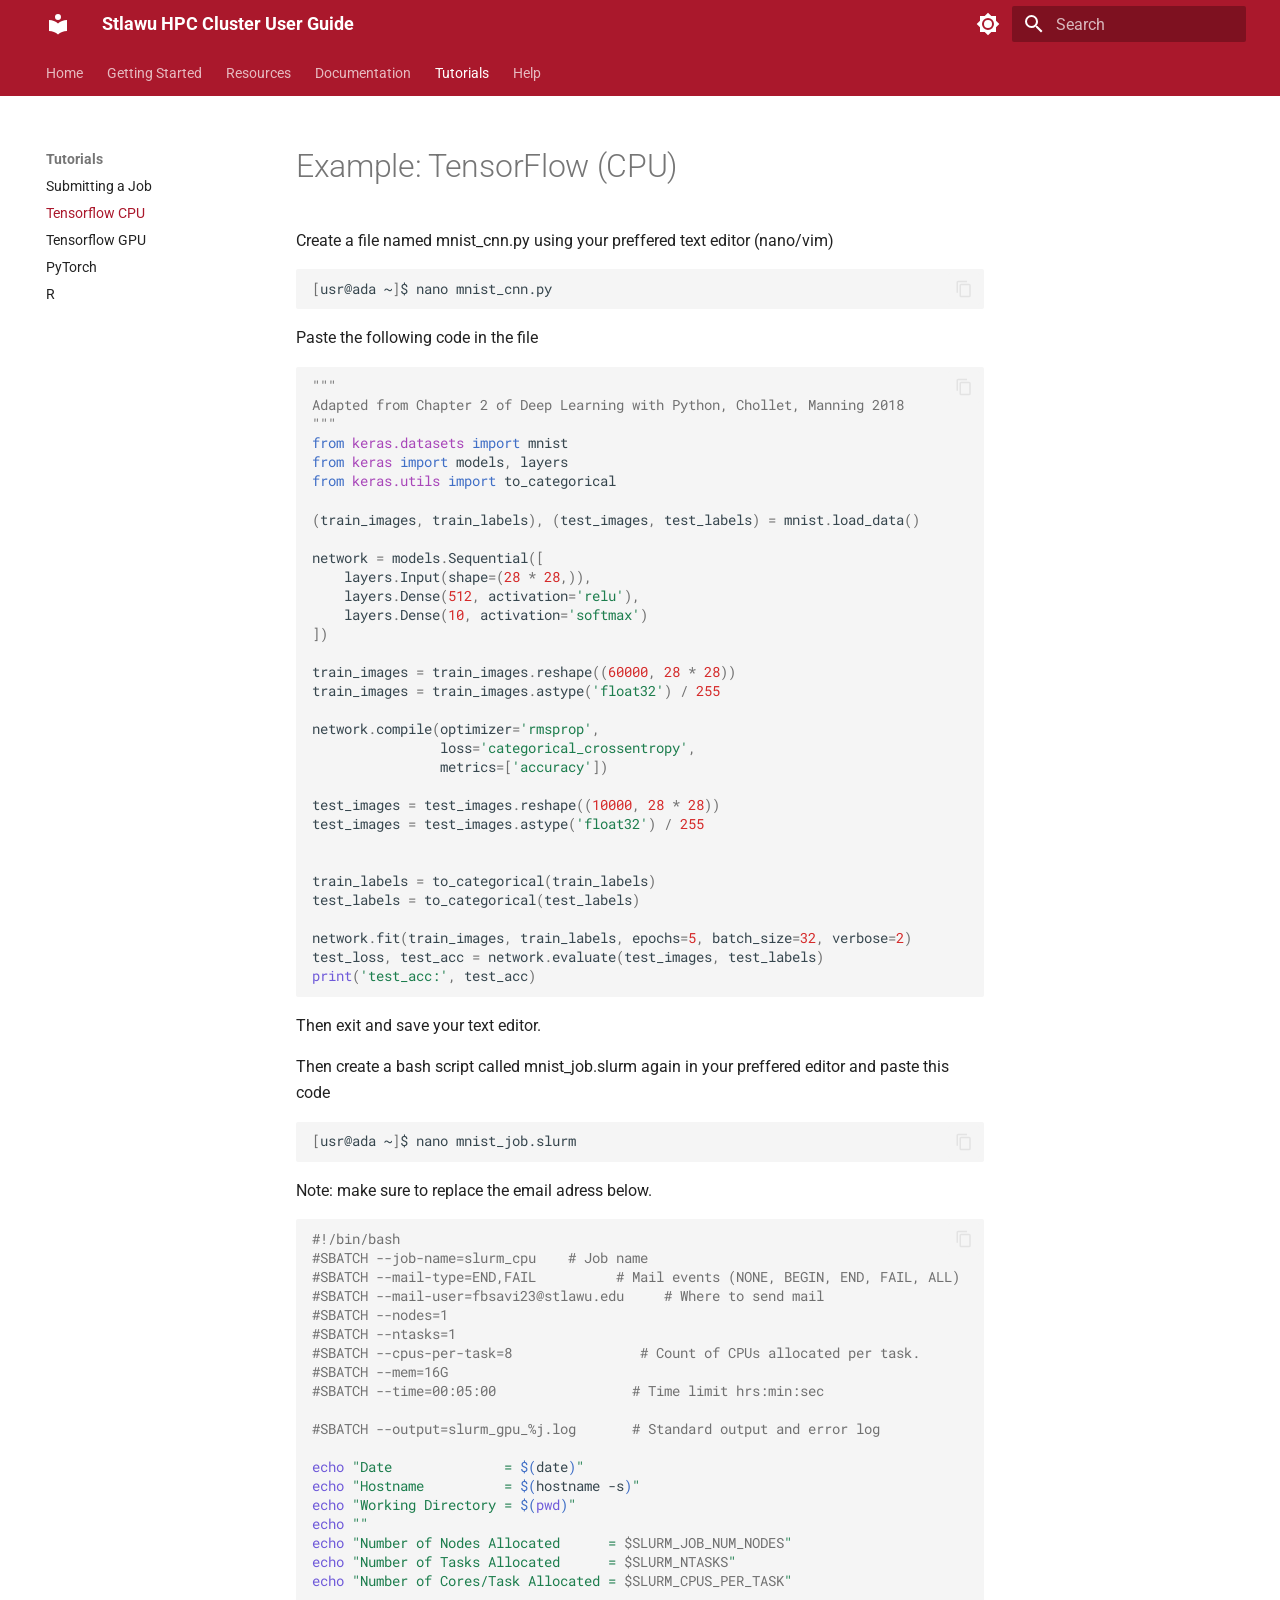
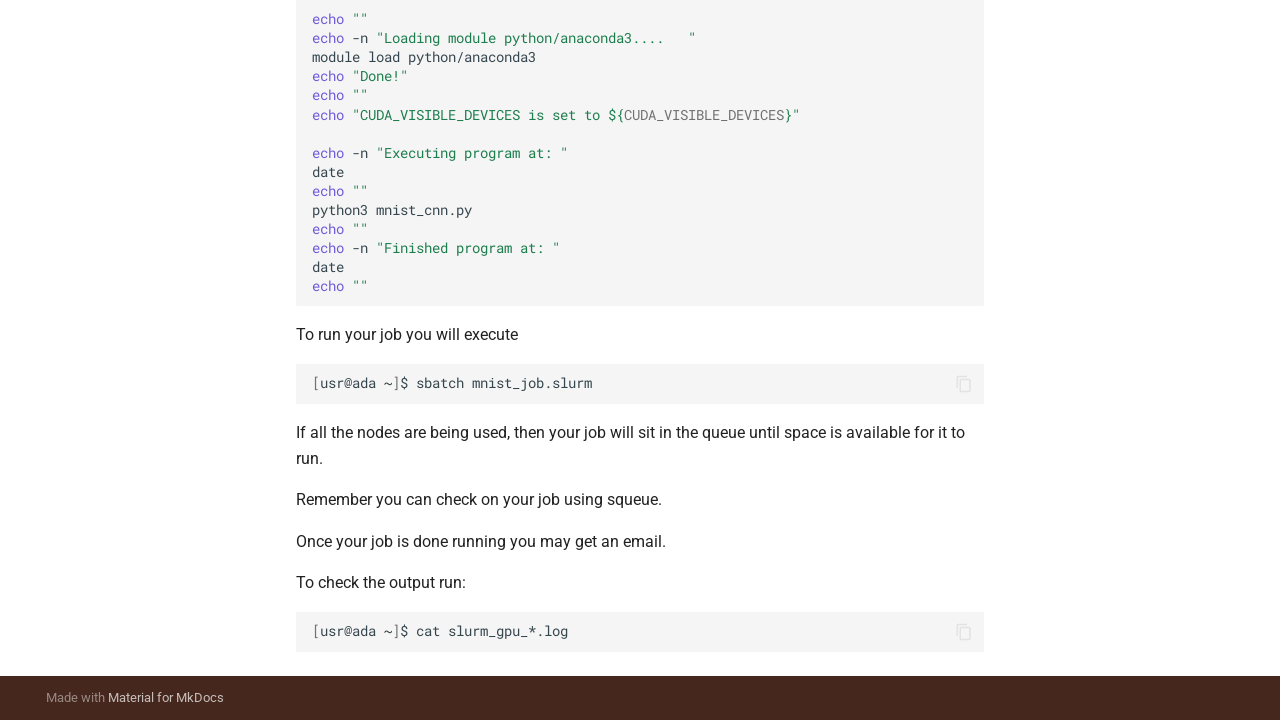
<file: tutorials/tensorcpu/index.html>
<!doctype html>
<html lang="en" class="no-js">
  <head>
    
      <meta charset="utf-8">
      <meta name="viewport" content="width=device-width,initial-scale=1">
      
      
      
      
        <link rel="prev" href="../submitjob/">
      
      
        <link rel="next" href="../tensorgpu/">
      
      
        
      
      
      <link rel="icon" href="../../assets/images/favicon.png">
      <meta name="generator" content="mkdocs-1.6.1, mkdocs-material-9.7.6">
    
    
      
        <title>Tensorflow CPU - Stlawu HPC Cluster User Guide</title>
      
    
    
      <link rel="stylesheet" href="../../assets/stylesheets/main.484c7ddc.min.css">
      
        
        <link rel="stylesheet" href="../../assets/stylesheets/palette.ab4e12ef.min.css">
      
      


    
    
      
    
    
      
        
        
        <link rel="preconnect" href="https://fonts.gstatic.com" crossorigin>
        <link rel="stylesheet" href="https://fonts.googleapis.com/css?family=Roboto:300,300i,400,400i,700,700i%7CRoboto+Mono:400,400i,700,700i&display=fallback">
        <style>:root{--md-text-font:"Roboto";--md-code-font:"Roboto Mono"}</style>
      
    
    
      <link rel="stylesheet" href="../../stylesheets/extra.css">
    
    <script>__md_scope=new URL("../..",location),__md_hash=e=>[...e].reduce(((e,_)=>(e<<5)-e+_.charCodeAt(0)),0),__md_get=(e,_=localStorage,t=__md_scope)=>JSON.parse(_.getItem(t.pathname+"."+e)),__md_set=(e,_,t=localStorage,a=__md_scope)=>{try{t.setItem(a.pathname+"."+e,JSON.stringify(_))}catch(e){}}</script>
    
      

    
    
  </head>
  
  
    
    
      
    
    
    
    
    <body dir="ltr" data-md-color-scheme="default" data-md-color-primary="custom" data-md-color-accent="custom">
  
    
    <input class="md-toggle" data-md-toggle="drawer" type="checkbox" id="__drawer" autocomplete="off">
    <input class="md-toggle" data-md-toggle="search" type="checkbox" id="__search" autocomplete="off">
    <label class="md-overlay" for="__drawer"></label>
    <div data-md-component="skip">
      
        
        <a href="#example-tensorflow-cpu" class="md-skip">
          Skip to content
        </a>
      
    </div>
    <div data-md-component="announce">
      
    </div>
    
    
      

<header class="md-header" data-md-component="header">
  <nav class="md-header__inner md-grid" aria-label="Header">
    <a href="../.." title="Stlawu HPC Cluster User Guide" class="md-header__button md-logo" aria-label="Stlawu HPC Cluster User Guide" data-md-component="logo">
      
  
  <svg xmlns="http://www.w3.org/2000/svg" viewBox="0 0 24 24"><path d="M12 8a3 3 0 0 0 3-3 3 3 0 0 0-3-3 3 3 0 0 0-3 3 3 3 0 0 0 3 3m0 3.54C9.64 9.35 6.5 8 3 8v11c3.5 0 6.64 1.35 9 3.54 2.36-2.19 5.5-3.54 9-3.54V8c-3.5 0-6.64 1.35-9 3.54"/></svg>

    </a>
    <label class="md-header__button md-icon" for="__drawer">
      
      <svg xmlns="http://www.w3.org/2000/svg" viewBox="0 0 24 24"><path d="M3 6h18v2H3zm0 5h18v2H3zm0 5h18v2H3z"/></svg>
    </label>
    <div class="md-header__title" data-md-component="header-title">
      <div class="md-header__ellipsis">
        <div class="md-header__topic">
          <span class="md-ellipsis">
            Stlawu HPC Cluster User Guide
          </span>
        </div>
        <div class="md-header__topic" data-md-component="header-topic">
          <span class="md-ellipsis">
            
              Tensorflow CPU
            
          </span>
        </div>
      </div>
    </div>
    
      
        <form class="md-header__option" data-md-component="palette">
  
    
    
    
    <input class="md-option" data-md-color-media="(prefers-color-scheme: light)" data-md-color-scheme="default" data-md-color-primary="custom" data-md-color-accent="custom"  aria-label="Switch to dark mode"  type="radio" name="__palette" id="__palette_0">
    
      <label class="md-header__button md-icon" title="Switch to dark mode" for="__palette_1" hidden>
        <svg xmlns="http://www.w3.org/2000/svg" viewBox="0 0 24 24"><path d="M12 8a4 4 0 0 0-4 4 4 4 0 0 0 4 4 4 4 0 0 0 4-4 4 4 0 0 0-4-4m0 10a6 6 0 0 1-6-6 6 6 0 0 1 6-6 6 6 0 0 1 6 6 6 6 0 0 1-6 6m8-9.31V4h-4.69L12 .69 8.69 4H4v4.69L.69 12 4 15.31V20h4.69L12 23.31 15.31 20H20v-4.69L23.31 12z"/></svg>
      </label>
    
  
    
    
    
    <input class="md-option" data-md-color-media="(prefers-color-scheme: dark)" data-md-color-scheme="slate" data-md-color-primary="custom" data-md-color-accent="custom"  aria-label="Switch to light mode"  type="radio" name="__palette" id="__palette_1">
    
      <label class="md-header__button md-icon" title="Switch to light mode" for="__palette_0" hidden>
        <svg xmlns="http://www.w3.org/2000/svg" viewBox="0 0 24 24"><path d="M12 18c-.89 0-1.74-.2-2.5-.55C11.56 16.5 13 14.42 13 12s-1.44-4.5-3.5-5.45C10.26 6.2 11.11 6 12 6a6 6 0 0 1 6 6 6 6 0 0 1-6 6m8-9.31V4h-4.69L12 .69 8.69 4H4v4.69L.69 12 4 15.31V20h4.69L12 23.31 15.31 20H20v-4.69L23.31 12z"/></svg>
      </label>
    
  
</form>
      
    
    
      <script>var palette=__md_get("__palette");if(palette&&palette.color){if("(prefers-color-scheme)"===palette.color.media){var media=matchMedia("(prefers-color-scheme: light)"),input=document.querySelector(media.matches?"[data-md-color-media='(prefers-color-scheme: light)']":"[data-md-color-media='(prefers-color-scheme: dark)']");palette.color.media=input.getAttribute("data-md-color-media"),palette.color.scheme=input.getAttribute("data-md-color-scheme"),palette.color.primary=input.getAttribute("data-md-color-primary"),palette.color.accent=input.getAttribute("data-md-color-accent")}for(var[key,value]of Object.entries(palette.color))document.body.setAttribute("data-md-color-"+key,value)}</script>
    
    
    
      
      
        <label class="md-header__button md-icon" for="__search">
          
          <svg xmlns="http://www.w3.org/2000/svg" viewBox="0 0 24 24"><path d="M9.5 3A6.5 6.5 0 0 1 16 9.5c0 1.61-.59 3.09-1.56 4.23l.27.27h.79l5 5-1.5 1.5-5-5v-.79l-.27-.27A6.52 6.52 0 0 1 9.5 16 6.5 6.5 0 0 1 3 9.5 6.5 6.5 0 0 1 9.5 3m0 2C7 5 5 7 5 9.5S7 14 9.5 14 14 12 14 9.5 12 5 9.5 5"/></svg>
        </label>
        <div class="md-search" data-md-component="search" role="dialog">
  <label class="md-search__overlay" for="__search"></label>
  <div class="md-search__inner" role="search">
    <form class="md-search__form" name="search">
      <input type="text" class="md-search__input" name="query" aria-label="Search" placeholder="Search" autocapitalize="off" autocorrect="off" autocomplete="off" spellcheck="false" data-md-component="search-query" required>
      <label class="md-search__icon md-icon" for="__search">
        
        <svg xmlns="http://www.w3.org/2000/svg" viewBox="0 0 24 24"><path d="M9.5 3A6.5 6.5 0 0 1 16 9.5c0 1.61-.59 3.09-1.56 4.23l.27.27h.79l5 5-1.5 1.5-5-5v-.79l-.27-.27A6.52 6.52 0 0 1 9.5 16 6.5 6.5 0 0 1 3 9.5 6.5 6.5 0 0 1 9.5 3m0 2C7 5 5 7 5 9.5S7 14 9.5 14 14 12 14 9.5 12 5 9.5 5"/></svg>
        
        <svg xmlns="http://www.w3.org/2000/svg" viewBox="0 0 24 24"><path d="M20 11v2H8l5.5 5.5-1.42 1.42L4.16 12l7.92-7.92L13.5 5.5 8 11z"/></svg>
      </label>
      <nav class="md-search__options" aria-label="Search">
        
          <a href="javascript:void(0)" class="md-search__icon md-icon" title="Share" aria-label="Share" data-clipboard data-clipboard-text="" data-md-component="search-share" tabindex="-1">
            
            <svg xmlns="http://www.w3.org/2000/svg" viewBox="0 0 24 24"><path d="M18 16.08c-.76 0-1.44.3-1.96.77L8.91 12.7c.05-.23.09-.46.09-.7s-.04-.47-.09-.7l7.05-4.11c.54.5 1.25.81 2.04.81a3 3 0 0 0 3-3 3 3 0 0 0-3-3 3 3 0 0 0-3 3c0 .24.04.47.09.7L8.04 9.81C7.5 9.31 6.79 9 6 9a3 3 0 0 0-3 3 3 3 0 0 0 3 3c.79 0 1.5-.31 2.04-.81l7.12 4.15c-.05.21-.08.43-.08.66 0 1.61 1.31 2.91 2.92 2.91s2.92-1.3 2.92-2.91A2.92 2.92 0 0 0 18 16.08"/></svg>
          </a>
        
        <button type="reset" class="md-search__icon md-icon" title="Clear" aria-label="Clear" tabindex="-1">
          
          <svg xmlns="http://www.w3.org/2000/svg" viewBox="0 0 24 24"><path d="M19 6.41 17.59 5 12 10.59 6.41 5 5 6.41 10.59 12 5 17.59 6.41 19 12 13.41 17.59 19 19 17.59 13.41 12z"/></svg>
        </button>
      </nav>
      
    </form>
    <div class="md-search__output">
      <div class="md-search__scrollwrap" tabindex="0" data-md-scrollfix>
        <div class="md-search-result" data-md-component="search-result">
          <div class="md-search-result__meta">
            Initializing search
          </div>
          <ol class="md-search-result__list" role="presentation"></ol>
        </div>
      </div>
    </div>
  </div>
</div>
      
    
    
  </nav>
  
</header>
    
    <div class="md-container" data-md-component="container">
      
      
        
          
            
<nav class="md-tabs" aria-label="Tabs" data-md-component="tabs">
  <div class="md-grid">
    <ul class="md-tabs__list">
      
        
  
  
  
  
    <li class="md-tabs__item">
      <a href="../.." class="md-tabs__link">
        
  
  
    
  
  Home

      </a>
    </li>
  

      
        
  
  
  
  
    
    
      <li class="md-tabs__item">
        <a href="../../gettingstarted/overview/" class="md-tabs__link">
          
  
  
  Getting Started

        </a>
      </li>
    
  

      
        
  
  
  
  
    
    
      <li class="md-tabs__item">
        <a href="../../resources/clusterinfo/" class="md-tabs__link">
          
  
  
  Resources

        </a>
      </li>
    
  

      
        
  
  
  
  
    
    
      <li class="md-tabs__item">
        <a href="../../documentation/documentation/" class="md-tabs__link">
          
  
  
  Documentation

        </a>
      </li>
    
  

      
        
  
  
  
    
  
  
    
    
      <li class="md-tabs__item md-tabs__item--active">
        <a href="../submitjob/" class="md-tabs__link">
          
  
  
  Tutorials

        </a>
      </li>
    
  

      
        
  
  
  
  
    <li class="md-tabs__item">
      <a href="../../help/" class="md-tabs__link">
        
  
  
    
  
  Help

      </a>
    </li>
  

      
    </ul>
  </div>
</nav>
          
        
      
      <main class="md-main" data-md-component="main">
        <div class="md-main__inner md-grid">
          
            
              
              <div class="md-sidebar md-sidebar--primary" data-md-component="sidebar" data-md-type="navigation" >
                <div class="md-sidebar__scrollwrap">
                  <div class="md-sidebar__inner">
                    


  


<nav class="md-nav md-nav--primary md-nav--lifted" aria-label="Navigation" data-md-level="0">
  <label class="md-nav__title" for="__drawer">
    <a href="../.." title="Stlawu HPC Cluster User Guide" class="md-nav__button md-logo" aria-label="Stlawu HPC Cluster User Guide" data-md-component="logo">
      
  
  <svg xmlns="http://www.w3.org/2000/svg" viewBox="0 0 24 24"><path d="M12 8a3 3 0 0 0 3-3 3 3 0 0 0-3-3 3 3 0 0 0-3 3 3 3 0 0 0 3 3m0 3.54C9.64 9.35 6.5 8 3 8v11c3.5 0 6.64 1.35 9 3.54 2.36-2.19 5.5-3.54 9-3.54V8c-3.5 0-6.64 1.35-9 3.54"/></svg>

    </a>
    Stlawu HPC Cluster User Guide
  </label>
  
  <ul class="md-nav__list" data-md-scrollfix>
    
      
      
  
  
  
  
    <li class="md-nav__item">
      <a href="../.." class="md-nav__link">
        
  
  
  <span class="md-ellipsis">
    
  
    Home
  

    
  </span>
  
  

      </a>
    </li>
  

    
      
      
  
  
  
  
    
    
    
    
      
      
        
      
    
    
    <li class="md-nav__item md-nav__item--nested">
      
        
        
          
        
        <input class="md-nav__toggle md-toggle md-toggle--indeterminate" type="checkbox" id="__nav_2" >
        
          
          <label class="md-nav__link" for="__nav_2" id="__nav_2_label" tabindex="0">
            
  
  
  <span class="md-ellipsis">
    
  
    Getting Started
  

    
  </span>
  
  

            <span class="md-nav__icon md-icon"></span>
          </label>
        
        <nav class="md-nav" data-md-level="1" aria-labelledby="__nav_2_label" aria-expanded="false">
          <label class="md-nav__title" for="__nav_2">
            <span class="md-nav__icon md-icon"></span>
            
  
    Getting Started
  

          </label>
          <ul class="md-nav__list" data-md-scrollfix>
            
              
                
  
  
  
  
    <li class="md-nav__item">
      <a href="../../gettingstarted/overview/" class="md-nav__link">
        
  
  
  <span class="md-ellipsis">
    
  
    Overview
  

    
  </span>
  
  

      </a>
    </li>
  

              
            
              
                
  
  
  
  
    <li class="md-nav__item">
      <a href="../../gettingstarted/loggingin/" class="md-nav__link">
        
  
  
  <span class="md-ellipsis">
    
  
    Logging in
  

    
  </span>
  
  

      </a>
    </li>
  

              
            
              
                
  
  
  
  
    <li class="md-nav__item">
      <a href="../../gettingstarted/copyingfiles/" class="md-nav__link">
        
  
  
  <span class="md-ellipsis">
    
  
    Copying Files
  

    
  </span>
  
  

      </a>
    </li>
  

              
            
          </ul>
        </nav>
      
    </li>
  

    
      
      
  
  
  
  
    
    
    
    
      
      
        
      
    
    
    <li class="md-nav__item md-nav__item--nested">
      
        
        
          
        
        <input class="md-nav__toggle md-toggle md-toggle--indeterminate" type="checkbox" id="__nav_3" >
        
          
          <label class="md-nav__link" for="__nav_3" id="__nav_3_label" tabindex="0">
            
  
  
  <span class="md-ellipsis">
    
  
    Resources
  

    
  </span>
  
  

            <span class="md-nav__icon md-icon"></span>
          </label>
        
        <nav class="md-nav" data-md-level="1" aria-labelledby="__nav_3_label" aria-expanded="false">
          <label class="md-nav__title" for="__nav_3">
            <span class="md-nav__icon md-icon"></span>
            
  
    Resources
  

          </label>
          <ul class="md-nav__list" data-md-scrollfix>
            
              
                
  
  
  
  
    <li class="md-nav__item">
      <a href="../../resources/clusterinfo/" class="md-nav__link">
        
  
  
  <span class="md-ellipsis">
    
  
    Cluster Info
  

    
  </span>
  
  

      </a>
    </li>
  

              
            
              
                
  
  
  
  
    <li class="md-nav__item">
      <a href="../../resources/monitoring/" class="md-nav__link">
        
  
  
  <span class="md-ellipsis">
    
  
    Monitoring Software
  

    
  </span>
  
  

      </a>
    </li>
  

              
            
          </ul>
        </nav>
      
    </li>
  

    
      
      
  
  
  
  
    
    
    
    
      
      
        
      
    
    
    <li class="md-nav__item md-nav__item--nested">
      
        
        
          
        
        <input class="md-nav__toggle md-toggle md-toggle--indeterminate" type="checkbox" id="__nav_4" >
        
          
          <label class="md-nav__link" for="__nav_4" id="__nav_4_label" tabindex="0">
            
  
  
  <span class="md-ellipsis">
    
  
    Documentation
  

    
  </span>
  
  

            <span class="md-nav__icon md-icon"></span>
          </label>
        
        <nav class="md-nav" data-md-level="1" aria-labelledby="__nav_4_label" aria-expanded="false">
          <label class="md-nav__title" for="__nav_4">
            <span class="md-nav__icon md-icon"></span>
            
  
    Documentation
  

          </label>
          <ul class="md-nav__list" data-md-scrollfix>
            
              
                
  
  
  
  
    <li class="md-nav__item">
      <a href="../../documentation/documentation/" class="md-nav__link">
        
  
  
  <span class="md-ellipsis">
    
  
    Slurm Tutorial
  

    
  </span>
  
  

      </a>
    </li>
  

              
            
          </ul>
        </nav>
      
    </li>
  

    
      
      
  
  
    
  
  
  
    
    
    
    
      
        
        
      
      
        
      
    
    
    <li class="md-nav__item md-nav__item--active md-nav__item--section md-nav__item--nested">
      
        
        
        <input class="md-nav__toggle md-toggle " type="checkbox" id="__nav_5" checked>
        
          
          <label class="md-nav__link" for="__nav_5" id="__nav_5_label" tabindex="">
            
  
  
  <span class="md-ellipsis">
    
  
    Tutorials
  

    
  </span>
  
  

            <span class="md-nav__icon md-icon"></span>
          </label>
        
        <nav class="md-nav" data-md-level="1" aria-labelledby="__nav_5_label" aria-expanded="true">
          <label class="md-nav__title" for="__nav_5">
            <span class="md-nav__icon md-icon"></span>
            
  
    Tutorials
  

          </label>
          <ul class="md-nav__list" data-md-scrollfix>
            
              
                
  
  
  
  
    <li class="md-nav__item">
      <a href="../submitjob/" class="md-nav__link">
        
  
  
  <span class="md-ellipsis">
    
  
    Submitting a Job
  

    
  </span>
  
  

      </a>
    </li>
  

              
            
              
                
  
  
    
  
  
  
    <li class="md-nav__item md-nav__item--active">
      
      <input class="md-nav__toggle md-toggle" type="checkbox" id="__toc">
      
      
        
      
      
      <a href="./" class="md-nav__link md-nav__link--active">
        
  
  
  <span class="md-ellipsis">
    
  
    Tensorflow CPU
  

    
  </span>
  
  

      </a>
      
    </li>
  

              
            
              
                
  
  
  
  
    <li class="md-nav__item">
      <a href="../tensorgpu/" class="md-nav__link">
        
  
  
  <span class="md-ellipsis">
    
  
    Tensorflow GPU
  

    
  </span>
  
  

      </a>
    </li>
  

              
            
              
                
  
  
  
  
    <li class="md-nav__item">
      <a href="../pytorch/" class="md-nav__link">
        
  
  
  <span class="md-ellipsis">
    
  
    PyTorch
  

    
  </span>
  
  

      </a>
    </li>
  

              
            
              
                
  
  
  
  
    <li class="md-nav__item">
      <a href="../../r.md" class="md-nav__link">
        
  
  
  <span class="md-ellipsis">
    
  
    R
  

    
  </span>
  
  

      </a>
    </li>
  

              
            
          </ul>
        </nav>
      
    </li>
  

    
      
      
  
  
  
  
    <li class="md-nav__item">
      <a href="../../help/" class="md-nav__link">
        
  
  
  <span class="md-ellipsis">
    
  
    Help
  

    
  </span>
  
  

      </a>
    </li>
  

    
  </ul>
</nav>
                  </div>
                </div>
              </div>
            
            
              
              <div class="md-sidebar md-sidebar--secondary" data-md-component="sidebar" data-md-type="toc" >
                <div class="md-sidebar__scrollwrap">
                  <div class="md-sidebar__inner">
                    

<nav class="md-nav md-nav--secondary" aria-label="Table of contents">
  
  
  
    
  
  
</nav>
                  </div>
                </div>
              </div>
            
          
          
            <div class="md-content" data-md-component="content">
              
              <article class="md-content__inner md-typeset">
                
                  



<h1 id="example-tensorflow-cpu">Example: TensorFlow (CPU)</h1>
<p>Create a file named mnist_cnn.py using your preffered text editor (nano/vim)</p>
<div class="language-bash highlight"><pre><span></span><code><span id="__span-0-1"><a id="__codelineno-0-1" name="__codelineno-0-1" href="#__codelineno-0-1"></a><span class="o">[</span>usr@ada<span class="w"> </span>~<span class="o">]</span>$<span class="w"> </span>nano<span class="w"> </span>mnist_cnn.py
</span></code></pre></div>
<p>Paste the following code in the file</p>
<div class="language-python highlight"><pre><span></span><code><span id="__span-1-1"><a id="__codelineno-1-1" name="__codelineno-1-1" href="#__codelineno-1-1"></a><span class="sd">&quot;&quot;&quot;</span>
</span><span id="__span-1-2"><a id="__codelineno-1-2" name="__codelineno-1-2" href="#__codelineno-1-2"></a><span class="sd">Adapted from Chapter 2 of Deep Learning with Python, Chollet, Manning 2018</span>
</span><span id="__span-1-3"><a id="__codelineno-1-3" name="__codelineno-1-3" href="#__codelineno-1-3"></a><span class="sd">&quot;&quot;&quot;</span>
</span><span id="__span-1-4"><a id="__codelineno-1-4" name="__codelineno-1-4" href="#__codelineno-1-4"></a><span class="kn">from</span><span class="w"> </span><span class="nn">keras.datasets</span><span class="w"> </span><span class="kn">import</span> <span class="n">mnist</span>
</span><span id="__span-1-5"><a id="__codelineno-1-5" name="__codelineno-1-5" href="#__codelineno-1-5"></a><span class="kn">from</span><span class="w"> </span><span class="nn">keras</span><span class="w"> </span><span class="kn">import</span> <span class="n">models</span><span class="p">,</span> <span class="n">layers</span>
</span><span id="__span-1-6"><a id="__codelineno-1-6" name="__codelineno-1-6" href="#__codelineno-1-6"></a><span class="kn">from</span><span class="w"> </span><span class="nn">keras.utils</span><span class="w"> </span><span class="kn">import</span> <span class="n">to_categorical</span>
</span><span id="__span-1-7"><a id="__codelineno-1-7" name="__codelineno-1-7" href="#__codelineno-1-7"></a>
</span><span id="__span-1-8"><a id="__codelineno-1-8" name="__codelineno-1-8" href="#__codelineno-1-8"></a><span class="p">(</span><span class="n">train_images</span><span class="p">,</span> <span class="n">train_labels</span><span class="p">),</span> <span class="p">(</span><span class="n">test_images</span><span class="p">,</span> <span class="n">test_labels</span><span class="p">)</span> <span class="o">=</span> <span class="n">mnist</span><span class="o">.</span><span class="n">load_data</span><span class="p">()</span>
</span><span id="__span-1-9"><a id="__codelineno-1-9" name="__codelineno-1-9" href="#__codelineno-1-9"></a>
</span><span id="__span-1-10"><a id="__codelineno-1-10" name="__codelineno-1-10" href="#__codelineno-1-10"></a><span class="n">network</span> <span class="o">=</span> <span class="n">models</span><span class="o">.</span><span class="n">Sequential</span><span class="p">([</span>
</span><span id="__span-1-11"><a id="__codelineno-1-11" name="__codelineno-1-11" href="#__codelineno-1-11"></a>    <span class="n">layers</span><span class="o">.</span><span class="n">Input</span><span class="p">(</span><span class="n">shape</span><span class="o">=</span><span class="p">(</span><span class="mi">28</span> <span class="o">*</span> <span class="mi">28</span><span class="p">,)),</span>
</span><span id="__span-1-12"><a id="__codelineno-1-12" name="__codelineno-1-12" href="#__codelineno-1-12"></a>    <span class="n">layers</span><span class="o">.</span><span class="n">Dense</span><span class="p">(</span><span class="mi">512</span><span class="p">,</span> <span class="n">activation</span><span class="o">=</span><span class="s1">&#39;relu&#39;</span><span class="p">),</span>
</span><span id="__span-1-13"><a id="__codelineno-1-13" name="__codelineno-1-13" href="#__codelineno-1-13"></a>    <span class="n">layers</span><span class="o">.</span><span class="n">Dense</span><span class="p">(</span><span class="mi">10</span><span class="p">,</span> <span class="n">activation</span><span class="o">=</span><span class="s1">&#39;softmax&#39;</span><span class="p">)</span>
</span><span id="__span-1-14"><a id="__codelineno-1-14" name="__codelineno-1-14" href="#__codelineno-1-14"></a><span class="p">])</span>
</span><span id="__span-1-15"><a id="__codelineno-1-15" name="__codelineno-1-15" href="#__codelineno-1-15"></a>
</span><span id="__span-1-16"><a id="__codelineno-1-16" name="__codelineno-1-16" href="#__codelineno-1-16"></a><span class="n">train_images</span> <span class="o">=</span> <span class="n">train_images</span><span class="o">.</span><span class="n">reshape</span><span class="p">((</span><span class="mi">60000</span><span class="p">,</span> <span class="mi">28</span> <span class="o">*</span> <span class="mi">28</span><span class="p">))</span>
</span><span id="__span-1-17"><a id="__codelineno-1-17" name="__codelineno-1-17" href="#__codelineno-1-17"></a><span class="n">train_images</span> <span class="o">=</span> <span class="n">train_images</span><span class="o">.</span><span class="n">astype</span><span class="p">(</span><span class="s1">&#39;float32&#39;</span><span class="p">)</span> <span class="o">/</span> <span class="mi">255</span>
</span><span id="__span-1-18"><a id="__codelineno-1-18" name="__codelineno-1-18" href="#__codelineno-1-18"></a>
</span><span id="__span-1-19"><a id="__codelineno-1-19" name="__codelineno-1-19" href="#__codelineno-1-19"></a><span class="n">network</span><span class="o">.</span><span class="n">compile</span><span class="p">(</span><span class="n">optimizer</span><span class="o">=</span><span class="s1">&#39;rmsprop&#39;</span><span class="p">,</span>
</span><span id="__span-1-20"><a id="__codelineno-1-20" name="__codelineno-1-20" href="#__codelineno-1-20"></a>                <span class="n">loss</span><span class="o">=</span><span class="s1">&#39;categorical_crossentropy&#39;</span><span class="p">,</span>
</span><span id="__span-1-21"><a id="__codelineno-1-21" name="__codelineno-1-21" href="#__codelineno-1-21"></a>                <span class="n">metrics</span><span class="o">=</span><span class="p">[</span><span class="s1">&#39;accuracy&#39;</span><span class="p">])</span>
</span><span id="__span-1-22"><a id="__codelineno-1-22" name="__codelineno-1-22" href="#__codelineno-1-22"></a>
</span><span id="__span-1-23"><a id="__codelineno-1-23" name="__codelineno-1-23" href="#__codelineno-1-23"></a><span class="n">test_images</span> <span class="o">=</span> <span class="n">test_images</span><span class="o">.</span><span class="n">reshape</span><span class="p">((</span><span class="mi">10000</span><span class="p">,</span> <span class="mi">28</span> <span class="o">*</span> <span class="mi">28</span><span class="p">))</span>
</span><span id="__span-1-24"><a id="__codelineno-1-24" name="__codelineno-1-24" href="#__codelineno-1-24"></a><span class="n">test_images</span> <span class="o">=</span> <span class="n">test_images</span><span class="o">.</span><span class="n">astype</span><span class="p">(</span><span class="s1">&#39;float32&#39;</span><span class="p">)</span> <span class="o">/</span> <span class="mi">255</span>
</span><span id="__span-1-25"><a id="__codelineno-1-25" name="__codelineno-1-25" href="#__codelineno-1-25"></a>
</span><span id="__span-1-26"><a id="__codelineno-1-26" name="__codelineno-1-26" href="#__codelineno-1-26"></a>
</span><span id="__span-1-27"><a id="__codelineno-1-27" name="__codelineno-1-27" href="#__codelineno-1-27"></a><span class="n">train_labels</span> <span class="o">=</span> <span class="n">to_categorical</span><span class="p">(</span><span class="n">train_labels</span><span class="p">)</span>
</span><span id="__span-1-28"><a id="__codelineno-1-28" name="__codelineno-1-28" href="#__codelineno-1-28"></a><span class="n">test_labels</span> <span class="o">=</span> <span class="n">to_categorical</span><span class="p">(</span><span class="n">test_labels</span><span class="p">)</span>
</span><span id="__span-1-29"><a id="__codelineno-1-29" name="__codelineno-1-29" href="#__codelineno-1-29"></a>
</span><span id="__span-1-30"><a id="__codelineno-1-30" name="__codelineno-1-30" href="#__codelineno-1-30"></a><span class="n">network</span><span class="o">.</span><span class="n">fit</span><span class="p">(</span><span class="n">train_images</span><span class="p">,</span> <span class="n">train_labels</span><span class="p">,</span> <span class="n">epochs</span><span class="o">=</span><span class="mi">5</span><span class="p">,</span> <span class="n">batch_size</span><span class="o">=</span><span class="mi">32</span><span class="p">,</span> <span class="n">verbose</span><span class="o">=</span><span class="mi">2</span><span class="p">)</span>
</span><span id="__span-1-31"><a id="__codelineno-1-31" name="__codelineno-1-31" href="#__codelineno-1-31"></a><span class="n">test_loss</span><span class="p">,</span> <span class="n">test_acc</span> <span class="o">=</span> <span class="n">network</span><span class="o">.</span><span class="n">evaluate</span><span class="p">(</span><span class="n">test_images</span><span class="p">,</span> <span class="n">test_labels</span><span class="p">)</span>
</span><span id="__span-1-32"><a id="__codelineno-1-32" name="__codelineno-1-32" href="#__codelineno-1-32"></a><span class="nb">print</span><span class="p">(</span><span class="s1">&#39;test_acc:&#39;</span><span class="p">,</span> <span class="n">test_acc</span><span class="p">)</span>
</span></code></pre></div>
<p>Then exit and save your text editor.</p>
<p>Then create a bash script called mnist_job.slurm again in your preffered editor and paste this code</p>
<div class="language-bash highlight"><pre><span></span><code><span id="__span-2-1"><a id="__codelineno-2-1" name="__codelineno-2-1" href="#__codelineno-2-1"></a><span class="o">[</span>usr@ada<span class="w"> </span>~<span class="o">]</span>$<span class="w"> </span>nano<span class="w"> </span>mnist_job.slurm
</span></code></pre></div>
<p>Note: make sure to replace the email adress below.</p>
<div class="language-bash highlight"><pre><span></span><code><span id="__span-3-1"><a id="__codelineno-3-1" name="__codelineno-3-1" href="#__codelineno-3-1"></a><span class="ch">#!/bin/bash</span>
</span><span id="__span-3-2"><a id="__codelineno-3-2" name="__codelineno-3-2" href="#__codelineno-3-2"></a><span class="c1">#SBATCH --job-name=slurm_cpu    # Job name</span>
</span><span id="__span-3-3"><a id="__codelineno-3-3" name="__codelineno-3-3" href="#__codelineno-3-3"></a><span class="c1">#SBATCH --mail-type=END,FAIL          # Mail events (NONE, BEGIN, END, FAIL, ALL)</span>
</span><span id="__span-3-4"><a id="__codelineno-3-4" name="__codelineno-3-4" href="#__codelineno-3-4"></a><span class="c1">#SBATCH --mail-user=fbsavi23@stlawu.edu     # Where to send mail</span>
</span><span id="__span-3-5"><a id="__codelineno-3-5" name="__codelineno-3-5" href="#__codelineno-3-5"></a><span class="c1">#SBATCH --nodes=1</span>
</span><span id="__span-3-6"><a id="__codelineno-3-6" name="__codelineno-3-6" href="#__codelineno-3-6"></a><span class="c1">#SBATCH --ntasks=1</span>
</span><span id="__span-3-7"><a id="__codelineno-3-7" name="__codelineno-3-7" href="#__codelineno-3-7"></a><span class="c1">#SBATCH --cpus-per-task=8                # Count of CPUs allocated per task.</span>
</span><span id="__span-3-8"><a id="__codelineno-3-8" name="__codelineno-3-8" href="#__codelineno-3-8"></a><span class="c1">#SBATCH --mem=16G</span>
</span><span id="__span-3-9"><a id="__codelineno-3-9" name="__codelineno-3-9" href="#__codelineno-3-9"></a><span class="c1">#SBATCH --time=00:05:00                 # Time limit hrs:min:sec</span>
</span><span id="__span-3-10"><a id="__codelineno-3-10" name="__codelineno-3-10" href="#__codelineno-3-10"></a>
</span><span id="__span-3-11"><a id="__codelineno-3-11" name="__codelineno-3-11" href="#__codelineno-3-11"></a><span class="c1">#SBATCH --output=slurm_gpu_%j.log       # Standard output and error log</span>
</span><span id="__span-3-12"><a id="__codelineno-3-12" name="__codelineno-3-12" href="#__codelineno-3-12"></a>
</span><span id="__span-3-13"><a id="__codelineno-3-13" name="__codelineno-3-13" href="#__codelineno-3-13"></a><span class="nb">echo</span><span class="w"> </span><span class="s2">&quot;Date              = </span><span class="k">$(</span>date<span class="k">)</span><span class="s2">&quot;</span>
</span><span id="__span-3-14"><a id="__codelineno-3-14" name="__codelineno-3-14" href="#__codelineno-3-14"></a><span class="nb">echo</span><span class="w"> </span><span class="s2">&quot;Hostname          = </span><span class="k">$(</span>hostname<span class="w"> </span>-s<span class="k">)</span><span class="s2">&quot;</span>
</span><span id="__span-3-15"><a id="__codelineno-3-15" name="__codelineno-3-15" href="#__codelineno-3-15"></a><span class="nb">echo</span><span class="w"> </span><span class="s2">&quot;Working Directory = </span><span class="k">$(</span><span class="nb">pwd</span><span class="k">)</span><span class="s2">&quot;</span>
</span><span id="__span-3-16"><a id="__codelineno-3-16" name="__codelineno-3-16" href="#__codelineno-3-16"></a><span class="nb">echo</span><span class="w"> </span><span class="s2">&quot;&quot;</span>
</span><span id="__span-3-17"><a id="__codelineno-3-17" name="__codelineno-3-17" href="#__codelineno-3-17"></a><span class="nb">echo</span><span class="w"> </span><span class="s2">&quot;Number of Nodes Allocated      = </span><span class="nv">$SLURM_JOB_NUM_NODES</span><span class="s2">&quot;</span>
</span><span id="__span-3-18"><a id="__codelineno-3-18" name="__codelineno-3-18" href="#__codelineno-3-18"></a><span class="nb">echo</span><span class="w"> </span><span class="s2">&quot;Number of Tasks Allocated      = </span><span class="nv">$SLURM_NTASKS</span><span class="s2">&quot;</span>
</span><span id="__span-3-19"><a id="__codelineno-3-19" name="__codelineno-3-19" href="#__codelineno-3-19"></a><span class="nb">echo</span><span class="w"> </span><span class="s2">&quot;Number of Cores/Task Allocated = </span><span class="nv">$SLURM_CPUS_PER_TASK</span><span class="s2">&quot;</span>
</span><span id="__span-3-20"><a id="__codelineno-3-20" name="__codelineno-3-20" href="#__codelineno-3-20"></a>
</span><span id="__span-3-21"><a id="__codelineno-3-21" name="__codelineno-3-21" href="#__codelineno-3-21"></a><span class="nb">echo</span><span class="w"> </span><span class="s2">&quot;&quot;</span>
</span><span id="__span-3-22"><a id="__codelineno-3-22" name="__codelineno-3-22" href="#__codelineno-3-22"></a><span class="nb">echo</span><span class="w"> </span>-n<span class="w"> </span><span class="s2">&quot;Loading module python/anaconda3....   &quot;</span>
</span><span id="__span-3-23"><a id="__codelineno-3-23" name="__codelineno-3-23" href="#__codelineno-3-23"></a>module<span class="w"> </span>load<span class="w"> </span>python/anaconda3
</span><span id="__span-3-24"><a id="__codelineno-3-24" name="__codelineno-3-24" href="#__codelineno-3-24"></a><span class="nb">echo</span><span class="w"> </span><span class="s2">&quot;Done!&quot;</span>
</span><span id="__span-3-25"><a id="__codelineno-3-25" name="__codelineno-3-25" href="#__codelineno-3-25"></a><span class="nb">echo</span><span class="w"> </span><span class="s2">&quot;&quot;</span>
</span><span id="__span-3-26"><a id="__codelineno-3-26" name="__codelineno-3-26" href="#__codelineno-3-26"></a><span class="nb">echo</span><span class="w"> </span><span class="s2">&quot;CUDA_VISIBLE_DEVICES is set to </span><span class="si">${</span><span class="nv">CUDA_VISIBLE_DEVICES</span><span class="si">}</span><span class="s2">&quot;</span>
</span><span id="__span-3-27"><a id="__codelineno-3-27" name="__codelineno-3-27" href="#__codelineno-3-27"></a>
</span><span id="__span-3-28"><a id="__codelineno-3-28" name="__codelineno-3-28" href="#__codelineno-3-28"></a><span class="nb">echo</span><span class="w"> </span>-n<span class="w"> </span><span class="s2">&quot;Executing program at: &quot;</span>
</span><span id="__span-3-29"><a id="__codelineno-3-29" name="__codelineno-3-29" href="#__codelineno-3-29"></a>date
</span><span id="__span-3-30"><a id="__codelineno-3-30" name="__codelineno-3-30" href="#__codelineno-3-30"></a><span class="nb">echo</span><span class="w"> </span><span class="s2">&quot;&quot;</span>
</span><span id="__span-3-31"><a id="__codelineno-3-31" name="__codelineno-3-31" href="#__codelineno-3-31"></a>python3<span class="w"> </span>mnist_cnn.py
</span><span id="__span-3-32"><a id="__codelineno-3-32" name="__codelineno-3-32" href="#__codelineno-3-32"></a><span class="nb">echo</span><span class="w"> </span><span class="s2">&quot;&quot;</span>
</span><span id="__span-3-33"><a id="__codelineno-3-33" name="__codelineno-3-33" href="#__codelineno-3-33"></a><span class="nb">echo</span><span class="w"> </span>-n<span class="w"> </span><span class="s2">&quot;Finished program at: &quot;</span>
</span><span id="__span-3-34"><a id="__codelineno-3-34" name="__codelineno-3-34" href="#__codelineno-3-34"></a>date
</span><span id="__span-3-35"><a id="__codelineno-3-35" name="__codelineno-3-35" href="#__codelineno-3-35"></a><span class="nb">echo</span><span class="w"> </span><span class="s2">&quot;&quot;</span>
</span></code></pre></div>
<p>To run your job you will execute</p>
<p><div class="language-bash highlight"><pre><span></span><code><span id="__span-4-1"><a id="__codelineno-4-1" name="__codelineno-4-1" href="#__codelineno-4-1"></a><span class="o">[</span>usr@ada<span class="w"> </span>~<span class="o">]</span>$<span class="w"> </span>sbatch<span class="w"> </span>mnist_job.slurm
</span></code></pre></div>
If all the nodes are being used, then your job will sit in the queue until space is available for it to run.</p>
<p>Remember you can check on your job using squeue.</p>
<p>Once your job is done running you may get an email.</p>
<p>To check the output run:
<div class="language-bash highlight"><pre><span></span><code><span id="__span-5-1"><a id="__codelineno-5-1" name="__codelineno-5-1" href="#__codelineno-5-1"></a><span class="o">[</span>usr@ada<span class="w"> </span>~<span class="o">]</span>$<span class="w"> </span>cat<span class="w"> </span>slurm_gpu_*.log
</span></code></pre></div></p>












                
              </article>
            </div>
          
          
<script>var target=document.getElementById(location.hash.slice(1));target&&target.name&&(target.checked=target.name.startsWith("__tabbed_"))</script>
        </div>
        
      </main>
      
        <footer class="md-footer">
  
  <div class="md-footer-meta md-typeset">
    <div class="md-footer-meta__inner md-grid">
      <div class="md-copyright">
  
  
    Made with
    <a href="https://squidfunk.github.io/mkdocs-material/" target="_blank" rel="noopener">
      Material for MkDocs
    </a>
  
</div>
      
    </div>
  </div>
</footer>
      
    </div>
    <div class="md-dialog" data-md-component="dialog">
      <div class="md-dialog__inner md-typeset"></div>
    </div>
    
    
    
      
      
      <script id="__config" type="application/json">{"annotate": null, "base": "../..", "features": ["navigation.tabs", "navigation.sections", "navigation.expand", "search.share", "content.code.copy", "content.code.annotate"], "search": "../../assets/javascripts/workers/search.2c215733.min.js", "tags": null, "translations": {"clipboard.copied": "Copied to clipboard", "clipboard.copy": "Copy to clipboard", "search.result.more.one": "1 more on this page", "search.result.more.other": "# more on this page", "search.result.none": "No matching documents", "search.result.one": "1 matching document", "search.result.other": "# matching documents", "search.result.placeholder": "Type to start searching", "search.result.term.missing": "Missing", "select.version": "Select version"}, "version": null}</script>
    
    
      <script src="../../assets/javascripts/bundle.79ae519e.min.js"></script>
      
    
  </body>
</html>
</file>
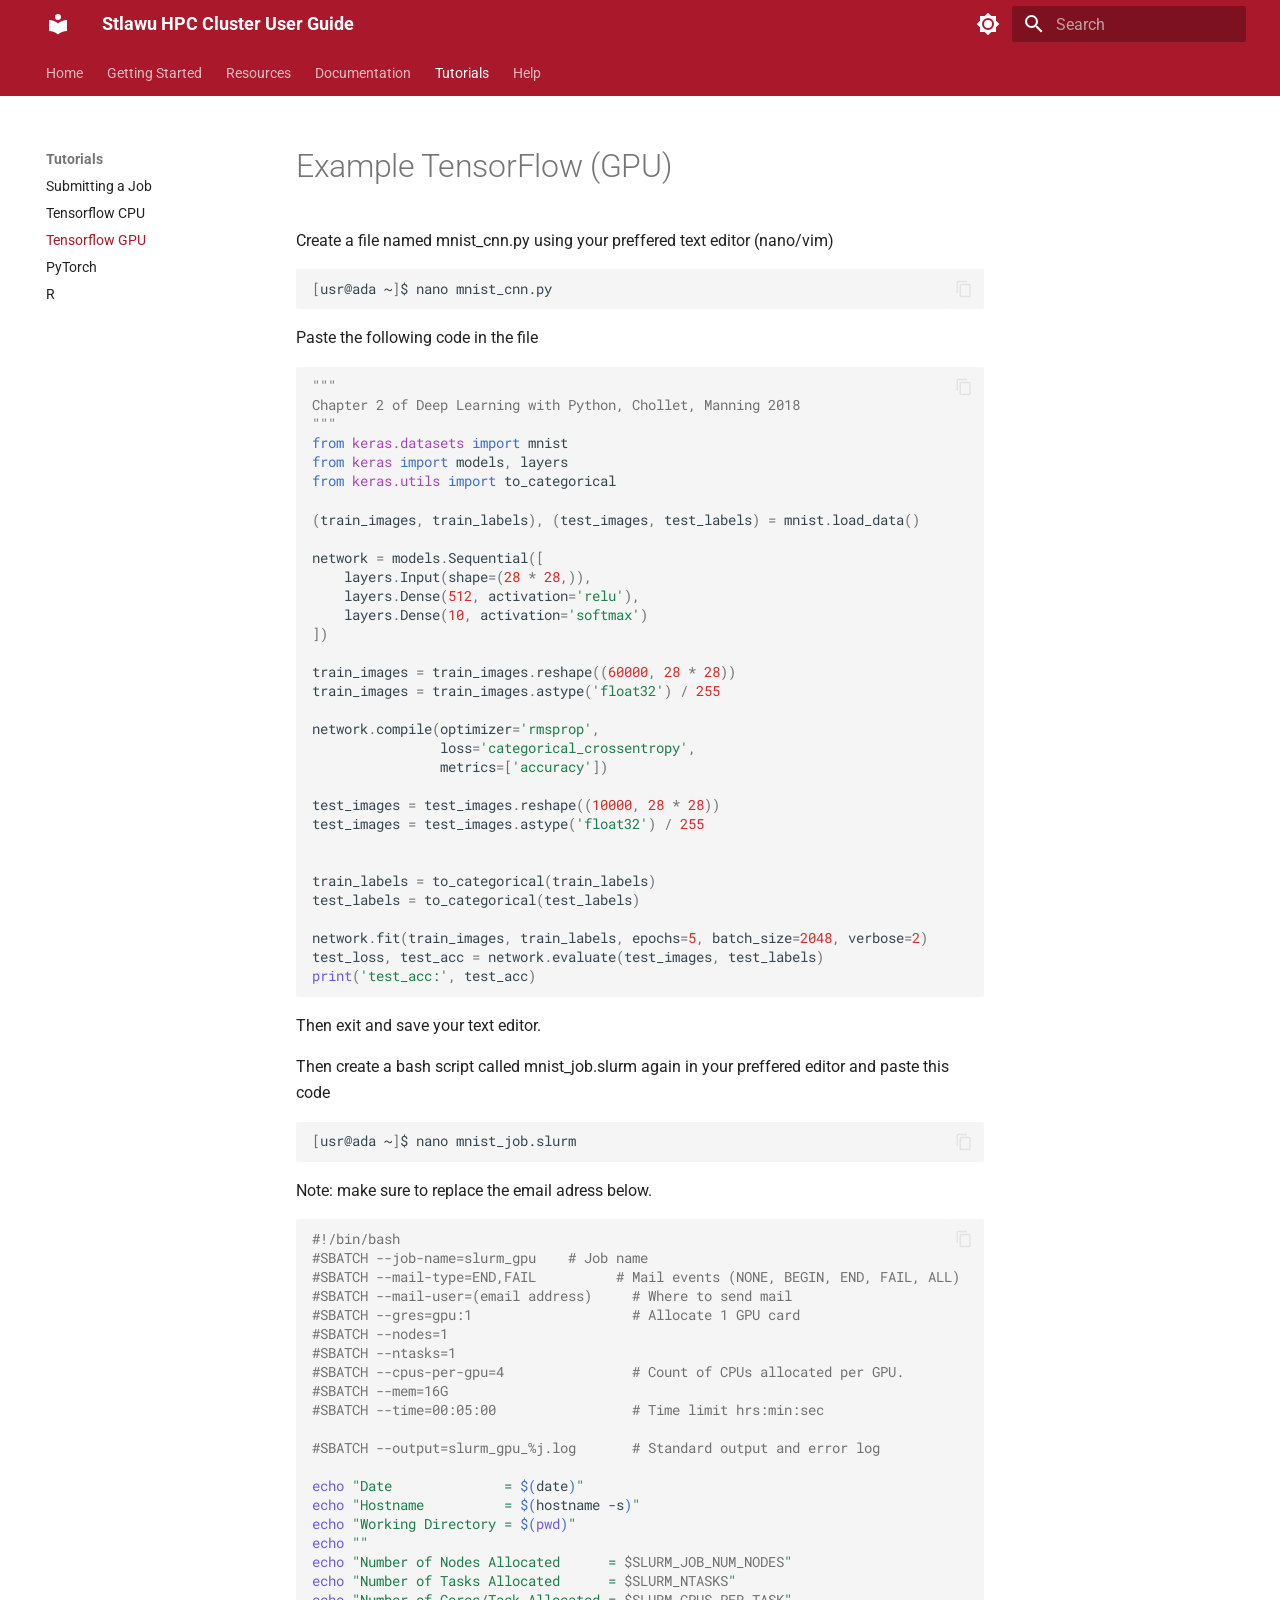
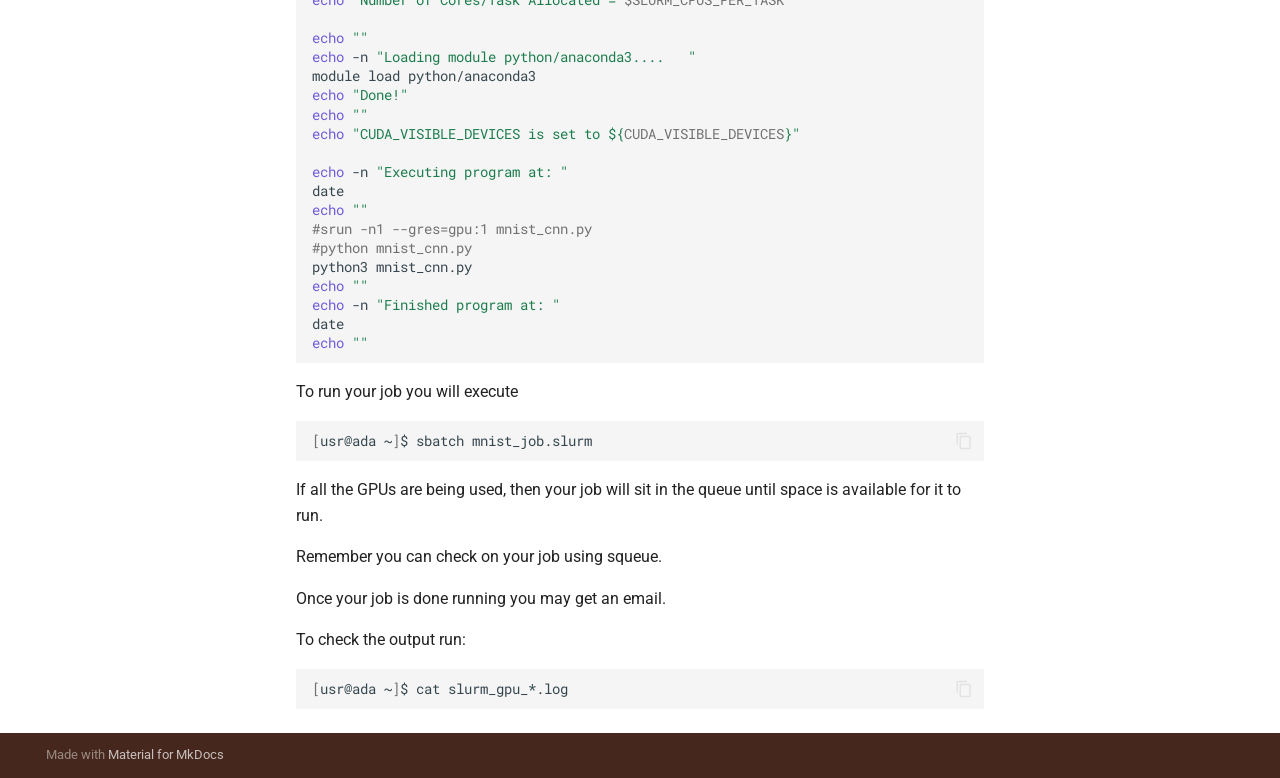
<file: tutorials/tensorgpu/index.html>
<!doctype html>
<html lang="en" class="no-js">
  <head>
    
      <meta charset="utf-8">
      <meta name="viewport" content="width=device-width,initial-scale=1">
      
      
      
      
        <link rel="prev" href="../tensorcpu/">
      
      
        <link rel="next" href="../pytorch/">
      
      
        
      
      
      <link rel="icon" href="../../assets/images/favicon.png">
      <meta name="generator" content="mkdocs-1.6.1, mkdocs-material-9.7.6">
    
    
      
        <title>Tensorflow GPU - Stlawu HPC Cluster User Guide</title>
      
    
    
      <link rel="stylesheet" href="../../assets/stylesheets/main.484c7ddc.min.css">
      
        
        <link rel="stylesheet" href="../../assets/stylesheets/palette.ab4e12ef.min.css">
      
      


    
    
      
    
    
      
        
        
        <link rel="preconnect" href="https://fonts.gstatic.com" crossorigin>
        <link rel="stylesheet" href="https://fonts.googleapis.com/css?family=Roboto:300,300i,400,400i,700,700i%7CRoboto+Mono:400,400i,700,700i&display=fallback">
        <style>:root{--md-text-font:"Roboto";--md-code-font:"Roboto Mono"}</style>
      
    
    
      <link rel="stylesheet" href="../../stylesheets/extra.css">
    
    <script>__md_scope=new URL("../..",location),__md_hash=e=>[...e].reduce(((e,_)=>(e<<5)-e+_.charCodeAt(0)),0),__md_get=(e,_=localStorage,t=__md_scope)=>JSON.parse(_.getItem(t.pathname+"."+e)),__md_set=(e,_,t=localStorage,a=__md_scope)=>{try{t.setItem(a.pathname+"."+e,JSON.stringify(_))}catch(e){}}</script>
    
      

    
    
  </head>
  
  
    
    
      
    
    
    
    
    <body dir="ltr" data-md-color-scheme="default" data-md-color-primary="custom" data-md-color-accent="custom">
  
    
    <input class="md-toggle" data-md-toggle="drawer" type="checkbox" id="__drawer" autocomplete="off">
    <input class="md-toggle" data-md-toggle="search" type="checkbox" id="__search" autocomplete="off">
    <label class="md-overlay" for="__drawer"></label>
    <div data-md-component="skip">
      
        
        <a href="#example-tensorflow-gpu" class="md-skip">
          Skip to content
        </a>
      
    </div>
    <div data-md-component="announce">
      
    </div>
    
    
      

<header class="md-header" data-md-component="header">
  <nav class="md-header__inner md-grid" aria-label="Header">
    <a href="../.." title="Stlawu HPC Cluster User Guide" class="md-header__button md-logo" aria-label="Stlawu HPC Cluster User Guide" data-md-component="logo">
      
  
  <svg xmlns="http://www.w3.org/2000/svg" viewBox="0 0 24 24"><path d="M12 8a3 3 0 0 0 3-3 3 3 0 0 0-3-3 3 3 0 0 0-3 3 3 3 0 0 0 3 3m0 3.54C9.64 9.35 6.5 8 3 8v11c3.5 0 6.64 1.35 9 3.54 2.36-2.19 5.5-3.54 9-3.54V8c-3.5 0-6.64 1.35-9 3.54"/></svg>

    </a>
    <label class="md-header__button md-icon" for="__drawer">
      
      <svg xmlns="http://www.w3.org/2000/svg" viewBox="0 0 24 24"><path d="M3 6h18v2H3zm0 5h18v2H3zm0 5h18v2H3z"/></svg>
    </label>
    <div class="md-header__title" data-md-component="header-title">
      <div class="md-header__ellipsis">
        <div class="md-header__topic">
          <span class="md-ellipsis">
            Stlawu HPC Cluster User Guide
          </span>
        </div>
        <div class="md-header__topic" data-md-component="header-topic">
          <span class="md-ellipsis">
            
              Tensorflow GPU
            
          </span>
        </div>
      </div>
    </div>
    
      
        <form class="md-header__option" data-md-component="palette">
  
    
    
    
    <input class="md-option" data-md-color-media="(prefers-color-scheme: light)" data-md-color-scheme="default" data-md-color-primary="custom" data-md-color-accent="custom"  aria-label="Switch to dark mode"  type="radio" name="__palette" id="__palette_0">
    
      <label class="md-header__button md-icon" title="Switch to dark mode" for="__palette_1" hidden>
        <svg xmlns="http://www.w3.org/2000/svg" viewBox="0 0 24 24"><path d="M12 8a4 4 0 0 0-4 4 4 4 0 0 0 4 4 4 4 0 0 0 4-4 4 4 0 0 0-4-4m0 10a6 6 0 0 1-6-6 6 6 0 0 1 6-6 6 6 0 0 1 6 6 6 6 0 0 1-6 6m8-9.31V4h-4.69L12 .69 8.69 4H4v4.69L.69 12 4 15.31V20h4.69L12 23.31 15.31 20H20v-4.69L23.31 12z"/></svg>
      </label>
    
  
    
    
    
    <input class="md-option" data-md-color-media="(prefers-color-scheme: dark)" data-md-color-scheme="slate" data-md-color-primary="custom" data-md-color-accent="custom"  aria-label="Switch to light mode"  type="radio" name="__palette" id="__palette_1">
    
      <label class="md-header__button md-icon" title="Switch to light mode" for="__palette_0" hidden>
        <svg xmlns="http://www.w3.org/2000/svg" viewBox="0 0 24 24"><path d="M12 18c-.89 0-1.74-.2-2.5-.55C11.56 16.5 13 14.42 13 12s-1.44-4.5-3.5-5.45C10.26 6.2 11.11 6 12 6a6 6 0 0 1 6 6 6 6 0 0 1-6 6m8-9.31V4h-4.69L12 .69 8.69 4H4v4.69L.69 12 4 15.31V20h4.69L12 23.31 15.31 20H20v-4.69L23.31 12z"/></svg>
      </label>
    
  
</form>
      
    
    
      <script>var palette=__md_get("__palette");if(palette&&palette.color){if("(prefers-color-scheme)"===palette.color.media){var media=matchMedia("(prefers-color-scheme: light)"),input=document.querySelector(media.matches?"[data-md-color-media='(prefers-color-scheme: light)']":"[data-md-color-media='(prefers-color-scheme: dark)']");palette.color.media=input.getAttribute("data-md-color-media"),palette.color.scheme=input.getAttribute("data-md-color-scheme"),palette.color.primary=input.getAttribute("data-md-color-primary"),palette.color.accent=input.getAttribute("data-md-color-accent")}for(var[key,value]of Object.entries(palette.color))document.body.setAttribute("data-md-color-"+key,value)}</script>
    
    
    
      
      
        <label class="md-header__button md-icon" for="__search">
          
          <svg xmlns="http://www.w3.org/2000/svg" viewBox="0 0 24 24"><path d="M9.5 3A6.5 6.5 0 0 1 16 9.5c0 1.61-.59 3.09-1.56 4.23l.27.27h.79l5 5-1.5 1.5-5-5v-.79l-.27-.27A6.52 6.52 0 0 1 9.5 16 6.5 6.5 0 0 1 3 9.5 6.5 6.5 0 0 1 9.5 3m0 2C7 5 5 7 5 9.5S7 14 9.5 14 14 12 14 9.5 12 5 9.5 5"/></svg>
        </label>
        <div class="md-search" data-md-component="search" role="dialog">
  <label class="md-search__overlay" for="__search"></label>
  <div class="md-search__inner" role="search">
    <form class="md-search__form" name="search">
      <input type="text" class="md-search__input" name="query" aria-label="Search" placeholder="Search" autocapitalize="off" autocorrect="off" autocomplete="off" spellcheck="false" data-md-component="search-query" required>
      <label class="md-search__icon md-icon" for="__search">
        
        <svg xmlns="http://www.w3.org/2000/svg" viewBox="0 0 24 24"><path d="M9.5 3A6.5 6.5 0 0 1 16 9.5c0 1.61-.59 3.09-1.56 4.23l.27.27h.79l5 5-1.5 1.5-5-5v-.79l-.27-.27A6.52 6.52 0 0 1 9.5 16 6.5 6.5 0 0 1 3 9.5 6.5 6.5 0 0 1 9.5 3m0 2C7 5 5 7 5 9.5S7 14 9.5 14 14 12 14 9.5 12 5 9.5 5"/></svg>
        
        <svg xmlns="http://www.w3.org/2000/svg" viewBox="0 0 24 24"><path d="M20 11v2H8l5.5 5.5-1.42 1.42L4.16 12l7.92-7.92L13.5 5.5 8 11z"/></svg>
      </label>
      <nav class="md-search__options" aria-label="Search">
        
          <a href="javascript:void(0)" class="md-search__icon md-icon" title="Share" aria-label="Share" data-clipboard data-clipboard-text="" data-md-component="search-share" tabindex="-1">
            
            <svg xmlns="http://www.w3.org/2000/svg" viewBox="0 0 24 24"><path d="M18 16.08c-.76 0-1.44.3-1.96.77L8.91 12.7c.05-.23.09-.46.09-.7s-.04-.47-.09-.7l7.05-4.11c.54.5 1.25.81 2.04.81a3 3 0 0 0 3-3 3 3 0 0 0-3-3 3 3 0 0 0-3 3c0 .24.04.47.09.7L8.04 9.81C7.5 9.31 6.79 9 6 9a3 3 0 0 0-3 3 3 3 0 0 0 3 3c.79 0 1.5-.31 2.04-.81l7.12 4.15c-.05.21-.08.43-.08.66 0 1.61 1.31 2.91 2.92 2.91s2.92-1.3 2.92-2.91A2.92 2.92 0 0 0 18 16.08"/></svg>
          </a>
        
        <button type="reset" class="md-search__icon md-icon" title="Clear" aria-label="Clear" tabindex="-1">
          
          <svg xmlns="http://www.w3.org/2000/svg" viewBox="0 0 24 24"><path d="M19 6.41 17.59 5 12 10.59 6.41 5 5 6.41 10.59 12 5 17.59 6.41 19 12 13.41 17.59 19 19 17.59 13.41 12z"/></svg>
        </button>
      </nav>
      
    </form>
    <div class="md-search__output">
      <div class="md-search__scrollwrap" tabindex="0" data-md-scrollfix>
        <div class="md-search-result" data-md-component="search-result">
          <div class="md-search-result__meta">
            Initializing search
          </div>
          <ol class="md-search-result__list" role="presentation"></ol>
        </div>
      </div>
    </div>
  </div>
</div>
      
    
    
  </nav>
  
</header>
    
    <div class="md-container" data-md-component="container">
      
      
        
          
            
<nav class="md-tabs" aria-label="Tabs" data-md-component="tabs">
  <div class="md-grid">
    <ul class="md-tabs__list">
      
        
  
  
  
  
    <li class="md-tabs__item">
      <a href="../.." class="md-tabs__link">
        
  
  
    
  
  Home

      </a>
    </li>
  

      
        
  
  
  
  
    
    
      <li class="md-tabs__item">
        <a href="../../gettingstarted/overview/" class="md-tabs__link">
          
  
  
  Getting Started

        </a>
      </li>
    
  

      
        
  
  
  
  
    
    
      <li class="md-tabs__item">
        <a href="../../resources/clusterinfo/" class="md-tabs__link">
          
  
  
  Resources

        </a>
      </li>
    
  

      
        
  
  
  
  
    
    
      <li class="md-tabs__item">
        <a href="../../documentation/documentation/" class="md-tabs__link">
          
  
  
  Documentation

        </a>
      </li>
    
  

      
        
  
  
  
    
  
  
    
    
      <li class="md-tabs__item md-tabs__item--active">
        <a href="../submitjob/" class="md-tabs__link">
          
  
  
  Tutorials

        </a>
      </li>
    
  

      
        
  
  
  
  
    <li class="md-tabs__item">
      <a href="../../help/" class="md-tabs__link">
        
  
  
    
  
  Help

      </a>
    </li>
  

      
    </ul>
  </div>
</nav>
          
        
      
      <main class="md-main" data-md-component="main">
        <div class="md-main__inner md-grid">
          
            
              
              <div class="md-sidebar md-sidebar--primary" data-md-component="sidebar" data-md-type="navigation" >
                <div class="md-sidebar__scrollwrap">
                  <div class="md-sidebar__inner">
                    


  


<nav class="md-nav md-nav--primary md-nav--lifted" aria-label="Navigation" data-md-level="0">
  <label class="md-nav__title" for="__drawer">
    <a href="../.." title="Stlawu HPC Cluster User Guide" class="md-nav__button md-logo" aria-label="Stlawu HPC Cluster User Guide" data-md-component="logo">
      
  
  <svg xmlns="http://www.w3.org/2000/svg" viewBox="0 0 24 24"><path d="M12 8a3 3 0 0 0 3-3 3 3 0 0 0-3-3 3 3 0 0 0-3 3 3 3 0 0 0 3 3m0 3.54C9.64 9.35 6.5 8 3 8v11c3.5 0 6.64 1.35 9 3.54 2.36-2.19 5.5-3.54 9-3.54V8c-3.5 0-6.64 1.35-9 3.54"/></svg>

    </a>
    Stlawu HPC Cluster User Guide
  </label>
  
  <ul class="md-nav__list" data-md-scrollfix>
    
      
      
  
  
  
  
    <li class="md-nav__item">
      <a href="../.." class="md-nav__link">
        
  
  
  <span class="md-ellipsis">
    
  
    Home
  

    
  </span>
  
  

      </a>
    </li>
  

    
      
      
  
  
  
  
    
    
    
    
      
      
        
      
    
    
    <li class="md-nav__item md-nav__item--nested">
      
        
        
          
        
        <input class="md-nav__toggle md-toggle md-toggle--indeterminate" type="checkbox" id="__nav_2" >
        
          
          <label class="md-nav__link" for="__nav_2" id="__nav_2_label" tabindex="0">
            
  
  
  <span class="md-ellipsis">
    
  
    Getting Started
  

    
  </span>
  
  

            <span class="md-nav__icon md-icon"></span>
          </label>
        
        <nav class="md-nav" data-md-level="1" aria-labelledby="__nav_2_label" aria-expanded="false">
          <label class="md-nav__title" for="__nav_2">
            <span class="md-nav__icon md-icon"></span>
            
  
    Getting Started
  

          </label>
          <ul class="md-nav__list" data-md-scrollfix>
            
              
                
  
  
  
  
    <li class="md-nav__item">
      <a href="../../gettingstarted/overview/" class="md-nav__link">
        
  
  
  <span class="md-ellipsis">
    
  
    Overview
  

    
  </span>
  
  

      </a>
    </li>
  

              
            
              
                
  
  
  
  
    <li class="md-nav__item">
      <a href="../../gettingstarted/loggingin/" class="md-nav__link">
        
  
  
  <span class="md-ellipsis">
    
  
    Logging in
  

    
  </span>
  
  

      </a>
    </li>
  

              
            
              
                
  
  
  
  
    <li class="md-nav__item">
      <a href="../../gettingstarted/copyingfiles/" class="md-nav__link">
        
  
  
  <span class="md-ellipsis">
    
  
    Copying Files
  

    
  </span>
  
  

      </a>
    </li>
  

              
            
          </ul>
        </nav>
      
    </li>
  

    
      
      
  
  
  
  
    
    
    
    
      
      
        
      
    
    
    <li class="md-nav__item md-nav__item--nested">
      
        
        
          
        
        <input class="md-nav__toggle md-toggle md-toggle--indeterminate" type="checkbox" id="__nav_3" >
        
          
          <label class="md-nav__link" for="__nav_3" id="__nav_3_label" tabindex="0">
            
  
  
  <span class="md-ellipsis">
    
  
    Resources
  

    
  </span>
  
  

            <span class="md-nav__icon md-icon"></span>
          </label>
        
        <nav class="md-nav" data-md-level="1" aria-labelledby="__nav_3_label" aria-expanded="false">
          <label class="md-nav__title" for="__nav_3">
            <span class="md-nav__icon md-icon"></span>
            
  
    Resources
  

          </label>
          <ul class="md-nav__list" data-md-scrollfix>
            
              
                
  
  
  
  
    <li class="md-nav__item">
      <a href="../../resources/clusterinfo/" class="md-nav__link">
        
  
  
  <span class="md-ellipsis">
    
  
    Cluster Info
  

    
  </span>
  
  

      </a>
    </li>
  

              
            
              
                
  
  
  
  
    <li class="md-nav__item">
      <a href="../../resources/monitoring/" class="md-nav__link">
        
  
  
  <span class="md-ellipsis">
    
  
    Monitoring Software
  

    
  </span>
  
  

      </a>
    </li>
  

              
            
          </ul>
        </nav>
      
    </li>
  

    
      
      
  
  
  
  
    
    
    
    
      
      
        
      
    
    
    <li class="md-nav__item md-nav__item--nested">
      
        
        
          
        
        <input class="md-nav__toggle md-toggle md-toggle--indeterminate" type="checkbox" id="__nav_4" >
        
          
          <label class="md-nav__link" for="__nav_4" id="__nav_4_label" tabindex="0">
            
  
  
  <span class="md-ellipsis">
    
  
    Documentation
  

    
  </span>
  
  

            <span class="md-nav__icon md-icon"></span>
          </label>
        
        <nav class="md-nav" data-md-level="1" aria-labelledby="__nav_4_label" aria-expanded="false">
          <label class="md-nav__title" for="__nav_4">
            <span class="md-nav__icon md-icon"></span>
            
  
    Documentation
  

          </label>
          <ul class="md-nav__list" data-md-scrollfix>
            
              
                
  
  
  
  
    <li class="md-nav__item">
      <a href="../../documentation/documentation/" class="md-nav__link">
        
  
  
  <span class="md-ellipsis">
    
  
    Slurm Tutorial
  

    
  </span>
  
  

      </a>
    </li>
  

              
            
          </ul>
        </nav>
      
    </li>
  

    
      
      
  
  
    
  
  
  
    
    
    
    
      
        
        
      
      
        
      
    
    
    <li class="md-nav__item md-nav__item--active md-nav__item--section md-nav__item--nested">
      
        
        
        <input class="md-nav__toggle md-toggle " type="checkbox" id="__nav_5" checked>
        
          
          <label class="md-nav__link" for="__nav_5" id="__nav_5_label" tabindex="">
            
  
  
  <span class="md-ellipsis">
    
  
    Tutorials
  

    
  </span>
  
  

            <span class="md-nav__icon md-icon"></span>
          </label>
        
        <nav class="md-nav" data-md-level="1" aria-labelledby="__nav_5_label" aria-expanded="true">
          <label class="md-nav__title" for="__nav_5">
            <span class="md-nav__icon md-icon"></span>
            
  
    Tutorials
  

          </label>
          <ul class="md-nav__list" data-md-scrollfix>
            
              
                
  
  
  
  
    <li class="md-nav__item">
      <a href="../submitjob/" class="md-nav__link">
        
  
  
  <span class="md-ellipsis">
    
  
    Submitting a Job
  

    
  </span>
  
  

      </a>
    </li>
  

              
            
              
                
  
  
  
  
    <li class="md-nav__item">
      <a href="../tensorcpu/" class="md-nav__link">
        
  
  
  <span class="md-ellipsis">
    
  
    Tensorflow CPU
  

    
  </span>
  
  

      </a>
    </li>
  

              
            
              
                
  
  
    
  
  
  
    <li class="md-nav__item md-nav__item--active">
      
      <input class="md-nav__toggle md-toggle" type="checkbox" id="__toc">
      
      
        
      
      
      <a href="./" class="md-nav__link md-nav__link--active">
        
  
  
  <span class="md-ellipsis">
    
  
    Tensorflow GPU
  

    
  </span>
  
  

      </a>
      
    </li>
  

              
            
              
                
  
  
  
  
    <li class="md-nav__item">
      <a href="../pytorch/" class="md-nav__link">
        
  
  
  <span class="md-ellipsis">
    
  
    PyTorch
  

    
  </span>
  
  

      </a>
    </li>
  

              
            
              
                
  
  
  
  
    <li class="md-nav__item">
      <a href="../../r.md" class="md-nav__link">
        
  
  
  <span class="md-ellipsis">
    
  
    R
  

    
  </span>
  
  

      </a>
    </li>
  

              
            
          </ul>
        </nav>
      
    </li>
  

    
      
      
  
  
  
  
    <li class="md-nav__item">
      <a href="../../help/" class="md-nav__link">
        
  
  
  <span class="md-ellipsis">
    
  
    Help
  

    
  </span>
  
  

      </a>
    </li>
  

    
  </ul>
</nav>
                  </div>
                </div>
              </div>
            
            
              
              <div class="md-sidebar md-sidebar--secondary" data-md-component="sidebar" data-md-type="toc" >
                <div class="md-sidebar__scrollwrap">
                  <div class="md-sidebar__inner">
                    

<nav class="md-nav md-nav--secondary" aria-label="Table of contents">
  
  
  
    
  
  
</nav>
                  </div>
                </div>
              </div>
            
          
          
            <div class="md-content" data-md-component="content">
              
              <article class="md-content__inner md-typeset">
                
                  



<h1 id="example-tensorflow-gpu">Example TensorFlow (GPU)</h1>
<p>Create a file named mnist_cnn.py using your preffered text editor (nano/vim)</p>
<div class="language-bash highlight"><pre><span></span><code><span id="__span-0-1"><a id="__codelineno-0-1" name="__codelineno-0-1" href="#__codelineno-0-1"></a><span class="o">[</span>usr@ada<span class="w"> </span>~<span class="o">]</span>$<span class="w"> </span>nano<span class="w"> </span>mnist_cnn.py
</span></code></pre></div>
<p>Paste the following code in the file</p>
<div class="language-python highlight"><pre><span></span><code><span id="__span-1-1"><a id="__codelineno-1-1" name="__codelineno-1-1" href="#__codelineno-1-1"></a><span class="sd">&quot;&quot;&quot;</span>
</span><span id="__span-1-2"><a id="__codelineno-1-2" name="__codelineno-1-2" href="#__codelineno-1-2"></a><span class="sd">Chapter 2 of Deep Learning with Python, Chollet, Manning 2018</span>
</span><span id="__span-1-3"><a id="__codelineno-1-3" name="__codelineno-1-3" href="#__codelineno-1-3"></a><span class="sd">&quot;&quot;&quot;</span>
</span><span id="__span-1-4"><a id="__codelineno-1-4" name="__codelineno-1-4" href="#__codelineno-1-4"></a><span class="kn">from</span><span class="w"> </span><span class="nn">keras.datasets</span><span class="w"> </span><span class="kn">import</span> <span class="n">mnist</span>
</span><span id="__span-1-5"><a id="__codelineno-1-5" name="__codelineno-1-5" href="#__codelineno-1-5"></a><span class="kn">from</span><span class="w"> </span><span class="nn">keras</span><span class="w"> </span><span class="kn">import</span> <span class="n">models</span><span class="p">,</span> <span class="n">layers</span>
</span><span id="__span-1-6"><a id="__codelineno-1-6" name="__codelineno-1-6" href="#__codelineno-1-6"></a><span class="kn">from</span><span class="w"> </span><span class="nn">keras.utils</span><span class="w"> </span><span class="kn">import</span> <span class="n">to_categorical</span>
</span><span id="__span-1-7"><a id="__codelineno-1-7" name="__codelineno-1-7" href="#__codelineno-1-7"></a>
</span><span id="__span-1-8"><a id="__codelineno-1-8" name="__codelineno-1-8" href="#__codelineno-1-8"></a><span class="p">(</span><span class="n">train_images</span><span class="p">,</span> <span class="n">train_labels</span><span class="p">),</span> <span class="p">(</span><span class="n">test_images</span><span class="p">,</span> <span class="n">test_labels</span><span class="p">)</span> <span class="o">=</span> <span class="n">mnist</span><span class="o">.</span><span class="n">load_data</span><span class="p">()</span>
</span><span id="__span-1-9"><a id="__codelineno-1-9" name="__codelineno-1-9" href="#__codelineno-1-9"></a>
</span><span id="__span-1-10"><a id="__codelineno-1-10" name="__codelineno-1-10" href="#__codelineno-1-10"></a><span class="n">network</span> <span class="o">=</span> <span class="n">models</span><span class="o">.</span><span class="n">Sequential</span><span class="p">([</span>
</span><span id="__span-1-11"><a id="__codelineno-1-11" name="__codelineno-1-11" href="#__codelineno-1-11"></a>    <span class="n">layers</span><span class="o">.</span><span class="n">Input</span><span class="p">(</span><span class="n">shape</span><span class="o">=</span><span class="p">(</span><span class="mi">28</span> <span class="o">*</span> <span class="mi">28</span><span class="p">,)),</span>
</span><span id="__span-1-12"><a id="__codelineno-1-12" name="__codelineno-1-12" href="#__codelineno-1-12"></a>    <span class="n">layers</span><span class="o">.</span><span class="n">Dense</span><span class="p">(</span><span class="mi">512</span><span class="p">,</span> <span class="n">activation</span><span class="o">=</span><span class="s1">&#39;relu&#39;</span><span class="p">),</span>
</span><span id="__span-1-13"><a id="__codelineno-1-13" name="__codelineno-1-13" href="#__codelineno-1-13"></a>    <span class="n">layers</span><span class="o">.</span><span class="n">Dense</span><span class="p">(</span><span class="mi">10</span><span class="p">,</span> <span class="n">activation</span><span class="o">=</span><span class="s1">&#39;softmax&#39;</span><span class="p">)</span>
</span><span id="__span-1-14"><a id="__codelineno-1-14" name="__codelineno-1-14" href="#__codelineno-1-14"></a><span class="p">])</span>
</span><span id="__span-1-15"><a id="__codelineno-1-15" name="__codelineno-1-15" href="#__codelineno-1-15"></a>
</span><span id="__span-1-16"><a id="__codelineno-1-16" name="__codelineno-1-16" href="#__codelineno-1-16"></a><span class="n">train_images</span> <span class="o">=</span> <span class="n">train_images</span><span class="o">.</span><span class="n">reshape</span><span class="p">((</span><span class="mi">60000</span><span class="p">,</span> <span class="mi">28</span> <span class="o">*</span> <span class="mi">28</span><span class="p">))</span>
</span><span id="__span-1-17"><a id="__codelineno-1-17" name="__codelineno-1-17" href="#__codelineno-1-17"></a><span class="n">train_images</span> <span class="o">=</span> <span class="n">train_images</span><span class="o">.</span><span class="n">astype</span><span class="p">(</span><span class="s1">&#39;float32&#39;</span><span class="p">)</span> <span class="o">/</span> <span class="mi">255</span>
</span><span id="__span-1-18"><a id="__codelineno-1-18" name="__codelineno-1-18" href="#__codelineno-1-18"></a>
</span><span id="__span-1-19"><a id="__codelineno-1-19" name="__codelineno-1-19" href="#__codelineno-1-19"></a><span class="n">network</span><span class="o">.</span><span class="n">compile</span><span class="p">(</span><span class="n">optimizer</span><span class="o">=</span><span class="s1">&#39;rmsprop&#39;</span><span class="p">,</span>
</span><span id="__span-1-20"><a id="__codelineno-1-20" name="__codelineno-1-20" href="#__codelineno-1-20"></a>                <span class="n">loss</span><span class="o">=</span><span class="s1">&#39;categorical_crossentropy&#39;</span><span class="p">,</span>
</span><span id="__span-1-21"><a id="__codelineno-1-21" name="__codelineno-1-21" href="#__codelineno-1-21"></a>                <span class="n">metrics</span><span class="o">=</span><span class="p">[</span><span class="s1">&#39;accuracy&#39;</span><span class="p">])</span>
</span><span id="__span-1-22"><a id="__codelineno-1-22" name="__codelineno-1-22" href="#__codelineno-1-22"></a>
</span><span id="__span-1-23"><a id="__codelineno-1-23" name="__codelineno-1-23" href="#__codelineno-1-23"></a><span class="n">test_images</span> <span class="o">=</span> <span class="n">test_images</span><span class="o">.</span><span class="n">reshape</span><span class="p">((</span><span class="mi">10000</span><span class="p">,</span> <span class="mi">28</span> <span class="o">*</span> <span class="mi">28</span><span class="p">))</span>
</span><span id="__span-1-24"><a id="__codelineno-1-24" name="__codelineno-1-24" href="#__codelineno-1-24"></a><span class="n">test_images</span> <span class="o">=</span> <span class="n">test_images</span><span class="o">.</span><span class="n">astype</span><span class="p">(</span><span class="s1">&#39;float32&#39;</span><span class="p">)</span> <span class="o">/</span> <span class="mi">255</span>
</span><span id="__span-1-25"><a id="__codelineno-1-25" name="__codelineno-1-25" href="#__codelineno-1-25"></a>
</span><span id="__span-1-26"><a id="__codelineno-1-26" name="__codelineno-1-26" href="#__codelineno-1-26"></a>
</span><span id="__span-1-27"><a id="__codelineno-1-27" name="__codelineno-1-27" href="#__codelineno-1-27"></a><span class="n">train_labels</span> <span class="o">=</span> <span class="n">to_categorical</span><span class="p">(</span><span class="n">train_labels</span><span class="p">)</span>
</span><span id="__span-1-28"><a id="__codelineno-1-28" name="__codelineno-1-28" href="#__codelineno-1-28"></a><span class="n">test_labels</span> <span class="o">=</span> <span class="n">to_categorical</span><span class="p">(</span><span class="n">test_labels</span><span class="p">)</span>
</span><span id="__span-1-29"><a id="__codelineno-1-29" name="__codelineno-1-29" href="#__codelineno-1-29"></a>
</span><span id="__span-1-30"><a id="__codelineno-1-30" name="__codelineno-1-30" href="#__codelineno-1-30"></a><span class="n">network</span><span class="o">.</span><span class="n">fit</span><span class="p">(</span><span class="n">train_images</span><span class="p">,</span> <span class="n">train_labels</span><span class="p">,</span> <span class="n">epochs</span><span class="o">=</span><span class="mi">5</span><span class="p">,</span> <span class="n">batch_size</span><span class="o">=</span><span class="mi">2048</span><span class="p">,</span> <span class="n">verbose</span><span class="o">=</span><span class="mi">2</span><span class="p">)</span>
</span><span id="__span-1-31"><a id="__codelineno-1-31" name="__codelineno-1-31" href="#__codelineno-1-31"></a><span class="n">test_loss</span><span class="p">,</span> <span class="n">test_acc</span> <span class="o">=</span> <span class="n">network</span><span class="o">.</span><span class="n">evaluate</span><span class="p">(</span><span class="n">test_images</span><span class="p">,</span> <span class="n">test_labels</span><span class="p">)</span>
</span><span id="__span-1-32"><a id="__codelineno-1-32" name="__codelineno-1-32" href="#__codelineno-1-32"></a><span class="nb">print</span><span class="p">(</span><span class="s1">&#39;test_acc:&#39;</span><span class="p">,</span> <span class="n">test_acc</span><span class="p">)</span>
</span></code></pre></div>
<p>Then exit and save your text editor.</p>
<p>Then create a bash script called mnist_job.slurm again in your preffered editor and paste this code</p>
<div class="language-bash highlight"><pre><span></span><code><span id="__span-2-1"><a id="__codelineno-2-1" name="__codelineno-2-1" href="#__codelineno-2-1"></a><span class="o">[</span>usr@ada<span class="w"> </span>~<span class="o">]</span>$<span class="w"> </span>nano<span class="w"> </span>mnist_job.slurm
</span></code></pre></div>
<p>Note: make sure to replace the email adress below.</p>
<div class="language-bash highlight"><pre><span></span><code><span id="__span-3-1"><a id="__codelineno-3-1" name="__codelineno-3-1" href="#__codelineno-3-1"></a><span class="ch">#!/bin/bash</span>
</span><span id="__span-3-2"><a id="__codelineno-3-2" name="__codelineno-3-2" href="#__codelineno-3-2"></a><span class="c1">#SBATCH --job-name=slurm_gpu    # Job name</span>
</span><span id="__span-3-3"><a id="__codelineno-3-3" name="__codelineno-3-3" href="#__codelineno-3-3"></a><span class="c1">#SBATCH --mail-type=END,FAIL          # Mail events (NONE, BEGIN, END, FAIL, ALL)</span>
</span><span id="__span-3-4"><a id="__codelineno-3-4" name="__codelineno-3-4" href="#__codelineno-3-4"></a><span class="c1">#SBATCH --mail-user=(email address)     # Where to send mail    </span>
</span><span id="__span-3-5"><a id="__codelineno-3-5" name="__codelineno-3-5" href="#__codelineno-3-5"></a><span class="c1">#SBATCH --gres=gpu:1                    # Allocate 1 GPU card</span>
</span><span id="__span-3-6"><a id="__codelineno-3-6" name="__codelineno-3-6" href="#__codelineno-3-6"></a><span class="c1">#SBATCH --nodes=1</span>
</span><span id="__span-3-7"><a id="__codelineno-3-7" name="__codelineno-3-7" href="#__codelineno-3-7"></a><span class="c1">#SBATCH --ntasks=1</span>
</span><span id="__span-3-8"><a id="__codelineno-3-8" name="__codelineno-3-8" href="#__codelineno-3-8"></a><span class="c1">#SBATCH --cpus-per-gpu=4                # Count of CPUs allocated per GPU.</span>
</span><span id="__span-3-9"><a id="__codelineno-3-9" name="__codelineno-3-9" href="#__codelineno-3-9"></a><span class="c1">#SBATCH --mem=16G   </span>
</span><span id="__span-3-10"><a id="__codelineno-3-10" name="__codelineno-3-10" href="#__codelineno-3-10"></a><span class="c1">#SBATCH --time=00:05:00                 # Time limit hrs:min:sec</span>
</span><span id="__span-3-11"><a id="__codelineno-3-11" name="__codelineno-3-11" href="#__codelineno-3-11"></a>
</span><span id="__span-3-12"><a id="__codelineno-3-12" name="__codelineno-3-12" href="#__codelineno-3-12"></a><span class="c1">#SBATCH --output=slurm_gpu_%j.log       # Standard output and error log</span>
</span><span id="__span-3-13"><a id="__codelineno-3-13" name="__codelineno-3-13" href="#__codelineno-3-13"></a>
</span><span id="__span-3-14"><a id="__codelineno-3-14" name="__codelineno-3-14" href="#__codelineno-3-14"></a><span class="nb">echo</span><span class="w"> </span><span class="s2">&quot;Date              = </span><span class="k">$(</span>date<span class="k">)</span><span class="s2">&quot;</span>
</span><span id="__span-3-15"><a id="__codelineno-3-15" name="__codelineno-3-15" href="#__codelineno-3-15"></a><span class="nb">echo</span><span class="w"> </span><span class="s2">&quot;Hostname          = </span><span class="k">$(</span>hostname<span class="w"> </span>-s<span class="k">)</span><span class="s2">&quot;</span>
</span><span id="__span-3-16"><a id="__codelineno-3-16" name="__codelineno-3-16" href="#__codelineno-3-16"></a><span class="nb">echo</span><span class="w"> </span><span class="s2">&quot;Working Directory = </span><span class="k">$(</span><span class="nb">pwd</span><span class="k">)</span><span class="s2">&quot;</span>
</span><span id="__span-3-17"><a id="__codelineno-3-17" name="__codelineno-3-17" href="#__codelineno-3-17"></a><span class="nb">echo</span><span class="w"> </span><span class="s2">&quot;&quot;</span>
</span><span id="__span-3-18"><a id="__codelineno-3-18" name="__codelineno-3-18" href="#__codelineno-3-18"></a><span class="nb">echo</span><span class="w"> </span><span class="s2">&quot;Number of Nodes Allocated      = </span><span class="nv">$SLURM_JOB_NUM_NODES</span><span class="s2">&quot;</span>
</span><span id="__span-3-19"><a id="__codelineno-3-19" name="__codelineno-3-19" href="#__codelineno-3-19"></a><span class="nb">echo</span><span class="w"> </span><span class="s2">&quot;Number of Tasks Allocated      = </span><span class="nv">$SLURM_NTASKS</span><span class="s2">&quot;</span>
</span><span id="__span-3-20"><a id="__codelineno-3-20" name="__codelineno-3-20" href="#__codelineno-3-20"></a><span class="nb">echo</span><span class="w"> </span><span class="s2">&quot;Number of Cores/Task Allocated = </span><span class="nv">$SLURM_CPUS_PER_TASK</span><span class="s2">&quot;</span>
</span><span id="__span-3-21"><a id="__codelineno-3-21" name="__codelineno-3-21" href="#__codelineno-3-21"></a>
</span><span id="__span-3-22"><a id="__codelineno-3-22" name="__codelineno-3-22" href="#__codelineno-3-22"></a><span class="nb">echo</span><span class="w"> </span><span class="s2">&quot;&quot;</span>
</span><span id="__span-3-23"><a id="__codelineno-3-23" name="__codelineno-3-23" href="#__codelineno-3-23"></a><span class="nb">echo</span><span class="w"> </span>-n<span class="w"> </span><span class="s2">&quot;Loading module python/anaconda3....   &quot;</span>
</span><span id="__span-3-24"><a id="__codelineno-3-24" name="__codelineno-3-24" href="#__codelineno-3-24"></a>module<span class="w"> </span>load<span class="w"> </span>python/anaconda3
</span><span id="__span-3-25"><a id="__codelineno-3-25" name="__codelineno-3-25" href="#__codelineno-3-25"></a><span class="nb">echo</span><span class="w"> </span><span class="s2">&quot;Done!&quot;</span>
</span><span id="__span-3-26"><a id="__codelineno-3-26" name="__codelineno-3-26" href="#__codelineno-3-26"></a><span class="nb">echo</span><span class="w"> </span><span class="s2">&quot;&quot;</span>
</span><span id="__span-3-27"><a id="__codelineno-3-27" name="__codelineno-3-27" href="#__codelineno-3-27"></a><span class="nb">echo</span><span class="w"> </span><span class="s2">&quot;CUDA_VISIBLE_DEVICES is set to </span><span class="si">${</span><span class="nv">CUDA_VISIBLE_DEVICES</span><span class="si">}</span><span class="s2">&quot;</span>
</span><span id="__span-3-28"><a id="__codelineno-3-28" name="__codelineno-3-28" href="#__codelineno-3-28"></a>
</span><span id="__span-3-29"><a id="__codelineno-3-29" name="__codelineno-3-29" href="#__codelineno-3-29"></a><span class="nb">echo</span><span class="w"> </span>-n<span class="w"> </span><span class="s2">&quot;Executing program at: &quot;</span>
</span><span id="__span-3-30"><a id="__codelineno-3-30" name="__codelineno-3-30" href="#__codelineno-3-30"></a>date
</span><span id="__span-3-31"><a id="__codelineno-3-31" name="__codelineno-3-31" href="#__codelineno-3-31"></a><span class="nb">echo</span><span class="w"> </span><span class="s2">&quot;&quot;</span>
</span><span id="__span-3-32"><a id="__codelineno-3-32" name="__codelineno-3-32" href="#__codelineno-3-32"></a><span class="c1">#srun -n1 --gres=gpu:1 mnist_cnn.py</span>
</span><span id="__span-3-33"><a id="__codelineno-3-33" name="__codelineno-3-33" href="#__codelineno-3-33"></a><span class="c1">#python mnist_cnn.py</span>
</span><span id="__span-3-34"><a id="__codelineno-3-34" name="__codelineno-3-34" href="#__codelineno-3-34"></a>python3<span class="w"> </span>mnist_cnn.py
</span><span id="__span-3-35"><a id="__codelineno-3-35" name="__codelineno-3-35" href="#__codelineno-3-35"></a><span class="nb">echo</span><span class="w"> </span><span class="s2">&quot;&quot;</span>
</span><span id="__span-3-36"><a id="__codelineno-3-36" name="__codelineno-3-36" href="#__codelineno-3-36"></a><span class="nb">echo</span><span class="w"> </span>-n<span class="w"> </span><span class="s2">&quot;Finished program at: &quot;</span>
</span><span id="__span-3-37"><a id="__codelineno-3-37" name="__codelineno-3-37" href="#__codelineno-3-37"></a>date
</span><span id="__span-3-38"><a id="__codelineno-3-38" name="__codelineno-3-38" href="#__codelineno-3-38"></a><span class="nb">echo</span><span class="w"> </span><span class="s2">&quot;&quot;</span>
</span></code></pre></div>
<p>To run your job you will execute</p>
<p><div class="language-bash highlight"><pre><span></span><code><span id="__span-4-1"><a id="__codelineno-4-1" name="__codelineno-4-1" href="#__codelineno-4-1"></a><span class="o">[</span>usr@ada<span class="w"> </span>~<span class="o">]</span>$<span class="w"> </span>sbatch<span class="w"> </span>mnist_job.slurm
</span></code></pre></div>
If all the GPUs are being used, then your job will sit in the queue until space is available for it to run.</p>
<p>Remember you can check on your job using squeue.</p>
<p>Once your job is done running you may get an email.</p>
<p>To check the output run:
<div class="language-bash highlight"><pre><span></span><code><span id="__span-5-1"><a id="__codelineno-5-1" name="__codelineno-5-1" href="#__codelineno-5-1"></a><span class="o">[</span>usr@ada<span class="w"> </span>~<span class="o">]</span>$<span class="w"> </span>cat<span class="w"> </span>slurm_gpu_*.log
</span></code></pre></div></p>












                
              </article>
            </div>
          
          
<script>var target=document.getElementById(location.hash.slice(1));target&&target.name&&(target.checked=target.name.startsWith("__tabbed_"))</script>
        </div>
        
      </main>
      
        <footer class="md-footer">
  
  <div class="md-footer-meta md-typeset">
    <div class="md-footer-meta__inner md-grid">
      <div class="md-copyright">
  
  
    Made with
    <a href="https://squidfunk.github.io/mkdocs-material/" target="_blank" rel="noopener">
      Material for MkDocs
    </a>
  
</div>
      
    </div>
  </div>
</footer>
      
    </div>
    <div class="md-dialog" data-md-component="dialog">
      <div class="md-dialog__inner md-typeset"></div>
    </div>
    
    
    
      
      
      <script id="__config" type="application/json">{"annotate": null, "base": "../..", "features": ["navigation.tabs", "navigation.sections", "navigation.expand", "search.share", "content.code.copy", "content.code.annotate"], "search": "../../assets/javascripts/workers/search.2c215733.min.js", "tags": null, "translations": {"clipboard.copied": "Copied to clipboard", "clipboard.copy": "Copy to clipboard", "search.result.more.one": "1 more on this page", "search.result.more.other": "# more on this page", "search.result.none": "No matching documents", "search.result.one": "1 matching document", "search.result.other": "# matching documents", "search.result.placeholder": "Type to start searching", "search.result.term.missing": "Missing", "select.version": "Select version"}, "version": null}</script>
    
    
      <script src="../../assets/javascripts/bundle.79ae519e.min.js"></script>
      
    
  </body>
</html>
</file>
<file: stylesheets/extra.css>
:root > * {
  /* Use your school's Red for the Header */
  --md-primary-fg-color: #AA182C; 
  
  /* Use the Gold/Tan for interactive elements or accents */
  --md-accent-fg-color: #D5BA8C;
  
  /* Optional: Use the Brown for specific text or borders */
  --md-footer-bg-color: #653A2B;
}

/* Show language name automatically in the top right */
.highlight [class^="language-"]::before {
  content: attr(class); /* This pulls "language-python" */
  content: attr(class) / ""; /* Clean syntax for screen readers */
  position: absolute;
  right: 0.5rem;
  top: 0.2rem;
  font-size: 0.6rem;
  color: var(--md-code-fg-color);
  opacity: 0.5;
  text-transform: uppercase;
  pointer-events: none;
}

/* Optional: Clean up the "language-" prefix so it just says "PYTHON" or "BASH" */
.highlight .language-bash::before { content: "BASH"; }
.highlight .language-python::before { content: "PYTHON"; }
.highlight .language-yaml::before { content: "YAML"; }
.highlight .language-text::before { content: "TEXT"; }
</file>
<file: assets/stylesheets/main.484c7ddc.min.css>
@charset "UTF-8";html{-webkit-text-size-adjust:none;-moz-text-size-adjust:none;text-size-adjust:none;box-sizing:border-box}*,:after,:before{box-sizing:inherit}@media (prefers-reduced-motion){*,:after,:before{transition:none!important}}body{margin:0}a,button,input,label{-webkit-tap-highlight-color:transparent}a{color:inherit;text-decoration:none}hr{border:0;box-sizing:initial;display:block;height:.05rem;overflow:visible;padding:0}small{font-size:80%}sub,sup{line-height:1em}img{border-style:none}table{border-collapse:initial;border-spacing:0}td,th{font-weight:400;vertical-align:top}button{background:#0000;border:0;font-family:inherit;font-size:inherit;margin:0;padding:0}input{border:0;outline:none}:root{--md-primary-fg-color:#4051b5;--md-primary-fg-color--light:#5d6cc0;--md-primary-fg-color--dark:#303fa1;--md-primary-bg-color:#fff;--md-primary-bg-color--light:#ffffffb3;--md-accent-fg-color:#526cfe;--md-accent-fg-color--transparent:#526cfe1a;--md-accent-bg-color:#fff;--md-accent-bg-color--light:#ffffffb3}[data-md-color-scheme=default]{color-scheme:light}[data-md-color-scheme=default] img[src$="#gh-dark-mode-only"],[data-md-color-scheme=default] img[src$="#only-dark"]{display:none}:root,[data-md-color-scheme=default]{--md-hue:225deg;--md-default-fg-color:#000000de;--md-default-fg-color--light:#0000008a;--md-default-fg-color--lighter:#00000052;--md-default-fg-color--lightest:#00000012;--md-default-bg-color:#fff;--md-default-bg-color--light:#ffffffb3;--md-default-bg-color--lighter:#ffffff4d;--md-default-bg-color--lightest:#ffffff1f;--md-code-fg-color:#36464e;--md-code-bg-color:#f5f5f5;--md-code-bg-color--light:#f5f5f5b3;--md-code-bg-color--lighter:#f5f5f54d;--md-code-hl-color:#4287ff;--md-code-hl-color--light:#4287ff1a;--md-code-hl-number-color:#d52a2a;--md-code-hl-special-color:#db1457;--md-code-hl-function-color:#a846b9;--md-code-hl-constant-color:#6e59d9;--md-code-hl-keyword-color:#3f6ec6;--md-code-hl-string-color:#1c7d4d;--md-code-hl-name-color:var(--md-code-fg-color);--md-code-hl-operator-color:var(--md-default-fg-color--light);--md-code-hl-punctuation-color:var(--md-default-fg-color--light);--md-code-hl-comment-color:var(--md-default-fg-color--light);--md-code-hl-generic-color:var(--md-default-fg-color--light);--md-code-hl-variable-color:var(--md-default-fg-color--light);--md-typeset-color:var(--md-default-fg-color);--md-typeset-a-color:var(--md-primary-fg-color);--md-typeset-del-color:#f5503d26;--md-typeset-ins-color:#0bd57026;--md-typeset-kbd-color:#fafafa;--md-typeset-kbd-accent-color:#fff;--md-typeset-kbd-border-color:#b8b8b8;--md-typeset-mark-color:#ffff0080;--md-typeset-table-color:#0000001f;--md-typeset-table-color--light:rgba(0,0,0,.035);--md-admonition-fg-color:var(--md-default-fg-color);--md-admonition-bg-color:var(--md-default-bg-color);--md-warning-fg-color:#000000de;--md-warning-bg-color:#ff9;--md-footer-fg-color:#fff;--md-footer-fg-color--light:#ffffffb3;--md-footer-fg-color--lighter:#ffffff73;--md-footer-bg-color:#000000de;--md-footer-bg-color--dark:#00000052;--md-shadow-z1:0 0.2rem 0.5rem #0000000d,0 0 0.05rem #0000001a;--md-shadow-z2:0 0.2rem 0.5rem #0000001a,0 0 0.05rem #00000040;--md-shadow-z3:0 0.2rem 0.5rem #0003,0 0 0.05rem #00000059}.md-icon svg{fill:currentcolor;display:block;height:1.2rem;width:1.2rem}body{-webkit-font-smoothing:antialiased;-moz-osx-font-smoothing:grayscale;--md-text-font-family:var(--md-text-font,_),-apple-system,BlinkMacSystemFont,Helvetica,Arial,sans-serif;--md-code-font-family:var(--md-code-font,_),SFMono-Regular,Consolas,Menlo,monospace}aside,body,input{font-feature-settings:"kern","liga";color:var(--md-typeset-color);font-family:var(--md-text-font-family)}code,kbd,pre{font-feature-settings:"kern";font-family:var(--md-code-font-family)}:root{--md-typeset-table-sort-icon:url('data:image/svg+xml;charset=utf-8,<svg xmlns="http://www.w3.org/2000/svg" viewBox="0 0 24 24"><path d="m18 21-4-4h3V7h-3l4-4 4 4h-3v10h3M2 19v-2h10v2M2 13v-2h7v2M2 7V5h4v2z"/></svg>');--md-typeset-table-sort-icon--asc:url('data:image/svg+xml;charset=utf-8,<svg xmlns="http://www.w3.org/2000/svg" viewBox="0 0 24 24"><path d="M19 17h3l-4 4-4-4h3V3h2M2 17h10v2H2M6 5v2H2V5m0 6h7v2H2z"/></svg>');--md-typeset-table-sort-icon--desc:url('data:image/svg+xml;charset=utf-8,<svg xmlns="http://www.w3.org/2000/svg" viewBox="0 0 24 24"><path d="M19 7h3l-4-4-4 4h3v14h2M2 17h10v2H2M6 5v2H2V5m0 6h7v2H2z"/></svg>')}.md-typeset{-webkit-print-color-adjust:exact;color-adjust:exact;font-size:.8rem;line-height:1.6;overflow-wrap:break-word}@media print{.md-typeset{font-size:.68rem}}.md-typeset blockquote,.md-typeset dl,.md-typeset figure,.md-typeset ol,.md-typeset pre,.md-typeset ul{margin-bottom:1em;margin-top:1em}.md-typeset h1{color:var(--md-default-fg-color--light);font-size:2em;line-height:1.3;margin:0 0 1.25em}.md-typeset h1,.md-typeset h2{font-weight:300;letter-spacing:-.01em}.md-typeset h2{font-size:1.5625em;line-height:1.4;margin:1.6em 0 .64em}.md-typeset h3{font-size:1.25em;font-weight:400;letter-spacing:-.01em;line-height:1.5;margin:1.6em 0 .8em}.md-typeset h2+h3{margin-top:.8em}.md-typeset h4{font-weight:700;letter-spacing:-.01em;margin:1em 0}.md-typeset h5,.md-typeset h6{color:var(--md-default-fg-color--light);font-size:.8em;font-weight:700;letter-spacing:-.01em;margin:1.25em 0}.md-typeset h5{text-transform:uppercase}.md-typeset h5 code{text-transform:none}.md-typeset hr{border-bottom:.05rem solid var(--md-default-fg-color--lightest);display:flow-root;margin:1.5em 0}.md-typeset a{color:var(--md-typeset-a-color);word-break:break-word}.md-typeset a,.md-typeset a:before{transition:color 125ms}.md-typeset a:focus,.md-typeset a:hover{color:var(--md-accent-fg-color)}.md-typeset a:focus code,.md-typeset a:hover code{background-color:var(--md-accent-fg-color--transparent);color:var(--md-accent-fg-color)}.md-typeset a code{color:var(--md-typeset-a-color)}.md-typeset a.focus-visible{outline-color:var(--md-accent-fg-color);outline-offset:.2rem}.md-typeset code,.md-typeset kbd,.md-typeset pre{color:var(--md-code-fg-color);direction:ltr;font-variant-ligatures:none;transition:background-color 125ms}@media print{.md-typeset code,.md-typeset kbd,.md-typeset pre{white-space:pre-wrap}}.md-typeset code{background-color:var(--md-code-bg-color);border-radius:.1rem;-webkit-box-decoration-break:clone;box-decoration-break:clone;font-size:.85em;padding:0 .2941176471em;transition:color 125ms,background-color 125ms;word-break:break-word}.md-typeset code:not(.focus-visible){-webkit-tap-highlight-color:transparent;outline:none}.md-typeset pre{display:flow-root;line-height:1.4;position:relative}.md-typeset pre>code{-webkit-box-decoration-break:slice;box-decoration-break:slice;box-shadow:none;display:block;margin:0;outline-color:var(--md-accent-fg-color);overflow:auto;padding:.7720588235em 1.1764705882em;scrollbar-color:var(--md-default-fg-color--lighter) #0000;scrollbar-width:thin;touch-action:auto;word-break:normal}.md-typeset pre>code:hover{scrollbar-color:var(--md-accent-fg-color) #0000}.md-typeset pre>code::-webkit-scrollbar{height:.2rem;width:.2rem}.md-typeset pre>code::-webkit-scrollbar-thumb{background-color:var(--md-default-fg-color--lighter)}.md-typeset pre>code::-webkit-scrollbar-thumb:hover{background-color:var(--md-accent-fg-color)}.md-typeset kbd{background-color:var(--md-typeset-kbd-color);border-radius:.1rem;box-shadow:0 .1rem 0 .05rem var(--md-typeset-kbd-border-color),0 .1rem 0 var(--md-typeset-kbd-border-color),0 -.1rem .2rem var(--md-typeset-kbd-accent-color) inset;color:var(--md-default-fg-color);display:inline-block;font-size:.75em;padding:0 .6666666667em;vertical-align:text-top;word-break:break-word}.md-typeset mark{background-color:var(--md-typeset-mark-color);-webkit-box-decoration-break:clone;box-decoration-break:clone;color:inherit;word-break:break-word}.md-typeset abbr{cursor:help;text-decoration:none}.md-typeset [data-preview],.md-typeset abbr{border-bottom:.05rem dotted var(--md-default-fg-color--light)}.md-typeset small{opacity:.75}[dir=ltr] .md-typeset sub,[dir=ltr] .md-typeset sup{margin-left:.078125em}[dir=rtl] .md-typeset sub,[dir=rtl] .md-typeset sup{margin-right:.078125em}[dir=ltr] .md-typeset blockquote{padding-left:.6rem}[dir=rtl] .md-typeset blockquote{padding-right:.6rem}[dir=ltr] .md-typeset blockquote{border-left:.2rem solid var(--md-default-fg-color--lighter)}[dir=rtl] .md-typeset blockquote{border-right:.2rem solid var(--md-default-fg-color--lighter)}.md-typeset blockquote{color:var(--md-default-fg-color--light);margin-left:0;margin-right:0}.md-typeset ul{list-style-type:disc}.md-typeset ul[type]{list-style-type:revert-layer}[dir=ltr] .md-typeset ol,[dir=ltr] .md-typeset ul{margin-left:.625em}[dir=rtl] .md-typeset ol,[dir=rtl] .md-typeset ul{margin-right:.625em}.md-typeset ol,.md-typeset ul{padding:0}.md-typeset ol:not([hidden]),.md-typeset ul:not([hidden]){display:flow-root}.md-typeset ol ol,.md-typeset ul ol{list-style-type:lower-alpha}.md-typeset ol ol ol,.md-typeset ul ol ol{list-style-type:lower-roman}.md-typeset ol ol ol ol,.md-typeset ul ol ol ol{list-style-type:upper-alpha}.md-typeset ol ol ol ol ol,.md-typeset ul ol ol ol ol{list-style-type:upper-roman}.md-typeset ol[type],.md-typeset ul[type]{list-style-type:revert-layer}[dir=ltr] .md-typeset ol li,[dir=ltr] .md-typeset ul li{margin-left:1.25em}[dir=rtl] .md-typeset ol li,[dir=rtl] .md-typeset ul li{margin-right:1.25em}.md-typeset ol li,.md-typeset ul li{margin-bottom:.5em}.md-typeset ol li blockquote,.md-typeset ol li p,.md-typeset ul li blockquote,.md-typeset ul li p{margin:.5em 0}.md-typeset ol li:last-child,.md-typeset ul li:last-child{margin-bottom:0}[dir=ltr] .md-typeset ol li ol,[dir=ltr] .md-typeset ol li ul,[dir=ltr] .md-typeset ul li ol,[dir=ltr] .md-typeset ul li ul{margin-left:.625em}[dir=rtl] .md-typeset ol li ol,[dir=rtl] .md-typeset ol li ul,[dir=rtl] .md-typeset ul li ol,[dir=rtl] .md-typeset ul li ul{margin-right:.625em}.md-typeset ol li ol,.md-typeset ol li ul,.md-typeset ul li ol,.md-typeset ul li ul{margin-bottom:.5em;margin-top:.5em}[dir=ltr] .md-typeset dd{margin-left:1.875em}[dir=rtl] .md-typeset dd{margin-right:1.875em}.md-typeset dd{margin-bottom:1.5em;margin-top:1em}.md-typeset img,.md-typeset svg,.md-typeset video{height:auto;max-width:100%}.md-typeset img[align=left]{margin:1em 1em 1em 0}.md-typeset img[align=right]{margin:1em 0 1em 1em}.md-typeset img[align]:only-child{margin-top:0}.md-typeset figure{display:flow-root;margin:1em auto;max-width:100%;text-align:center;width:fit-content}.md-typeset figure img{display:block;margin:0 auto}.md-typeset figcaption{font-style:italic;margin:1em auto;max-width:24rem}.md-typeset iframe{max-width:100%}.md-typeset table:not([class]){background-color:var(--md-default-bg-color);border:.05rem solid var(--md-typeset-table-color);border-radius:.1rem;display:inline-block;font-size:.64rem;max-width:100%;overflow:auto;touch-action:auto}@media print{.md-typeset table:not([class]){display:table}}.md-typeset table:not([class])+*{margin-top:1.5em}.md-typeset table:not([class]) td>:first-child,.md-typeset table:not([class]) th>:first-child{margin-top:0}.md-typeset table:not([class]) td>:last-child,.md-typeset table:not([class]) th>:last-child{margin-bottom:0}.md-typeset table:not([class]) td:not([align]),.md-typeset table:not([class]) th:not([align]){text-align:left}[dir=rtl] .md-typeset table:not([class]) td:not([align]),[dir=rtl] .md-typeset table:not([class]) th:not([align]){text-align:right}.md-typeset table:not([class]) th{font-weight:700;min-width:5rem;padding:.9375em 1.25em;vertical-align:top}.md-typeset table:not([class]) td{border-top:.05rem solid var(--md-typeset-table-color);padding:.9375em 1.25em;vertical-align:top}.md-typeset table:not([class]) tbody tr{transition:background-color 125ms}.md-typeset table:not([class]) tbody tr:hover{background-color:var(--md-typeset-table-color--light);box-shadow:0 .05rem 0 var(--md-default-bg-color) inset}.md-typeset table:not([class]) a{word-break:normal}.md-typeset table th[role=columnheader]{cursor:pointer}[dir=ltr] .md-typeset table th[role=columnheader]:after{margin-left:.5em}[dir=rtl] .md-typeset table th[role=columnheader]:after{margin-right:.5em}.md-typeset table th[role=columnheader]:after{content:"";display:inline-block;height:1.2em;-webkit-mask-image:var(--md-typeset-table-sort-icon);mask-image:var(--md-typeset-table-sort-icon);-webkit-mask-repeat:no-repeat;mask-repeat:no-repeat;-webkit-mask-size:contain;mask-size:contain;transition:background-color 125ms;vertical-align:text-bottom;width:1.2em}.md-typeset table th[role=columnheader]:hover:after{background-color:var(--md-default-fg-color--lighter)}.md-typeset table th[role=columnheader][aria-sort=ascending]:after{background-color:var(--md-default-fg-color--light);-webkit-mask-image:var(--md-typeset-table-sort-icon--asc);mask-image:var(--md-typeset-table-sort-icon--asc)}.md-typeset table th[role=columnheader][aria-sort=descending]:after{background-color:var(--md-default-fg-color--light);-webkit-mask-image:var(--md-typeset-table-sort-icon--desc);mask-image:var(--md-typeset-table-sort-icon--desc)}.md-typeset__scrollwrap{margin:1em -.8rem;overflow-x:auto;touch-action:auto}.md-typeset__table{display:inline-block;margin-bottom:.5em;padding:0 .8rem}@media print{.md-typeset__table{display:block}}html .md-typeset__table table{display:table;margin:0;overflow:hidden;width:100%}@media screen and (max-width:44.984375em){.md-content__inner>pre{margin:1em -.8rem}.md-content__inner>pre code{border-radius:0}}.md-typeset .md-author{border-radius:100%;display:block;flex-shrink:0;height:1.6rem;overflow:hidden;position:relative;transition:color 125ms,transform 125ms;width:1.6rem}.md-typeset .md-author img{display:block}.md-typeset .md-author--more{background:var(--md-default-fg-color--lightest);color:var(--md-default-fg-color--lighter);font-size:.6rem;font-weight:700;line-height:1.6rem;text-align:center}.md-typeset .md-author--long{height:2.4rem;width:2.4rem}.md-typeset a.md-author{transform:scale(1)}.md-typeset a.md-author img{border-radius:100%;filter:grayscale(100%) opacity(75%);transition:filter 125ms}.md-typeset a.md-author:focus,.md-typeset a.md-author:hover{transform:scale(1.1);z-index:1}.md-typeset a.md-author:focus img,.md-typeset a.md-author:hover img{filter:grayscale(0)}.md-banner{background-color:var(--md-footer-bg-color);color:var(--md-footer-fg-color);overflow:auto}@media print{.md-banner{display:none}}.md-banner--warning{background-color:var(--md-warning-bg-color);color:var(--md-warning-fg-color)}.md-banner__inner{font-size:.7rem;margin:.6rem auto;padding:0 .8rem}[dir=ltr] .md-banner__button{float:right}[dir=rtl] .md-banner__button{float:left}.md-banner__button{color:inherit;cursor:pointer;transition:opacity .25s}.no-js .md-banner__button{display:none}.md-banner__button:hover{opacity:.7}html{font-size:125%;height:100%;overflow-x:hidden}@media screen and (min-width:100em){html{font-size:137.5%}}@media screen and (min-width:125em){html{font-size:150%}}body{background-color:var(--md-default-bg-color);display:flex;flex-direction:column;font-size:.5rem;min-height:100%;position:relative;width:100%}@media print{body{display:block}}@media screen and (max-width:59.984375em){body[data-md-scrolllock]{position:fixed}}.md-grid{margin-left:auto;margin-right:auto;max-width:61rem}.md-container{display:flex;flex-direction:column;flex-grow:1}@media print{.md-container{display:block}}.md-main{flex-grow:1}.md-main__inner{display:flex;height:100%;margin-top:1.5rem}.md-ellipsis{overflow:hidden;text-overflow:ellipsis}.md-toggle{display:none}.md-option{height:0;opacity:0;position:absolute;width:0}.md-option:checked+label:not([hidden]){display:block}.md-option.focus-visible+label{outline-color:var(--md-accent-fg-color);outline-style:auto}.md-skip{background-color:var(--md-default-fg-color);border-radius:.1rem;color:var(--md-default-bg-color);font-size:.64rem;margin:.5rem;opacity:0;outline-color:var(--md-accent-fg-color);padding:.3rem .5rem;position:fixed;transform:translateY(.4rem);z-index:-1}.md-skip:focus{opacity:1;transform:translateY(0);transition:transform .25s cubic-bezier(.4,0,.2,1),opacity 175ms 75ms;z-index:10}@page{margin:25mm}:root{--md-clipboard-icon:url('data:image/svg+xml;charset=utf-8,<svg xmlns="http://www.w3.org/2000/svg" viewBox="0 0 24 24"><path d="M19 21H8V7h11m0-2H8a2 2 0 0 0-2 2v14a2 2 0 0 0 2 2h11a2 2 0 0 0 2-2V7a2 2 0 0 0-2-2m-3-4H4a2 2 0 0 0-2 2v14h2V3h12z"/></svg>')}.md-clipboard{border-radius:.1rem;color:var(--md-default-fg-color--lightest);cursor:pointer;height:1.5em;outline-color:var(--md-accent-fg-color);outline-offset:.1rem;transition:color .25s;width:1.5em;z-index:1}@media print{.md-clipboard{display:none}}.md-clipboard:not(.focus-visible){-webkit-tap-highlight-color:transparent;outline:none}:hover>.md-clipboard{color:var(--md-default-fg-color--light)}.md-clipboard:focus,.md-clipboard:hover{color:var(--md-accent-fg-color)}.md-clipboard:after{background-color:currentcolor;content:"";display:block;height:1.125em;margin:0 auto;-webkit-mask-image:var(--md-clipboard-icon);mask-image:var(--md-clipboard-icon);-webkit-mask-position:center;mask-position:center;-webkit-mask-repeat:no-repeat;mask-repeat:no-repeat;-webkit-mask-size:contain;mask-size:contain;width:1.125em}.md-clipboard--inline{cursor:pointer}.md-clipboard--inline code{transition:color .25s,background-color .25s}.md-clipboard--inline:focus code,.md-clipboard--inline:hover code{background-color:var(--md-accent-fg-color--transparent);color:var(--md-accent-fg-color)}:root{--md-code-select-icon:url('data:image/svg+xml;charset=utf-8,<svg xmlns="http://www.w3.org/2000/svg" viewBox="0 0 24 24"><path d="M19 19h-4v2h4c1.1 0 2-.9 2-2v-4h-2m0-12h-4v2h4v4h2V5c0-1.1-.9-2-2-2M5 5h4V3H5c-1.1 0-2 .9-2 2v4h2m0 6H3v4c0 1.1.9 2 2 2h4v-2H5zm2-4h2v2H7zm4 0h2v2h-2zm4 0h2v2h-2zM7 7h2v2H7zm4 0h2v2h-2zm4 0h2v2h-2zm-8 8h2v2H7zm4 0h2v2h-2zm4 0h2v2h-2z"/></svg>');--md-code-copy-icon:url('data:image/svg+xml;charset=utf-8,<svg xmlns="http://www.w3.org/2000/svg" viewBox="0 0 24 24"><path d="M19 21H8V7h11m0-2H8a2 2 0 0 0-2 2v14a2 2 0 0 0 2 2h11a2 2 0 0 0 2-2V7a2 2 0 0 0-2-2m-3-4H4a2 2 0 0 0-2 2v14h2V3h12z"/></svg>')}.md-typeset .md-code__content{display:grid}.md-code__nav{background-color:var(--md-code-bg-color--lighter);border-radius:.1rem;display:flex;gap:.2rem;padding:.2rem;position:absolute;right:.25em;top:.25em;transition:background-color .25s;z-index:1}:hover>.md-code__nav{background-color:var(--md-code-bg-color--light)}.md-code__button{color:var(--md-default-fg-color--lightest);cursor:pointer;display:block;height:1.5em;outline-color:var(--md-accent-fg-color);outline-offset:.1rem;transition:color .25s;width:1.5em}:hover>*>.md-code__button{color:var(--md-default-fg-color--light)}.md-code__button.focus-visible,.md-code__button:hover{color:var(--md-accent-fg-color)}.md-code__button--active{color:var(--md-default-fg-color)!important}.md-code__button:after{background-color:currentcolor;content:"";display:block;height:1.125em;margin:0 auto;-webkit-mask-position:center;mask-position:center;-webkit-mask-repeat:no-repeat;mask-repeat:no-repeat;-webkit-mask-size:contain;mask-size:contain;width:1.125em}.md-code__button[data-md-type=select]:after{-webkit-mask-image:var(--md-code-select-icon);mask-image:var(--md-code-select-icon)}.md-code__button[data-md-type=copy]:after{-webkit-mask-image:var(--md-code-copy-icon);mask-image:var(--md-code-copy-icon)}@keyframes consent{0%{opacity:0;transform:translateY(100%)}to{opacity:1;transform:translateY(0)}}@keyframes overlay{0%{opacity:0}to{opacity:1}}.md-consent__overlay{animation:overlay .25s both;-webkit-backdrop-filter:blur(.1rem);backdrop-filter:blur(.1rem);background-color:#0000008a;height:100%;opacity:1;position:fixed;top:0;width:100%;z-index:5}.md-consent__inner{animation:consent .5s cubic-bezier(.1,.7,.1,1) both;background-color:var(--md-default-bg-color);border:0;border-radius:.1rem;bottom:0;box-shadow:0 0 .2rem #0000001a,0 .2rem .4rem #0003;max-height:100%;overflow:auto;padding:0;position:fixed;width:100%;z-index:5}.md-consent__form{padding:.8rem}.md-consent__settings{display:none;margin:1em 0}input:checked+.md-consent__settings{display:block}.md-consent__controls{margin-bottom:.8rem}.md-typeset .md-consent__controls .md-button{display:inline}@media screen and (max-width:44.984375em){.md-typeset .md-consent__controls .md-button{display:block;margin-top:.4rem;text-align:center;width:100%}}.md-consent label{cursor:pointer}.md-content{flex-grow:1;min-width:0}.md-content__inner{margin:0 .8rem 1.2rem;padding-top:.6rem}@media screen and (min-width:76.25em){[dir=ltr] .md-sidebar--primary:not([hidden])~.md-content>.md-content__inner{margin-left:1.2rem}[dir=ltr] .md-sidebar--secondary:not([hidden])~.md-content>.md-content__inner,[dir=rtl] .md-sidebar--primary:not([hidden])~.md-content>.md-content__inner{margin-right:1.2rem}[dir=rtl] .md-sidebar--secondary:not([hidden])~.md-content>.md-content__inner{margin-left:1.2rem}}.md-content__inner:before{content:"";display:block;height:.4rem}.md-content__inner>:last-child{margin-bottom:0}[dir=ltr] .md-content__button{float:right}[dir=rtl] .md-content__button{float:left}[dir=ltr] .md-content__button{margin-left:.4rem}[dir=rtl] .md-content__button{margin-right:.4rem}.md-content__button{margin:.4rem 0;padding:0}@media print{.md-content__button{display:none}}.md-typeset .md-content__button{color:var(--md-default-fg-color--lighter)}.md-content__button svg{display:inline;vertical-align:top}[dir=rtl] .md-content__button svg{transform:scaleX(-1)}[dir=ltr] .md-dialog{right:.8rem}[dir=rtl] .md-dialog{left:.8rem}.md-dialog{background-color:var(--md-default-fg-color);border-radius:.1rem;bottom:.8rem;box-shadow:var(--md-shadow-z3);min-width:11.1rem;opacity:0;padding:.4rem .6rem;pointer-events:none;position:fixed;transform:translateY(100%);transition:transform 0ms .4s,opacity .4s;z-index:4}@media print{.md-dialog{display:none}}.md-dialog--active{opacity:1;pointer-events:auto;transform:translateY(0);transition:transform .4s cubic-bezier(.075,.85,.175,1),opacity .4s}.md-dialog__inner{color:var(--md-default-bg-color);font-size:.7rem}.md-feedback{margin:2em 0 1em;text-align:center}.md-feedback fieldset{border:none;margin:0;padding:0}.md-feedback__title{font-weight:700;margin:1em auto}.md-feedback__inner{position:relative}.md-feedback__list{display:flex;flex-wrap:wrap;place-content:baseline center;position:relative}.md-feedback__list:hover .md-icon:not(:disabled){color:var(--md-default-fg-color--lighter)}:disabled .md-feedback__list{min-height:1.8rem}.md-feedback__icon{color:var(--md-default-fg-color--light);cursor:pointer;flex-shrink:0;margin:0 .1rem;transition:color 125ms}.md-feedback__icon:not(:disabled).md-icon:hover{color:var(--md-accent-fg-color)}.md-feedback__icon:disabled{color:var(--md-default-fg-color--lightest);pointer-events:none}.md-feedback__note{opacity:0;position:relative;transform:translateY(.4rem);transition:transform .4s cubic-bezier(.1,.7,.1,1),opacity .15s}.md-feedback__note>*{margin:0 auto;max-width:16rem}:disabled .md-feedback__note{opacity:1;transform:translateY(0)}@media print{.md-feedback{display:none}}.md-footer{background-color:var(--md-footer-bg-color);color:var(--md-footer-fg-color)}@media print{.md-footer{display:none}}.md-footer__inner{justify-content:space-between;overflow:auto;padding:.2rem}.md-footer__inner:not([hidden]){display:flex}.md-footer__link{align-items:end;display:flex;flex-grow:0.01;margin-bottom:.4rem;margin-top:1rem;max-width:100%;outline-color:var(--md-accent-fg-color);overflow:hidden;transition:opacity .25s}.md-footer__link:focus,.md-footer__link:hover{opacity:.7}[dir=rtl] .md-footer__link svg{transform:scaleX(-1)}@media screen and (max-width:44.984375em){.md-footer__link--prev{flex-shrink:0}.md-footer__link--prev .md-footer__title{display:none}}[dir=ltr] .md-footer__link--next{margin-left:auto}[dir=rtl] .md-footer__link--next{margin-right:auto}.md-footer__link--next{text-align:right}[dir=rtl] .md-footer__link--next{text-align:left}.md-footer__title{flex-grow:1;font-size:.9rem;margin-bottom:.7rem;max-width:calc(100% - 2.4rem);padding:0 1rem;white-space:nowrap}.md-footer__button{margin:.2rem;padding:.4rem}.md-footer__direction{font-size:.64rem;opacity:.7}.md-footer-meta{background-color:var(--md-footer-bg-color--dark)}.md-footer-meta__inner{display:flex;flex-wrap:wrap;justify-content:space-between;padding:.2rem}html .md-footer-meta.md-typeset a{color:var(--md-footer-fg-color--light)}html .md-footer-meta.md-typeset a:focus,html .md-footer-meta.md-typeset a:hover{color:var(--md-footer-fg-color)}.md-copyright{color:var(--md-footer-fg-color--lighter);font-size:.64rem;margin:auto .6rem;padding:.4rem 0;width:100%}@media screen and (min-width:45em){.md-copyright{width:auto}}.md-copyright__highlight{color:var(--md-footer-fg-color--light)}.md-social{display:inline-flex;gap:.2rem;margin:0 .4rem;padding:.2rem 0 .6rem}@media screen and (min-width:45em){.md-social{padding:.6rem 0}}.md-social__link{display:inline-block;height:1.6rem;text-align:center;width:1.6rem}.md-social__link:before{line-height:1.9}.md-social__link svg{fill:currentcolor;max-height:.8rem;vertical-align:-25%}.md-typeset .md-button{border:.1rem solid;border-radius:.1rem;color:var(--md-primary-fg-color);cursor:pointer;display:inline-block;font-weight:700;padding:.625em 2em;transition:color 125ms,background-color 125ms,border-color 125ms}.md-typeset .md-button--primary{background-color:var(--md-primary-fg-color);border-color:var(--md-primary-fg-color);color:var(--md-primary-bg-color)}.md-typeset .md-button:focus,.md-typeset .md-button:hover{background-color:var(--md-accent-fg-color);border-color:var(--md-accent-fg-color);color:var(--md-accent-bg-color)}[dir=ltr] .md-typeset .md-input{border-top-left-radius:.1rem}[dir=ltr] .md-typeset .md-input,[dir=rtl] .md-typeset .md-input{border-top-right-radius:.1rem}[dir=rtl] .md-typeset .md-input{border-top-left-radius:.1rem}.md-typeset .md-input{border-bottom:.1rem solid var(--md-default-fg-color--lighter);box-shadow:var(--md-shadow-z1);font-size:.8rem;height:1.8rem;padding:0 .6rem;transition:border .25s,box-shadow .25s}.md-typeset .md-input:focus,.md-typeset .md-input:hover{border-bottom-color:var(--md-accent-fg-color);box-shadow:var(--md-shadow-z2)}.md-typeset .md-input--stretch{width:100%}.md-header{background-color:var(--md-primary-fg-color);box-shadow:0 0 .2rem #0000,0 .2rem .4rem #0000;color:var(--md-primary-bg-color);display:block;left:0;position:sticky;right:0;top:0;z-index:4}@media print{.md-header{display:none}}.md-header[hidden]{transform:translateY(-100%);transition:transform .25s cubic-bezier(.8,0,.6,1),box-shadow .25s}.md-header--shadow{box-shadow:0 0 .2rem #0000001a,0 .2rem .4rem #0003;transition:transform .25s cubic-bezier(.1,.7,.1,1),box-shadow .25s}.md-header__inner{align-items:center;display:flex;padding:0 .2rem}.md-header__button{color:currentcolor;cursor:pointer;margin:.2rem;outline-color:var(--md-accent-fg-color);padding:.4rem;position:relative;transition:opacity .25s;vertical-align:middle;z-index:1}.md-header__button:hover{opacity:.7}.md-header__button:not([hidden]){display:inline-block}.md-header__button:not(.focus-visible){-webkit-tap-highlight-color:transparent;outline:none}.md-header__button.md-logo{margin:.2rem;padding:.4rem}@media screen and (max-width:76.234375em){.md-header__button.md-logo{display:none}}.md-header__button.md-logo img,.md-header__button.md-logo svg{fill:currentcolor;display:block;height:1.2rem;width:auto}@media screen and (min-width:60em){.md-header__button[for=__search]{display:none}}.no-js .md-header__button[for=__search]{display:none}[dir=rtl] .md-header__button[for=__search] svg{transform:scaleX(-1)}@media screen and (min-width:76.25em){.md-header__button[for=__drawer]{display:none}}.md-header__topic{display:flex;max-width:100%;position:absolute;transition:transform .4s cubic-bezier(.1,.7,.1,1),opacity .15s;white-space:nowrap}.md-header__topic+.md-header__topic{opacity:0;pointer-events:none;transform:translateX(1.25rem);transition:transform .4s cubic-bezier(1,.7,.1,.1),opacity .15s;z-index:-1}[dir=rtl] .md-header__topic+.md-header__topic{transform:translateX(-1.25rem)}.md-header__topic:first-child{font-weight:700}[dir=ltr] .md-header__title{margin-left:1rem;margin-right:.4rem}[dir=rtl] .md-header__title{margin-left:.4rem;margin-right:1rem}.md-header__title{flex-grow:1;font-size:.9rem;height:2.4rem;line-height:2.4rem}.md-header__title--active .md-header__topic{opacity:0;pointer-events:none;transform:translateX(-1.25rem);transition:transform .4s cubic-bezier(1,.7,.1,.1),opacity .15s;z-index:-1}[dir=rtl] .md-header__title--active .md-header__topic{transform:translateX(1.25rem)}.md-header__title--active .md-header__topic+.md-header__topic{opacity:1;pointer-events:auto;transform:translateX(0);transition:transform .4s cubic-bezier(.1,.7,.1,1),opacity .15s;z-index:0}.md-header__title>.md-header__ellipsis{height:100%;position:relative;width:100%}.md-header__option{display:flex;flex-shrink:0;max-width:100%;transition:max-width 0ms .25s,opacity .25s .25s;white-space:nowrap}[data-md-toggle=search]:checked~.md-header .md-header__option{max-width:0;opacity:0;transition:max-width 0ms,opacity 0ms}.md-header__option>input{bottom:0}.md-header__source{display:none}@media screen and (min-width:60em){[dir=ltr] .md-header__source{margin-left:1rem}[dir=rtl] .md-header__source{margin-right:1rem}.md-header__source{display:block;max-width:11.7rem;width:11.7rem}}@media screen and (min-width:76.25em){[dir=ltr] .md-header__source{margin-left:1.4rem}[dir=rtl] .md-header__source{margin-right:1.4rem}}.md-meta{color:var(--md-default-fg-color--light);font-size:.7rem;line-height:1.3}.md-meta__list{display:inline-flex;flex-wrap:wrap;list-style:none;margin:0;padding:0}.md-meta__item:not(:last-child):after{content:"·";margin-left:.2rem;margin-right:.2rem}.md-meta__link{color:var(--md-typeset-a-color)}.md-meta__link:focus,.md-meta__link:hover{color:var(--md-accent-fg-color)}.md-draft{background-color:#ff1744;border-radius:.125em;color:#fff;display:inline-block;font-weight:700;padding-left:.5714285714em;padding-right:.5714285714em}:root{--md-nav-icon--prev:url('data:image/svg+xml;charset=utf-8,<svg xmlns="http://www.w3.org/2000/svg" viewBox="0 0 24 24"><path d="M20 11v2H8l5.5 5.5-1.42 1.42L4.16 12l7.92-7.92L13.5 5.5 8 11z"/></svg>');--md-nav-icon--next:url('data:image/svg+xml;charset=utf-8,<svg xmlns="http://www.w3.org/2000/svg" viewBox="0 0 24 24"><path d="M8.59 16.58 13.17 12 8.59 7.41 10 6l6 6-6 6z"/></svg>');--md-toc-icon:url('data:image/svg+xml;charset=utf-8,<svg xmlns="http://www.w3.org/2000/svg" viewBox="0 0 24 24"><path d="M3 9h14V7H3zm0 4h14v-2H3zm0 4h14v-2H3zm16 0h2v-2h-2zm0-10v2h2V7zm0 6h2v-2h-2z"/></svg>')}.md-nav{font-size:.7rem;line-height:1.3}.md-nav__title{color:var(--md-default-fg-color--light);display:block;font-weight:700;overflow:hidden;padding:0 .6rem;text-overflow:ellipsis}.md-nav__title .md-nav__button{display:none}.md-nav__title .md-nav__button img{height:100%;width:auto}.md-nav__title .md-nav__button.md-logo img,.md-nav__title .md-nav__button.md-logo svg{fill:currentcolor;display:block;height:2.4rem;max-width:100%;object-fit:contain;width:auto}.md-nav__list{list-style:none;margin:0;padding:0}.md-nav__link{align-items:flex-start;display:flex;gap:.4rem;margin-top:.625em;scroll-snap-align:start;transition:color 125ms}.md-nav__link--passed,.md-nav__link--passed code{color:var(--md-default-fg-color--light)}.md-nav__item .md-nav__link--active,.md-nav__item .md-nav__link--active code{color:var(--md-typeset-a-color)}.md-nav__link .md-ellipsis{position:relative}.md-nav__link .md-ellipsis code{word-break:normal}[dir=ltr] .md-nav__link .md-icon:last-child{margin-left:auto}[dir=rtl] .md-nav__link .md-icon:last-child{margin-right:auto}.md-nav__link .md-typeset{font-size:.7rem;line-height:1.3}.md-nav__link svg{fill:currentcolor;flex-shrink:0;height:1.3em;position:relative}.md-nav__link[for]:focus,.md-nav__link[for]:hover,.md-nav__link[href]:focus,.md-nav__link[href]:hover{color:var(--md-accent-fg-color);cursor:pointer}.md-nav__link[for]:focus code,.md-nav__link[for]:hover code,.md-nav__link[href]:focus code,.md-nav__link[href]:hover code{background-color:var(--md-accent-fg-color--transparent);color:var(--md-accent-fg-color)}.md-nav__link.focus-visible{outline-color:var(--md-accent-fg-color);outline-offset:.2rem}.md-nav--primary .md-nav__link[for=__toc]{display:none}.md-nav--primary .md-nav__link[for=__toc] .md-icon:after{background-color:currentcolor;display:block;height:100%;-webkit-mask-image:var(--md-toc-icon);mask-image:var(--md-toc-icon);width:100%}.md-nav--primary .md-nav__link[for=__toc]~.md-nav{display:none}.md-nav__container>.md-nav__link{margin-top:0}.md-nav__container>.md-nav__link:first-child{flex-grow:1;min-width:0}.md-nav__icon{flex-shrink:0}.md-nav__source{display:none}@media screen and (max-width:76.234375em){.md-nav--primary,.md-nav--primary .md-nav{background-color:var(--md-default-bg-color);display:flex;flex-direction:column;height:100%;left:0;position:absolute;right:0;top:0;z-index:1}.md-nav--primary .md-nav__item,.md-nav--primary .md-nav__title{font-size:.8rem;line-height:1.5}.md-nav--primary .md-nav__title{background-color:var(--md-default-fg-color--lightest);color:var(--md-default-fg-color--light);cursor:pointer;height:5.6rem;line-height:2.4rem;padding:3rem .8rem .2rem;position:relative;white-space:nowrap}[dir=ltr] .md-nav--primary .md-nav__title .md-nav__icon{left:.4rem}[dir=rtl] .md-nav--primary .md-nav__title .md-nav__icon{right:.4rem}.md-nav--primary .md-nav__title .md-nav__icon{display:block;height:1.2rem;margin:.2rem;position:absolute;top:.4rem;width:1.2rem}.md-nav--primary .md-nav__title .md-nav__icon:after{background-color:currentcolor;content:"";display:block;height:100%;-webkit-mask-image:var(--md-nav-icon--prev);mask-image:var(--md-nav-icon--prev);-webkit-mask-position:center;mask-position:center;-webkit-mask-repeat:no-repeat;mask-repeat:no-repeat;-webkit-mask-size:contain;mask-size:contain;width:100%}.md-nav--primary .md-nav__title~.md-nav__list{background-color:var(--md-default-bg-color);box-shadow:0 .05rem 0 var(--md-default-fg-color--lightest) inset;overflow-y:auto;scroll-snap-type:y mandatory;touch-action:pan-y}.md-nav--primary .md-nav__title~.md-nav__list>:first-child{border-top:0}.md-nav--primary .md-nav__title[for=__drawer]{background-color:var(--md-primary-fg-color);color:var(--md-primary-bg-color);font-weight:700}.md-nav--primary .md-nav__title .md-logo{display:block;left:.2rem;margin:.2rem;padding:.4rem;position:absolute;right:.2rem;top:.2rem}.md-nav--primary .md-nav__list{flex:1}.md-nav--primary .md-nav__item{border-top:.05rem solid var(--md-default-fg-color--lightest)}.md-nav--primary .md-nav__item--active>.md-nav__link{color:var(--md-typeset-a-color)}.md-nav--primary .md-nav__item--active>.md-nav__link:focus,.md-nav--primary .md-nav__item--active>.md-nav__link:hover{color:var(--md-accent-fg-color)}.md-nav--primary .md-nav__link{margin-top:0;padding:.6rem .8rem}.md-nav--primary .md-nav__link svg{margin-top:.1em}.md-nav--primary .md-nav__link>.md-nav__link{padding:0}[dir=ltr] .md-nav--primary .md-nav__link .md-nav__icon{margin-right:-.2rem}[dir=rtl] .md-nav--primary .md-nav__link .md-nav__icon{margin-left:-.2rem}.md-nav--primary .md-nav__link .md-nav__icon{font-size:1.2rem;height:1.2rem;width:1.2rem}.md-nav--primary .md-nav__link .md-nav__icon:after{background-color:currentcolor;content:"";display:block;height:100%;-webkit-mask-image:var(--md-nav-icon--next);mask-image:var(--md-nav-icon--next);-webkit-mask-position:center;mask-position:center;-webkit-mask-repeat:no-repeat;mask-repeat:no-repeat;-webkit-mask-size:contain;mask-size:contain;width:100%}[dir=rtl] .md-nav--primary .md-nav__icon:after{transform:scale(-1)}.md-nav--primary .md-nav--secondary .md-nav{background-color:initial;position:static}[dir=ltr] .md-nav--primary .md-nav--secondary .md-nav .md-nav__link{padding-left:1.4rem}[dir=rtl] .md-nav--primary .md-nav--secondary .md-nav .md-nav__link{padding-right:1.4rem}[dir=ltr] .md-nav--primary .md-nav--secondary .md-nav .md-nav .md-nav__link{padding-left:2rem}[dir=rtl] .md-nav--primary .md-nav--secondary .md-nav .md-nav .md-nav__link{padding-right:2rem}[dir=ltr] .md-nav--primary .md-nav--secondary .md-nav .md-nav .md-nav .md-nav__link{padding-left:2.6rem}[dir=rtl] .md-nav--primary .md-nav--secondary .md-nav .md-nav .md-nav .md-nav__link{padding-right:2.6rem}[dir=ltr] .md-nav--primary .md-nav--secondary .md-nav .md-nav .md-nav .md-nav .md-nav__link{padding-left:3.2rem}[dir=rtl] .md-nav--primary .md-nav--secondary .md-nav .md-nav .md-nav .md-nav .md-nav__link{padding-right:3.2rem}.md-nav--secondary{background-color:initial}.md-nav__toggle~.md-nav{display:flex;opacity:0;transform:translateX(100%);transition:transform .25s cubic-bezier(.8,0,.6,1),opacity 125ms 50ms}[dir=rtl] .md-nav__toggle~.md-nav{transform:translateX(-100%)}.md-nav__toggle:checked~.md-nav{opacity:1;transform:translateX(0);transition:transform .25s cubic-bezier(.4,0,.2,1),opacity 125ms 125ms}.md-nav__toggle:checked~.md-nav>.md-nav__list{backface-visibility:hidden}}@media screen and (max-width:59.984375em){.md-nav--primary .md-nav__link[for=__toc]{display:flex}.md-nav--primary .md-nav__link[for=__toc] .md-icon:after{content:""}.md-nav--primary .md-nav__link[for=__toc]+.md-nav__link{display:none}.md-nav--primary .md-nav__link[for=__toc]~.md-nav{display:flex}.md-nav__source{background-color:var(--md-primary-fg-color--dark);color:var(--md-primary-bg-color);display:block;padding:0 .2rem}}@media screen and (min-width:60em) and (max-width:76.234375em){.md-nav--integrated .md-nav__link[for=__toc]{display:flex}.md-nav--integrated .md-nav__link[for=__toc] .md-icon:after{content:""}.md-nav--integrated .md-nav__link[for=__toc]+.md-nav__link{display:none}.md-nav--integrated .md-nav__link[for=__toc]~.md-nav{display:flex}}@media screen and (min-width:60em){.md-nav{margin-bottom:-.4rem}.md-nav--secondary .md-nav__title{background:var(--md-default-bg-color);box-shadow:0 0 .4rem .4rem var(--md-default-bg-color);position:sticky;top:0;z-index:1}.md-nav--secondary .md-nav__title[for=__toc]{scroll-snap-align:start}.md-nav--secondary .md-nav__title .md-nav__icon{display:none}[dir=ltr] .md-nav--secondary .md-nav__list{padding-left:.6rem}[dir=rtl] .md-nav--secondary .md-nav__list{padding-right:.6rem}.md-nav--secondary .md-nav__list{padding-bottom:.4rem}[dir=ltr] .md-nav--secondary .md-nav__item>.md-nav__link{margin-right:.4rem}[dir=rtl] .md-nav--secondary .md-nav__item>.md-nav__link{margin-left:.4rem}}@media screen and (min-width:76.25em){.md-nav{margin-bottom:-.4rem;transition:max-height .25s cubic-bezier(.86,0,.07,1)}.md-nav--primary .md-nav__title{background:var(--md-default-bg-color);box-shadow:0 0 .4rem .4rem var(--md-default-bg-color);position:sticky;top:0;z-index:1}.md-nav--primary .md-nav__title[for=__drawer]{scroll-snap-align:start}.md-nav--primary .md-nav__title .md-nav__icon{display:none}[dir=ltr] .md-nav--primary .md-nav__list{padding-left:.6rem}[dir=rtl] .md-nav--primary .md-nav__list{padding-right:.6rem}.md-nav--primary .md-nav__list{padding-bottom:.4rem}[dir=ltr] .md-nav--primary .md-nav__item>.md-nav__link{margin-right:.4rem}[dir=rtl] .md-nav--primary .md-nav__item>.md-nav__link{margin-left:.4rem}.md-nav__toggle~.md-nav{display:grid;grid-template-rows:minmax(.4rem,0fr);opacity:0;transition:grid-template-rows .25s cubic-bezier(.86,0,.07,1),opacity .25s,visibility 0ms .25s;visibility:collapse}.md-nav__toggle~.md-nav>.md-nav__list{overflow:hidden}.md-nav__toggle.md-toggle--indeterminate~.md-nav,.md-nav__toggle:checked~.md-nav{grid-template-rows:minmax(.4rem,1fr);opacity:1;transition:grid-template-rows .25s cubic-bezier(.86,0,.07,1),opacity .15s .1s,visibility 0ms;visibility:visible}.md-nav__toggle.md-toggle--indeterminate~.md-nav{transition:none}.md-nav__item--nested>.md-nav>.md-nav__title{display:none}.md-nav__item--section{display:block;margin:1.25em 0}.md-nav__item--section:last-child{margin-bottom:0}.md-nav__item--section>.md-nav__link{font-weight:700}.md-nav__item--section>.md-nav__link[for]{color:var(--md-default-fg-color--light)}.md-nav__item--section>.md-nav__link:not(.md-nav__container){pointer-events:none}.md-nav__item--section>.md-nav__link .md-icon,.md-nav__item--section>.md-nav__link>[for]{display:none}[dir=ltr] .md-nav__item--section>.md-nav{margin-left:-.6rem}[dir=rtl] .md-nav__item--section>.md-nav{margin-right:-.6rem}.md-nav__item--section>.md-nav{display:block;opacity:1;visibility:visible}.md-nav__item--section>.md-nav>.md-nav__list>.md-nav__item{padding:0}.md-nav__icon{border-radius:100%;height:.9rem;transition:background-color .25s;width:.9rem}.md-nav__icon:hover{background-color:var(--md-accent-fg-color--transparent)}.md-nav__icon:after{background-color:currentcolor;border-radius:100%;content:"";display:inline-block;height:100%;-webkit-mask-image:var(--md-nav-icon--next);mask-image:var(--md-nav-icon--next);-webkit-mask-position:center;mask-position:center;-webkit-mask-repeat:no-repeat;mask-repeat:no-repeat;-webkit-mask-size:contain;mask-size:contain;transition:transform .25s;vertical-align:-.1rem;width:100%}[dir=rtl] .md-nav__icon:after{transform:rotate(180deg)}.md-nav__item--nested .md-nav__toggle:checked~.md-nav__link .md-nav__icon:after,.md-nav__item--nested .md-toggle--indeterminate~.md-nav__link .md-nav__icon:after{transform:rotate(90deg)}.md-nav--lifted>.md-nav__list>.md-nav__item,.md-nav--lifted>.md-nav__title{display:none}.md-nav--lifted>.md-nav__list>.md-nav__item--active{display:block}.md-nav--lifted>.md-nav__list>.md-nav__item--active>.md-nav__link{background:var(--md-default-bg-color);box-shadow:0 0 .4rem .4rem var(--md-default-bg-color);margin-top:0;position:sticky;top:0;z-index:1}.md-nav--lifted>.md-nav__list>.md-nav__item--active>.md-nav__link:not(.md-nav__container){pointer-events:none}.md-nav--lifted>.md-nav__list>.md-nav__item--active.md-nav__item--section{margin:0}[dir=ltr] .md-nav--lifted>.md-nav__list>.md-nav__item>.md-nav:not(.md-nav--secondary){margin-left:-.6rem}[dir=rtl] .md-nav--lifted>.md-nav__list>.md-nav__item>.md-nav:not(.md-nav--secondary){margin-right:-.6rem}.md-nav--lifted>.md-nav__list>.md-nav__item>[for]{color:var(--md-default-fg-color--light)}.md-nav--lifted .md-nav[data-md-level="1"]{grid-template-rows:minmax(.4rem,1fr);opacity:1;visibility:visible}[dir=ltr] .md-nav--integrated>.md-nav__list>.md-nav__item--active .md-nav--secondary{border-left:.05rem solid var(--md-primary-fg-color)}[dir=rtl] .md-nav--integrated>.md-nav__list>.md-nav__item--active .md-nav--secondary{border-right:.05rem solid var(--md-primary-fg-color)}.md-nav--integrated>.md-nav__list>.md-nav__item--active .md-nav--secondary{display:block;margin-bottom:1.25em;opacity:1;visibility:visible}.md-nav--integrated>.md-nav__list>.md-nav__item--active .md-nav--secondary>.md-nav__list{overflow:visible;padding-bottom:0}.md-nav--integrated>.md-nav__list>.md-nav__item--active .md-nav--secondary>.md-nav__title{display:none}}.md-pagination{font-size:.8rem;font-weight:700;gap:.4rem}.md-pagination,.md-pagination>*{align-items:center;display:flex;justify-content:center}.md-pagination>*{border-radius:.2rem;height:1.8rem;min-width:1.8rem;text-align:center}.md-pagination__current{background-color:var(--md-default-fg-color--lightest);color:var(--md-default-fg-color--light)}.md-pagination__link{transition:color 125ms,background-color 125ms}.md-pagination__link:focus,.md-pagination__link:hover{background-color:var(--md-accent-fg-color--transparent);color:var(--md-accent-fg-color)}.md-pagination__link:focus svg,.md-pagination__link:hover svg{color:var(--md-accent-fg-color)}.md-pagination__link.focus-visible{outline-color:var(--md-accent-fg-color);outline-offset:.2rem}.md-pagination__link svg{fill:currentcolor;color:var(--md-default-fg-color--lighter);display:block;max-height:100%;width:1.2rem}:root{--md-path-icon:url('data:image/svg+xml;charset=utf-8,<svg xmlns="http://www.w3.org/2000/svg" viewBox="0 0 24 24"><path d="M8.59 16.58 13.17 12 8.59 7.41 10 6l6 6-6 6z"/></svg>')}.md-path{font-size:.7rem;margin:0 .8rem;overflow:auto;padding-top:1.2rem}.md-path:not([hidden]){display:block}@media screen and (min-width:76.25em){.md-path{margin:0 1.2rem}}.md-path__list{align-items:center;display:flex;gap:.2rem;list-style:none;margin:0;padding:0}.md-path__item:not(:first-child){display:inline-flex;gap:.2rem;white-space:nowrap}.md-path__item:not(:first-child):before{background-color:var(--md-default-fg-color--lighter);content:"";display:inline;height:.8rem;-webkit-mask-image:var(--md-path-icon);mask-image:var(--md-path-icon);width:.8rem}.md-path__link{align-items:center;color:var(--md-default-fg-color--light);display:flex}.md-path__link:focus,.md-path__link:hover{color:var(--md-accent-fg-color)}:root{--md-post-pin-icon:url('data:image/svg+xml;charset=utf-8,<svg xmlns="http://www.w3.org/2000/svg" viewBox="0 0 24 24"><path d="M16 12V4h1V2H7v2h1v8l-2 2v2h5.2v6h1.6v-6H18v-2z"/></svg>')}.md-post__back{border-bottom:.05rem solid var(--md-default-fg-color--lightest);margin-bottom:1.2rem;padding-bottom:1.2rem}@media screen and (max-width:76.234375em){.md-post__back{display:none}}[dir=rtl] .md-post__back svg{transform:scaleX(-1)}.md-post__authors{display:flex;flex-direction:column;gap:.6rem;margin:0 .6rem 1.2rem}.md-post .md-post__meta a{transition:color 125ms}.md-post .md-post__meta a:focus,.md-post .md-post__meta a:hover{color:var(--md-accent-fg-color)}.md-post__title{color:var(--md-default-fg-color--light);font-weight:700}.md-post--excerpt{margin-bottom:3.2rem}.md-post--excerpt .md-post__header{align-items:center;display:flex;gap:.6rem;min-height:1.6rem}.md-post--excerpt .md-post__authors{align-items:center;display:inline-flex;flex-direction:row;gap:.2rem;margin:0;min-height:2.4rem}[dir=ltr] .md-post--excerpt .md-post__meta .md-meta__list{margin-right:.4rem}[dir=rtl] .md-post--excerpt .md-post__meta .md-meta__list{margin-left:.4rem}.md-post--excerpt .md-post__content>:first-child{--md-scroll-margin:6rem;margin-top:0}.md-post>.md-nav--secondary{margin:1em 0}.md-pin{background:var(--md-default-fg-color--lightest);border-radius:1rem;margin-top:-.05rem;padding:.2rem}.md-pin:after{background-color:currentcolor;content:"";display:block;height:.6rem;margin:0 auto;-webkit-mask-image:var(--md-post-pin-icon);mask-image:var(--md-post-pin-icon);-webkit-mask-position:center;mask-position:center;-webkit-mask-repeat:no-repeat;mask-repeat:no-repeat;-webkit-mask-size:contain;mask-size:contain;width:.6rem}.md-profile{align-items:center;display:flex;font-size:.7rem;gap:.6rem;line-height:1.4;width:100%}.md-profile__description{flex-grow:1}.md-content--post{display:flex}@media screen and (max-width:76.234375em){.md-content--post{flex-flow:column-reverse}}.md-content--post>.md-content__inner{flex-grow:1;min-width:0}@media screen and (min-width:76.25em){[dir=ltr] .md-content--post>.md-content__inner{margin-left:1.2rem}[dir=rtl] .md-content--post>.md-content__inner{margin-right:1.2rem}}@media screen and (max-width:76.234375em){.md-sidebar.md-sidebar--post{padding:0;position:static;width:100%}.md-sidebar.md-sidebar--post .md-sidebar__scrollwrap{overflow:visible}.md-sidebar.md-sidebar--post .md-sidebar__inner{padding:0}.md-sidebar.md-sidebar--post .md-post__meta{margin-left:.6rem;margin-right:.6rem}.md-sidebar.md-sidebar--post .md-nav__item{border:none;display:inline}.md-sidebar.md-sidebar--post .md-nav__list{display:inline-flex;flex-wrap:wrap;gap:.6rem;padding-bottom:.6rem;padding-top:.6rem}.md-sidebar.md-sidebar--post .md-nav__link{padding:0}.md-sidebar.md-sidebar--post .md-nav{height:auto;margin-bottom:0;position:static}}:root{--md-progress-value:0;--md-progress-delay:400ms}.md-progress{background:var(--md-primary-bg-color);height:.075rem;opacity:min(clamp(0,var(--md-progress-value),1),clamp(0,100 - var(--md-progress-value),1));position:fixed;top:0;transform:scaleX(calc(var(--md-progress-value)*1%));transform-origin:left;transition:transform .5s cubic-bezier(.19,1,.22,1),opacity .25s var(--md-progress-delay);width:100%;z-index:4}:root{--md-search-result-icon:url('data:image/svg+xml;charset=utf-8,<svg xmlns="http://www.w3.org/2000/svg" viewBox="0 0 24 24"><path d="M14 2H6a2 2 0 0 0-2 2v16a2 2 0 0 0 2 2h7c-.41-.25-.8-.56-1.14-.9-.33-.33-.61-.7-.86-1.1H6V4h7v5h5v1.18c.71.16 1.39.43 2 .82V8zm6.31 16.9c1.33-2.11.69-4.9-1.4-6.22-2.11-1.33-4.91-.68-6.22 1.4-1.34 2.11-.69 4.89 1.4 6.22 1.46.93 3.32.93 4.79.02L22 23.39 23.39 22zm-3.81.1a2.5 2.5 0 0 1-2.5-2.5 2.5 2.5 0 0 1 2.5-2.5 2.5 2.5 0 0 1 2.5 2.5 2.5 2.5 0 0 1-2.5 2.5"/></svg>')}.md-search{position:relative}@media screen and (min-width:60em){.md-search{padding:.2rem 0}}.no-js .md-search{display:none}.md-search__overlay{opacity:0;z-index:1}@media screen and (max-width:59.984375em){[dir=ltr] .md-search__overlay{left:-2.2rem}[dir=rtl] .md-search__overlay{right:-2.2rem}.md-search__overlay{background-color:var(--md-default-bg-color);border-radius:1rem;height:2rem;overflow:hidden;pointer-events:none;position:absolute;top:-1rem;transform-origin:center;transition:transform .3s .1s,opacity .2s .2s;width:2rem}[data-md-toggle=search]:checked~.md-header .md-search__overlay{opacity:1;transition:transform .4s,opacity .1s}}@media screen and (min-width:60em){[dir=ltr] .md-search__overlay{left:0}[dir=rtl] .md-search__overlay{right:0}.md-search__overlay{background-color:#0000008a;cursor:pointer;height:0;position:fixed;top:0;transition:width 0ms .25s,height 0ms .25s,opacity .25s;width:0}[data-md-toggle=search]:checked~.md-header .md-search__overlay{height:200vh;opacity:1;transition:width 0ms,height 0ms,opacity .25s;width:100%}}@media screen and (max-width:29.984375em){[data-md-toggle=search]:checked~.md-header .md-search__overlay{transform:scale(45)}}@media screen and (min-width:30em) and (max-width:44.984375em){[data-md-toggle=search]:checked~.md-header .md-search__overlay{transform:scale(60)}}@media screen and (min-width:45em) and (max-width:59.984375em){[data-md-toggle=search]:checked~.md-header .md-search__overlay{transform:scale(75)}}.md-search__inner{backface-visibility:hidden}@media screen and (max-width:59.984375em){[dir=ltr] .md-search__inner{left:0}[dir=rtl] .md-search__inner{right:0}.md-search__inner{height:0;opacity:0;overflow:hidden;position:fixed;top:0;transform:translateX(5%);transition:width 0ms .3s,height 0ms .3s,transform .15s cubic-bezier(.4,0,.2,1) .15s,opacity .15s .15s;width:0;z-index:2}[dir=rtl] .md-search__inner{transform:translateX(-5%)}[data-md-toggle=search]:checked~.md-header .md-search__inner{height:100%;opacity:1;transform:translateX(0);transition:width 0ms 0ms,height 0ms 0ms,transform .15s cubic-bezier(.1,.7,.1,1) .15s,opacity .15s .15s;width:100%}}@media screen and (min-width:60em){[dir=ltr] .md-search__inner{float:right}[dir=rtl] .md-search__inner{float:left}.md-search__inner{padding:.1rem 0;position:relative;transition:width .25s cubic-bezier(.1,.7,.1,1);width:11.7rem}}@media screen and (min-width:60em) and (max-width:76.234375em){[data-md-toggle=search]:checked~.md-header .md-search__inner{width:23.4rem}}@media screen and (min-width:76.25em){[data-md-toggle=search]:checked~.md-header .md-search__inner{width:34.4rem}}.md-search__form{background-color:var(--md-default-bg-color);box-shadow:0 0 .6rem #0000;height:2.4rem;position:relative;transition:color .25s,background-color .25s;z-index:2}@media screen and (min-width:60em){.md-search__form{background-color:#00000042;border-radius:.1rem;height:1.8rem}.md-search__form:hover{background-color:#ffffff1f}}[data-md-toggle=search]:checked~.md-header .md-search__form{background-color:var(--md-default-bg-color);border-radius:.1rem .1rem 0 0;box-shadow:0 0 .6rem #00000012;color:var(--md-default-fg-color)}[dir=ltr] .md-search__input{padding-left:3.6rem;padding-right:2.2rem}[dir=rtl] .md-search__input{padding-left:2.2rem;padding-right:3.6rem}.md-search__input{background:#0000;font-size:.9rem;height:100%;position:relative;text-overflow:ellipsis;width:100%;z-index:2}.md-search__input::placeholder{transition:color .25s}.md-search__input::placeholder,.md-search__input~.md-search__icon{color:var(--md-default-fg-color--light)}.md-search__input::-ms-clear{display:none}@media screen and (max-width:59.984375em){.md-search__input{font-size:.9rem;height:2.4rem;width:100%}}@media screen and (min-width:60em){[dir=ltr] .md-search__input{padding-left:2.2rem}[dir=rtl] .md-search__input{padding-right:2.2rem}.md-search__input{color:inherit;font-size:.8rem}.md-search__input::placeholder{color:var(--md-primary-bg-color--light)}.md-search__input+.md-search__icon{color:var(--md-primary-bg-color)}[data-md-toggle=search]:checked~.md-header .md-search__input{text-overflow:clip}[data-md-toggle=search]:checked~.md-header .md-search__input+.md-search__icon{color:var(--md-default-fg-color--light)}[data-md-toggle=search]:checked~.md-header .md-search__input::placeholder{color:#0000}}.md-search__icon{cursor:pointer;display:inline-block;height:1.2rem;transition:color .25s,opacity .25s;width:1.2rem}.md-search__icon:hover{opacity:.7}[dir=ltr] .md-search__icon[for=__search]{left:.5rem}[dir=rtl] .md-search__icon[for=__search]{right:.5rem}.md-search__icon[for=__search]{position:absolute;top:.3rem;z-index:2}[dir=rtl] .md-search__icon[for=__search] svg{transform:scaleX(-1)}@media screen and (max-width:59.984375em){[dir=ltr] .md-search__icon[for=__search]{left:.8rem}[dir=rtl] .md-search__icon[for=__search]{right:.8rem}.md-search__icon[for=__search]{top:.6rem}.md-search__icon[for=__search] svg:first-child{display:none}}@media screen and (min-width:60em){.md-search__icon[for=__search]{pointer-events:none}.md-search__icon[for=__search] svg:last-child{display:none}}[dir=ltr] .md-search__options{right:.5rem}[dir=rtl] .md-search__options{left:.5rem}.md-search__options{pointer-events:none;position:absolute;top:.3rem;z-index:2}@media screen and (max-width:59.984375em){[dir=ltr] .md-search__options{right:.8rem}[dir=rtl] .md-search__options{left:.8rem}.md-search__options{top:.6rem}}[dir=ltr] .md-search__options>.md-icon{margin-left:.2rem}[dir=rtl] .md-search__options>.md-icon{margin-right:.2rem}.md-search__options>.md-icon{color:var(--md-default-fg-color--light);opacity:0;transform:scale(.75);transition:transform .15s cubic-bezier(.1,.7,.1,1),opacity .15s}.md-search__options>.md-icon:not(.focus-visible){-webkit-tap-highlight-color:transparent;outline:none}[data-md-toggle=search]:checked~.md-header .md-search__input:valid~.md-search__options>.md-icon{opacity:1;pointer-events:auto;transform:scale(1)}[data-md-toggle=search]:checked~.md-header .md-search__input:valid~.md-search__options>.md-icon:hover{opacity:.7}[dir=ltr] .md-search__suggest{padding-left:3.6rem;padding-right:2.2rem}[dir=rtl] .md-search__suggest{padding-left:2.2rem;padding-right:3.6rem}.md-search__suggest{align-items:center;color:var(--md-default-fg-color--lighter);display:flex;font-size:.9rem;height:100%;opacity:0;position:absolute;top:0;transition:opacity 50ms;white-space:nowrap;width:100%}@media screen and (min-width:60em){[dir=ltr] .md-search__suggest{padding-left:2.2rem}[dir=rtl] .md-search__suggest{padding-right:2.2rem}.md-search__suggest{font-size:.8rem}}[data-md-toggle=search]:checked~.md-header .md-search__suggest{opacity:1;transition:opacity .3s .1s}[dir=ltr] .md-search__output{border-bottom-left-radius:.1rem}[dir=ltr] .md-search__output,[dir=rtl] .md-search__output{border-bottom-right-radius:.1rem}[dir=rtl] .md-search__output{border-bottom-left-radius:.1rem}.md-search__output{overflow:hidden;position:absolute;width:100%;z-index:1}@media screen and (max-width:59.984375em){.md-search__output{bottom:0;top:2.4rem}}@media screen and (min-width:60em){.md-search__output{opacity:0;top:1.9rem;transition:opacity .4s}[data-md-toggle=search]:checked~.md-header .md-search__output{box-shadow:var(--md-shadow-z3);opacity:1}}.md-search__scrollwrap{backface-visibility:hidden;background-color:var(--md-default-bg-color);height:100%;overflow-y:auto;touch-action:pan-y}@media (-webkit-max-device-pixel-ratio:1),(max-resolution:1dppx){.md-search__scrollwrap{transform:translateZ(0)}}@media screen and (min-width:60em) and (max-width:76.234375em){.md-search__scrollwrap{width:23.4rem}}@media screen and (min-width:76.25em){.md-search__scrollwrap{width:34.4rem}}@media screen and (min-width:60em){.md-search__scrollwrap{max-height:0;scrollbar-color:var(--md-default-fg-color--lighter) #0000;scrollbar-width:thin}[data-md-toggle=search]:checked~.md-header .md-search__scrollwrap{max-height:75vh}.md-search__scrollwrap:hover{scrollbar-color:var(--md-accent-fg-color) #0000}.md-search__scrollwrap::-webkit-scrollbar{height:.2rem;width:.2rem}.md-search__scrollwrap::-webkit-scrollbar-thumb{background-color:var(--md-default-fg-color--lighter)}.md-search__scrollwrap::-webkit-scrollbar-thumb:hover{background-color:var(--md-accent-fg-color)}}.md-search-result{color:var(--md-default-fg-color);word-break:break-word}.md-search-result__meta{background-color:var(--md-default-fg-color--lightest);color:var(--md-default-fg-color--light);font-size:.64rem;line-height:1.8rem;padding:0 .8rem;scroll-snap-align:start}@media screen and (min-width:60em){[dir=ltr] .md-search-result__meta{padding-left:2.2rem}[dir=rtl] .md-search-result__meta{padding-right:2.2rem}}.md-search-result__list{list-style:none;margin:0;padding:0;-webkit-user-select:none;user-select:none}.md-search-result__item{box-shadow:0 -.05rem var(--md-default-fg-color--lightest)}.md-search-result__item:first-child{box-shadow:none}.md-search-result__link{display:block;outline:none;scroll-snap-align:start;transition:background-color .25s}.md-search-result__link:focus,.md-search-result__link:hover{background-color:var(--md-accent-fg-color--transparent)}.md-search-result__link:last-child p:last-child{margin-bottom:.6rem}.md-search-result__more>summary{cursor:pointer;display:block;outline:none;position:sticky;scroll-snap-align:start;top:0;z-index:1}.md-search-result__more>summary::marker{display:none}.md-search-result__more>summary::-webkit-details-marker{display:none}.md-search-result__more>summary>div{color:var(--md-typeset-a-color);font-size:.64rem;padding:.75em .8rem;transition:color .25s,background-color .25s}@media screen and (min-width:60em){[dir=ltr] .md-search-result__more>summary>div{padding-left:2.2rem}[dir=rtl] .md-search-result__more>summary>div{padding-right:2.2rem}}.md-search-result__more>summary:focus>div,.md-search-result__more>summary:hover>div{background-color:var(--md-accent-fg-color--transparent);color:var(--md-accent-fg-color)}.md-search-result__more[open]>summary{background-color:var(--md-default-bg-color)}.md-search-result__article{overflow:hidden;padding:0 .8rem;position:relative}@media screen and (min-width:60em){[dir=ltr] .md-search-result__article{padding-left:2.2rem}[dir=rtl] .md-search-result__article{padding-right:2.2rem}}[dir=ltr] .md-search-result__icon{left:0}[dir=rtl] .md-search-result__icon{right:0}.md-search-result__icon{color:var(--md-default-fg-color--light);height:1.2rem;margin:.5rem;position:absolute;width:1.2rem}@media screen and (max-width:59.984375em){.md-search-result__icon{display:none}}.md-search-result__icon:after{background-color:currentcolor;content:"";display:inline-block;height:100%;-webkit-mask-image:var(--md-search-result-icon);mask-image:var(--md-search-result-icon);-webkit-mask-position:center;mask-position:center;-webkit-mask-repeat:no-repeat;mask-repeat:no-repeat;-webkit-mask-size:contain;mask-size:contain;width:100%}[dir=rtl] .md-search-result__icon:after{transform:scaleX(-1)}.md-search-result .md-typeset{color:var(--md-default-fg-color--light);font-size:.64rem;line-height:1.6}.md-search-result .md-typeset h1{color:var(--md-default-fg-color);font-size:.8rem;font-weight:400;line-height:1.4;margin:.55rem 0}.md-search-result .md-typeset h1 mark{text-decoration:none}.md-search-result .md-typeset h2{color:var(--md-default-fg-color);font-size:.64rem;font-weight:700;line-height:1.6;margin:.5em 0}.md-search-result .md-typeset h2 mark{text-decoration:none}.md-search-result__terms{color:var(--md-default-fg-color);display:block;font-size:.64rem;font-style:italic;margin:.5em 0}.md-search-result mark{background-color:initial;color:var(--md-accent-fg-color);text-decoration:underline}.md-select{position:relative;z-index:1}.md-select__inner{background-color:var(--md-default-bg-color);border-radius:.1rem;box-shadow:var(--md-shadow-z2);color:var(--md-default-fg-color);left:50%;margin-top:.2rem;max-height:0;opacity:0;position:absolute;top:calc(100% - .2rem);transform:translate3d(-50%,.3rem,0);transition:transform .25s 375ms,opacity .25s .25s,max-height 0ms .5s}.md-select:focus-within .md-select__inner,.md-select:hover .md-select__inner{max-height:10rem;opacity:1;transform:translate3d(-50%,0,0);transition:transform .25s cubic-bezier(.1,.7,.1,1),opacity .25s,max-height 0ms}.md-select__inner:after{border-bottom:.2rem solid #0000;border-bottom-color:var(--md-default-bg-color);border-left:.2rem solid #0000;border-right:.2rem solid #0000;border-top:0;content:"";height:0;left:50%;margin-left:-.2rem;margin-top:-.2rem;position:absolute;top:0;width:0}.md-select__list{border-radius:.1rem;font-size:.8rem;list-style-type:none;margin:0;max-height:inherit;overflow:auto;padding:0}.md-select__item{line-height:1.8rem}[dir=ltr] .md-select__link{padding-left:.6rem;padding-right:1.2rem}[dir=rtl] .md-select__link{padding-left:1.2rem;padding-right:.6rem}.md-select__link{cursor:pointer;display:block;outline:none;scroll-snap-align:start;transition:background-color .25s,color .25s;width:100%}.md-select__link:focus,.md-select__link:hover{color:var(--md-accent-fg-color)}.md-select__link:focus{background-color:var(--md-default-fg-color--lightest)}.md-sidebar{align-self:flex-start;flex-shrink:0;padding:1.2rem 0;position:sticky;top:2.4rem;width:12.1rem}@media print{.md-sidebar{display:none}}@media screen and (max-width:76.234375em){[dir=ltr] .md-sidebar--primary{left:-12.1rem}[dir=rtl] .md-sidebar--primary{right:-12.1rem}.md-sidebar--primary{background-color:var(--md-default-bg-color);display:block;height:100%;position:fixed;top:0;transform:translateX(0);transition:transform .25s cubic-bezier(.4,0,.2,1),box-shadow .25s;width:12.1rem;z-index:5}[data-md-toggle=drawer]:checked~.md-container .md-sidebar--primary{box-shadow:var(--md-shadow-z3);transform:translateX(12.1rem)}[dir=rtl] [data-md-toggle=drawer]:checked~.md-container .md-sidebar--primary{transform:translateX(-12.1rem)}.md-sidebar--primary .md-sidebar__scrollwrap{bottom:0;left:0;margin:0;overflow:hidden;position:absolute;right:0;scroll-snap-type:none;top:0}}@media screen and (min-width:76.25em){.md-sidebar{height:0}.no-js .md-sidebar{height:auto}.md-header--lifted~.md-container .md-sidebar{top:4.8rem}}.md-sidebar--secondary{display:none;order:2}@media screen and (min-width:60em){.md-sidebar--secondary{height:0}.no-js .md-sidebar--secondary{height:auto}.md-sidebar--secondary:not([hidden]){display:block}.md-sidebar--secondary .md-sidebar__scrollwrap{touch-action:pan-y}}.md-sidebar__scrollwrap{backface-visibility:hidden;margin:0 .2rem;overflow-y:auto;scrollbar-color:var(--md-default-fg-color--lighter) #0000}@media screen and (min-width:60em){.md-sidebar__scrollwrap{scrollbar-gutter:stable;scrollbar-width:thin}}.md-sidebar__scrollwrap::-webkit-scrollbar{height:.2rem;width:.2rem}.md-sidebar__scrollwrap:focus-within,.md-sidebar__scrollwrap:hover{scrollbar-color:var(--md-accent-fg-color) #0000}.md-sidebar__scrollwrap:focus-within::-webkit-scrollbar-thumb,.md-sidebar__scrollwrap:hover::-webkit-scrollbar-thumb{background-color:var(--md-default-fg-color--lighter)}.md-sidebar__scrollwrap:focus-within::-webkit-scrollbar-thumb:hover,.md-sidebar__scrollwrap:hover::-webkit-scrollbar-thumb:hover{background-color:var(--md-accent-fg-color)}@supports selector(::-webkit-scrollbar){.md-sidebar__scrollwrap{scrollbar-gutter:auto}[dir=ltr] .md-sidebar__inner{padding-right:calc(100% - 11.5rem)}[dir=rtl] .md-sidebar__inner{padding-left:calc(100% - 11.5rem)}}@media screen and (max-width:76.234375em){.md-overlay{background-color:#0000008a;height:0;opacity:0;position:fixed;top:0;transition:width 0ms .25s,height 0ms .25s,opacity .25s;width:0;z-index:5}[data-md-toggle=drawer]:checked~.md-overlay{height:100%;opacity:1;transition:width 0ms,height 0ms,opacity .25s;width:100%}}@keyframes facts{0%{height:0}to{height:.65rem}}@keyframes fact{0%{opacity:0;transform:translateY(100%)}50%{opacity:0}to{opacity:1;transform:translateY(0)}}:root{--md-source-forks-icon:url('data:image/svg+xml;charset=utf-8,<svg xmlns="http://www.w3.org/2000/svg" viewBox="0 0 16 16"><path d="M5 5.372v.878c0 .414.336.75.75.75h4.5a.75.75 0 0 0 .75-.75v-.878a2.25 2.25 0 1 1 1.5 0v.878a2.25 2.25 0 0 1-2.25 2.25h-1.5v2.128a2.251 2.251 0 1 1-1.5 0V8.5h-1.5A2.25 2.25 0 0 1 3.5 6.25v-.878a2.25 2.25 0 1 1 1.5 0M5 3.25a.75.75 0 1 0-1.5 0 .75.75 0 0 0 1.5 0m6.75.75a.75.75 0 1 0 0-1.5.75.75 0 0 0 0 1.5m-3 8.75a.75.75 0 1 0-1.5 0 .75.75 0 0 0 1.5 0"/></svg>');--md-source-repositories-icon:url('data:image/svg+xml;charset=utf-8,<svg xmlns="http://www.w3.org/2000/svg" viewBox="0 0 16 16"><path d="M2 2.5A2.5 2.5 0 0 1 4.5 0h8.75a.75.75 0 0 1 .75.75v12.5a.75.75 0 0 1-.75.75h-2.5a.75.75 0 0 1 0-1.5h1.75v-2h-8a1 1 0 0 0-.714 1.7.75.75 0 1 1-1.072 1.05A2.5 2.5 0 0 1 2 11.5Zm10.5-1h-8a1 1 0 0 0-1 1v6.708A2.5 2.5 0 0 1 4.5 9h8ZM5 12.25a.25.25 0 0 1 .25-.25h3.5a.25.25 0 0 1 .25.25v3.25a.25.25 0 0 1-.4.2l-1.45-1.087a.25.25 0 0 0-.3 0L5.4 15.7a.25.25 0 0 1-.4-.2Z"/></svg>');--md-source-stars-icon:url('data:image/svg+xml;charset=utf-8,<svg xmlns="http://www.w3.org/2000/svg" viewBox="0 0 16 16"><path d="M8 .25a.75.75 0 0 1 .673.418l1.882 3.815 4.21.612a.75.75 0 0 1 .416 1.279l-3.046 2.97.719 4.192a.751.751 0 0 1-1.088.791L8 12.347l-3.766 1.98a.75.75 0 0 1-1.088-.79l.72-4.194L.818 6.374a.75.75 0 0 1 .416-1.28l4.21-.611L7.327.668A.75.75 0 0 1 8 .25m0 2.445L6.615 5.5a.75.75 0 0 1-.564.41l-3.097.45 2.24 2.184a.75.75 0 0 1 .216.664l-.528 3.084 2.769-1.456a.75.75 0 0 1 .698 0l2.77 1.456-.53-3.084a.75.75 0 0 1 .216-.664l2.24-2.183-3.096-.45a.75.75 0 0 1-.564-.41z"/></svg>');--md-source-version-icon:url('data:image/svg+xml;charset=utf-8,<svg xmlns="http://www.w3.org/2000/svg" viewBox="0 0 16 16"><path d="M1 7.775V2.75C1 1.784 1.784 1 2.75 1h5.025c.464 0 .91.184 1.238.513l6.25 6.25a1.75 1.75 0 0 1 0 2.474l-5.026 5.026a1.75 1.75 0 0 1-2.474 0l-6.25-6.25A1.75 1.75 0 0 1 1 7.775m1.5 0c0 .066.026.13.073.177l6.25 6.25a.25.25 0 0 0 .354 0l5.025-5.025a.25.25 0 0 0 0-.354l-6.25-6.25a.25.25 0 0 0-.177-.073H2.75a.25.25 0 0 0-.25.25ZM6 5a1 1 0 1 1 0 2 1 1 0 0 1 0-2"/></svg>')}.md-source{backface-visibility:hidden;display:block;font-size:.65rem;line-height:1.2;outline-color:var(--md-accent-fg-color);transition:opacity .25s;white-space:nowrap}.md-source:hover{opacity:.7}.md-source__icon{display:inline-block;height:2.4rem;vertical-align:middle;width:2rem}[dir=ltr] .md-source__icon svg{margin-left:.6rem}[dir=rtl] .md-source__icon svg{margin-right:.6rem}.md-source__icon svg{margin-top:.6rem}[dir=ltr] .md-source__icon+.md-source__repository{padding-left:2rem}[dir=rtl] .md-source__icon+.md-source__repository{padding-right:2rem}[dir=ltr] .md-source__icon+.md-source__repository{margin-left:-2rem}[dir=rtl] .md-source__icon+.md-source__repository{margin-right:-2rem}[dir=ltr] .md-source__repository{margin-left:.6rem}[dir=rtl] .md-source__repository{margin-right:.6rem}.md-source__repository{display:inline-block;max-width:calc(100% - 1.2rem);overflow:hidden;text-overflow:ellipsis;vertical-align:middle}.md-source__facts{display:flex;font-size:.55rem;gap:.4rem;list-style-type:none;margin:.1rem 0 0;opacity:.75;overflow:hidden;padding:0;width:100%}.md-source__repository--active .md-source__facts{animation:facts .25s ease-in}.md-source__fact{overflow:hidden;text-overflow:ellipsis}.md-source__repository--active .md-source__fact{animation:fact .4s ease-out}[dir=ltr] .md-source__fact:before{margin-right:.1rem}[dir=rtl] .md-source__fact:before{margin-left:.1rem}.md-source__fact:before{background-color:currentcolor;content:"";display:inline-block;height:.6rem;-webkit-mask-position:center;mask-position:center;-webkit-mask-repeat:no-repeat;mask-repeat:no-repeat;-webkit-mask-size:contain;mask-size:contain;vertical-align:text-top;width:.6rem}.md-source__fact:nth-child(1n+2){flex-shrink:0}.md-source__fact--version:before{-webkit-mask-image:var(--md-source-version-icon);mask-image:var(--md-source-version-icon)}.md-source__fact--stars:before{-webkit-mask-image:var(--md-source-stars-icon);mask-image:var(--md-source-stars-icon)}.md-source__fact--forks:before{-webkit-mask-image:var(--md-source-forks-icon);mask-image:var(--md-source-forks-icon)}.md-source__fact--repositories:before{-webkit-mask-image:var(--md-source-repositories-icon);mask-image:var(--md-source-repositories-icon)}.md-source-file{margin:1em 0}[dir=ltr] .md-source-file__fact{margin-right:.6rem}[dir=rtl] .md-source-file__fact{margin-left:.6rem}.md-source-file__fact{align-items:center;color:var(--md-default-fg-color--light);display:inline-flex;font-size:.68rem;gap:.3rem}.md-source-file__fact .md-icon{flex-shrink:0;margin-bottom:.05rem}[dir=ltr] .md-source-file__fact .md-author{float:left}[dir=rtl] .md-source-file__fact .md-author{float:right}.md-source-file__fact .md-author{margin-right:.2rem}.md-source-file__fact svg{width:.9rem}:root{--md-status:url('data:image/svg+xml;charset=utf-8,<svg xmlns="http://www.w3.org/2000/svg" viewBox="0 0 24 24"><path d="M11 9h2V7h-2m1 13c-4.41 0-8-3.59-8-8s3.59-8 8-8 8 3.59 8 8-3.59 8-8 8m0-18A10 10 0 0 0 2 12a10 10 0 0 0 10 10 10 10 0 0 0 10-10A10 10 0 0 0 12 2m-1 15h2v-6h-2z"/></svg>');--md-status--new:url('data:image/svg+xml;charset=utf-8,<svg xmlns="http://www.w3.org/2000/svg" viewBox="0 0 24 24"><path d="m23 12-2.44-2.78.34-3.68-3.61-.82-1.89-3.18L12 3 8.6 1.54 6.71 4.72l-3.61.81.34 3.68L1 12l2.44 2.78-.34 3.69 3.61.82 1.89 3.18L12 21l3.4 1.46 1.89-3.18 3.61-.82-.34-3.68zm-10 5h-2v-2h2zm0-4h-2V7h2z"/></svg>');--md-status--deprecated:url('data:image/svg+xml;charset=utf-8,<svg xmlns="http://www.w3.org/2000/svg" viewBox="0 0 24 24"><path d="M9 3v1H4v2h1v13a2 2 0 0 0 2 2h10a2 2 0 0 0 2-2V6h1V4h-5V3zm0 5h2v9H9zm4 0h2v9h-2z"/></svg>');--md-status--encrypted:url('data:image/svg+xml;charset=utf-8,<svg xmlns="http://www.w3.org/2000/svg" viewBox="0 0 24 24"><path d="M12 1 3 5v6c0 5.55 3.84 10.74 9 12 5.16-1.26 9-6.45 9-12V5zm0 6c1.4 0 2.8 1.1 2.8 2.5V11c.6 0 1.2.6 1.2 1.3v3.5c0 .6-.6 1.2-1.3 1.2H9.2c-.6 0-1.2-.6-1.2-1.3v-3.5c0-.6.6-1.2 1.2-1.2V9.5C9.2 8.1 10.6 7 12 7m0 1.2c-.8 0-1.5.5-1.5 1.3V11h3V9.5c0-.8-.7-1.3-1.5-1.3"/></svg>')}.md-status:after{background-color:var(--md-default-fg-color--light);content:"";display:inline-block;height:1.125em;-webkit-mask-image:var(--md-status);mask-image:var(--md-status);-webkit-mask-position:center;mask-position:center;-webkit-mask-repeat:no-repeat;mask-repeat:no-repeat;-webkit-mask-size:contain;mask-size:contain;vertical-align:text-bottom;width:1.125em}.md-status:hover:after{background-color:currentcolor}.md-status--new:after{-webkit-mask-image:var(--md-status--new);mask-image:var(--md-status--new)}.md-status--deprecated:after{-webkit-mask-image:var(--md-status--deprecated);mask-image:var(--md-status--deprecated)}.md-status--encrypted:after{-webkit-mask-image:var(--md-status--encrypted);mask-image:var(--md-status--encrypted)}.md-tabs{background-color:var(--md-primary-fg-color);color:var(--md-primary-bg-color);display:block;line-height:1.3;overflow:auto;width:100%;z-index:3}@media print{.md-tabs{display:none}}@media screen and (max-width:76.234375em){.md-tabs{display:none}}.md-tabs[hidden]{pointer-events:none}[dir=ltr] .md-tabs__list{margin-left:.2rem}[dir=rtl] .md-tabs__list{margin-right:.2rem}.md-tabs__list{contain:content;display:flex;list-style:none;margin:0;overflow:auto;padding:0;scrollbar-width:none;white-space:nowrap}.md-tabs__list::-webkit-scrollbar{display:none}.md-tabs__item{height:2.4rem;padding-left:.6rem;padding-right:.6rem}.md-tabs__item--active .md-tabs__link{color:inherit;opacity:1}.md-tabs__link{backface-visibility:hidden;display:flex;font-size:.7rem;margin-top:.8rem;opacity:.7;outline-color:var(--md-accent-fg-color);outline-offset:.2rem;transition:transform .4s cubic-bezier(.1,.7,.1,1),opacity .25s}.md-tabs__link:focus,.md-tabs__link:hover{color:inherit;opacity:1}[dir=ltr] .md-tabs__link svg{margin-right:.4rem}[dir=rtl] .md-tabs__link svg{margin-left:.4rem}.md-tabs__link svg{fill:currentcolor;height:1.3em}.md-tabs__item:nth-child(2) .md-tabs__link{transition-delay:20ms}.md-tabs__item:nth-child(3) .md-tabs__link{transition-delay:40ms}.md-tabs__item:nth-child(4) .md-tabs__link{transition-delay:60ms}.md-tabs__item:nth-child(5) .md-tabs__link{transition-delay:80ms}.md-tabs__item:nth-child(6) .md-tabs__link{transition-delay:.1s}.md-tabs__item:nth-child(7) .md-tabs__link{transition-delay:.12s}.md-tabs__item:nth-child(8) .md-tabs__link{transition-delay:.14s}.md-tabs__item:nth-child(9) .md-tabs__link{transition-delay:.16s}.md-tabs__item:nth-child(10) .md-tabs__link{transition-delay:.18s}.md-tabs__item:nth-child(11) .md-tabs__link{transition-delay:.2s}.md-tabs__item:nth-child(12) .md-tabs__link{transition-delay:.22s}.md-tabs__item:nth-child(13) .md-tabs__link{transition-delay:.24s}.md-tabs__item:nth-child(14) .md-tabs__link{transition-delay:.26s}.md-tabs__item:nth-child(15) .md-tabs__link{transition-delay:.28s}.md-tabs__item:nth-child(16) .md-tabs__link{transition-delay:.3s}.md-tabs[hidden] .md-tabs__link{opacity:0;transform:translateY(50%);transition:transform 0ms .1s,opacity .1s}:root{--md-tag-icon:url('data:image/svg+xml;charset=utf-8,<svg xmlns="http://www.w3.org/2000/svg" viewBox="0 0 24 24"><path d="m5.41 21 .71-4h-4l.35-2h4l1.06-6h-4l.35-2h4l.71-4h2l-.71 4h6l.71-4h2l-.71 4h4l-.35 2h-4l-1.06 6h4l-.35 2h-4l-.71 4h-2l.71-4h-6l-.71 4zM9.53 9l-1.06 6h6l1.06-6z"/></svg>')}.md-typeset .md-tags:not([hidden]){display:inline-flex;flex-wrap:wrap;gap:.5em;margin-bottom:.75em;margin-top:-.125em}.md-typeset .md-tag{align-items:center;background:var(--md-default-fg-color--lightest);border-radius:2.4rem;display:inline-flex;font-size:.64rem;font-size:min(.8em,.64rem);font-weight:700;gap:.5em;letter-spacing:normal;line-height:1.6;padding:.3125em .78125em}.md-typeset .md-tag[href]{-webkit-tap-highlight-color:transparent;color:inherit;outline:none;transition:color 125ms,background-color 125ms}.md-typeset .md-tag[href]:focus,.md-typeset .md-tag[href]:hover{background-color:var(--md-accent-fg-color);color:var(--md-accent-bg-color)}[id]>.md-typeset .md-tag{vertical-align:text-top}.md-typeset .md-tag-shadow{opacity:.5}.md-typeset .md-tag-icon:before{background-color:var(--md-default-fg-color--lighter);content:"";display:inline-block;height:1.2em;-webkit-mask-image:var(--md-tag-icon);mask-image:var(--md-tag-icon);-webkit-mask-position:center;mask-position:center;-webkit-mask-repeat:no-repeat;mask-repeat:no-repeat;-webkit-mask-size:contain;mask-size:contain;transition:background-color 125ms;vertical-align:text-bottom;width:1.2em}.md-typeset .md-tag-icon[href]:focus:before,.md-typeset .md-tag-icon[href]:hover:before{background-color:var(--md-accent-bg-color)}@keyframes pulse{0%{transform:scale(.95)}75%{transform:scale(1)}to{transform:scale(.95)}}:root{--md-annotation-bg-icon:url('data:image/svg+xml;charset=utf-8,<svg xmlns="http://www.w3.org/2000/svg" viewBox="0 0 24 24"><path d="M12 2A10 10 0 0 0 2 12a10 10 0 0 0 10 10 10 10 0 0 0 10-10A10 10 0 0 0 12 2"/></svg>');--md-annotation-icon:url('data:image/svg+xml;charset=utf-8,<svg xmlns="http://www.w3.org/2000/svg" viewBox="0 0 24 24"><path d="M17 13h-4v4h-2v-4H7v-2h4V7h2v4h4m-5-9A10 10 0 0 0 2 12a10 10 0 0 0 10 10 10 10 0 0 0 10-10A10 10 0 0 0 12 2"/></svg>')}.md-tooltip{backface-visibility:hidden;background-color:var(--md-default-bg-color);border-radius:.1rem;box-shadow:var(--md-shadow-z2);color:var(--md-default-fg-color);font-family:var(--md-text-font-family);left:clamp(var(--md-tooltip-0,0rem) + .8rem,var(--md-tooltip-x),100vw + var(--md-tooltip-0,0rem) + .8rem - var(--md-tooltip-width) - 2 * .8rem);max-width:calc(100vw - 1.6rem);opacity:0;position:absolute;top:var(--md-tooltip-y);transform:translateY(-.4rem);transition:transform 0ms .25s,opacity .25s,z-index .25s;width:var(--md-tooltip-width);z-index:0}.md-tooltip--active{opacity:1;transform:translateY(0);transition:transform .25s cubic-bezier(.1,.7,.1,1),opacity .25s,z-index 0ms;z-index:2}.md-tooltip--inline{font-weight:700;-webkit-user-select:none;user-select:none;width:auto}.md-tooltip--inline:not(.md-tooltip--active){transform:translateY(.2rem) scale(.9)}.md-tooltip--inline .md-tooltip__inner{font-size:.5rem;padding:.2rem .4rem}[hidden]+.md-tooltip--inline{display:none}.focus-visible>.md-tooltip,.md-tooltip:target{outline:var(--md-accent-fg-color) auto}.md-tooltip__inner{font-size:.64rem;padding:.8rem}.md-tooltip__inner.md-typeset>:first-child{margin-top:0}.md-tooltip__inner.md-typeset>:last-child{margin-bottom:0}.md-annotation{font-style:normal;font-weight:400;outline:none;text-align:initial;vertical-align:text-bottom;white-space:normal}[dir=rtl] .md-annotation{direction:rtl}code .md-annotation{font-family:var(--md-code-font-family);font-size:inherit}.md-annotation:not([hidden]){display:inline-block;line-height:1.25}.md-annotation__index{border-radius:.01px;cursor:pointer;display:inline-block;margin-left:.4ch;margin-right:.4ch;outline:none;overflow:hidden;position:relative;-webkit-user-select:none;user-select:none;vertical-align:text-top;z-index:0}.md-annotation .md-annotation__index{transition:z-index .25s}@media screen{.md-annotation__index{width:2.2ch}[data-md-visible]>.md-annotation__index{animation:pulse 2s infinite}.md-annotation__index:before{background:var(--md-default-bg-color);-webkit-mask-image:var(--md-annotation-bg-icon);mask-image:var(--md-annotation-bg-icon)}.md-annotation__index:after,.md-annotation__index:before{content:"";height:2.2ch;-webkit-mask-position:center;mask-position:center;-webkit-mask-repeat:no-repeat;mask-repeat:no-repeat;-webkit-mask-size:contain;mask-size:contain;position:absolute;top:-.1ch;width:2.2ch;z-index:-1}.md-annotation__index:after{background-color:var(--md-default-fg-color--lighter);-webkit-mask-image:var(--md-annotation-icon);mask-image:var(--md-annotation-icon);transform:scale(1.0001);transition:background-color .25s,transform .25s}.md-tooltip--active+.md-annotation__index:after{transform:rotate(45deg)}.md-tooltip--active+.md-annotation__index:after,:hover>.md-annotation__index:after{background-color:var(--md-accent-fg-color)}}.md-tooltip--active+.md-annotation__index{animation-play-state:paused;transition-duration:0ms;z-index:2}.md-annotation__index [data-md-annotation-id]{display:inline-block}@media print{.md-annotation__index [data-md-annotation-id]{background:var(--md-default-fg-color--lighter);border-radius:2ch;color:var(--md-default-bg-color);font-weight:700;padding:0 .6ch;white-space:nowrap}.md-annotation__index [data-md-annotation-id]:after{content:attr(data-md-annotation-id)}}.md-typeset .md-annotation-list{counter-reset:annotation;list-style:none!important}.md-typeset .md-annotation-list li{position:relative}[dir=ltr] .md-typeset .md-annotation-list li:before{left:-2.125em}[dir=rtl] .md-typeset .md-annotation-list li:before{right:-2.125em}.md-typeset .md-annotation-list li:before{background:var(--md-default-fg-color--lighter);border-radius:2ch;color:var(--md-default-bg-color);content:counter(annotation);counter-increment:annotation;font-size:.8875em;font-weight:700;height:2ch;line-height:1.25;min-width:2ch;padding:0 .6ch;position:absolute;text-align:center;top:.25em}:root{--md-tooltip-width:20rem;--md-tooltip-tail:0.3rem}.md-tooltip2{backface-visibility:hidden;color:var(--md-default-fg-color);font-family:var(--md-text-font-family);opacity:0;pointer-events:none;position:absolute;top:calc(var(--md-tooltip-host-y) + var(--md-tooltip-y));transform:translateY(-.4rem);transform-origin:calc(var(--md-tooltip-host-x) + var(--md-tooltip-x)) 0;transition:transform 0ms .25s,opacity .25s,z-index .25s;width:100%;z-index:0}.md-tooltip2:before{border-left:var(--md-tooltip-tail) solid #0000;border-right:var(--md-tooltip-tail) solid #0000;content:"";display:block;left:clamp(1.5 * .8rem,var(--md-tooltip-host-x) + var(--md-tooltip-x) - var(--md-tooltip-tail),100vw - 2 * var(--md-tooltip-tail) - 1.5 * .8rem);position:absolute;z-index:1}.md-tooltip2--top:before{border-top:var(--md-tooltip-tail) solid var(--md-default-bg-color);bottom:calc(var(--md-tooltip-tail)*-1 + .025rem);filter:drop-shadow(0 1px 0 hsla(0,0%,0%,.05))}.md-tooltip2--bottom:before{border-bottom:var(--md-tooltip-tail) solid var(--md-default-bg-color);filter:drop-shadow(0 -1px 0 hsla(0,0%,0%,.05));top:calc(var(--md-tooltip-tail)*-1 + .025rem)}.md-tooltip2--active{opacity:1;transform:translateY(0);transition:transform .4s cubic-bezier(0,1,.5,1),opacity .25s,z-index 0ms;z-index:2}.md-tooltip2__inner{scrollbar-gutter:stable;background-color:var(--md-default-bg-color);border-radius:.1rem;box-shadow:var(--md-shadow-z2);left:clamp(.8rem,var(--md-tooltip-host-x) - .8rem,100vw - var(--md-tooltip-width) - .8rem);max-height:40vh;max-width:calc(100vw - 1.6rem);position:relative;scrollbar-width:thin}.md-tooltip2__inner::-webkit-scrollbar{height:.2rem;width:.2rem}.md-tooltip2__inner::-webkit-scrollbar-thumb{background-color:var(--md-default-fg-color--lighter)}.md-tooltip2__inner::-webkit-scrollbar-thumb:hover{background-color:var(--md-accent-fg-color)}[role=dialog]>.md-tooltip2__inner{font-size:.64rem;overflow:auto;padding:0 .8rem;pointer-events:auto;width:var(--md-tooltip-width)}[role=dialog]>.md-tooltip2__inner:after,[role=dialog]>.md-tooltip2__inner:before{content:"";display:block;height:.8rem;position:sticky;width:100%;z-index:10}[role=dialog]>.md-tooltip2__inner:before{background:linear-gradient(var(--md-default-bg-color),#0000 75%);top:0}[role=dialog]>.md-tooltip2__inner:after{background:linear-gradient(#0000,var(--md-default-bg-color) 75%);bottom:0}[role=tooltip]>.md-tooltip2__inner{font-size:.5rem;font-weight:700;left:clamp(.8rem,var(--md-tooltip-host-x) + var(--md-tooltip-x) - var(--md-tooltip-width)/2,100vw - var(--md-tooltip-width) - .8rem);max-width:min(100vw - 2 * .8rem,400px);padding:.2rem .4rem;-webkit-user-select:none;user-select:none;width:fit-content}.md-tooltip2__inner.md-typeset>:first-child{margin-top:0}.md-tooltip2__inner.md-typeset>:last-child{margin-bottom:0}[dir=ltr] .md-top{margin-left:50%}[dir=rtl] .md-top{margin-right:50%}.md-top{background-color:var(--md-default-bg-color);border-radius:1.6rem;box-shadow:var(--md-shadow-z2);color:var(--md-default-fg-color--light);cursor:pointer;display:block;font-size:.7rem;outline:none;padding:.4rem .8rem;position:fixed;top:3.2rem;transform:translate(-50%);transition:color 125ms,background-color 125ms,transform 125ms cubic-bezier(.4,0,.2,1),opacity 125ms;z-index:2}@media print{.md-top{display:none}}[dir=rtl] .md-top{transform:translate(50%)}.md-top[hidden]{opacity:0;pointer-events:none;transform:translate(-50%,.2rem);transition-duration:0ms}[dir=rtl] .md-top[hidden]{transform:translate(50%,.2rem)}.md-top:focus,.md-top:hover{background-color:var(--md-accent-fg-color);color:var(--md-accent-bg-color)}.md-top svg{display:inline-block;vertical-align:-.5em}@keyframes hoverfix{0%{pointer-events:none}}:root{--md-version-icon:url('data:image/svg+xml;charset=utf-8,<svg xmlns="http://www.w3.org/2000/svg" viewBox="0 0 320 512"><!--! Font Awesome Free 7.1.0 by @fontawesome - https://fontawesome.com License - https://fontawesome.com/license/free (Icons: CC BY 4.0, Fonts: SIL OFL 1.1, Code: MIT License) Copyright 2025 Fonticons, Inc.--><path d="M140.3 376.8c12.6 10.2 31.1 9.5 42.8-2.2l128-128c9.2-9.2 11.9-22.9 6.9-34.9S301.4 192 288.5 192h-256c-12.9 0-24.6 7.8-29.6 19.8s-2.2 25.7 7 34.8l128 128z"/></svg>')}.md-version{flex-shrink:0;font-size:.8rem;height:2.4rem}[dir=ltr] .md-version__current{margin-left:1.4rem;margin-right:.4rem}[dir=rtl] .md-version__current{margin-left:.4rem;margin-right:1.4rem}.md-version__current{color:inherit;cursor:pointer;outline:none;position:relative;top:.05rem}[dir=ltr] .md-version__current:after{margin-left:.4rem}[dir=rtl] .md-version__current:after{margin-right:.4rem}.md-version__current:after{background-color:currentcolor;content:"";display:inline-block;height:.6rem;-webkit-mask-image:var(--md-version-icon);mask-image:var(--md-version-icon);-webkit-mask-position:center;mask-position:center;-webkit-mask-repeat:no-repeat;mask-repeat:no-repeat;-webkit-mask-size:contain;mask-size:contain;width:.4rem}.md-version__alias{margin-left:.3rem;opacity:.7}.md-version__list{background-color:var(--md-default-bg-color);border-radius:.1rem;box-shadow:var(--md-shadow-z2);color:var(--md-default-fg-color);list-style-type:none;margin:.2rem .8rem;max-height:0;opacity:0;overflow:auto;padding:0;position:absolute;scroll-snap-type:y mandatory;top:.15rem;transition:max-height 0ms .5s,opacity .25s .25s;z-index:3}.md-version:focus-within .md-version__list,.md-version:hover .md-version__list{max-height:10rem;opacity:1;transition:max-height 0ms,opacity .25s}@media (hover:none),(pointer:coarse){.md-version:hover .md-version__list{animation:hoverfix .25s forwards}.md-version:focus-within .md-version__list{animation:none}}.md-version__item{line-height:1.8rem}[dir=ltr] .md-version__link{padding-left:.6rem;padding-right:1.2rem}[dir=rtl] .md-version__link{padding-left:1.2rem;padding-right:.6rem}.md-version__link{cursor:pointer;display:block;outline:none;scroll-snap-align:start;transition:color .25s,background-color .25s;white-space:nowrap;width:100%}.md-version__link:focus,.md-version__link:hover{color:var(--md-accent-fg-color)}.md-version__link:focus{background-color:var(--md-default-fg-color--lightest)}:root{--md-admonition-icon--note:url('data:image/svg+xml;charset=utf-8,<svg xmlns="http://www.w3.org/2000/svg" viewBox="0 0 24 24"><path d="M12 2C6.47 2 2 6.47 2 12s4.47 10 10 10 10-4.47 10-10S17.53 2 12 2m3.1 5.07c.14 0 .28.05.4.16l1.27 1.27c.23.22.23.57 0 .78l-1 1-2.05-2.05 1-1c.1-.11.24-.16.38-.16m-1.97 1.74 2.06 2.06-6.06 6.06H7.07v-2.06z"/></svg>');--md-admonition-icon--abstract:url('data:image/svg+xml;charset=utf-8,<svg xmlns="http://www.w3.org/2000/svg" viewBox="0 0 24 24"><path d="M17 9H7V7h10m0 6H7v-2h10m-3 6H7v-2h7M12 3a1 1 0 0 1 1 1 1 1 0 0 1-1 1 1 1 0 0 1-1-1 1 1 0 0 1 1-1m7 0h-4.18C14.4 1.84 13.3 1 12 1s-2.4.84-2.82 2H5a2 2 0 0 0-2 2v14a2 2 0 0 0 2 2h14a2 2 0 0 0 2-2V5a2 2 0 0 0-2-2"/></svg>');--md-admonition-icon--info:url('data:image/svg+xml;charset=utf-8,<svg xmlns="http://www.w3.org/2000/svg" viewBox="0 0 24 24"><path d="M13 9h-2V7h2m0 10h-2v-6h2m-1-9A10 10 0 0 0 2 12a10 10 0 0 0 10 10 10 10 0 0 0 10-10A10 10 0 0 0 12 2"/></svg>');--md-admonition-icon--tip:url('data:image/svg+xml;charset=utf-8,<svg xmlns="http://www.w3.org/2000/svg" viewBox="0 0 24 24"><path d="M17.66 11.2c-.23-.3-.51-.56-.77-.82-.67-.6-1.43-1.03-2.07-1.66C13.33 7.26 13 4.85 13.95 3c-.95.23-1.78.75-2.49 1.32-2.59 2.08-3.61 5.75-2.39 8.9.04.1.08.2.08.33 0 .22-.15.42-.35.5-.23.1-.47.04-.66-.12a.6.6 0 0 1-.14-.17c-1.13-1.43-1.31-3.48-.55-5.12C5.78 10 4.87 12.3 5 14.47c.06.5.12 1 .29 1.5.14.6.41 1.2.71 1.73 1.08 1.73 2.95 2.97 4.96 3.22 2.14.27 4.43-.12 6.07-1.6 1.83-1.66 2.47-4.32 1.53-6.6l-.13-.26c-.21-.46-.77-1.26-.77-1.26m-3.16 6.3c-.28.24-.74.5-1.1.6-1.12.4-2.24-.16-2.9-.82 1.19-.28 1.9-1.16 2.11-2.05.17-.8-.15-1.46-.28-2.23-.12-.74-.1-1.37.17-2.06.19.38.39.76.63 1.06.77 1 1.98 1.44 2.24 2.8.04.14.06.28.06.43.03.82-.33 1.72-.93 2.27"/></svg>');--md-admonition-icon--success:url('data:image/svg+xml;charset=utf-8,<svg xmlns="http://www.w3.org/2000/svg" viewBox="0 0 24 24"><path d="M21 7 9 19l-5.5-5.5 1.41-1.41L9 16.17 19.59 5.59z"/></svg>');--md-admonition-icon--question:url('data:image/svg+xml;charset=utf-8,<svg xmlns="http://www.w3.org/2000/svg" viewBox="0 0 24 24"><path d="m15.07 11.25-.9.92C13.45 12.89 13 13.5 13 15h-2v-.5c0-1.11.45-2.11 1.17-2.83l1.24-1.26c.37-.36.59-.86.59-1.41a2 2 0 0 0-2-2 2 2 0 0 0-2 2H8a4 4 0 0 1 4-4 4 4 0 0 1 4 4 3.2 3.2 0 0 1-.93 2.25M13 19h-2v-2h2M12 2A10 10 0 0 0 2 12a10 10 0 0 0 10 10 10 10 0 0 0 10-10c0-5.53-4.5-10-10-10"/></svg>');--md-admonition-icon--warning:url('data:image/svg+xml;charset=utf-8,<svg xmlns="http://www.w3.org/2000/svg" viewBox="0 0 24 24"><path d="M13 14h-2V9h2m0 9h-2v-2h2M1 21h22L12 2z"/></svg>');--md-admonition-icon--failure:url('data:image/svg+xml;charset=utf-8,<svg xmlns="http://www.w3.org/2000/svg" viewBox="0 0 24 24"><path d="M19 6.41 17.59 5 12 10.59 6.41 5 5 6.41 10.59 12 5 17.59 6.41 19 12 13.41 17.59 19 19 17.59 13.41 12z"/></svg>');--md-admonition-icon--danger:url('data:image/svg+xml;charset=utf-8,<svg xmlns="http://www.w3.org/2000/svg" viewBox="0 0 24 24"><path d="m11.5 20 4.86-9.73H13V4l-5 9.73h3.5zM12 2c2.75 0 5.1 1 7.05 2.95S22 9.25 22 12s-1 5.1-2.95 7.05S14.75 22 12 22s-5.1-1-7.05-2.95S2 14.75 2 12s1-5.1 2.95-7.05S9.25 2 12 2"/></svg>');--md-admonition-icon--bug:url('data:image/svg+xml;charset=utf-8,<svg xmlns="http://www.w3.org/2000/svg" viewBox="0 0 24 24"><path d="M11 13h2v1h-2zm10-8v6c0 5.5-3.8 10.7-9 12-5.2-1.3-9-6.5-9-12V5l9-4zm-4 5h-2.2c-.2-.6-.6-1.1-1.1-1.5l1.2-1.2-.7-.7L12.8 8H12c-.2 0-.5 0-.7.1L9.9 6.6l-.8.8 1.2 1.2c-.5.3-.9.8-1.1 1.4H7v1h2v1H7v1h2v1H7v1h2.2c.4 1.2 1.5 2 2.8 2s2.4-.8 2.8-2H17v-1h-2v-1h2v-1h-2v-1h2zm-6 2h2v-1h-2z"/></svg>');--md-admonition-icon--example:url('data:image/svg+xml;charset=utf-8,<svg xmlns="http://www.w3.org/2000/svg" viewBox="0 0 24 24"><path d="M7 2v2h1v14a4 4 0 0 0 4 4 4 4 0 0 0 4-4V4h1V2zm4 14c-.6 0-1-.4-1-1s.4-1 1-1 1 .4 1 1-.4 1-1 1m2-4c-.6 0-1-.4-1-1s.4-1 1-1 1 .4 1 1-.4 1-1 1m1-5h-4V4h4z"/></svg>');--md-admonition-icon--quote:url('data:image/svg+xml;charset=utf-8,<svg xmlns="http://www.w3.org/2000/svg" viewBox="0 0 24 24"><path d="M14 17h3l2-4V7h-6v6h3M6 17h3l2-4V7H5v6h3z"/></svg>')}.md-typeset .admonition,.md-typeset details{background-color:var(--md-admonition-bg-color);border:.075rem solid #448aff;border-radius:.2rem;box-shadow:var(--md-shadow-z1);color:var(--md-admonition-fg-color);display:flow-root;font-size:.64rem;margin:1.5625em 0;padding:0 .6rem;page-break-inside:avoid;transition:box-shadow 125ms}@media print{.md-typeset .admonition,.md-typeset details{box-shadow:none}}.md-typeset .admonition:focus-within,.md-typeset details:focus-within{box-shadow:0 0 0 .2rem #448aff1a}.md-typeset .admonition>*,.md-typeset details>*{box-sizing:border-box}.md-typeset .admonition .admonition,.md-typeset .admonition details,.md-typeset details .admonition,.md-typeset details details{margin-bottom:1em;margin-top:1em}.md-typeset .admonition .md-typeset__scrollwrap,.md-typeset details .md-typeset__scrollwrap{margin:1em -.6rem}.md-typeset .admonition .md-typeset__table,.md-typeset details .md-typeset__table{padding:0 .6rem}.md-typeset .admonition>.tabbed-set:only-child,.md-typeset details>.tabbed-set:only-child{margin-top:0}html .md-typeset .admonition>:last-child,html .md-typeset details>:last-child{margin-bottom:.6rem}[dir=ltr] .md-typeset .admonition-title,[dir=ltr] .md-typeset summary{padding-left:2rem;padding-right:.6rem}[dir=rtl] .md-typeset .admonition-title,[dir=rtl] .md-typeset summary{padding-left:.6rem;padding-right:2rem}[dir=ltr] .md-typeset .admonition-title,[dir=ltr] .md-typeset summary{border-left-width:.2rem}[dir=rtl] .md-typeset .admonition-title,[dir=rtl] .md-typeset summary{border-right-width:.2rem}[dir=ltr] .md-typeset .admonition-title,[dir=ltr] .md-typeset summary{border-top-left-radius:.1rem}[dir=ltr] .md-typeset .admonition-title,[dir=ltr] .md-typeset summary,[dir=rtl] .md-typeset .admonition-title,[dir=rtl] .md-typeset summary{border-top-right-radius:.1rem}[dir=rtl] .md-typeset .admonition-title,[dir=rtl] .md-typeset summary{border-top-left-radius:.1rem}.md-typeset .admonition-title,.md-typeset summary{background-color:#448aff1a;border:none;font-weight:700;margin:0 -.6rem;padding-bottom:.4rem;padding-top:.4rem;position:relative}html .md-typeset .admonition-title:last-child,html .md-typeset summary:last-child{margin-bottom:0}[dir=ltr] .md-typeset .admonition-title:before,[dir=ltr] .md-typeset summary:before{left:.6rem}[dir=rtl] .md-typeset .admonition-title:before,[dir=rtl] .md-typeset summary:before{right:.6rem}.md-typeset .admonition-title:before,.md-typeset summary:before{background-color:#448aff;content:"";height:1rem;-webkit-mask-image:var(--md-admonition-icon--note);mask-image:var(--md-admonition-icon--note);-webkit-mask-position:center;mask-position:center;-webkit-mask-repeat:no-repeat;mask-repeat:no-repeat;-webkit-mask-size:contain;mask-size:contain;position:absolute;top:.625em;width:1rem}.md-typeset .admonition-title code,.md-typeset summary code{box-shadow:0 0 0 .05rem var(--md-default-fg-color--lightest)}.md-typeset .admonition.note,.md-typeset details.note{border-color:#448aff}.md-typeset .admonition.note:focus-within,.md-typeset details.note:focus-within{box-shadow:0 0 0 .2rem #448aff1a}.md-typeset .note>.admonition-title,.md-typeset .note>summary{background-color:#448aff1a}.md-typeset .note>.admonition-title:before,.md-typeset .note>summary:before{background-color:#448aff;-webkit-mask-image:var(--md-admonition-icon--note);mask-image:var(--md-admonition-icon--note)}.md-typeset .note>.admonition-title:after,.md-typeset .note>summary:after{color:#448aff}.md-typeset .admonition.abstract,.md-typeset details.abstract{border-color:#00b0ff}.md-typeset .admonition.abstract:focus-within,.md-typeset details.abstract:focus-within{box-shadow:0 0 0 .2rem #00b0ff1a}.md-typeset .abstract>.admonition-title,.md-typeset .abstract>summary{background-color:#00b0ff1a}.md-typeset .abstract>.admonition-title:before,.md-typeset .abstract>summary:before{background-color:#00b0ff;-webkit-mask-image:var(--md-admonition-icon--abstract);mask-image:var(--md-admonition-icon--abstract)}.md-typeset .abstract>.admonition-title:after,.md-typeset .abstract>summary:after{color:#00b0ff}.md-typeset .admonition.info,.md-typeset details.info{border-color:#00b8d4}.md-typeset .admonition.info:focus-within,.md-typeset details.info:focus-within{box-shadow:0 0 0 .2rem #00b8d41a}.md-typeset .info>.admonition-title,.md-typeset .info>summary{background-color:#00b8d41a}.md-typeset .info>.admonition-title:before,.md-typeset .info>summary:before{background-color:#00b8d4;-webkit-mask-image:var(--md-admonition-icon--info);mask-image:var(--md-admonition-icon--info)}.md-typeset .info>.admonition-title:after,.md-typeset .info>summary:after{color:#00b8d4}.md-typeset .admonition.tip,.md-typeset details.tip{border-color:#00bfa5}.md-typeset .admonition.tip:focus-within,.md-typeset details.tip:focus-within{box-shadow:0 0 0 .2rem #00bfa51a}.md-typeset .tip>.admonition-title,.md-typeset .tip>summary{background-color:#00bfa51a}.md-typeset .tip>.admonition-title:before,.md-typeset .tip>summary:before{background-color:#00bfa5;-webkit-mask-image:var(--md-admonition-icon--tip);mask-image:var(--md-admonition-icon--tip)}.md-typeset .tip>.admonition-title:after,.md-typeset .tip>summary:after{color:#00bfa5}.md-typeset .admonition.success,.md-typeset details.success{border-color:#00c853}.md-typeset .admonition.success:focus-within,.md-typeset details.success:focus-within{box-shadow:0 0 0 .2rem #00c8531a}.md-typeset .success>.admonition-title,.md-typeset .success>summary{background-color:#00c8531a}.md-typeset .success>.admonition-title:before,.md-typeset .success>summary:before{background-color:#00c853;-webkit-mask-image:var(--md-admonition-icon--success);mask-image:var(--md-admonition-icon--success)}.md-typeset .success>.admonition-title:after,.md-typeset .success>summary:after{color:#00c853}.md-typeset .admonition.question,.md-typeset details.question{border-color:#64dd17}.md-typeset .admonition.question:focus-within,.md-typeset details.question:focus-within{box-shadow:0 0 0 .2rem #64dd171a}.md-typeset .question>.admonition-title,.md-typeset .question>summary{background-color:#64dd171a}.md-typeset .question>.admonition-title:before,.md-typeset .question>summary:before{background-color:#64dd17;-webkit-mask-image:var(--md-admonition-icon--question);mask-image:var(--md-admonition-icon--question)}.md-typeset .question>.admonition-title:after,.md-typeset .question>summary:after{color:#64dd17}.md-typeset .admonition.warning,.md-typeset details.warning{border-color:#ff9100}.md-typeset .admonition.warning:focus-within,.md-typeset details.warning:focus-within{box-shadow:0 0 0 .2rem #ff91001a}.md-typeset .warning>.admonition-title,.md-typeset .warning>summary{background-color:#ff91001a}.md-typeset .warning>.admonition-title:before,.md-typeset .warning>summary:before{background-color:#ff9100;-webkit-mask-image:var(--md-admonition-icon--warning);mask-image:var(--md-admonition-icon--warning)}.md-typeset .warning>.admonition-title:after,.md-typeset .warning>summary:after{color:#ff9100}.md-typeset .admonition.failure,.md-typeset details.failure{border-color:#ff5252}.md-typeset .admonition.failure:focus-within,.md-typeset details.failure:focus-within{box-shadow:0 0 0 .2rem #ff52521a}.md-typeset .failure>.admonition-title,.md-typeset .failure>summary{background-color:#ff52521a}.md-typeset .failure>.admonition-title:before,.md-typeset .failure>summary:before{background-color:#ff5252;-webkit-mask-image:var(--md-admonition-icon--failure);mask-image:var(--md-admonition-icon--failure)}.md-typeset .failure>.admonition-title:after,.md-typeset .failure>summary:after{color:#ff5252}.md-typeset .admonition.danger,.md-typeset details.danger{border-color:#ff1744}.md-typeset .admonition.danger:focus-within,.md-typeset details.danger:focus-within{box-shadow:0 0 0 .2rem #ff17441a}.md-typeset .danger>.admonition-title,.md-typeset .danger>summary{background-color:#ff17441a}.md-typeset .danger>.admonition-title:before,.md-typeset .danger>summary:before{background-color:#ff1744;-webkit-mask-image:var(--md-admonition-icon--danger);mask-image:var(--md-admonition-icon--danger)}.md-typeset .danger>.admonition-title:after,.md-typeset .danger>summary:after{color:#ff1744}.md-typeset .admonition.bug,.md-typeset details.bug{border-color:#f50057}.md-typeset .admonition.bug:focus-within,.md-typeset details.bug:focus-within{box-shadow:0 0 0 .2rem #f500571a}.md-typeset .bug>.admonition-title,.md-typeset .bug>summary{background-color:#f500571a}.md-typeset .bug>.admonition-title:before,.md-typeset .bug>summary:before{background-color:#f50057;-webkit-mask-image:var(--md-admonition-icon--bug);mask-image:var(--md-admonition-icon--bug)}.md-typeset .bug>.admonition-title:after,.md-typeset .bug>summary:after{color:#f50057}.md-typeset .admonition.example,.md-typeset details.example{border-color:#7c4dff}.md-typeset .admonition.example:focus-within,.md-typeset details.example:focus-within{box-shadow:0 0 0 .2rem #7c4dff1a}.md-typeset .example>.admonition-title,.md-typeset .example>summary{background-color:#7c4dff1a}.md-typeset .example>.admonition-title:before,.md-typeset .example>summary:before{background-color:#7c4dff;-webkit-mask-image:var(--md-admonition-icon--example);mask-image:var(--md-admonition-icon--example)}.md-typeset .example>.admonition-title:after,.md-typeset .example>summary:after{color:#7c4dff}.md-typeset .admonition.quote,.md-typeset details.quote{border-color:#9e9e9e}.md-typeset .admonition.quote:focus-within,.md-typeset details.quote:focus-within{box-shadow:0 0 0 .2rem #9e9e9e1a}.md-typeset .quote>.admonition-title,.md-typeset .quote>summary{background-color:#9e9e9e1a}.md-typeset .quote>.admonition-title:before,.md-typeset .quote>summary:before{background-color:#9e9e9e;-webkit-mask-image:var(--md-admonition-icon--quote);mask-image:var(--md-admonition-icon--quote)}.md-typeset .quote>.admonition-title:after,.md-typeset .quote>summary:after{color:#9e9e9e}:root{--md-footnotes-icon:url('data:image/svg+xml;charset=utf-8,<svg xmlns="http://www.w3.org/2000/svg" viewBox="0 0 24 24"><path d="M19 7v4H5.83l3.58-3.59L8 6l-6 6 6 6 1.41-1.42L5.83 13H21V7z"/></svg>')}.md-typeset .footnote{color:var(--md-default-fg-color--light);font-size:.64rem}[dir=ltr] .md-typeset .footnote>ol{margin-left:0}[dir=rtl] .md-typeset .footnote>ol{margin-right:0}.md-typeset .footnote>ol>li{transition:color 125ms}.md-typeset .footnote>ol>li:target{color:var(--md-default-fg-color)}.md-typeset .footnote>ol>li:focus-within .footnote-backref{opacity:1;transform:translateX(0);transition:none}.md-typeset .footnote>ol>li:hover .footnote-backref,.md-typeset .footnote>ol>li:target .footnote-backref{opacity:1;transform:translateX(0)}.md-typeset .footnote>ol>li>:first-child{margin-top:0}.md-typeset .footnote-ref{font-size:.75em;font-weight:700}html .md-typeset .footnote-ref{outline-offset:.1rem}.md-typeset [id^="fnref:"]:target>.footnote-ref{outline:auto}.md-typeset .footnote-backref{color:var(--md-typeset-a-color);display:inline-block;font-size:0;opacity:0;transform:translateX(.25rem);transition:color .25s,transform .25s .25s,opacity 125ms .25s;vertical-align:text-bottom}@media print{.md-typeset .footnote-backref{color:var(--md-typeset-a-color);opacity:1;transform:translateX(0)}}[dir=rtl] .md-typeset .footnote-backref{transform:translateX(-.25rem)}.md-typeset .footnote-backref:hover{color:var(--md-accent-fg-color)}.md-typeset .footnote-backref:before{background-color:currentcolor;content:"";display:inline-block;height:.8rem;-webkit-mask-image:var(--md-footnotes-icon);mask-image:var(--md-footnotes-icon);-webkit-mask-position:center;mask-position:center;-webkit-mask-repeat:no-repeat;mask-repeat:no-repeat;-webkit-mask-size:contain;mask-size:contain;width:.8rem}[dir=rtl] .md-typeset .footnote-backref:before{transform:scaleX(-1)}[dir=ltr] .md-typeset .headerlink{margin-left:.5rem}[dir=rtl] .md-typeset .headerlink{margin-right:.5rem}.md-typeset .headerlink{color:var(--md-default-fg-color--lighter);display:inline-block;opacity:0;transition:color .25s,opacity 125ms}@media print{.md-typeset .headerlink{display:none}}.md-typeset .headerlink:focus,.md-typeset :hover>.headerlink,.md-typeset :target>.headerlink{opacity:1;transition:color .25s,opacity 125ms}.md-typeset .headerlink:focus,.md-typeset .headerlink:hover,.md-typeset :target>.headerlink{color:var(--md-accent-fg-color)}.md-typeset :target{--md-scroll-margin:3.6rem;--md-scroll-offset:0rem;scroll-margin-top:calc(var(--md-scroll-margin) - var(--md-scroll-offset))}@media screen and (min-width:76.25em){.md-header--lifted~.md-container .md-typeset :target{--md-scroll-margin:6rem}}.md-typeset h1:target,.md-typeset h2:target,.md-typeset h3:target{--md-scroll-offset:0.2rem}.md-typeset h4:target{--md-scroll-offset:0.15rem}.md-typeset div.arithmatex{overflow:auto}@media screen and (max-width:44.984375em){.md-typeset div.arithmatex{margin:0 -.8rem}.md-typeset div.arithmatex>*{width:min-content}}.md-typeset div.arithmatex>*{margin-left:auto!important;margin-right:auto!important;padding:0 .8rem;touch-action:auto}.md-typeset div.arithmatex>* mjx-container{margin:0!important}.md-typeset div.arithmatex mjx-assistive-mml{height:0}.md-typeset .katex-html svg{max-width:revert}.md-typeset del.critic{background-color:var(--md-typeset-del-color)}.md-typeset del.critic,.md-typeset ins.critic{-webkit-box-decoration-break:clone;box-decoration-break:clone}.md-typeset ins.critic{background-color:var(--md-typeset-ins-color)}.md-typeset .critic.comment{-webkit-box-decoration-break:clone;box-decoration-break:clone;color:var(--md-code-hl-comment-color)}.md-typeset .critic.comment:before{content:"/* "}.md-typeset .critic.comment:after{content:" */"}.md-typeset .critic.block{box-shadow:none;display:block;margin:1em 0;overflow:auto;padding-left:.8rem;padding-right:.8rem}.md-typeset .critic.block>:first-child{margin-top:.5em}.md-typeset .critic.block>:last-child{margin-bottom:.5em}:root{--md-details-icon:url('data:image/svg+xml;charset=utf-8,<svg xmlns="http://www.w3.org/2000/svg" viewBox="0 0 24 24"><path d="M8.59 16.58 13.17 12 8.59 7.41 10 6l6 6-6 6z"/></svg>')}.md-typeset details{display:flow-root;overflow:visible;padding-top:0}.md-typeset details[open]>summary:after{transform:rotate(90deg)}.md-typeset details:not([open]){box-shadow:none;padding-bottom:0}.md-typeset details:not([open])>summary{border-radius:.1rem}[dir=ltr] .md-typeset summary{padding-right:1.8rem}[dir=rtl] .md-typeset summary{padding-left:1.8rem}[dir=ltr] .md-typeset summary{border-top-left-radius:.1rem}[dir=ltr] .md-typeset summary,[dir=rtl] .md-typeset summary{border-top-right-radius:.1rem}[dir=rtl] .md-typeset summary{border-top-left-radius:.1rem}.md-typeset summary{cursor:pointer;display:block;min-height:1rem;overflow:hidden}.md-typeset summary.focus-visible{outline-color:var(--md-accent-fg-color);outline-offset:.2rem}.md-typeset summary:not(.focus-visible){-webkit-tap-highlight-color:transparent;outline:none}[dir=ltr] .md-typeset summary:after{right:.4rem}[dir=rtl] .md-typeset summary:after{left:.4rem}.md-typeset summary:after{background-color:currentcolor;content:"";height:1rem;-webkit-mask-image:var(--md-details-icon);mask-image:var(--md-details-icon);-webkit-mask-position:center;mask-position:center;-webkit-mask-repeat:no-repeat;mask-repeat:no-repeat;-webkit-mask-size:contain;mask-size:contain;position:absolute;top:.625em;transform:rotate(0deg);transition:transform .25s;width:1rem}[dir=rtl] .md-typeset summary:after{transform:rotate(180deg)}.md-typeset summary::marker{display:none}.md-typeset summary::-webkit-details-marker{display:none}.md-typeset .emojione,.md-typeset .gemoji,.md-typeset .twemoji{--md-icon-size:1.125em;display:inline-flex;height:var(--md-icon-size);vertical-align:text-top}.md-typeset .emojione svg,.md-typeset .gemoji svg,.md-typeset .twemoji svg{fill:currentcolor;max-height:100%;width:var(--md-icon-size)}.md-typeset .lg,.md-typeset .xl,.md-typeset .xxl,.md-typeset .xxxl{vertical-align:text-bottom}.md-typeset .middle{vertical-align:middle}.md-typeset .lg{--md-icon-size:1.5em}.md-typeset .xl{--md-icon-size:2.25em}.md-typeset .xxl{--md-icon-size:3em}.md-typeset .xxxl{--md-icon-size:4em}.highlight .o,.highlight .ow{color:var(--md-code-hl-operator-color)}.highlight .p{color:var(--md-code-hl-punctuation-color)}.highlight .cpf,.highlight .l,.highlight .s,.highlight .s1,.highlight .s2,.highlight .sb,.highlight .sc,.highlight .si,.highlight .ss{color:var(--md-code-hl-string-color)}.highlight .cp,.highlight .se,.highlight .sh,.highlight .sr,.highlight .sx{color:var(--md-code-hl-special-color)}.highlight .il,.highlight .m,.highlight .mb,.highlight .mf,.highlight .mh,.highlight .mi,.highlight .mo{color:var(--md-code-hl-number-color)}.highlight .k,.highlight .kd,.highlight .kn,.highlight .kp,.highlight .kr,.highlight .kt{color:var(--md-code-hl-keyword-color)}.highlight .kc,.highlight .n{color:var(--md-code-hl-name-color)}.highlight .bp,.highlight .nb,.highlight .no{color:var(--md-code-hl-constant-color)}.highlight .nc,.highlight .ne,.highlight .nf,.highlight .nn{color:var(--md-code-hl-function-color)}.highlight .nd,.highlight .ni,.highlight .nl,.highlight .nt{color:var(--md-code-hl-keyword-color)}.highlight .c,.highlight .c1,.highlight .ch,.highlight .cm,.highlight .cs,.highlight .sd{color:var(--md-code-hl-comment-color)}.highlight .na,.highlight .nv,.highlight .vc,.highlight .vg,.highlight .vi{color:var(--md-code-hl-variable-color)}.highlight .ge,.highlight .gh,.highlight .go,.highlight .gp,.highlight .gr,.highlight .gs,.highlight .gt,.highlight .gu{color:var(--md-code-hl-generic-color)}.highlight .gd,.highlight .gi{border-radius:.1rem;margin:0 -.125em;padding:0 .125em}.highlight .gd{background-color:var(--md-typeset-del-color)}.highlight .gi{background-color:var(--md-typeset-ins-color)}.highlight .hll{background-color:var(--md-code-hl-color--light);box-shadow:2px 0 0 0 var(--md-code-hl-color) inset;display:block;margin:0 -1.1764705882em;padding:0 1.1764705882em}.highlight span.filename{background-color:var(--md-code-bg-color);border-bottom:.05rem solid var(--md-default-fg-color--lightest);border-top-left-radius:.1rem;border-top-right-radius:.1rem;display:flow-root;font-size:.85em;font-weight:700;margin-top:1em;padding:.6617647059em 1.1764705882em;position:relative}.highlight span.filename+pre{margin-top:0}.highlight span.filename+pre>code{border-top-left-radius:0;border-top-right-radius:0}.highlight [data-linenos]:before{background-color:var(--md-code-bg-color);box-shadow:-.05rem 0 var(--md-default-fg-color--lightest) inset;color:var(--md-default-fg-color--light);content:attr(data-linenos);float:left;left:-1.1764705882em;margin-left:-1.1764705882em;margin-right:1.1764705882em;padding-left:1.1764705882em;position:sticky;-webkit-user-select:none;user-select:none;z-index:3}.highlight code a[id]{position:absolute;visibility:hidden}.highlight code[data-md-copying]{display:initial}.highlight code[data-md-copying] .hll{display:contents}.highlight code[data-md-copying] .md-annotation{display:none}.highlighttable{display:flow-root}.highlighttable tbody,.highlighttable td{display:block;padding:0}.highlighttable tr{display:flex}.highlighttable pre{margin:0}.highlighttable th.filename{flex-grow:1;padding:0;text-align:left}.highlighttable th.filename span.filename{margin-top:0}.highlighttable .linenos{background-color:var(--md-code-bg-color);border-bottom-left-radius:.1rem;border-top-left-radius:.1rem;font-size:.85em;padding:.7720588235em 0 .7720588235em 1.1764705882em;-webkit-user-select:none;user-select:none}.highlighttable .linenodiv{box-shadow:-.05rem 0 var(--md-default-fg-color--lightest) inset}.highlighttable .linenodiv pre{color:var(--md-default-fg-color--light);text-align:right}.highlighttable .linenodiv span[class]{padding-right:.5882352941em}.highlighttable .code{flex:1;min-width:0}.linenodiv a{color:inherit}.md-typeset .highlighttable{direction:ltr;margin:1em 0}.md-typeset .highlighttable>tbody>tr>.code>div>pre>code{border-bottom-left-radius:0;border-top-left-radius:0}.md-typeset .highlight+.result{border:.05rem solid var(--md-code-bg-color);border-bottom-left-radius:.1rem;border-bottom-right-radius:.1rem;border-top-width:.1rem;margin-top:-1.125em;overflow:visible;padding:0 1em}.md-typeset .highlight+.result:after{clear:both;content:"";display:block}@media screen and (max-width:44.984375em){.md-content__inner>.highlight{margin:1em -.8rem}.md-content__inner>.highlight>.filename,.md-content__inner>.highlight>.highlighttable>tbody>tr>.code>div>pre>code,.md-content__inner>.highlight>.highlighttable>tbody>tr>.filename span.filename,.md-content__inner>.highlight>.highlighttable>tbody>tr>.linenos,.md-content__inner>.highlight>pre>code{border-radius:0}.md-content__inner>.highlight+.result{border-left-width:0;border-radius:0;border-right-width:0;margin-left:-.8rem;margin-right:-.8rem}}.md-typeset .keys kbd:after,.md-typeset .keys kbd:before{-moz-osx-font-smoothing:initial;-webkit-font-smoothing:initial;color:inherit;margin:0;position:relative}.md-typeset .keys span{color:var(--md-default-fg-color--light);padding:0 .2em}.md-typeset .keys .key-alt:before,.md-typeset .keys .key-left-alt:before,.md-typeset .keys .key-right-alt:before{content:"⎇";padding-right:.4em}.md-typeset .keys .key-command:before,.md-typeset .keys .key-left-command:before,.md-typeset .keys .key-right-command:before{content:"⌘";padding-right:.4em}.md-typeset .keys .key-control:before,.md-typeset .keys .key-left-control:before,.md-typeset .keys .key-right-control:before{content:"⌃";padding-right:.4em}.md-typeset .keys .key-left-meta:before,.md-typeset .keys .key-meta:before,.md-typeset .keys .key-right-meta:before{content:"◆";padding-right:.4em}.md-typeset .keys .key-left-option:before,.md-typeset .keys .key-option:before,.md-typeset .keys .key-right-option:before{content:"⌥";padding-right:.4em}.md-typeset .keys .key-left-shift:before,.md-typeset .keys .key-right-shift:before,.md-typeset .keys .key-shift:before{content:"⇧";padding-right:.4em}.md-typeset .keys .key-left-super:before,.md-typeset .keys .key-right-super:before,.md-typeset .keys .key-super:before{content:"❖";padding-right:.4em}.md-typeset .keys .key-left-windows:before,.md-typeset .keys .key-right-windows:before,.md-typeset .keys .key-windows:before{content:"⊞";padding-right:.4em}.md-typeset .keys .key-arrow-down:before{content:"↓";padding-right:.4em}.md-typeset .keys .key-arrow-left:before{content:"←";padding-right:.4em}.md-typeset .keys .key-arrow-right:before{content:"→";padding-right:.4em}.md-typeset .keys .key-arrow-up:before{content:"↑";padding-right:.4em}.md-typeset .keys .key-backspace:before{content:"⌫";padding-right:.4em}.md-typeset .keys .key-backtab:before{content:"⇤";padding-right:.4em}.md-typeset .keys .key-caps-lock:before{content:"⇪";padding-right:.4em}.md-typeset .keys .key-clear:before{content:"⌧";padding-right:.4em}.md-typeset .keys .key-context-menu:before{content:"☰";padding-right:.4em}.md-typeset .keys .key-delete:before{content:"⌦";padding-right:.4em}.md-typeset .keys .key-eject:before{content:"⏏";padding-right:.4em}.md-typeset .keys .key-end:before{content:"⤓";padding-right:.4em}.md-typeset .keys .key-escape:before{content:"⎋";padding-right:.4em}.md-typeset .keys .key-home:before{content:"⤒";padding-right:.4em}.md-typeset .keys .key-insert:before{content:"⎀";padding-right:.4em}.md-typeset .keys .key-page-down:before{content:"⇟";padding-right:.4em}.md-typeset .keys .key-page-up:before{content:"⇞";padding-right:.4em}.md-typeset .keys .key-print-screen:before{content:"⎙";padding-right:.4em}.md-typeset .keys .key-tab:after{content:"⇥";padding-left:.4em}.md-typeset .keys .key-num-enter:after{content:"⌤";padding-left:.4em}.md-typeset .keys .key-enter:after{content:"⏎";padding-left:.4em}:root{--md-tabbed-icon--prev:url('data:image/svg+xml;charset=utf-8,<svg xmlns="http://www.w3.org/2000/svg" viewBox="0 0 24 24"><path d="M15.41 16.58 10.83 12l4.58-4.59L14 6l-6 6 6 6z"/></svg>');--md-tabbed-icon--next:url('data:image/svg+xml;charset=utf-8,<svg xmlns="http://www.w3.org/2000/svg" viewBox="0 0 24 24"><path d="M8.59 16.58 13.17 12 8.59 7.41 10 6l6 6-6 6z"/></svg>')}.md-typeset .tabbed-set{border-radius:.1rem;display:flex;flex-flow:column wrap;margin:1em 0;position:relative}.md-typeset .tabbed-set>input{height:0;opacity:0;position:absolute;width:0}.md-typeset .tabbed-set>input:target{--md-scroll-offset:0.625em}.md-typeset .tabbed-set>input.focus-visible~.tabbed-labels:before{background-color:var(--md-accent-fg-color)}.md-typeset .tabbed-labels{-ms-overflow-style:none;box-shadow:0 -.05rem var(--md-default-fg-color--lightest) inset;display:flex;max-width:100%;overflow:auto;scrollbar-width:none}@media print{.md-typeset .tabbed-labels{display:contents}}@media screen{.js .md-typeset .tabbed-labels{position:relative}.js .md-typeset .tabbed-labels:before{background:var(--md-default-fg-color);bottom:0;content:"";display:block;height:2px;left:0;position:absolute;transform:translateX(var(--md-indicator-x));transition:width 225ms,background-color .25s,transform .25s;transition-timing-function:cubic-bezier(.4,0,.2,1);width:var(--md-indicator-width)}}.md-typeset .tabbed-labels::-webkit-scrollbar{display:none}.md-typeset .tabbed-labels>label{border-bottom:.1rem solid #0000;border-radius:.1rem .1rem 0 0;color:var(--md-default-fg-color--light);cursor:pointer;flex-shrink:0;font-size:.64rem;font-weight:700;padding:.78125em 1.25em .625em;scroll-margin-inline-start:1rem;transition:background-color .25s,color .25s;white-space:nowrap;width:auto}@media print{.md-typeset .tabbed-labels>label:first-child{order:1}.md-typeset .tabbed-labels>label:nth-child(2){order:2}.md-typeset .tabbed-labels>label:nth-child(3){order:3}.md-typeset .tabbed-labels>label:nth-child(4){order:4}.md-typeset .tabbed-labels>label:nth-child(5){order:5}.md-typeset .tabbed-labels>label:nth-child(6){order:6}.md-typeset .tabbed-labels>label:nth-child(7){order:7}.md-typeset .tabbed-labels>label:nth-child(8){order:8}.md-typeset .tabbed-labels>label:nth-child(9){order:9}.md-typeset .tabbed-labels>label:nth-child(10){order:10}.md-typeset .tabbed-labels>label:nth-child(11){order:11}.md-typeset .tabbed-labels>label:nth-child(12){order:12}.md-typeset .tabbed-labels>label:nth-child(13){order:13}.md-typeset .tabbed-labels>label:nth-child(14){order:14}.md-typeset .tabbed-labels>label:nth-child(15){order:15}.md-typeset .tabbed-labels>label:nth-child(16){order:16}.md-typeset .tabbed-labels>label:nth-child(17){order:17}.md-typeset .tabbed-labels>label:nth-child(18){order:18}.md-typeset .tabbed-labels>label:nth-child(19){order:19}.md-typeset .tabbed-labels>label:nth-child(20){order:20}}.md-typeset .tabbed-labels>label:hover{color:var(--md-default-fg-color)}.md-typeset .tabbed-labels>label>[href]:first-child{color:inherit}.md-typeset .tabbed-labels--linked>label{padding:0}.md-typeset .tabbed-labels--linked>label>a{display:block;padding:.78125em 1.25em .625em}.md-typeset .tabbed-content{width:100%}@media print{.md-typeset .tabbed-content{display:contents}}.md-typeset .tabbed-block{display:none}@media print{.md-typeset .tabbed-block{display:block}.md-typeset .tabbed-block:first-child{order:1}.md-typeset .tabbed-block:nth-child(2){order:2}.md-typeset .tabbed-block:nth-child(3){order:3}.md-typeset .tabbed-block:nth-child(4){order:4}.md-typeset .tabbed-block:nth-child(5){order:5}.md-typeset .tabbed-block:nth-child(6){order:6}.md-typeset .tabbed-block:nth-child(7){order:7}.md-typeset .tabbed-block:nth-child(8){order:8}.md-typeset .tabbed-block:nth-child(9){order:9}.md-typeset .tabbed-block:nth-child(10){order:10}.md-typeset .tabbed-block:nth-child(11){order:11}.md-typeset .tabbed-block:nth-child(12){order:12}.md-typeset .tabbed-block:nth-child(13){order:13}.md-typeset .tabbed-block:nth-child(14){order:14}.md-typeset .tabbed-block:nth-child(15){order:15}.md-typeset .tabbed-block:nth-child(16){order:16}.md-typeset .tabbed-block:nth-child(17){order:17}.md-typeset .tabbed-block:nth-child(18){order:18}.md-typeset .tabbed-block:nth-child(19){order:19}.md-typeset .tabbed-block:nth-child(20){order:20}}.md-typeset .tabbed-block>.highlight:first-child>pre,.md-typeset .tabbed-block>pre:first-child{margin:0}.md-typeset .tabbed-block>.highlight:first-child>pre>code,.md-typeset .tabbed-block>pre:first-child>code{border-top-left-radius:0;border-top-right-radius:0}.md-typeset .tabbed-block>.highlight:first-child>.filename{border-top-left-radius:0;border-top-right-radius:0;margin:0}.md-typeset .tabbed-block>.highlight:first-child>.highlighttable{margin:0}.md-typeset .tabbed-block>.highlight:first-child>.highlighttable>tbody>tr>.filename span.filename,.md-typeset .tabbed-block>.highlight:first-child>.highlighttable>tbody>tr>.linenos{border-top-left-radius:0;border-top-right-radius:0;margin:0}.md-typeset .tabbed-block>.highlight:first-child>.highlighttable>tbody>tr>.code>div>pre>code{border-top-left-radius:0;border-top-right-radius:0}.md-typeset .tabbed-block>.highlight:first-child+.result{margin-top:-.125em}.md-typeset .tabbed-block>.tabbed-set{margin:0}.md-typeset .tabbed-button{align-self:center;border-radius:100%;color:var(--md-default-fg-color--light);cursor:pointer;display:block;height:.9rem;margin-top:.1rem;pointer-events:auto;transition:background-color .25s;width:.9rem}.md-typeset .tabbed-button:hover{background-color:var(--md-accent-fg-color--transparent);color:var(--md-accent-fg-color)}.md-typeset .tabbed-button:after{background-color:currentcolor;content:"";display:block;height:100%;-webkit-mask-image:var(--md-tabbed-icon--prev);mask-image:var(--md-tabbed-icon--prev);-webkit-mask-position:center;mask-position:center;-webkit-mask-repeat:no-repeat;mask-repeat:no-repeat;-webkit-mask-size:contain;mask-size:contain;transition:background-color .25s,transform .25s;width:100%}.md-typeset .tabbed-control{background:linear-gradient(to right,var(--md-default-bg-color) 60%,#0000);display:flex;height:1.9rem;justify-content:start;pointer-events:none;position:absolute;transition:opacity 125ms;width:1.2rem}[dir=rtl] .md-typeset .tabbed-control{transform:rotate(180deg)}.md-typeset .tabbed-control[hidden]{opacity:0}.md-typeset .tabbed-control--next{background:linear-gradient(to left,var(--md-default-bg-color) 60%,#0000);justify-content:end;right:0}.md-typeset .tabbed-control--next .tabbed-button:after{-webkit-mask-image:var(--md-tabbed-icon--next);mask-image:var(--md-tabbed-icon--next)}@media screen and (max-width:44.984375em){[dir=ltr] .md-content__inner>.tabbed-set .tabbed-labels{padding-left:.8rem}[dir=rtl] .md-content__inner>.tabbed-set .tabbed-labels{padding-right:.8rem}.md-content__inner>.tabbed-set .tabbed-labels{margin:0 -.8rem;max-width:100vw;scroll-padding-inline-start:.8rem}[dir=ltr] .md-content__inner>.tabbed-set .tabbed-labels:after{padding-right:.8rem}[dir=rtl] .md-content__inner>.tabbed-set .tabbed-labels:after{padding-left:.8rem}.md-content__inner>.tabbed-set .tabbed-labels:after{content:""}[dir=ltr] .md-content__inner>.tabbed-set .tabbed-labels~.tabbed-control--prev{padding-left:.8rem}[dir=rtl] .md-content__inner>.tabbed-set .tabbed-labels~.tabbed-control--prev{padding-right:.8rem}[dir=ltr] .md-content__inner>.tabbed-set .tabbed-labels~.tabbed-control--prev{margin-left:-.8rem}[dir=rtl] .md-content__inner>.tabbed-set .tabbed-labels~.tabbed-control--prev{margin-right:-.8rem}.md-content__inner>.tabbed-set .tabbed-labels~.tabbed-control--prev{width:2rem}[dir=ltr] .md-content__inner>.tabbed-set .tabbed-labels~.tabbed-control--next{padding-right:.8rem}[dir=rtl] .md-content__inner>.tabbed-set .tabbed-labels~.tabbed-control--next{padding-left:.8rem}[dir=ltr] .md-content__inner>.tabbed-set .tabbed-labels~.tabbed-control--next{margin-right:-.8rem}[dir=rtl] .md-content__inner>.tabbed-set .tabbed-labels~.tabbed-control--next{margin-left:-.8rem}.md-content__inner>.tabbed-set .tabbed-labels~.tabbed-control--next{width:2rem}}@media screen{.md-typeset .tabbed-set>input:first-child:checked~.tabbed-labels>:first-child,.md-typeset .tabbed-set>input:nth-child(10):checked~.tabbed-labels>:nth-child(10),.md-typeset .tabbed-set>input:nth-child(11):checked~.tabbed-labels>:nth-child(11),.md-typeset .tabbed-set>input:nth-child(12):checked~.tabbed-labels>:nth-child(12),.md-typeset .tabbed-set>input:nth-child(13):checked~.tabbed-labels>:nth-child(13),.md-typeset .tabbed-set>input:nth-child(14):checked~.tabbed-labels>:nth-child(14),.md-typeset .tabbed-set>input:nth-child(15):checked~.tabbed-labels>:nth-child(15),.md-typeset .tabbed-set>input:nth-child(16):checked~.tabbed-labels>:nth-child(16),.md-typeset .tabbed-set>input:nth-child(17):checked~.tabbed-labels>:nth-child(17),.md-typeset .tabbed-set>input:nth-child(18):checked~.tabbed-labels>:nth-child(18),.md-typeset .tabbed-set>input:nth-child(19):checked~.tabbed-labels>:nth-child(19),.md-typeset .tabbed-set>input:nth-child(2):checked~.tabbed-labels>:nth-child(2),.md-typeset .tabbed-set>input:nth-child(20):checked~.tabbed-labels>:nth-child(20),.md-typeset .tabbed-set>input:nth-child(3):checked~.tabbed-labels>:nth-child(3),.md-typeset .tabbed-set>input:nth-child(4):checked~.tabbed-labels>:nth-child(4),.md-typeset .tabbed-set>input:nth-child(5):checked~.tabbed-labels>:nth-child(5),.md-typeset .tabbed-set>input:nth-child(6):checked~.tabbed-labels>:nth-child(6),.md-typeset .tabbed-set>input:nth-child(7):checked~.tabbed-labels>:nth-child(7),.md-typeset .tabbed-set>input:nth-child(8):checked~.tabbed-labels>:nth-child(8),.md-typeset .tabbed-set>input:nth-child(9):checked~.tabbed-labels>:nth-child(9){color:var(--md-default-fg-color)}.md-typeset .no-js .tabbed-set>input:first-child:checked~.tabbed-labels>:first-child,.md-typeset .no-js .tabbed-set>input:nth-child(10):checked~.tabbed-labels>:nth-child(10),.md-typeset .no-js .tabbed-set>input:nth-child(11):checked~.tabbed-labels>:nth-child(11),.md-typeset .no-js .tabbed-set>input:nth-child(12):checked~.tabbed-labels>:nth-child(12),.md-typeset .no-js .tabbed-set>input:nth-child(13):checked~.tabbed-labels>:nth-child(13),.md-typeset .no-js .tabbed-set>input:nth-child(14):checked~.tabbed-labels>:nth-child(14),.md-typeset .no-js .tabbed-set>input:nth-child(15):checked~.tabbed-labels>:nth-child(15),.md-typeset .no-js .tabbed-set>input:nth-child(16):checked~.tabbed-labels>:nth-child(16),.md-typeset .no-js .tabbed-set>input:nth-child(17):checked~.tabbed-labels>:nth-child(17),.md-typeset .no-js .tabbed-set>input:nth-child(18):checked~.tabbed-labels>:nth-child(18),.md-typeset .no-js .tabbed-set>input:nth-child(19):checked~.tabbed-labels>:nth-child(19),.md-typeset .no-js .tabbed-set>input:nth-child(2):checked~.tabbed-labels>:nth-child(2),.md-typeset .no-js .tabbed-set>input:nth-child(20):checked~.tabbed-labels>:nth-child(20),.md-typeset .no-js .tabbed-set>input:nth-child(3):checked~.tabbed-labels>:nth-child(3),.md-typeset .no-js .tabbed-set>input:nth-child(4):checked~.tabbed-labels>:nth-child(4),.md-typeset .no-js .tabbed-set>input:nth-child(5):checked~.tabbed-labels>:nth-child(5),.md-typeset .no-js .tabbed-set>input:nth-child(6):checked~.tabbed-labels>:nth-child(6),.md-typeset .no-js .tabbed-set>input:nth-child(7):checked~.tabbed-labels>:nth-child(7),.md-typeset .no-js .tabbed-set>input:nth-child(8):checked~.tabbed-labels>:nth-child(8),.md-typeset .no-js .tabbed-set>input:nth-child(9):checked~.tabbed-labels>:nth-child(9),.md-typeset [role=dialog] .tabbed-set>input:first-child:checked~.tabbed-labels>:first-child,.md-typeset [role=dialog] .tabbed-set>input:nth-child(10):checked~.tabbed-labels>:nth-child(10),.md-typeset [role=dialog] .tabbed-set>input:nth-child(11):checked~.tabbed-labels>:nth-child(11),.md-typeset [role=dialog] .tabbed-set>input:nth-child(12):checked~.tabbed-labels>:nth-child(12),.md-typeset [role=dialog] .tabbed-set>input:nth-child(13):checked~.tabbed-labels>:nth-child(13),.md-typeset [role=dialog] .tabbed-set>input:nth-child(14):checked~.tabbed-labels>:nth-child(14),.md-typeset [role=dialog] .tabbed-set>input:nth-child(15):checked~.tabbed-labels>:nth-child(15),.md-typeset [role=dialog] .tabbed-set>input:nth-child(16):checked~.tabbed-labels>:nth-child(16),.md-typeset [role=dialog] .tabbed-set>input:nth-child(17):checked~.tabbed-labels>:nth-child(17),.md-typeset [role=dialog] .tabbed-set>input:nth-child(18):checked~.tabbed-labels>:nth-child(18),.md-typeset [role=dialog] .tabbed-set>input:nth-child(19):checked~.tabbed-labels>:nth-child(19),.md-typeset [role=dialog] .tabbed-set>input:nth-child(2):checked~.tabbed-labels>:nth-child(2),.md-typeset [role=dialog] .tabbed-set>input:nth-child(20):checked~.tabbed-labels>:nth-child(20),.md-typeset [role=dialog] .tabbed-set>input:nth-child(3):checked~.tabbed-labels>:nth-child(3),.md-typeset [role=dialog] .tabbed-set>input:nth-child(4):checked~.tabbed-labels>:nth-child(4),.md-typeset [role=dialog] .tabbed-set>input:nth-child(5):checked~.tabbed-labels>:nth-child(5),.md-typeset [role=dialog] .tabbed-set>input:nth-child(6):checked~.tabbed-labels>:nth-child(6),.md-typeset [role=dialog] .tabbed-set>input:nth-child(7):checked~.tabbed-labels>:nth-child(7),.md-typeset [role=dialog] .tabbed-set>input:nth-child(8):checked~.tabbed-labels>:nth-child(8),.md-typeset [role=dialog] .tabbed-set>input:nth-child(9):checked~.tabbed-labels>:nth-child(9),.no-js .md-typeset .tabbed-set>input:first-child:checked~.tabbed-labels>:first-child,.no-js .md-typeset .tabbed-set>input:nth-child(10):checked~.tabbed-labels>:nth-child(10),.no-js .md-typeset .tabbed-set>input:nth-child(11):checked~.tabbed-labels>:nth-child(11),.no-js .md-typeset .tabbed-set>input:nth-child(12):checked~.tabbed-labels>:nth-child(12),.no-js .md-typeset .tabbed-set>input:nth-child(13):checked~.tabbed-labels>:nth-child(13),.no-js .md-typeset .tabbed-set>input:nth-child(14):checked~.tabbed-labels>:nth-child(14),.no-js .md-typeset .tabbed-set>input:nth-child(15):checked~.tabbed-labels>:nth-child(15),.no-js .md-typeset .tabbed-set>input:nth-child(16):checked~.tabbed-labels>:nth-child(16),.no-js .md-typeset .tabbed-set>input:nth-child(17):checked~.tabbed-labels>:nth-child(17),.no-js .md-typeset .tabbed-set>input:nth-child(18):checked~.tabbed-labels>:nth-child(18),.no-js .md-typeset .tabbed-set>input:nth-child(19):checked~.tabbed-labels>:nth-child(19),.no-js .md-typeset .tabbed-set>input:nth-child(2):checked~.tabbed-labels>:nth-child(2),.no-js .md-typeset .tabbed-set>input:nth-child(20):checked~.tabbed-labels>:nth-child(20),.no-js .md-typeset .tabbed-set>input:nth-child(3):checked~.tabbed-labels>:nth-child(3),.no-js .md-typeset .tabbed-set>input:nth-child(4):checked~.tabbed-labels>:nth-child(4),.no-js .md-typeset .tabbed-set>input:nth-child(5):checked~.tabbed-labels>:nth-child(5),.no-js .md-typeset .tabbed-set>input:nth-child(6):checked~.tabbed-labels>:nth-child(6),.no-js .md-typeset .tabbed-set>input:nth-child(7):checked~.tabbed-labels>:nth-child(7),.no-js .md-typeset .tabbed-set>input:nth-child(8):checked~.tabbed-labels>:nth-child(8),.no-js .md-typeset .tabbed-set>input:nth-child(9):checked~.tabbed-labels>:nth-child(9),[role=dialog] .md-typeset .tabbed-set>input:first-child:checked~.tabbed-labels>:first-child,[role=dialog] .md-typeset .tabbed-set>input:nth-child(10):checked~.tabbed-labels>:nth-child(10),[role=dialog] .md-typeset .tabbed-set>input:nth-child(11):checked~.tabbed-labels>:nth-child(11),[role=dialog] .md-typeset .tabbed-set>input:nth-child(12):checked~.tabbed-labels>:nth-child(12),[role=dialog] .md-typeset .tabbed-set>input:nth-child(13):checked~.tabbed-labels>:nth-child(13),[role=dialog] .md-typeset .tabbed-set>input:nth-child(14):checked~.tabbed-labels>:nth-child(14),[role=dialog] .md-typeset .tabbed-set>input:nth-child(15):checked~.tabbed-labels>:nth-child(15),[role=dialog] .md-typeset .tabbed-set>input:nth-child(16):checked~.tabbed-labels>:nth-child(16),[role=dialog] .md-typeset .tabbed-set>input:nth-child(17):checked~.tabbed-labels>:nth-child(17),[role=dialog] .md-typeset .tabbed-set>input:nth-child(18):checked~.tabbed-labels>:nth-child(18),[role=dialog] .md-typeset .tabbed-set>input:nth-child(19):checked~.tabbed-labels>:nth-child(19),[role=dialog] .md-typeset .tabbed-set>input:nth-child(2):checked~.tabbed-labels>:nth-child(2),[role=dialog] .md-typeset .tabbed-set>input:nth-child(20):checked~.tabbed-labels>:nth-child(20),[role=dialog] .md-typeset .tabbed-set>input:nth-child(3):checked~.tabbed-labels>:nth-child(3),[role=dialog] .md-typeset .tabbed-set>input:nth-child(4):checked~.tabbed-labels>:nth-child(4),[role=dialog] .md-typeset .tabbed-set>input:nth-child(5):checked~.tabbed-labels>:nth-child(5),[role=dialog] .md-typeset .tabbed-set>input:nth-child(6):checked~.tabbed-labels>:nth-child(6),[role=dialog] .md-typeset .tabbed-set>input:nth-child(7):checked~.tabbed-labels>:nth-child(7),[role=dialog] .md-typeset .tabbed-set>input:nth-child(8):checked~.tabbed-labels>:nth-child(8),[role=dialog] .md-typeset .tabbed-set>input:nth-child(9):checked~.tabbed-labels>:nth-child(9){border-color:var(--md-default-fg-color)}}.md-typeset .tabbed-set>input:first-child.focus-visible~.tabbed-labels>:first-child,.md-typeset .tabbed-set>input:nth-child(10).focus-visible~.tabbed-labels>:nth-child(10),.md-typeset .tabbed-set>input:nth-child(11).focus-visible~.tabbed-labels>:nth-child(11),.md-typeset .tabbed-set>input:nth-child(12).focus-visible~.tabbed-labels>:nth-child(12),.md-typeset .tabbed-set>input:nth-child(13).focus-visible~.tabbed-labels>:nth-child(13),.md-typeset .tabbed-set>input:nth-child(14).focus-visible~.tabbed-labels>:nth-child(14),.md-typeset .tabbed-set>input:nth-child(15).focus-visible~.tabbed-labels>:nth-child(15),.md-typeset .tabbed-set>input:nth-child(16).focus-visible~.tabbed-labels>:nth-child(16),.md-typeset .tabbed-set>input:nth-child(17).focus-visible~.tabbed-labels>:nth-child(17),.md-typeset .tabbed-set>input:nth-child(18).focus-visible~.tabbed-labels>:nth-child(18),.md-typeset .tabbed-set>input:nth-child(19).focus-visible~.tabbed-labels>:nth-child(19),.md-typeset .tabbed-set>input:nth-child(2).focus-visible~.tabbed-labels>:nth-child(2),.md-typeset .tabbed-set>input:nth-child(20).focus-visible~.tabbed-labels>:nth-child(20),.md-typeset .tabbed-set>input:nth-child(3).focus-visible~.tabbed-labels>:nth-child(3),.md-typeset .tabbed-set>input:nth-child(4).focus-visible~.tabbed-labels>:nth-child(4),.md-typeset .tabbed-set>input:nth-child(5).focus-visible~.tabbed-labels>:nth-child(5),.md-typeset .tabbed-set>input:nth-child(6).focus-visible~.tabbed-labels>:nth-child(6),.md-typeset .tabbed-set>input:nth-child(7).focus-visible~.tabbed-labels>:nth-child(7),.md-typeset .tabbed-set>input:nth-child(8).focus-visible~.tabbed-labels>:nth-child(8),.md-typeset .tabbed-set>input:nth-child(9).focus-visible~.tabbed-labels>:nth-child(9){color:var(--md-accent-fg-color)}.md-typeset .tabbed-set>input:first-child:checked~.tabbed-content>:first-child,.md-typeset .tabbed-set>input:nth-child(10):checked~.tabbed-content>:nth-child(10),.md-typeset .tabbed-set>input:nth-child(11):checked~.tabbed-content>:nth-child(11),.md-typeset .tabbed-set>input:nth-child(12):checked~.tabbed-content>:nth-child(12),.md-typeset .tabbed-set>input:nth-child(13):checked~.tabbed-content>:nth-child(13),.md-typeset .tabbed-set>input:nth-child(14):checked~.tabbed-content>:nth-child(14),.md-typeset .tabbed-set>input:nth-child(15):checked~.tabbed-content>:nth-child(15),.md-typeset .tabbed-set>input:nth-child(16):checked~.tabbed-content>:nth-child(16),.md-typeset .tabbed-set>input:nth-child(17):checked~.tabbed-content>:nth-child(17),.md-typeset .tabbed-set>input:nth-child(18):checked~.tabbed-content>:nth-child(18),.md-typeset .tabbed-set>input:nth-child(19):checked~.tabbed-content>:nth-child(19),.md-typeset .tabbed-set>input:nth-child(2):checked~.tabbed-content>:nth-child(2),.md-typeset .tabbed-set>input:nth-child(20):checked~.tabbed-content>:nth-child(20),.md-typeset .tabbed-set>input:nth-child(3):checked~.tabbed-content>:nth-child(3),.md-typeset .tabbed-set>input:nth-child(4):checked~.tabbed-content>:nth-child(4),.md-typeset .tabbed-set>input:nth-child(5):checked~.tabbed-content>:nth-child(5),.md-typeset .tabbed-set>input:nth-child(6):checked~.tabbed-content>:nth-child(6),.md-typeset .tabbed-set>input:nth-child(7):checked~.tabbed-content>:nth-child(7),.md-typeset .tabbed-set>input:nth-child(8):checked~.tabbed-content>:nth-child(8),.md-typeset .tabbed-set>input:nth-child(9):checked~.tabbed-content>:nth-child(9){display:block}:root{--md-tasklist-icon:url('data:image/svg+xml;charset=utf-8,<svg xmlns="http://www.w3.org/2000/svg" viewBox="0 0 24 24"><path d="M1 12C1 5.925 5.925 1 12 1s11 4.925 11 11-4.925 11-11 11S1 18.075 1 12m16.28-2.72a.75.75 0 0 0-.018-1.042.75.75 0 0 0-1.042-.018l-5.97 5.97-2.47-2.47a.75.75 0 0 0-1.042.018.75.75 0 0 0-.018 1.042l3 3a.75.75 0 0 0 1.06 0Z"/></svg>');--md-tasklist-icon--checked:url('data:image/svg+xml;charset=utf-8,<svg xmlns="http://www.w3.org/2000/svg" viewBox="0 0 24 24"><path d="M1 12C1 5.925 5.925 1 12 1s11 4.925 11 11-4.925 11-11 11S1 18.075 1 12m16.28-2.72a.75.75 0 0 0-.018-1.042.75.75 0 0 0-1.042-.018l-5.97 5.97-2.47-2.47a.75.75 0 0 0-1.042.018.75.75 0 0 0-.018 1.042l3 3a.75.75 0 0 0 1.06 0Z"/></svg>')}.md-typeset .task-list-item{list-style-type:none;position:relative}[dir=ltr] .md-typeset .task-list-item [type=checkbox]{left:-2em}[dir=rtl] .md-typeset .task-list-item [type=checkbox]{right:-2em}.md-typeset .task-list-item [type=checkbox]{position:absolute;top:.45em}.md-typeset .task-list-control [type=checkbox]{opacity:0;z-index:-1}[dir=ltr] .md-typeset .task-list-indicator:before{left:-1.5em}[dir=rtl] .md-typeset .task-list-indicator:before{right:-1.5em}.md-typeset .task-list-indicator:before{background-color:var(--md-default-fg-color--lightest);content:"";height:1.25em;-webkit-mask-image:var(--md-tasklist-icon);mask-image:var(--md-tasklist-icon);-webkit-mask-position:center;mask-position:center;-webkit-mask-repeat:no-repeat;mask-repeat:no-repeat;-webkit-mask-size:contain;mask-size:contain;position:absolute;top:.15em;width:1.25em}.md-typeset [type=checkbox]:checked+.task-list-indicator:before{background-color:#00e676;-webkit-mask-image:var(--md-tasklist-icon--checked);mask-image:var(--md-tasklist-icon--checked)}@media print{.giscus,[id=__comments]{display:none}}:root>*{--md-mermaid-font-family:var(--md-text-font-family),sans-serif;--md-mermaid-edge-color:var(--md-code-fg-color);--md-mermaid-node-bg-color:var(--md-accent-fg-color--transparent);--md-mermaid-node-fg-color:var(--md-accent-fg-color);--md-mermaid-label-bg-color:var(--md-default-bg-color);--md-mermaid-label-fg-color:var(--md-code-fg-color);--md-mermaid-sequence-actor-bg-color:var(--md-mermaid-label-bg-color);--md-mermaid-sequence-actor-fg-color:var(--md-mermaid-label-fg-color);--md-mermaid-sequence-actor-border-color:var(--md-mermaid-node-fg-color);--md-mermaid-sequence-actor-line-color:var(--md-default-fg-color--lighter);--md-mermaid-sequence-actorman-bg-color:var(--md-mermaid-label-bg-color);--md-mermaid-sequence-actorman-line-color:var(--md-mermaid-node-fg-color);--md-mermaid-sequence-box-bg-color:var(--md-mermaid-node-bg-color);--md-mermaid-sequence-box-fg-color:var(--md-mermaid-edge-color);--md-mermaid-sequence-label-bg-color:var(--md-mermaid-node-bg-color);--md-mermaid-sequence-label-fg-color:var(--md-mermaid-node-fg-color);--md-mermaid-sequence-loop-bg-color:var(--md-mermaid-node-bg-color);--md-mermaid-sequence-loop-fg-color:var(--md-mermaid-edge-color);--md-mermaid-sequence-loop-border-color:var(--md-mermaid-node-fg-color);--md-mermaid-sequence-message-fg-color:var(--md-mermaid-edge-color);--md-mermaid-sequence-message-line-color:var(--md-mermaid-edge-color);--md-mermaid-sequence-note-bg-color:var(--md-mermaid-label-bg-color);--md-mermaid-sequence-note-fg-color:var(--md-mermaid-edge-color);--md-mermaid-sequence-note-border-color:var(--md-mermaid-label-fg-color);--md-mermaid-sequence-number-bg-color:var(--md-mermaid-node-fg-color);--md-mermaid-sequence-number-fg-color:var(--md-accent-bg-color)}.mermaid{line-height:normal;margin:1em 0}.md-typeset .grid{grid-gap:.4rem;display:grid;grid-template-columns:repeat(auto-fit,minmax(min(100%,16rem),1fr));margin:1em 0}.md-typeset .grid.cards>ol,.md-typeset .grid.cards>ul{display:contents}.md-typeset .grid.cards>ol>li,.md-typeset .grid.cards>ul>li,.md-typeset .grid>.card{border:.05rem solid var(--md-default-fg-color--lightest);border-radius:.1rem;display:block;margin:0;padding:.8rem;transition:border .25s,box-shadow .25s}.md-typeset .grid.cards>ol>li:focus-within,.md-typeset .grid.cards>ol>li:hover,.md-typeset .grid.cards>ul>li:focus-within,.md-typeset .grid.cards>ul>li:hover,.md-typeset .grid>.card:focus-within,.md-typeset .grid>.card:hover{border-color:#0000;box-shadow:var(--md-shadow-z2)}.md-typeset .grid.cards>ol>li>hr,.md-typeset .grid.cards>ul>li>hr,.md-typeset .grid>.card>hr{margin-bottom:1em;margin-top:1em}.md-typeset .grid.cards>ol>li>:first-child,.md-typeset .grid.cards>ul>li>:first-child,.md-typeset .grid>.card>:first-child{margin-top:0}.md-typeset .grid.cards>ol>li>:last-child,.md-typeset .grid.cards>ul>li>:last-child,.md-typeset .grid>.card>:last-child{margin-bottom:0}.md-typeset .grid>*,.md-typeset .grid>.admonition,.md-typeset .grid>.highlight>*,.md-typeset .grid>.highlighttable,.md-typeset .grid>.md-typeset details,.md-typeset .grid>details,.md-typeset .grid>pre{margin-bottom:0;margin-top:0}.md-typeset .grid>.highlight>pre:only-child,.md-typeset .grid>.highlight>pre>code,.md-typeset .grid>.highlighttable,.md-typeset .grid>.highlighttable>tbody,.md-typeset .grid>.highlighttable>tbody>tr,.md-typeset .grid>.highlighttable>tbody>tr>.code,.md-typeset .grid>.highlighttable>tbody>tr>.code>.highlight,.md-typeset .grid>.highlighttable>tbody>tr>.code>.highlight>pre,.md-typeset .grid>.highlighttable>tbody>tr>.code>.highlight>pre>code{height:100%}.md-typeset .grid>.tabbed-set{margin-bottom:0;margin-top:0}@media screen and (min-width:45em){[dir=ltr] .md-typeset .inline{float:left}[dir=rtl] .md-typeset .inline{float:right}[dir=ltr] .md-typeset .inline{margin-right:.8rem}[dir=rtl] .md-typeset .inline{margin-left:.8rem}.md-typeset .inline{margin-bottom:.8rem;margin-top:0;width:11.7rem}[dir=ltr] .md-typeset .inline.end{float:right}[dir=rtl] .md-typeset .inline.end{float:left}[dir=ltr] .md-typeset .inline.end{margin-left:.8rem;margin-right:0}[dir=rtl] .md-typeset .inline.end{margin-left:0;margin-right:.8rem}}
</file>
<file: assets/stylesheets/palette.ab4e12ef.min.css>
@media screen{[data-md-color-scheme=slate]{--md-default-fg-color:hsla(var(--md-hue),15%,90%,0.82);--md-default-fg-color--light:hsla(var(--md-hue),15%,90%,0.56);--md-default-fg-color--lighter:hsla(var(--md-hue),15%,90%,0.32);--md-default-fg-color--lightest:hsla(var(--md-hue),15%,90%,0.12);--md-default-bg-color:hsla(var(--md-hue),15%,14%,1);--md-default-bg-color--light:hsla(var(--md-hue),15%,14%,0.54);--md-default-bg-color--lighter:hsla(var(--md-hue),15%,14%,0.26);--md-default-bg-color--lightest:hsla(var(--md-hue),15%,14%,0.07);--md-code-fg-color:hsla(var(--md-hue),18%,86%,0.82);--md-code-bg-color:hsla(var(--md-hue),15%,18%,1);--md-code-bg-color--light:hsla(var(--md-hue),15%,18%,0.9);--md-code-bg-color--lighter:hsla(var(--md-hue),15%,18%,0.54);--md-code-hl-color:#2977ff;--md-code-hl-color--light:#2977ff1a;--md-code-hl-number-color:#e6695b;--md-code-hl-special-color:#f06090;--md-code-hl-function-color:#c973d9;--md-code-hl-constant-color:#9383e2;--md-code-hl-keyword-color:#6791e0;--md-code-hl-string-color:#2fb170;--md-code-hl-name-color:var(--md-code-fg-color);--md-code-hl-operator-color:var(--md-default-fg-color--light);--md-code-hl-punctuation-color:var(--md-default-fg-color--light);--md-code-hl-comment-color:var(--md-default-fg-color--light);--md-code-hl-generic-color:var(--md-default-fg-color--light);--md-code-hl-variable-color:var(--md-default-fg-color--light);--md-typeset-color:var(--md-default-fg-color);--md-typeset-a-color:var(--md-primary-fg-color);--md-typeset-kbd-color:hsla(var(--md-hue),15%,90%,0.12);--md-typeset-kbd-accent-color:hsla(var(--md-hue),15%,90%,0.2);--md-typeset-kbd-border-color:hsla(var(--md-hue),15%,14%,1);--md-typeset-mark-color:#4287ff4d;--md-typeset-table-color:hsla(var(--md-hue),15%,95%,0.12);--md-typeset-table-color--light:hsla(var(--md-hue),15%,95%,0.035);--md-admonition-fg-color:var(--md-default-fg-color);--md-admonition-bg-color:var(--md-default-bg-color);--md-footer-bg-color:hsla(var(--md-hue),15%,10%,0.87);--md-footer-bg-color--dark:hsla(var(--md-hue),15%,8%,1);--md-shadow-z1:0 0.2rem 0.5rem #0000000d,0 0 0.05rem #0000001a;--md-shadow-z2:0 0.2rem 0.5rem #00000040,0 0 0.05rem #00000040;--md-shadow-z3:0 0.2rem 0.5rem #0006,0 0 0.05rem #00000059;color-scheme:dark}[data-md-color-scheme=slate] img[src$="#gh-light-mode-only"],[data-md-color-scheme=slate] img[src$="#only-light"]{display:none}[data-md-color-scheme=slate][data-md-color-primary=pink]{--md-typeset-a-color:#ed5487}[data-md-color-scheme=slate][data-md-color-primary=purple]{--md-typeset-a-color:#c46fd3}[data-md-color-scheme=slate][data-md-color-primary=deep-purple]{--md-typeset-a-color:#a47bea}[data-md-color-scheme=slate][data-md-color-primary=indigo]{--md-typeset-a-color:#5488e8}[data-md-color-scheme=slate][data-md-color-primary=teal]{--md-typeset-a-color:#00ccb8}[data-md-color-scheme=slate][data-md-color-primary=green]{--md-typeset-a-color:#71c174}[data-md-color-scheme=slate][data-md-color-primary=deep-orange]{--md-typeset-a-color:#ff764d}[data-md-color-scheme=slate][data-md-color-primary=brown]{--md-typeset-a-color:#c1775c}[data-md-color-scheme=slate][data-md-color-primary=black],[data-md-color-scheme=slate][data-md-color-primary=blue-grey],[data-md-color-scheme=slate][data-md-color-primary=grey],[data-md-color-scheme=slate][data-md-color-primary=white]{--md-typeset-a-color:#5e8bde}[data-md-color-switching] *,[data-md-color-switching] :after,[data-md-color-switching] :before{transition-duration:0ms!important}}[data-md-color-accent=red]{--md-accent-fg-color:#ff1947;--md-accent-fg-color--transparent:#ff19471a;--md-accent-bg-color:#fff;--md-accent-bg-color--light:#ffffffb3}[data-md-color-accent=pink]{--md-accent-fg-color:#f50056;--md-accent-fg-color--transparent:#f500561a;--md-accent-bg-color:#fff;--md-accent-bg-color--light:#ffffffb3}[data-md-color-accent=purple]{--md-accent-fg-color:#df41fb;--md-accent-fg-color--transparent:#df41fb1a;--md-accent-bg-color:#fff;--md-accent-bg-color--light:#ffffffb3}[data-md-color-accent=deep-purple]{--md-accent-fg-color:#7c4dff;--md-accent-fg-color--transparent:#7c4dff1a;--md-accent-bg-color:#fff;--md-accent-bg-color--light:#ffffffb3}[data-md-color-accent=indigo]{--md-accent-fg-color:#526cfe;--md-accent-fg-color--transparent:#526cfe1a;--md-accent-bg-color:#fff;--md-accent-bg-color--light:#ffffffb3}[data-md-color-accent=blue]{--md-accent-fg-color:#4287ff;--md-accent-fg-color--transparent:#4287ff1a;--md-accent-bg-color:#fff;--md-accent-bg-color--light:#ffffffb3}[data-md-color-accent=light-blue]{--md-accent-fg-color:#0091eb;--md-accent-fg-color--transparent:#0091eb1a;--md-accent-bg-color:#fff;--md-accent-bg-color--light:#ffffffb3}[data-md-color-accent=cyan]{--md-accent-fg-color:#00bad6;--md-accent-fg-color--transparent:#00bad61a;--md-accent-bg-color:#fff;--md-accent-bg-color--light:#ffffffb3}[data-md-color-accent=teal]{--md-accent-fg-color:#00bda4;--md-accent-fg-color--transparent:#00bda41a;--md-accent-bg-color:#fff;--md-accent-bg-color--light:#ffffffb3}[data-md-color-accent=green]{--md-accent-fg-color:#00c753;--md-accent-fg-color--transparent:#00c7531a;--md-accent-bg-color:#fff;--md-accent-bg-color--light:#ffffffb3}[data-md-color-accent=light-green]{--md-accent-fg-color:#63de17;--md-accent-fg-color--transparent:#63de171a;--md-accent-bg-color:#fff;--md-accent-bg-color--light:#ffffffb3}[data-md-color-accent=lime]{--md-accent-fg-color:#b0eb00;--md-accent-fg-color--transparent:#b0eb001a;--md-accent-bg-color:#000000de;--md-accent-bg-color--light:#0000008a}[data-md-color-accent=yellow]{--md-accent-fg-color:#ffd500;--md-accent-fg-color--transparent:#ffd5001a;--md-accent-bg-color:#000000de;--md-accent-bg-color--light:#0000008a}[data-md-color-accent=amber]{--md-accent-fg-color:#fa0;--md-accent-fg-color--transparent:#ffaa001a;--md-accent-bg-color:#000000de;--md-accent-bg-color--light:#0000008a}[data-md-color-accent=orange]{--md-accent-fg-color:#ff9100;--md-accent-fg-color--transparent:#ff91001a;--md-accent-bg-color:#000000de;--md-accent-bg-color--light:#0000008a}[data-md-color-accent=deep-orange]{--md-accent-fg-color:#ff6e42;--md-accent-fg-color--transparent:#ff6e421a;--md-accent-bg-color:#fff;--md-accent-bg-color--light:#ffffffb3}[data-md-color-primary=red]{--md-primary-fg-color:#ef5552;--md-primary-fg-color--light:#e57171;--md-primary-fg-color--dark:#e53734;--md-primary-bg-color:#fff;--md-primary-bg-color--light:#ffffffb3}[data-md-color-primary=pink]{--md-primary-fg-color:#e92063;--md-primary-fg-color--light:#ec417a;--md-primary-fg-color--dark:#c3185d;--md-primary-bg-color:#fff;--md-primary-bg-color--light:#ffffffb3}[data-md-color-primary=purple]{--md-primary-fg-color:#ab47bd;--md-primary-fg-color--light:#bb69c9;--md-primary-fg-color--dark:#8c24a8;--md-primary-bg-color:#fff;--md-primary-bg-color--light:#ffffffb3}[data-md-color-primary=deep-purple]{--md-primary-fg-color:#7e56c2;--md-primary-fg-color--light:#9574cd;--md-primary-fg-color--dark:#673ab6;--md-primary-bg-color:#fff;--md-primary-bg-color--light:#ffffffb3}[data-md-color-primary=indigo]{--md-primary-fg-color:#4051b5;--md-primary-fg-color--light:#5d6cc0;--md-primary-fg-color--dark:#303fa1;--md-primary-bg-color:#fff;--md-primary-bg-color--light:#ffffffb3}[data-md-color-primary=blue]{--md-primary-fg-color:#2094f3;--md-primary-fg-color--light:#42a5f5;--md-primary-fg-color--dark:#1975d2;--md-primary-bg-color:#fff;--md-primary-bg-color--light:#ffffffb3}[data-md-color-primary=light-blue]{--md-primary-fg-color:#02a6f2;--md-primary-fg-color--light:#28b5f6;--md-primary-fg-color--dark:#0287cf;--md-primary-bg-color:#fff;--md-primary-bg-color--light:#ffffffb3}[data-md-color-primary=cyan]{--md-primary-fg-color:#00bdd6;--md-primary-fg-color--light:#25c5da;--md-primary-fg-color--dark:#0097a8;--md-primary-bg-color:#fff;--md-primary-bg-color--light:#ffffffb3}[data-md-color-primary=teal]{--md-primary-fg-color:#009485;--md-primary-fg-color--light:#26a699;--md-primary-fg-color--dark:#007a6c;--md-primary-bg-color:#fff;--md-primary-bg-color--light:#ffffffb3}[data-md-color-primary=green]{--md-primary-fg-color:#4cae4f;--md-primary-fg-color--light:#68bb6c;--md-primary-fg-color--dark:#398e3d;--md-primary-bg-color:#fff;--md-primary-bg-color--light:#ffffffb3}[data-md-color-primary=light-green]{--md-primary-fg-color:#8bc34b;--md-primary-fg-color--light:#9ccc66;--md-primary-fg-color--dark:#689f38;--md-primary-bg-color:#fff;--md-primary-bg-color--light:#ffffffb3}[data-md-color-primary=lime]{--md-primary-fg-color:#cbdc38;--md-primary-fg-color--light:#d3e156;--md-primary-fg-color--dark:#b0b52c;--md-primary-bg-color:#000000de;--md-primary-bg-color--light:#0000008a}[data-md-color-primary=yellow]{--md-primary-fg-color:#ffec3d;--md-primary-fg-color--light:#ffee57;--md-primary-fg-color--dark:#fbc02d;--md-primary-bg-color:#000000de;--md-primary-bg-color--light:#0000008a}[data-md-color-primary=amber]{--md-primary-fg-color:#ffc105;--md-primary-fg-color--light:#ffc929;--md-primary-fg-color--dark:#ffa200;--md-primary-bg-color:#000000de;--md-primary-bg-color--light:#0000008a}[data-md-color-primary=orange]{--md-primary-fg-color:#ffa724;--md-primary-fg-color--light:#ffa724;--md-primary-fg-color--dark:#fa8900;--md-primary-bg-color:#000000de;--md-primary-bg-color--light:#0000008a}[data-md-color-primary=deep-orange]{--md-primary-fg-color:#ff6e42;--md-primary-fg-color--light:#ff8a66;--md-primary-fg-color--dark:#f4511f;--md-primary-bg-color:#fff;--md-primary-bg-color--light:#ffffffb3}[data-md-color-primary=brown]{--md-primary-fg-color:#795649;--md-primary-fg-color--light:#8d6e62;--md-primary-fg-color--dark:#5d4037;--md-primary-bg-color:#fff;--md-primary-bg-color--light:#ffffffb3}[data-md-color-primary=grey]{--md-primary-fg-color:#757575;--md-primary-fg-color--light:#9e9e9e;--md-primary-fg-color--dark:#616161;--md-primary-bg-color:#fff;--md-primary-bg-color--light:#ffffffb3;--md-typeset-a-color:#4051b5}[data-md-color-primary=blue-grey]{--md-primary-fg-color:#546d78;--md-primary-fg-color--light:#607c8a;--md-primary-fg-color--dark:#455a63;--md-primary-bg-color:#fff;--md-primary-bg-color--light:#ffffffb3;--md-typeset-a-color:#4051b5}[data-md-color-primary=light-green]:not([data-md-color-scheme=slate]){--md-typeset-a-color:#72ad2e}[data-md-color-primary=lime]:not([data-md-color-scheme=slate]){--md-typeset-a-color:#8b990a}[data-md-color-primary=yellow]:not([data-md-color-scheme=slate]){--md-typeset-a-color:#b8a500}[data-md-color-primary=amber]:not([data-md-color-scheme=slate]){--md-typeset-a-color:#d19d00}[data-md-color-primary=orange]:not([data-md-color-scheme=slate]){--md-typeset-a-color:#e68a00}[data-md-color-primary=white]{--md-primary-fg-color:hsla(var(--md-hue),0%,100%,1);--md-primary-fg-color--light:hsla(var(--md-hue),0%,100%,0.7);--md-primary-fg-color--dark:hsla(var(--md-hue),0%,0%,0.07);--md-primary-bg-color:hsla(var(--md-hue),0%,0%,0.87);--md-primary-bg-color--light:hsla(var(--md-hue),0%,0%,0.54);--md-typeset-a-color:#4051b5}[data-md-color-primary=white] .md-button{color:var(--md-typeset-a-color)}[data-md-color-primary=white] .md-button--primary{background-color:var(--md-typeset-a-color);border-color:var(--md-typeset-a-color);color:hsla(var(--md-hue),0%,100%,1)}@media screen and (min-width:60em){[data-md-color-primary=white] .md-search__form{background-color:hsla(var(--md-hue),0%,0%,.07)}[data-md-color-primary=white] .md-search__form:hover{background-color:hsla(var(--md-hue),0%,0%,.32)}[data-md-color-primary=white] .md-search__input+.md-search__icon{color:hsla(var(--md-hue),0%,0%,.87)}}@media screen and (min-width:76.25em){[data-md-color-primary=white] .md-tabs{border-bottom:.05rem solid #00000012}}[data-md-color-primary=black]{--md-primary-fg-color:hsla(var(--md-hue),15%,9%,1);--md-primary-fg-color--light:hsla(var(--md-hue),15%,9%,0.54);--md-primary-fg-color--dark:hsla(var(--md-hue),15%,9%,1);--md-primary-bg-color:hsla(var(--md-hue),15%,100%,1);--md-primary-bg-color--light:hsla(var(--md-hue),15%,100%,0.7);--md-typeset-a-color:#4051b5}[data-md-color-primary=black] .md-button{color:var(--md-typeset-a-color)}[data-md-color-primary=black] .md-button--primary{background-color:var(--md-typeset-a-color);border-color:var(--md-typeset-a-color);color:hsla(var(--md-hue),0%,100%,1)}[data-md-color-primary=black] .md-header{background-color:hsla(var(--md-hue),15%,9%,1)}@media screen and (max-width:59.984375em){[data-md-color-primary=black] .md-nav__source{background-color:hsla(var(--md-hue),15%,11%,.87)}}@media screen and (max-width:76.234375em){html [data-md-color-primary=black] .md-nav--primary .md-nav__title[for=__drawer]{background-color:hsla(var(--md-hue),15%,9%,1)}}@media screen and (min-width:76.25em){[data-md-color-primary=black] .md-tabs{background-color:hsla(var(--md-hue),15%,9%,1)}}
</file>
